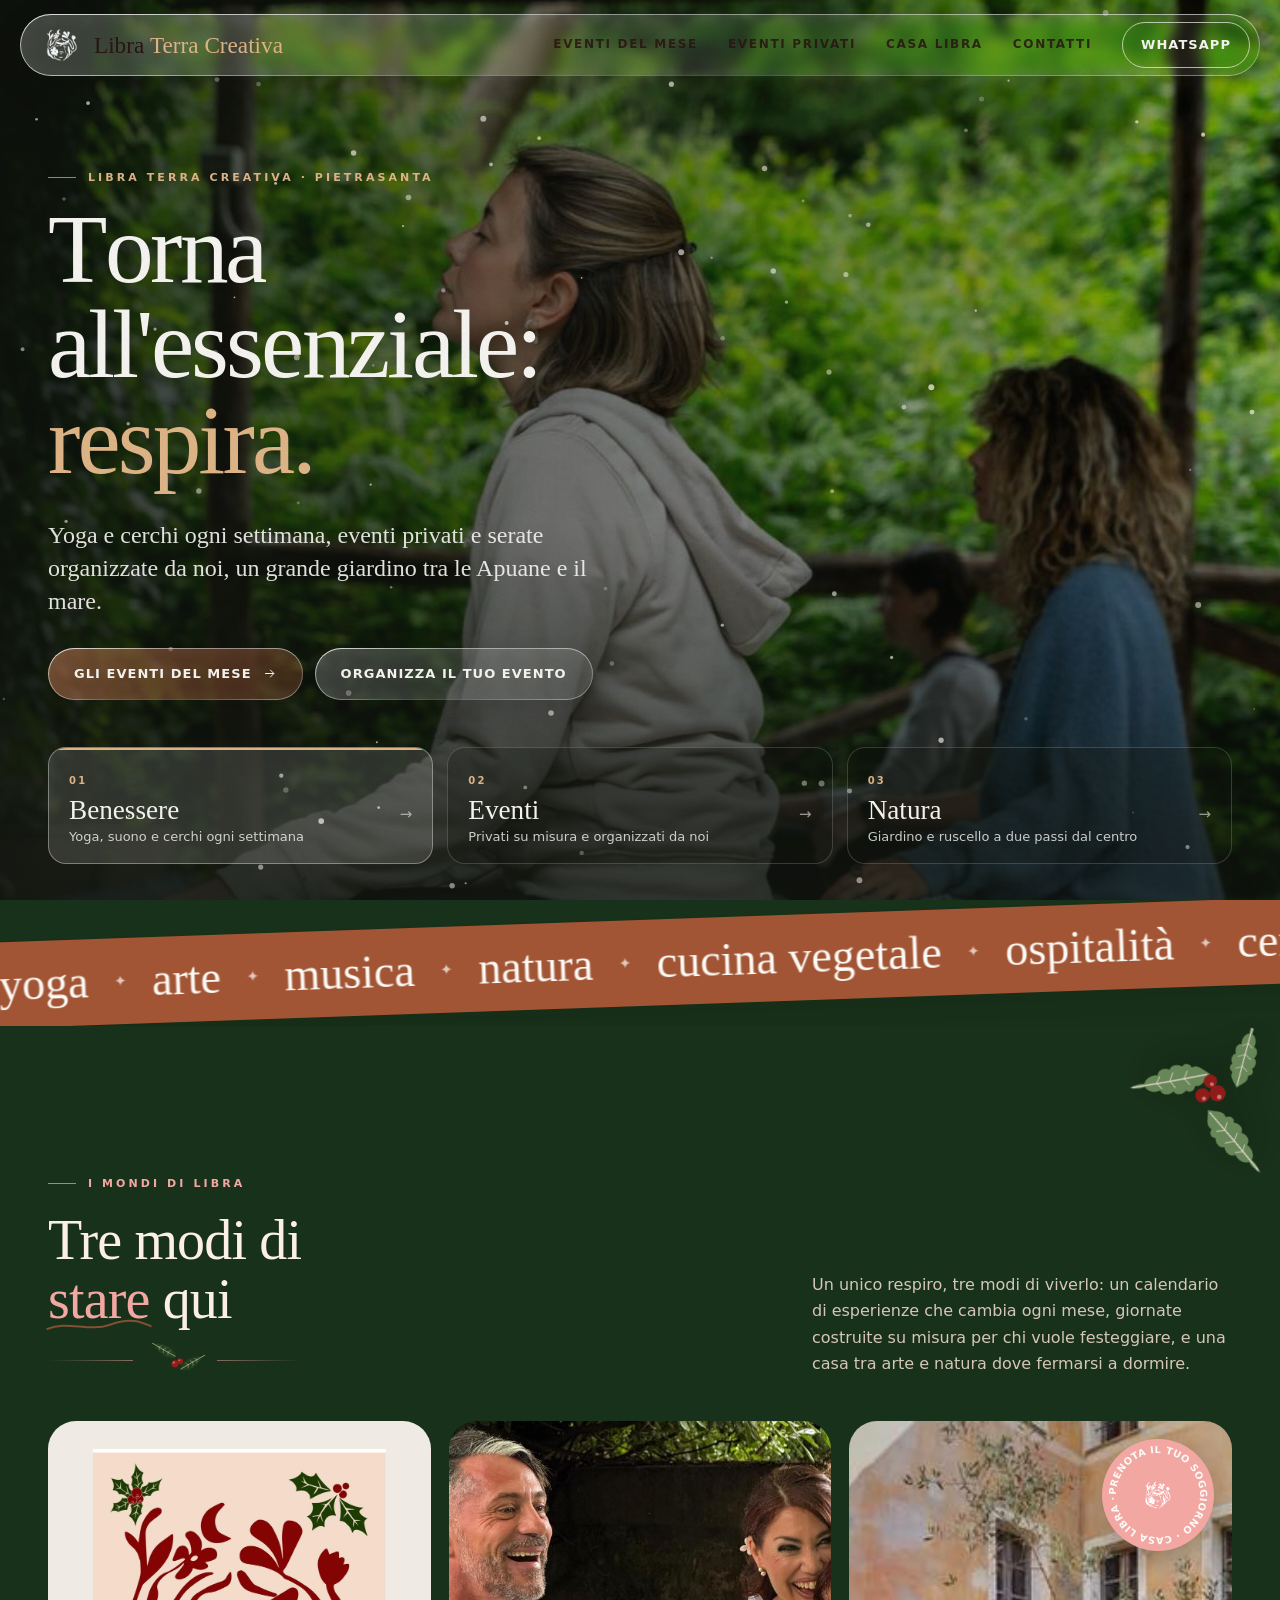
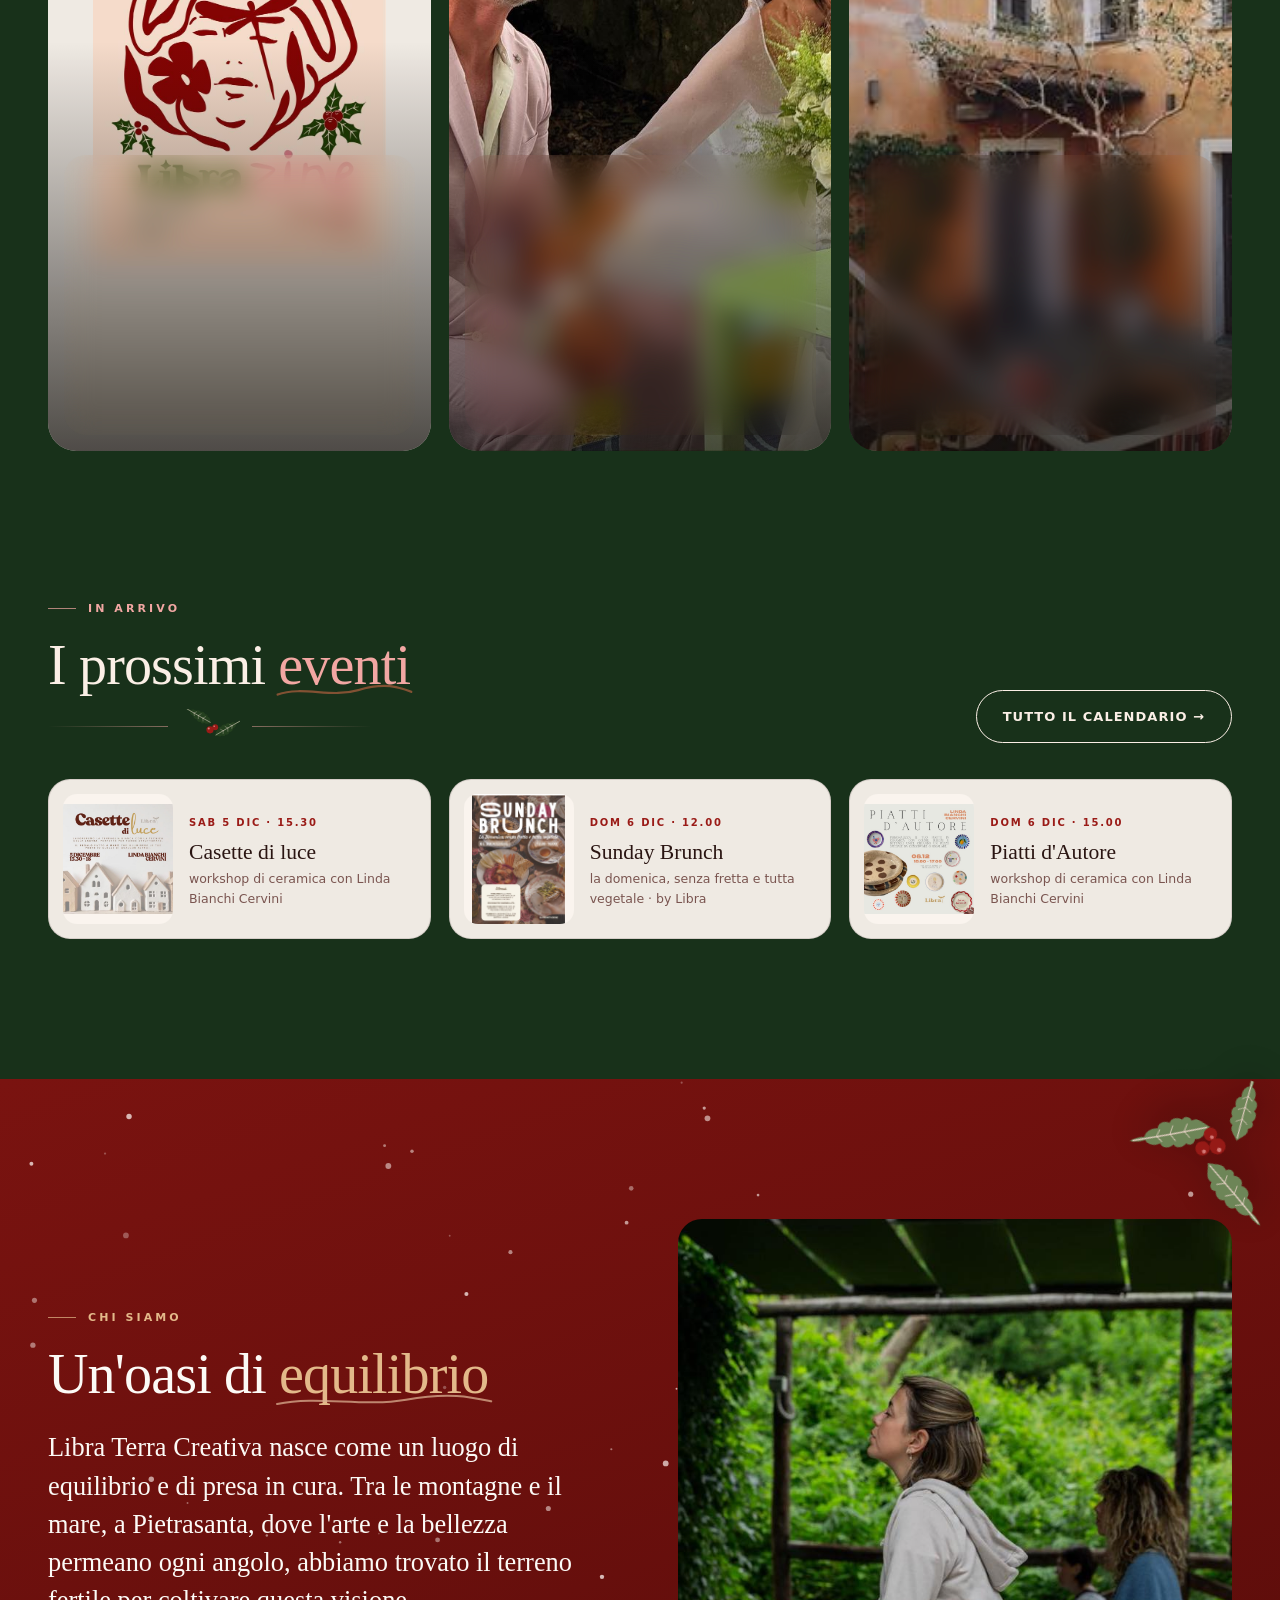
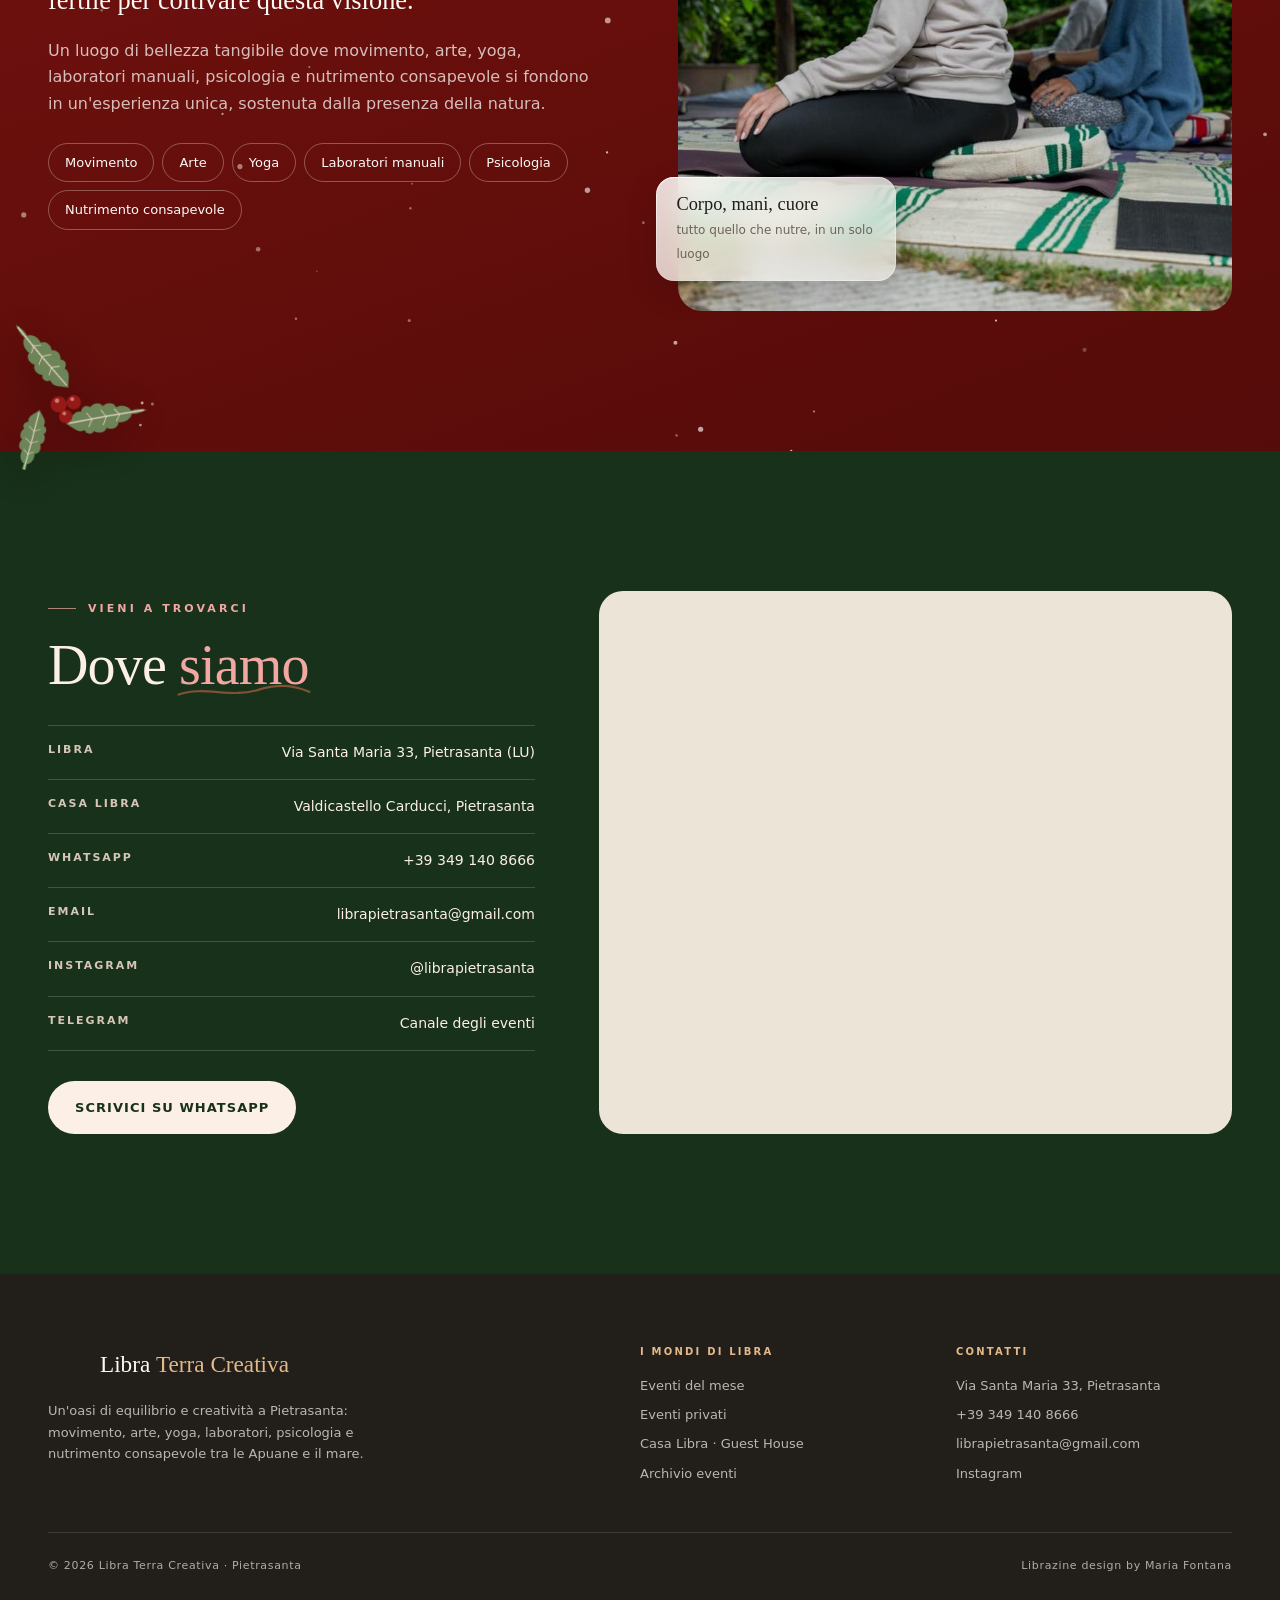
<file: index.html>
<!DOCTYPE html>
<html lang="it">
<head>
<meta charset="UTF-8">
<meta name="viewport" content="width=device-width, initial-scale=1.0">
<meta name="google-site-verification" content="0BUB01EGxjsv6JfbU2EGwY5yCZX7izy5K9K7Czx4veY" />
<title>Libra Terra Creativa · Pietrasanta</title>
<meta name="description" content="Libra Terra Creativa: un'oasi di equilibrio e creatività a Pietrasanta. Eventi del mese, eventi privati e Casa Libra, la guest house a Valdicastello Carducci.">
<meta property="og:title" content="Libra Terra Creativa · Pietrasanta">
<meta property="og:description" content="Uno spazio dove il tempo rallenta il suo passo. Eventi, eventi privati e Casa Libra.">
<meta property="og:type" content="website">
<meta property="og:site_name" content="Libra Terra Creativa">
<meta property="og:locale" content="it_IT">
<meta property="og:url" content="https://librapietrasanta.com/">
<meta property="og:image" content="https://librapietrasanta.com/assets/img/anteprime/home.jpg">
<meta property="og:image:width" content="1200">
<meta property="og:image:height" content="630">
<meta property="og:image:alt" content="Il portico di Libra illuminato la sera">
<meta name="twitter:card" content="summary_large_image">
<link rel="canonical" href="https://librapietrasanta.com/">
<meta name="theme-color" content="#F2ECE3">
<link rel="icon" type="image/png" href="/assets/img/pittogramma.png">
<link rel="preconnect" href="https://api.fontshare.com"><link rel="preconnect" href="https://cdn.fontshare.com" crossorigin>
<link rel="preload" as="style" href="https://api.fontshare.com/v2/css?f[]=gambarino@400&display=swap" onload="this.onload=null;this.rel='stylesheet'"><noscript><link rel="stylesheet" href="https://api.fontshare.com/v2/css?f[]=gambarino@400&display=swap"></noscript>
<link rel="preload" as="style" href="https://api.fontshare.com/v2/css?f[]=satoshi@400,500,700&display=swap" onload="this.onload=null;this.rel='stylesheet'"><noscript><link rel="stylesheet" href="https://api.fontshare.com/v2/css?f[]=satoshi@400,500,700&display=swap"></noscript>
<link rel="stylesheet" href="/assets/css/libra.css">
<link rel="stylesheet" href="/assets/css/libra-fx.css">
<script src="/assets/js/libra-fx.js"></script>
<script src="/assets/js/tema-natale.js"></script>
<style>
/* Palette · Home — terra, cotto e bosco */
:root{--sand:#F2ECE3;--linen:#FCFAF6;--stone:#E5DDD0;--clay:#A25534;--clay-dark:#7E3F22;--ochre:#E3B98A;--olive:#2E3A2C;--ink:#221E1A;--muted:#6C6458;--line:rgba(34,30,26,.13);}
/* HERO · "Torna all'essenziale": tre foto a tutto schermo che si alternano (benessere, eventi, natura)
   con uno zoom lento; la parola del titolo e le tre schede in basso cambiano insieme alla foto */
.h-hero{min-height:100svh;position:relative;overflow:hidden;display:flex;flex-direction:column;justify-content:center;padding:130px 0 170px;background:var(--olive);color:var(--linen);}
.hx-slides{position:absolute;inset:-14px;transform:translate3d(var(--px,0),var(--py,0),0);transition:transform 1.2s cubic-bezier(.2,.7,.3,1);}
.hx-slide{position:absolute;inset:0;margin:0;opacity:0;transition:opacity 1.6s ease;}
.hx-slide.on{opacity:1;}
.hx-slide img{width:100%;height:100%;object-fit:cover;transform:scale(1.12);transition:transform 9s linear;}
.hx-slide.on img{transform:scale(1);}
.hx-shade{position:absolute;inset:0;background:linear-gradient(90deg,rgba(18,22,16,.74) 0%,rgba(18,22,16,.42) 48%,rgba(18,22,16,.12) 100%),linear-gradient(0deg,rgba(18,22,16,.7) 0%,rgba(18,22,16,0) 42%);}
.hx-in{position:relative;z-index:2;width:100%;}
.h-hero .eyebrow{color:var(--ochre);}
.h-hero h1{font-family:var(--serif);font-weight:400;font-size:clamp(3.2rem,7.6vw,7rem);line-height:.92;letter-spacing:-.03em;margin:18px 0 24px;max-width:12ch;}
.hx-word{display:block;position:relative;height:1.02em;overflow:hidden;color:var(--ochre);}
.hx-word span{position:absolute;left:0;top:0;transition:transform 1s cubic-bezier(.2,.7,.3,1),opacity .8s;}
.hx-word span.out{transform:translateY(-105%);opacity:0;}
.hx-word span.in{transform:translateY(105%);opacity:0;}
.h-hero p{font-family:var(--serif);font-size:clamp(1.15rem,1.9vw,1.5rem);max-width:540px;line-height:1.38;color:rgba(252,250,246,.92);}
.h-cta{display:flex;gap:12px;flex-wrap:wrap;margin-top:30px;}
.h-cta .btn{border-radius:999px;}
/* le tre schede: passando sopra (o con il tocco) cambiano la foto; il clic porta alla sezione */
.hx-tabs{position:absolute;left:0;right:0;bottom:clamp(22px,4vh,40px);z-index:3;display:grid;grid-template-columns:repeat(3,1fr);gap:14px;}
.hx-tab{position:relative;display:block;padding:18px 20px 16px;border-radius:18px;color:var(--linen);background:rgba(18,22,16,.28);border:1px solid rgba(252,250,246,.18);-webkit-backdrop-filter:blur(10px);backdrop-filter:blur(10px);overflow:hidden;transition:background .4s,border-color .4s,transform .4s var(--ease);}
.hx-tab:hover,.hx-tab.on{background:rgba(252,250,246,.14);border-color:rgba(252,250,246,.38);}
.hx-tab:hover{transform:translateY(-3px);}
.hx-tab small{font-size:10px;letter-spacing:.22em;font-weight:700;color:var(--ochre);}
.hx-tab b{display:flex;justify-content:space-between;align-items:baseline;font-family:var(--serif);font-weight:400;font-size:1.7rem;line-height:1.1;margin:4px 0 2px;}
.hx-tab b i{font-style:normal;font-family:var(--sans);font-size:15px;opacity:.6;transition:transform .35s var(--ease),opacity .35s;}
.hx-tab:hover b i{transform:translateX(4px);opacity:1;}
.hx-tab span{display:block;font-size:13px;line-height:1.45;color:rgba(252,250,246,.82);}
.hx-bar{position:absolute;left:0;top:0;height:2px;width:100%;background:var(--ochre);transform:scaleX(0);transform-origin:left;}
.hx-tab.on .hx-bar{animation:hxBar var(--dur,6.5s) linear forwards;}
.hx-paused .hx-tab.on .hx-bar{animation:none;transform:scaleX(1);}
@keyframes hxBar{to{transform:scaleX(1);}}
@media(max-width:760px){
  .h-hero{justify-content:flex-start;padding:120px 0 150px;}
  .hx-shade{background:linear-gradient(180deg,rgba(18,22,16,.55) 0%,rgba(18,22,16,.35) 45%,rgba(18,22,16,.78) 100%);}
  .hx-tabs{gap:8px;}
  .hx-tab{padding:13px 12px 11px;border-radius:14px;}
  .hx-tab b{font-size:1.2rem;}
  .hx-tab b i,.hx-tab span,.hx-tab small{display:none;}
}
@media(prefers-reduced-motion:reduce){.hx-slide img,.hx-slide.on img{transform:none;transition:none;}.hx-slides{transition:none;}.hx-tab.on .hx-bar{animation:none;transform:scaleX(1);}}
/* TRE MONDI */
.worlds{padding:clamp(90px,11vw,140px) 0;}
.worlds-head{display:flex;justify-content:space-between;align-items:flex-end;gap:24px;flex-wrap:wrap;margin-bottom:44px;}
.doors{display:grid;grid-template-columns:repeat(3,1fr);gap:18px;}
.door{position:relative;border-radius:28px;overflow:hidden;min-height:clamp(460px,70vh,640px);display:flex;flex-direction:column;justify-content:flex-end;color:var(--linen);isolation:isolate;}
.door img{position:absolute;inset:0;width:100%;height:100%;object-fit:cover;z-index:-2;transition:transform 1.4s var(--ease);}
.door::after{content:'';position:absolute;inset:0;z-index:-1;background:linear-gradient(180deg,rgba(18,15,12,0) 35%,rgba(18,15,12,.72));transition:opacity .5s;}
.door:hover img{transform:scale(1.06);}
.door-in{margin:16px;border-radius:22px;padding:22px 24px;}
.door small{font-size:10px;letter-spacing:.22em;text-transform:uppercase;font-weight:700;color:var(--ochre);}
.door h3{font-family:var(--serif);font-weight:400;font-size:clamp(2rem,3vw,2.6rem);line-height:1;margin:8px 0 10px;}
.door p{font-size:14px;line-height:1.55;color:rgba(252,250,246,.9);}
.door .go{display:inline-flex;align-items:center;gap:10px;margin-top:16px;font-size:11px;letter-spacing:.16em;text-transform:uppercase;font-weight:700;}
.door .go i{width:34px;height:34px;border-radius:50%;background:var(--linen);color:var(--ink);display:grid;place-items:center;font-style:normal;transition:transform .4s var(--ease);}
.door:hover .go i{transform:translateX(4px) rotate(-45deg);}
.door.month{background:#EBAE93;}
.door.month img{object-fit:contain;padding:28px 28px 190px;transform-origin:center 30%;}
.door.month:hover img{transform:scale(1.03) rotate(-1.5deg);}
@media(max-width:980px){.doors{grid-template-columns:1fr;}.door{min-height:440px;}}
/* PROSSIMI EVENTI */
.upcoming{padding:0 0 clamp(90px,11vw,140px);}
.up-list{display:grid;grid-template-columns:repeat(3,1fr);gap:18px;margin-top:36px;}
@media(max-width:900px){.up-list{grid-template-columns:1fr;}}
.up{display:grid;grid-template-columns:110px 1fr;gap:16px;align-items:center;padding:14px;border-radius:22px;background:rgba(252,250,246,.75);border:1px solid var(--line);transition:all .3s var(--ease);}
.up:hover{background:#fff;transform:translateY(-3px);}
.up img{width:110px;height:130px;object-fit:cover;border-radius:14px;}
.up small{font-size:10px;letter-spacing:.18em;text-transform:uppercase;font-weight:700;color:var(--clay);}
.up h3{font-family:var(--serif);font-weight:400;font-size:1.35rem;line-height:1.1;margin:6px 0 4px;}
.up p{font-size:12.5px;color:var(--muted);}
/* CHI SIAMO */
.about{padding:clamp(90px,11vw,140px) 0;}
.about-grid{display:grid;grid-template-columns:1fr 1fr;gap:clamp(40px,6vw,90px);align-items:center;}
.about .lead{margin:24px 0 18px;}
.about-img{position:relative;}
.about-img img{width:100%;aspect-ratio:4/5;object-fit:cover;border-radius:24px;}
.about-img .tag{position:absolute;left:-22px;bottom:30px;border-radius:18px;padding:16px 20px;font-family:var(--serif);font-size:1.15rem;line-height:1.3;max-width:240px;color:var(--ink);}
.pillars{display:flex;flex-wrap:wrap;gap:8px;margin-top:26px;}
.pillars span{border:1px solid rgba(252,250,246,.3);border-radius:999px;padding:8px 16px;font-size:13px;}
@media(max-width:900px){.about-grid{grid-template-columns:1fr;}.about-img .tag{left:14px;}}
/* CONTATTI */
.contact{padding:clamp(90px,11vw,140px) 0;}
.contact-grid{display:grid;grid-template-columns:1fr 1.3fr;gap:clamp(30px,5vw,70px);align-items:stretch;}
@media(max-width:900px){.contact-grid{grid-template-columns:1fr;}}
</style>
</head>
<body>

<header class="nav" id="nav">
  <div class="wrap nav-in glass refract">
    <a href="/" class="brand" aria-label="Libra, home"><img src="/assets/img/pittogramma.png" alt=""><span>Libra <em>Terra Creativa</em></span></a>
    <nav class="nav-links" aria-label="Menu principale">
      <a href="/eventi/">Eventi del mese</a>
      <a href="/eventi-privati/">Eventi privati</a>
      <a href="/casa-libra/">Casa Libra</a>
      <a href="#contatti">Contatti</a>
      <a href="#" data-wa class="btn btn-light">WhatsApp</a>
    </nav>
    <button class="burger" id="burger" aria-label="Apri il menu" aria-expanded="false"><span></span><span></span></button>
  </div>
</header>
<div class="mmenu glass" id="mmenu"><a href="/eventi/">Eventi del mese</a><a href="/eventi-privati/">Eventi privati</a><a href="/casa-libra/">Casa Libra</a><a href="#chi-siamo">Chi siamo</a><a href="#contatti">Contatti</a></div>

<main id="contenuto">
<!-- HERO · Torna all'essenziale -->
<section class="h-hero" id="top">
  <!-- le tre foto: su telefono la versione verticale (-m), su computer quella grande -->
  <div class="hx-slides" aria-hidden="true">
    <figure class="hx-slide on"><picture><source media="(max-width: 760px)" srcset="/assets/img/privati/yoga-m.jpg"><img src="/assets/img/privati/yoga.jpg" alt="" fetchpriority="high" style="object-position:center 35%"></picture></figure>
    <figure class="hx-slide"><picture><source media="(max-width: 760px)" srcset="/assets/img/home/eventi-portico-m.jpg"><img src="/assets/img/home/eventi-giardino.jpg" alt="" decoding="async" style="object-position:center 55%"></picture></figure>
    <figure class="hx-slide"><picture><source media="(max-width: 760px)" srcset="/assets/img/privati/sentiero-m.jpg"><img src="/assets/img/home/natura-terrazzo.jpg" alt="" decoding="async" style="object-position:center 40%"></picture></figure>
  </div>
  <div class="hx-shade" aria-hidden="true"></div>
  <div class="wrap hx-in">
    <span class="eyebrow fade-up" style="--d:.1s">Libra Terra Creativa · Pietrasanta</span>
    <h1><span class="split">Torna all'essenziale:</span> <span class="hx-word" id="hxWord" aria-live="polite"><span>respira.</span></span></h1>
    <p class="fade-up" style="--d:1.1s">Yoga e cerchi ogni settimana, eventi privati e serate organizzate da noi, un grande giardino tra le Apuane e il mare.</p>
    <div class="h-cta fade-up" style="--d:1.3s">
      <a href="/eventi/" class="btn glass warm refract">Gli eventi del mese <svg viewBox="0 0 24 24" fill="none" stroke="currentColor" stroke-width="1.6"><path d="M5 12h14M13 6l6 6-6 6"/></svg></a>
      <a href="/eventi-privati/" class="btn glass refract">Organizza il tuo evento</a>
    </div>
  </div>
  <nav class="hx-tabs wrap fade-up" style="--d:1.5s" aria-label="I mondi di Libra">
    <a class="hx-tab on" href="/eventi/#fissi" data-word="respira."><i class="hx-bar"></i><small>01</small><b>Benessere <i>→</i></b><span>Yoga, suono e cerchi ogni settimana</span></a>
    <a class="hx-tab" href="/eventi-privati/" data-word="celebra."><i class="hx-bar"></i><small>02</small><b>Eventi <i>→</i></b><span>Privati su misura e organizzati da noi</span></a>
    <a class="hx-tab" href="#chi-siamo" data-word="senti."><i class="hx-bar"></i><small>03</small><b>Natura <i>→</i></b><span>Giardino e ruscello a due passi dal centro</span></a>
  </nav>
</section>

<div class="ribbon-wrap"><div class="ribbon clay" data-ribbon="yoga · arte · musica · natura · cucina vegetale · ospitalità · cerchi · suono · respiro"></div></div>

<!-- I TRE MONDI -->
<section class="worlds" id="mondi">
  <div class="wrap">
    <div class="worlds-head rv">
      <div>
        <span class="eyebrow">I mondi di Libra</span>
        <h2 class="h2">Tre modi di<br><em>stare</em> qui</h2>
      </div>
      <p class="muted" style="max-width:420px">Un unico respiro, tre modi di viverlo: un calendario di esperienze che cambia ogni mese, giornate costruite su misura per chi vuole festeggiare, e una casa tra arte e natura dove fermarsi a dormire.</p>
    </div>
    <div class="doors">
      <a class="door month rv" href="/eventi/" id="doorMonth"><img loading="lazy" src="/assets/img/librazine/2026-12/1.jpg" srcset="/assets/img/librazine/2026-12/1-m.jpg 760w, /assets/img/librazine/2026-12/1.jpg 1140w" sizes="(max-width: 900px) 92vw, 40vw" alt="La Librazine del mese"><div class="door-in glass"><small id="doorMonthLbl">Eventi del mese</small><h3>Il calendario di Libra</h3><p>Ceramica, suono, laboratori, brunch: tutto quello che succede questo mese, con la Librazine da sfogliare.</p><span class="go">Apri il calendario <i>→</i></span></div></a>
      <a class="door rv" href="/eventi-privati/"><img loading="lazy" src="/assets/img/privati/sposi.jpg" srcset="/assets/img/privati/sposi-m.jpg 760w, /assets/img/privati/sposi.jpg 1200w" sizes="(max-width: 900px) 92vw, 40vw" alt="Una coppia di sposi nel giardino di Libra" style="object-position:center 30%"><div class="door-in glass"><small>Eventi privati</small><h3>La tua festa la scrivi tu</h3><p>Matrimoni intimi, cene private, compleanni, ritiri e team building, in 600 mq tra giardino, portico e sale.</p><span class="go">Scopri lo spazio <i>→</i></span></div></a>
      <a class="door rv" href="/casa-libra/"><span class="stamp" data-stamp="prenota il tuo soggiorno · Casa Libra · "></span><img loading="lazy" src="/casa-libra/assets/img/facciata.jpg" srcset="/casa-libra/assets/img/facciata-m.jpg 760w, /casa-libra/assets/img/facciata.jpg 2000w" sizes="(max-width: 900px) 92vw, 40vw" alt="La facciata di Casa Libra a Valdicastello Carducci" style="object-position:40% center"><div class="door-in glass"><small>Casa Libra · Guest House</small><h3>Una casa tra arte e poesia</h3><p>Due suite e una camera matrimoniale a Valdicastello Carducci, accanto alla casa natale del poeta. Colazione inclusa.</p><span class="go">Prenota il soggiorno <i>→</i></span></div></a>
    </div>
  </div>
</section>

<!-- PROSSIMI EVENTI (letti da /eventi/dati.js) -->
<section class="upcoming" id="prossimi">
  <div class="wrap">
    <div class="worlds-head rv" style="margin-bottom:0">
      <div><span class="eyebrow">In arrivo</span><h2 class="h2">I prossimi <em>eventi</em></h2></div>
      <a href="/eventi/" class="btn btn-line" style="border-radius:999px">Tutto il calendario →</a>
    </div>
    <div class="up-list" id="upList"></div>
  </div>
</section>

<!-- CHI SIAMO -->
<section class="about dark" id="chi-siamo">
  <div class="wrap about-grid">
    <div class="rv">
      <span class="eyebrow">Chi siamo</span>
      <h2 class="h2">Un'oasi di <em>equilibrio</em></h2>
      <p class="lead" style="color:var(--linen)">Libra Terra Creativa nasce come un luogo di equilibrio e di presa in cura. Tra le montagne e il mare, a Pietrasanta, dove l'arte e la bellezza permeano ogni angolo, abbiamo trovato il terreno fertile per coltivare questa visione.</p>
      <p class="muted">Un luogo di bellezza tangibile dove movimento, arte, yoga, laboratori manuali, psicologia e nutrimento consapevole si fondono in un'esperienza unica, sostenuta dalla presenza della natura.</p>
      <div class="pillars"><span>Movimento</span><span>Arte</span><span>Yoga</span><span>Laboratori manuali</span><span>Psicologia</span><span>Nutrimento consapevole</span></div>
    </div>
    <div class="about-img rv">
      <img src="/assets/img/privati/yoga.jpg" srcset="/assets/img/privati/yoga-m.jpg 760w, /assets/img/privati/yoga.jpg 1114w" sizes="(max-width: 900px) 92vw, 40vw" alt="Una pratica di yoga nel giardino di Libra" loading="lazy">
      <div class="tag glass light-ink" style="background:linear-gradient(135deg,rgba(252,250,246,.85),rgba(252,250,246,.6))">Corpo, mani, cuore<br><small style="font-family:var(--sans);font-size:12px;color:var(--muted)">tutto quello che nutre, in un solo luogo</small></div>
    </div>
  </div>
</section>

<!-- CONTATTI -->
<section class="contact" id="contatti">
  <div class="wrap contact-grid">
    <div class="rv">
      <span class="eyebrow">Vieni a trovarci</span>
      <h2 class="h2">Dove <em>siamo</em></h2>
      <ul class="contact-list">
        <li><span>Libra</span>Via Santa Maria 33, Pietrasanta (LU)</li>
        <li><span>Casa Libra</span>Valdicastello Carducci, Pietrasanta</li>
        <li><span>WhatsApp</span><a href="#" data-wa>+39 349 140 8666</a></li>
        <li><span>Email</span><a href="mailto:librapietrasanta@gmail.com">librapietrasanta@gmail.com</a></li>
        <li><span>Instagram</span><a href="https://www.instagram.com/librapietrasanta" target="_blank" rel="noopener">@librapietrasanta</a></li>
        <li><span>Telegram</span><a href="https://t.me/+ZI55kD1rIlM0MTBk" target="_blank" rel="noopener">Canale degli eventi</a></li>
      </ul>
      <a href="#" data-wa class="btn btn-solid" style="border-radius:999px">Scrivici su WhatsApp</a>
    </div>
    <div class="map rv" style="border-radius:24px;overflow:hidden"><iframe src="https://www.google.com/maps?q=Via+Santa+Maria+33,+Pietrasanta+LU&output=embed" loading="lazy" referrerpolicy="no-referrer-when-downgrade" title="Mappa: Libra Terra Creativa, Pietrasanta"></iframe></div>
  </div>
</section>

</main>

<footer class="foot">
  <div class="wrap">
    <div class="foot-grid">
      <div><a href="/" class="brand"><img src="/assets/img/pittogramma.png" alt=""><span>Libra <em>Terra Creativa</em></span></a><p style="margin-top:16px;max-width:380px">Un'oasi di equilibrio e creatività a Pietrasanta: movimento, arte, yoga, laboratori, psicologia e nutrimento consapevole tra le Apuane e il mare.</p></div>
      <div><h3>I mondi di Libra</h3><ul><li><a href="/eventi/">Eventi del mese</a></li><li><a href="/eventi-privati/">Eventi privati</a></li><li><a href="/casa-libra/">Casa Libra · Guest House</a></li><li><a href="/eventi/archivio/">Archivio eventi</a></li></ul></div>
      <div><h3>Contatti</h3><ul><li>Via Santa Maria 33, Pietrasanta</li><li><a href="tel:+393491408666">+39 349 140 8666</a></li><li><a href="mailto:librapietrasanta@gmail.com">librapietrasanta@gmail.com</a></li><li><a href="https://www.instagram.com/librapietrasanta" target="_blank" rel="noopener">Instagram</a></li></ul></div>
    </div>
    <div class="foot-bottom"><span>© <span data-year>2026</span> Libra Terra Creativa · Pietrasanta</span><span>Librazine design by Maria Fontana</span></div>
  </div>
</footer>

<div class="mbar glass" id="mbar" role="region" aria-label="Azioni rapide"><div><b>Libra Terra Creativa</b>eventi · eventi privati · Casa Libra</div><a href="/eventi/" class="btn btn-clay">Eventi</a></div>

<script src="/assets/js/libra.js"></script>
<script>
/* HERO · le tre foto si alternano ogni 6,5 secondi; passando sopra una scheda (o toccandola) si ferma su quella.
   Parte solo dopo l'apertura con la libellula e si ferma quando la prima schermata non si vede. */
(function(){
  var hero=document.getElementById('top'),slides=[].slice.call(hero.querySelectorAll('.hx-slide')),tabs=[].slice.call(hero.querySelectorAll('.hx-tab'));
  var word=document.getElementById('hxWord'),cur=0,timer=null,hold=false,visible=true,DUR=6500;
  var still=window.matchMedia('(prefers-reduced-motion: reduce)').matches;
  hero.style.setProperty('--dur',DUR+'ms');
  function show(i){
    if(i===cur)return;
    slides[cur].classList.remove('on');tabs[cur].classList.remove('on');
    cur=i;slides[i].classList.add('on');
    void tabs[i].offsetWidth;tabs[i].classList.add('on');            // fa ripartire la barra di avanzamento
    /* tutte le parole già presenti escono (anche quelle a metà, se si passa veloce tra le schede);
       ne resta al massimo una in uscita, così non si sovrappongono mai */
    var olds=[].slice.call(word.children);
    olds.forEach(function(o,k){
      if(k<olds.length-1){o.remove();return;}
      o.className='out';setTimeout(function(){o.remove();},1000);
    });
    var nw=document.createElement('span');
    nw.textContent=tabs[i].dataset.word;nw.className='in';word.appendChild(nw);
    requestAnimationFrame(function(){requestAnimationFrame(function(){if(nw.className==='in')nw.className='';});});
  }
  function plan(){clearTimeout(timer);if(still||hold)return;timer=setTimeout(function(){
    if(!visible||document.hidden||document.documentElement.classList.contains('intro-run')){plan();return;}
    show((cur+1)%slides.length);plan();},DUR);}
  tabs.forEach(function(t,i){
    t.addEventListener('pointerenter',function(e){if(e.pointerType!=='mouse')return;hold=true;hero.classList.add('hx-paused');show(i);clearTimeout(timer);});
    t.addEventListener('pointerleave',function(e){if(e.pointerType!=='mouse')return;hold=false;hero.classList.remove('hx-paused');plan();});
    t.addEventListener('focus',function(){show(i);});
  });
  new IntersectionObserver(function(es){visible=es[0].isIntersecting;},{threshold:.2}).observe(hero);
  /* la foto si sposta appena con il mouse */
  if(!still&&window.matchMedia('(hover:hover) and (pointer:fine)').matches){
    hero.addEventListener('pointermove',function(e){var r=hero.getBoundingClientRect();
      hero.style.setProperty('--px',((e.clientX/r.width-.5)*-14).toFixed(1)+'px');hero.style.setProperty('--py',(((e.clientY-r.top)/r.height-.5)*-10).toFixed(1)+'px');},{passive:true});
  }
  if(still)hero.classList.add('hx-paused');
  plan();
})();
</script>
<script src="/eventi/dati.js"></script>
<script>
/* Prossimi 3 eventi del mese, dagli stessi dati della pagina /eventi/ */
(function(){
  if(typeof EVENTI==='undefined')return;
  var now=new Date(),G=['dom','lun','mar','mer','gio','ven','sab'],M=['gen','feb','mar','apr','mag','giu','lug','ago','set','ott','nov','dic'];
  document.getElementById('doorMonthLbl').textContent='Eventi di '+MESE.nome+' '+MESE.anno;
  var next=[];
  EVENTI.forEach(function(ev){ev.when.some(function(w){var s=new Date(w[0]),e=new Date(w[1]);if(e>now){next.push({ev:ev,s:s});return true;}});});
  next.sort(function(a,b){return a.s-b.s;});
  var box=document.getElementById('upList');
  next.slice(0,3).forEach(function(n){
    var a=document.createElement('a');a.className='up rv';a.href='/eventi/#ev-'+n.ev.id;
    a.innerHTML='<img src="'+IMG+n.ev.img.replace(/\.jpg$/,"-m.jpg")+'" alt="" loading="lazy"'+(n.ev.contain?' style="object-fit:contain;background:#FAF4EE"':'')+'><div><small>'+G[n.s.getDay()]+' '+n.s.getDate()+' '+M[n.s.getMonth()]+' · '+n.s.getHours()+'.'+('0'+n.s.getMinutes()).slice(-2)+'</small><h3></h3><p></p></div>';
    a.querySelector('h3').textContent=n.ev.titolo;a.querySelector('p').textContent=n.ev.chi;box.appendChild(a);
  });
  if(!next.length)document.getElementById('prossimi').style.display='none';
  window.libraReveal(box);
})();
</script>
</body>
</html>
</file>
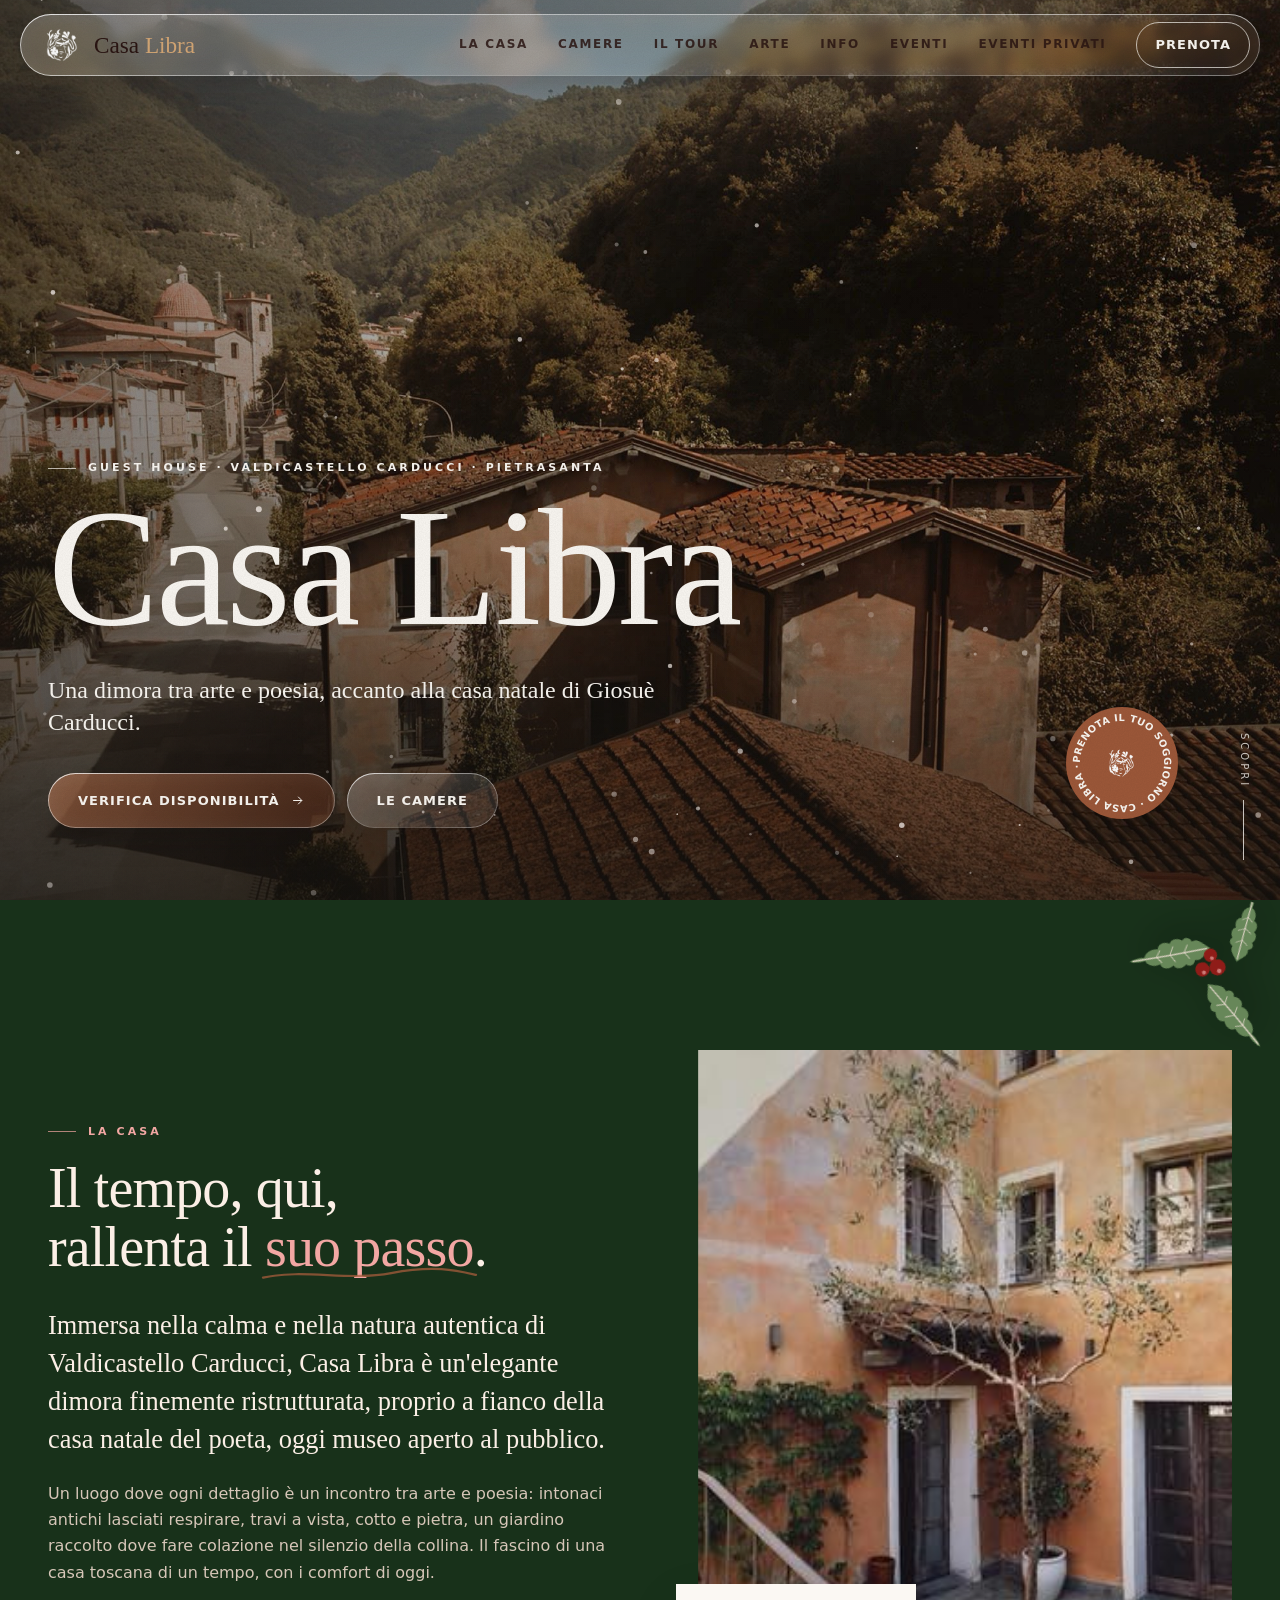
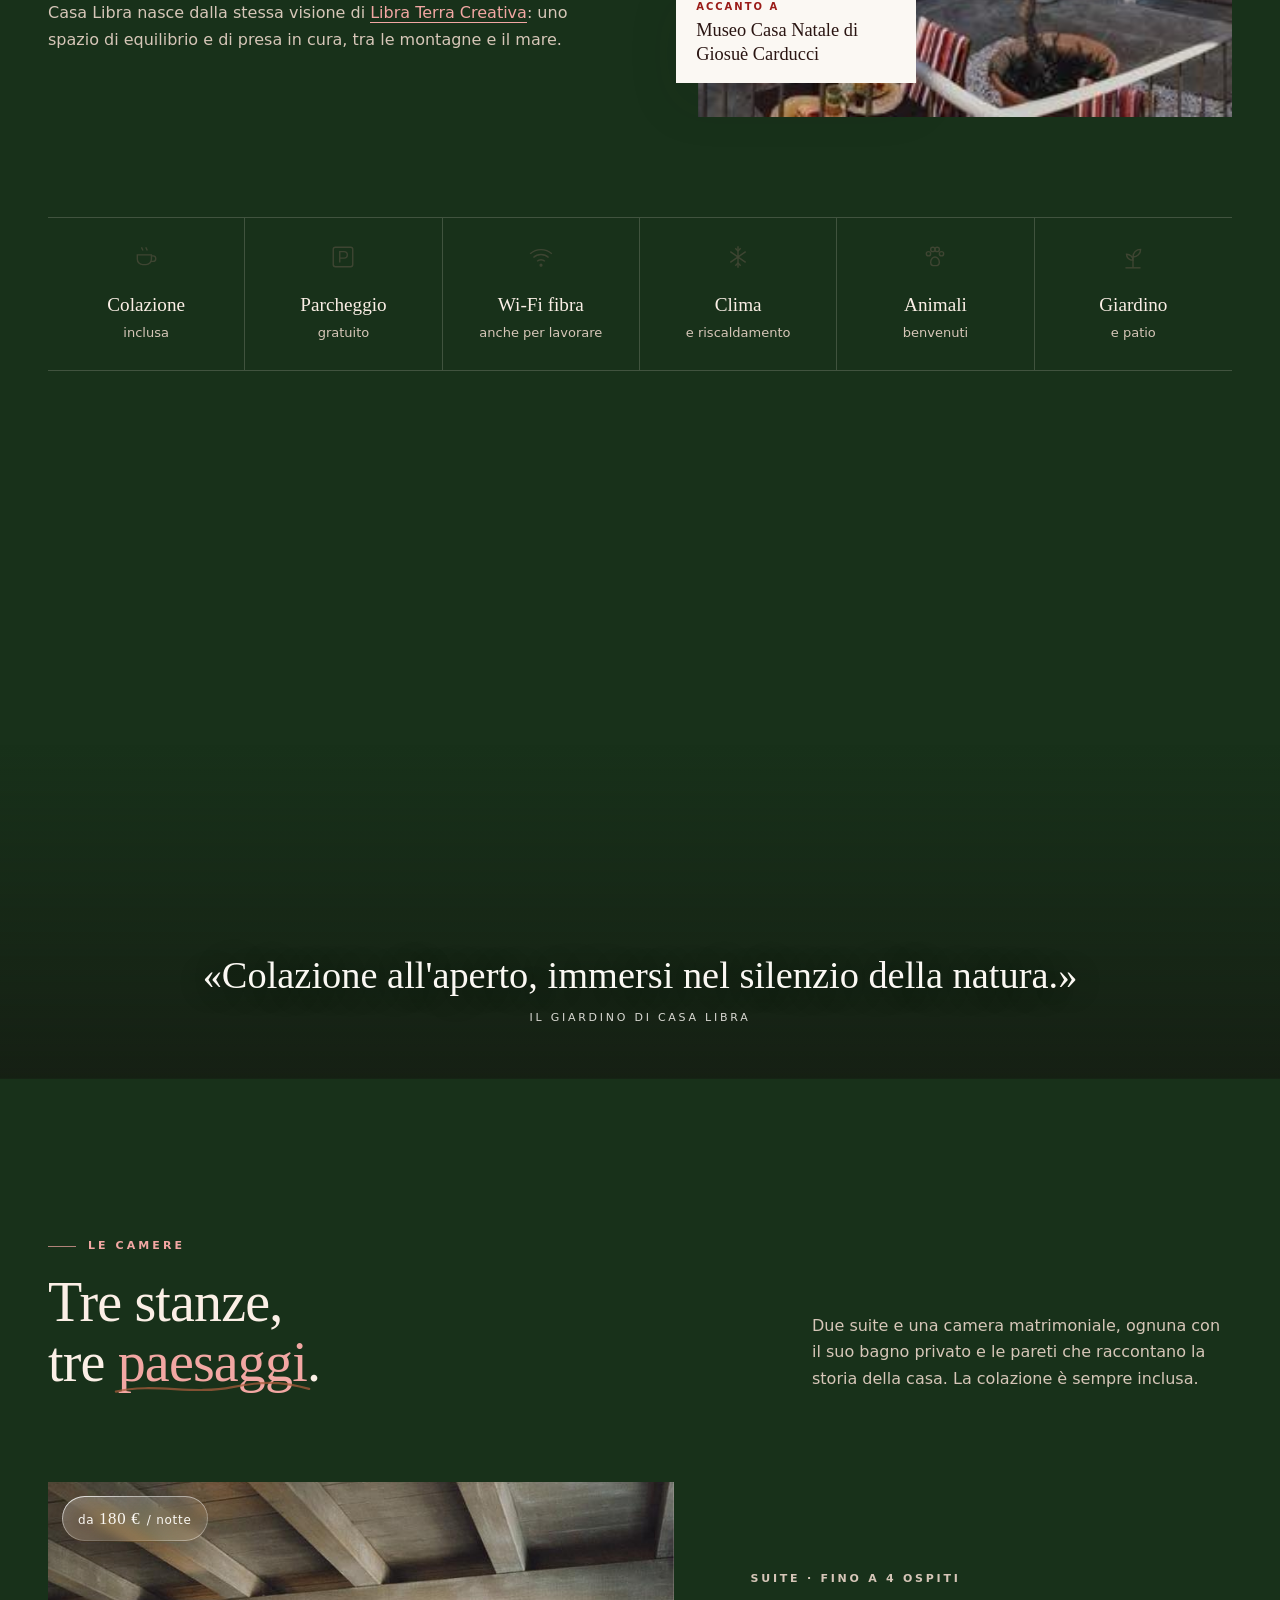
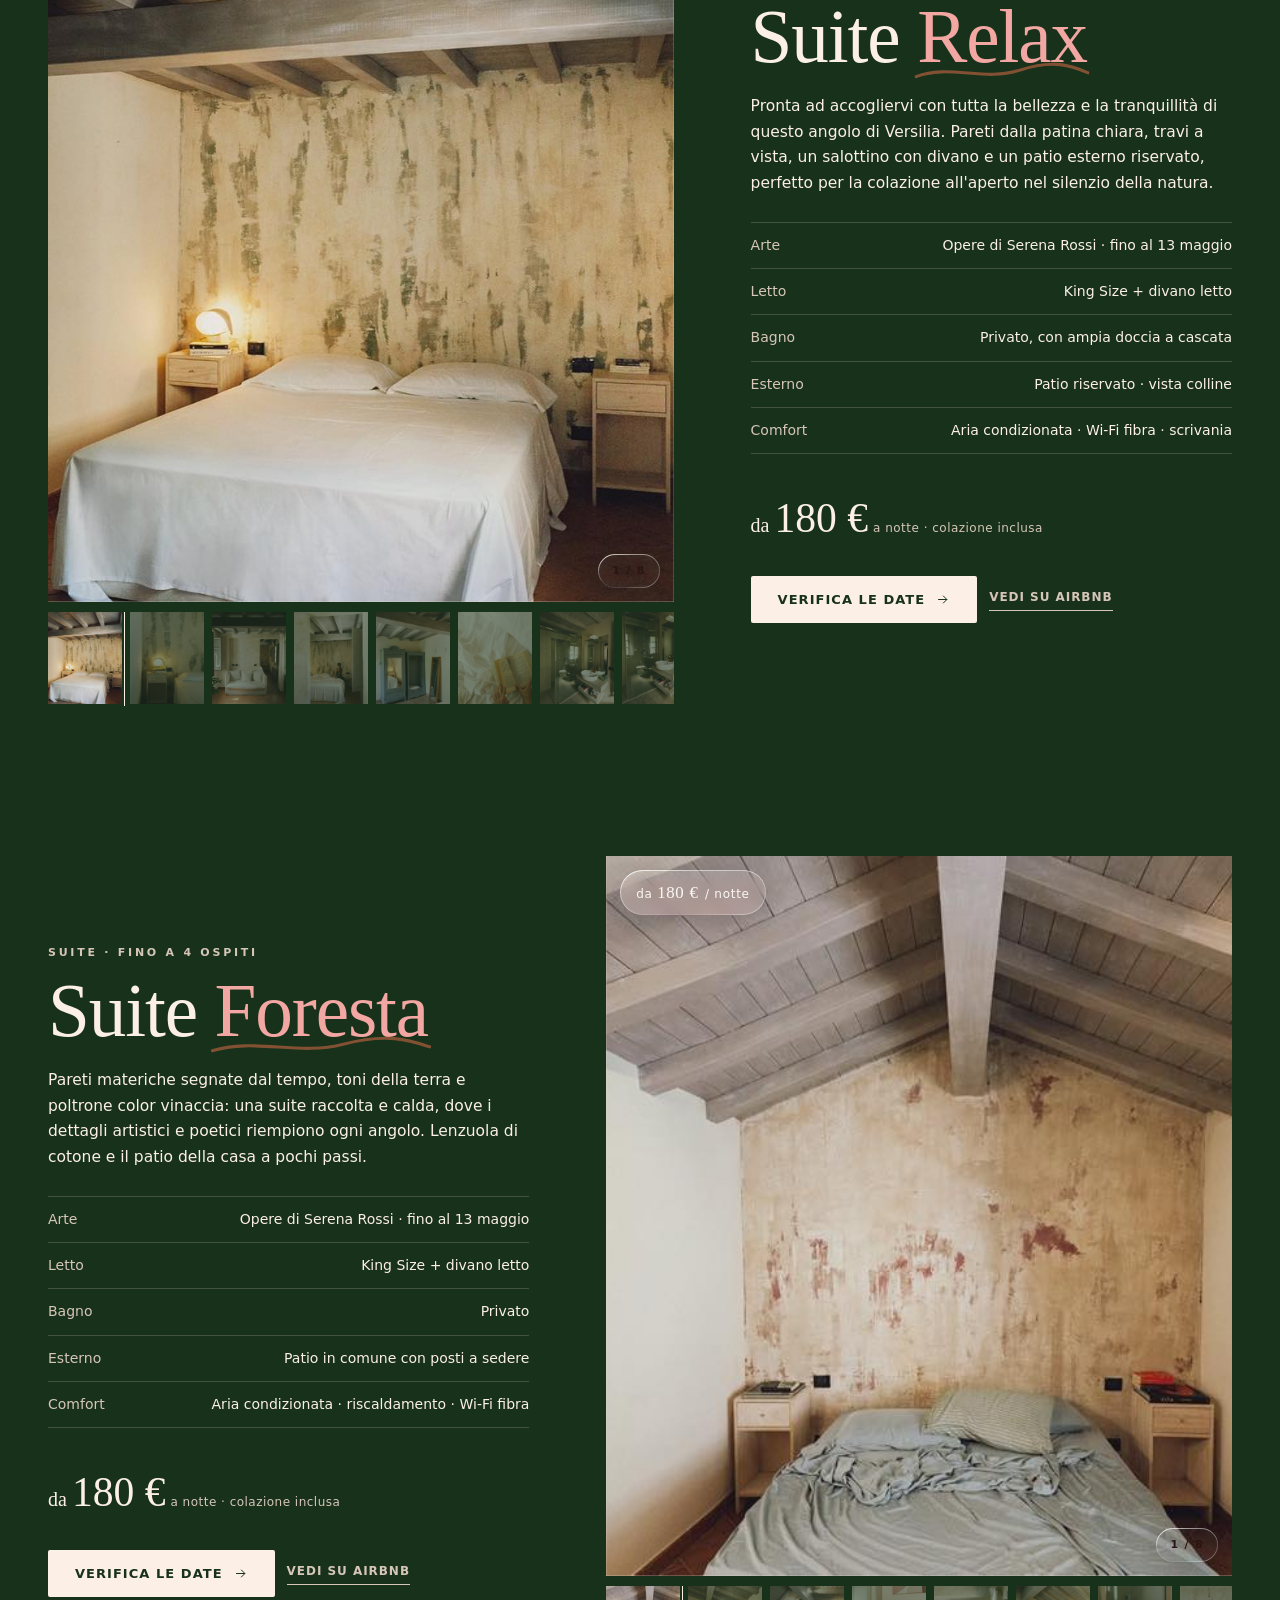
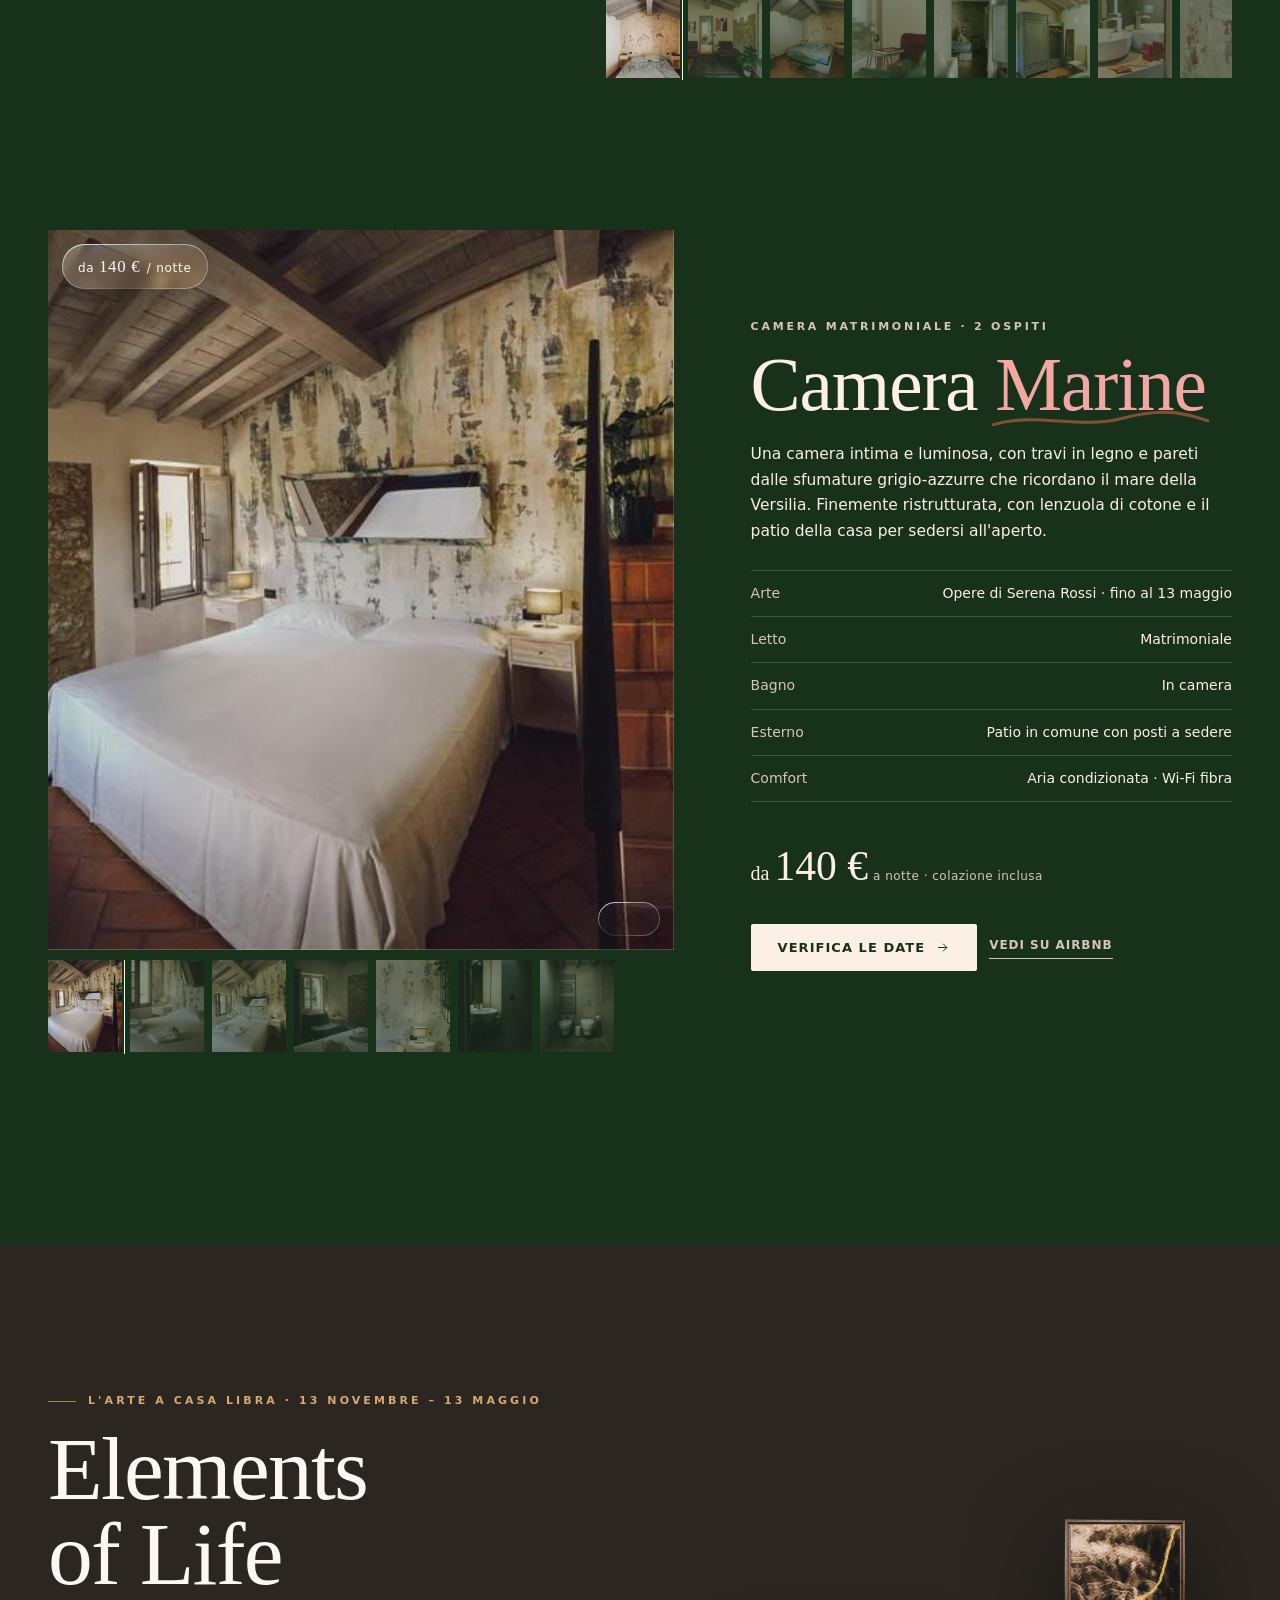
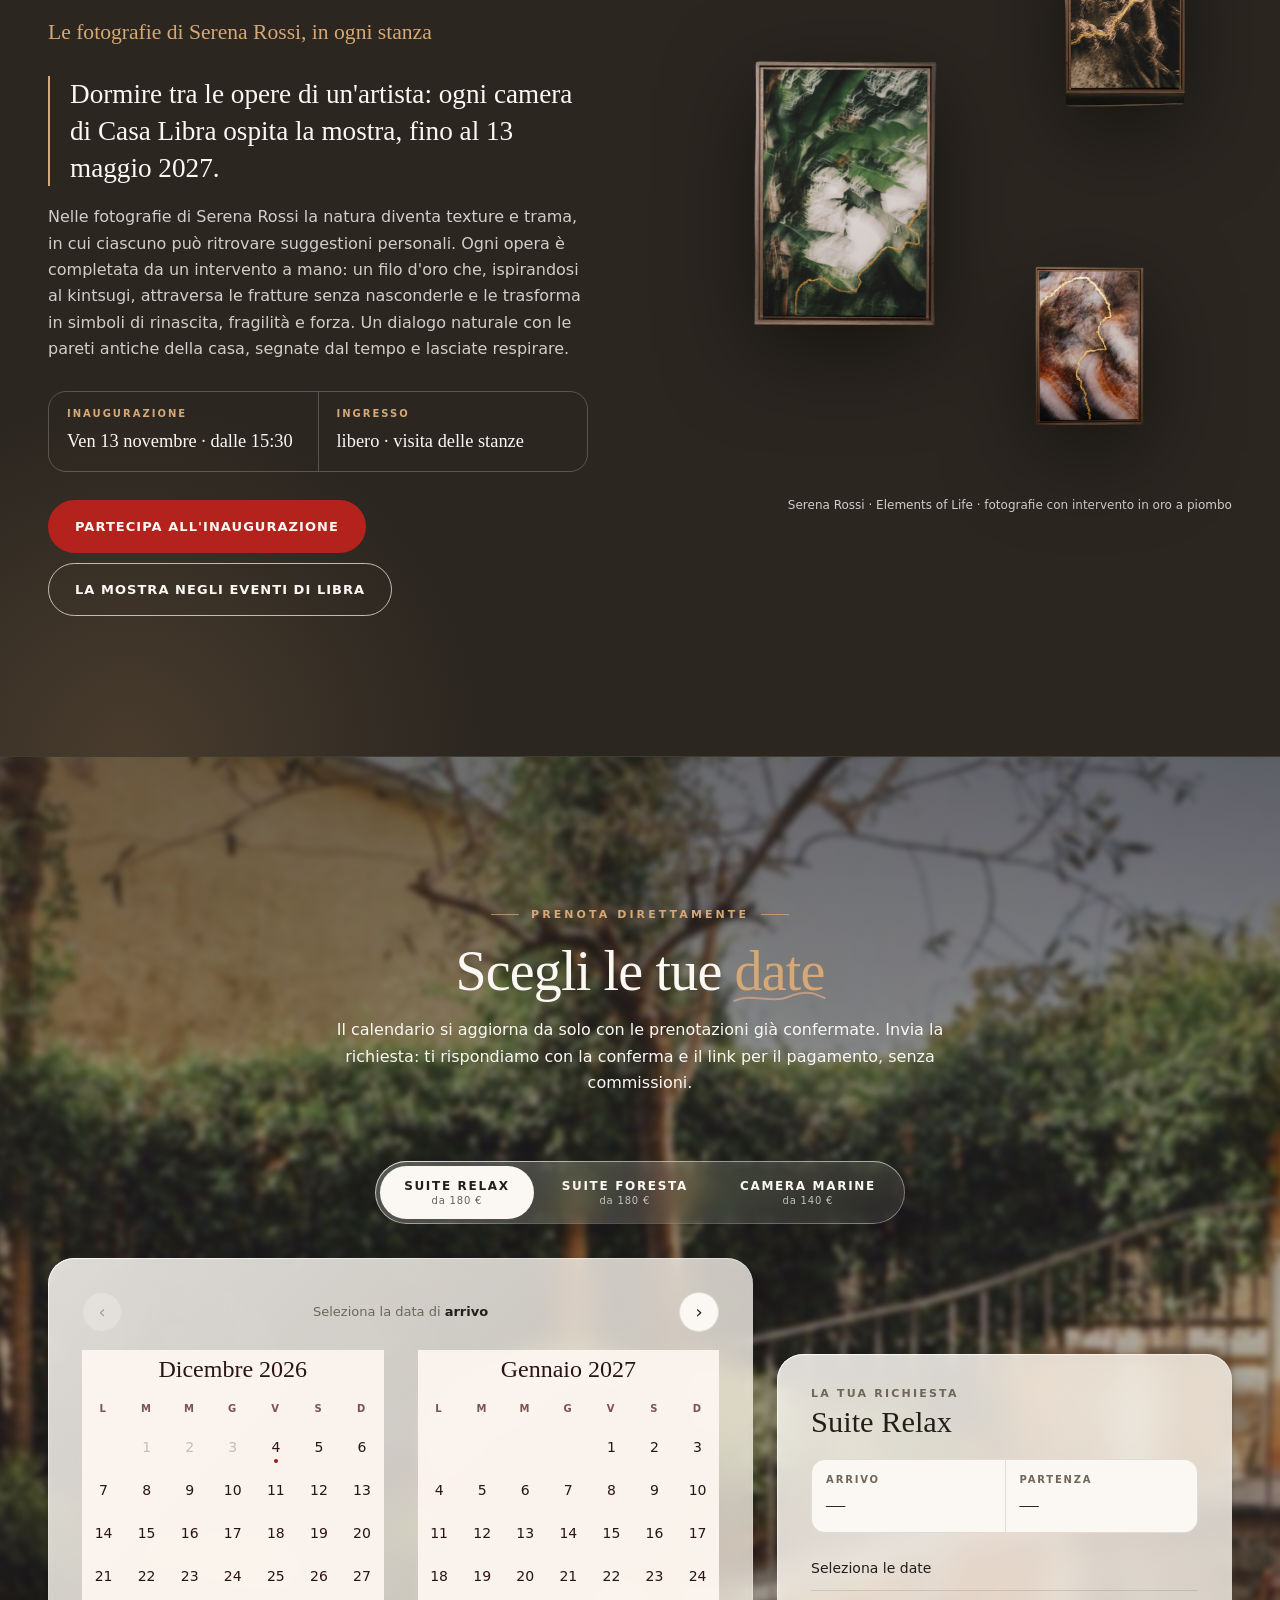
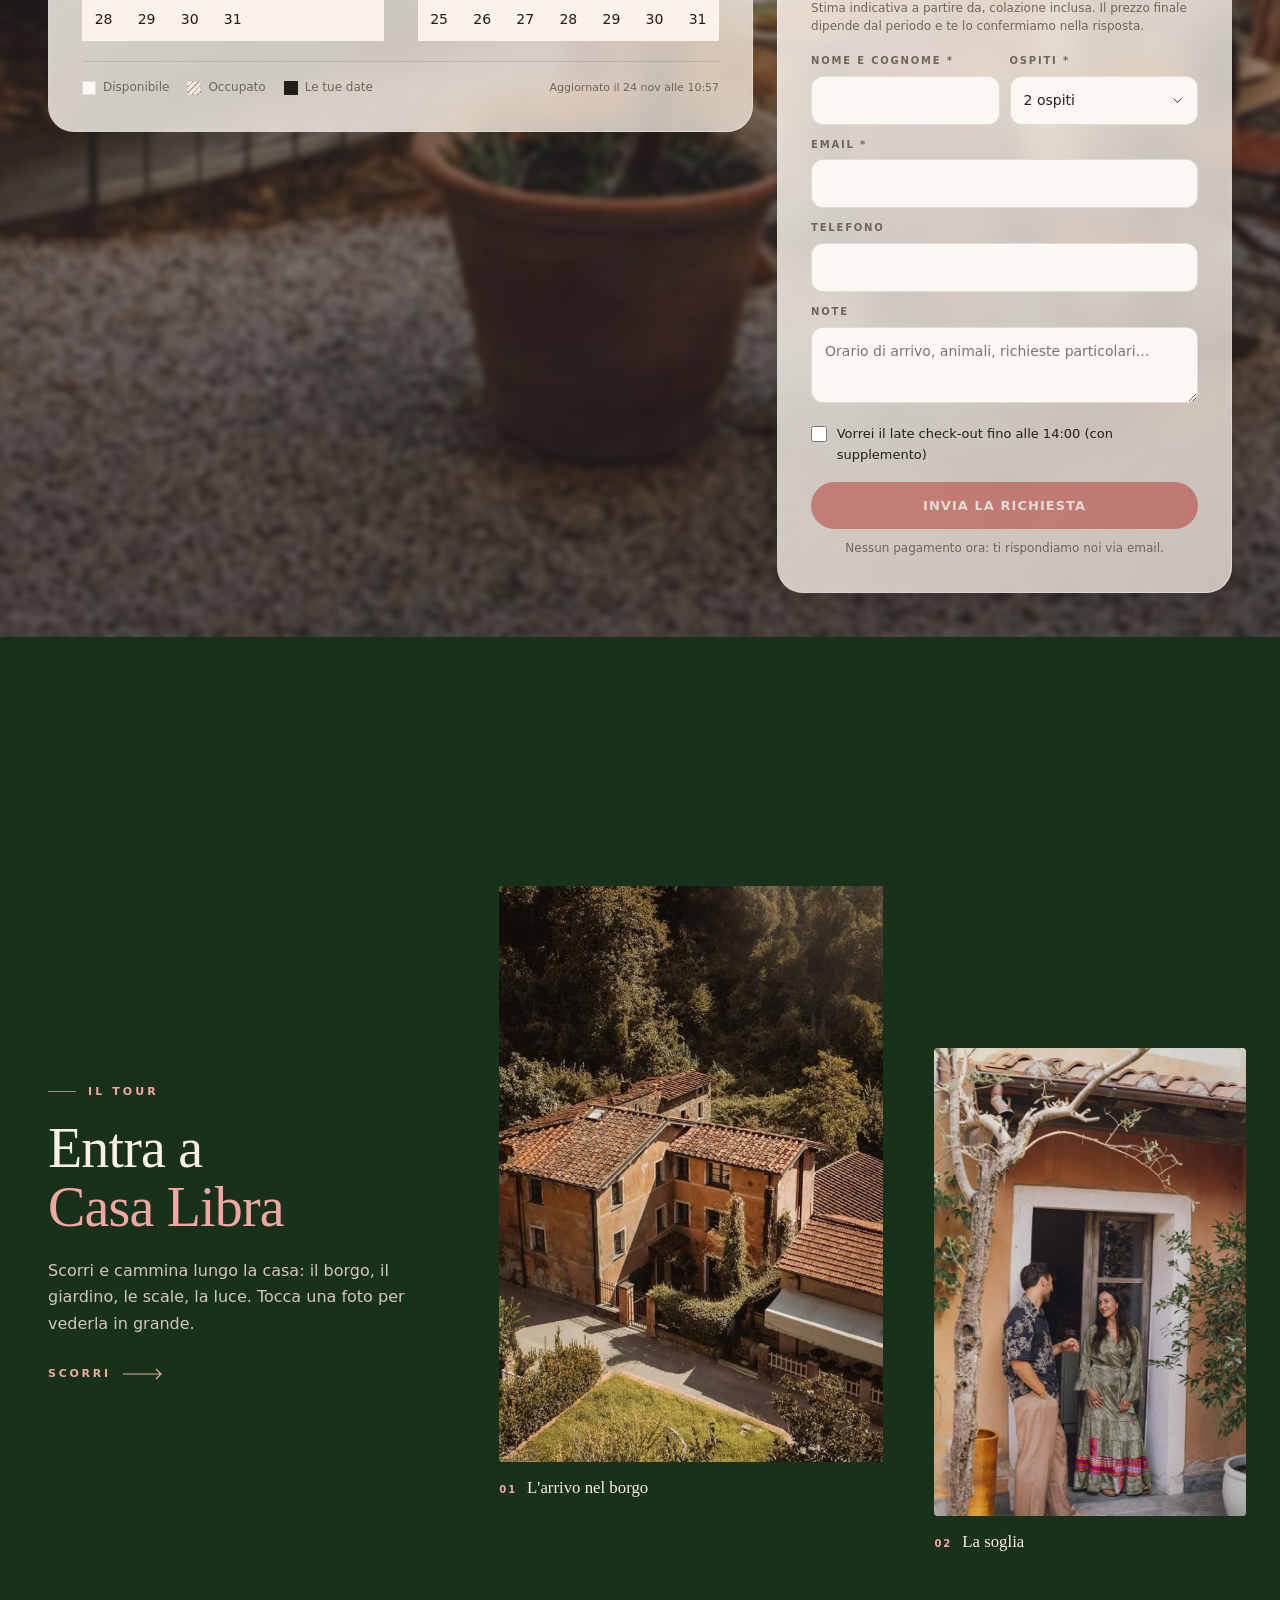
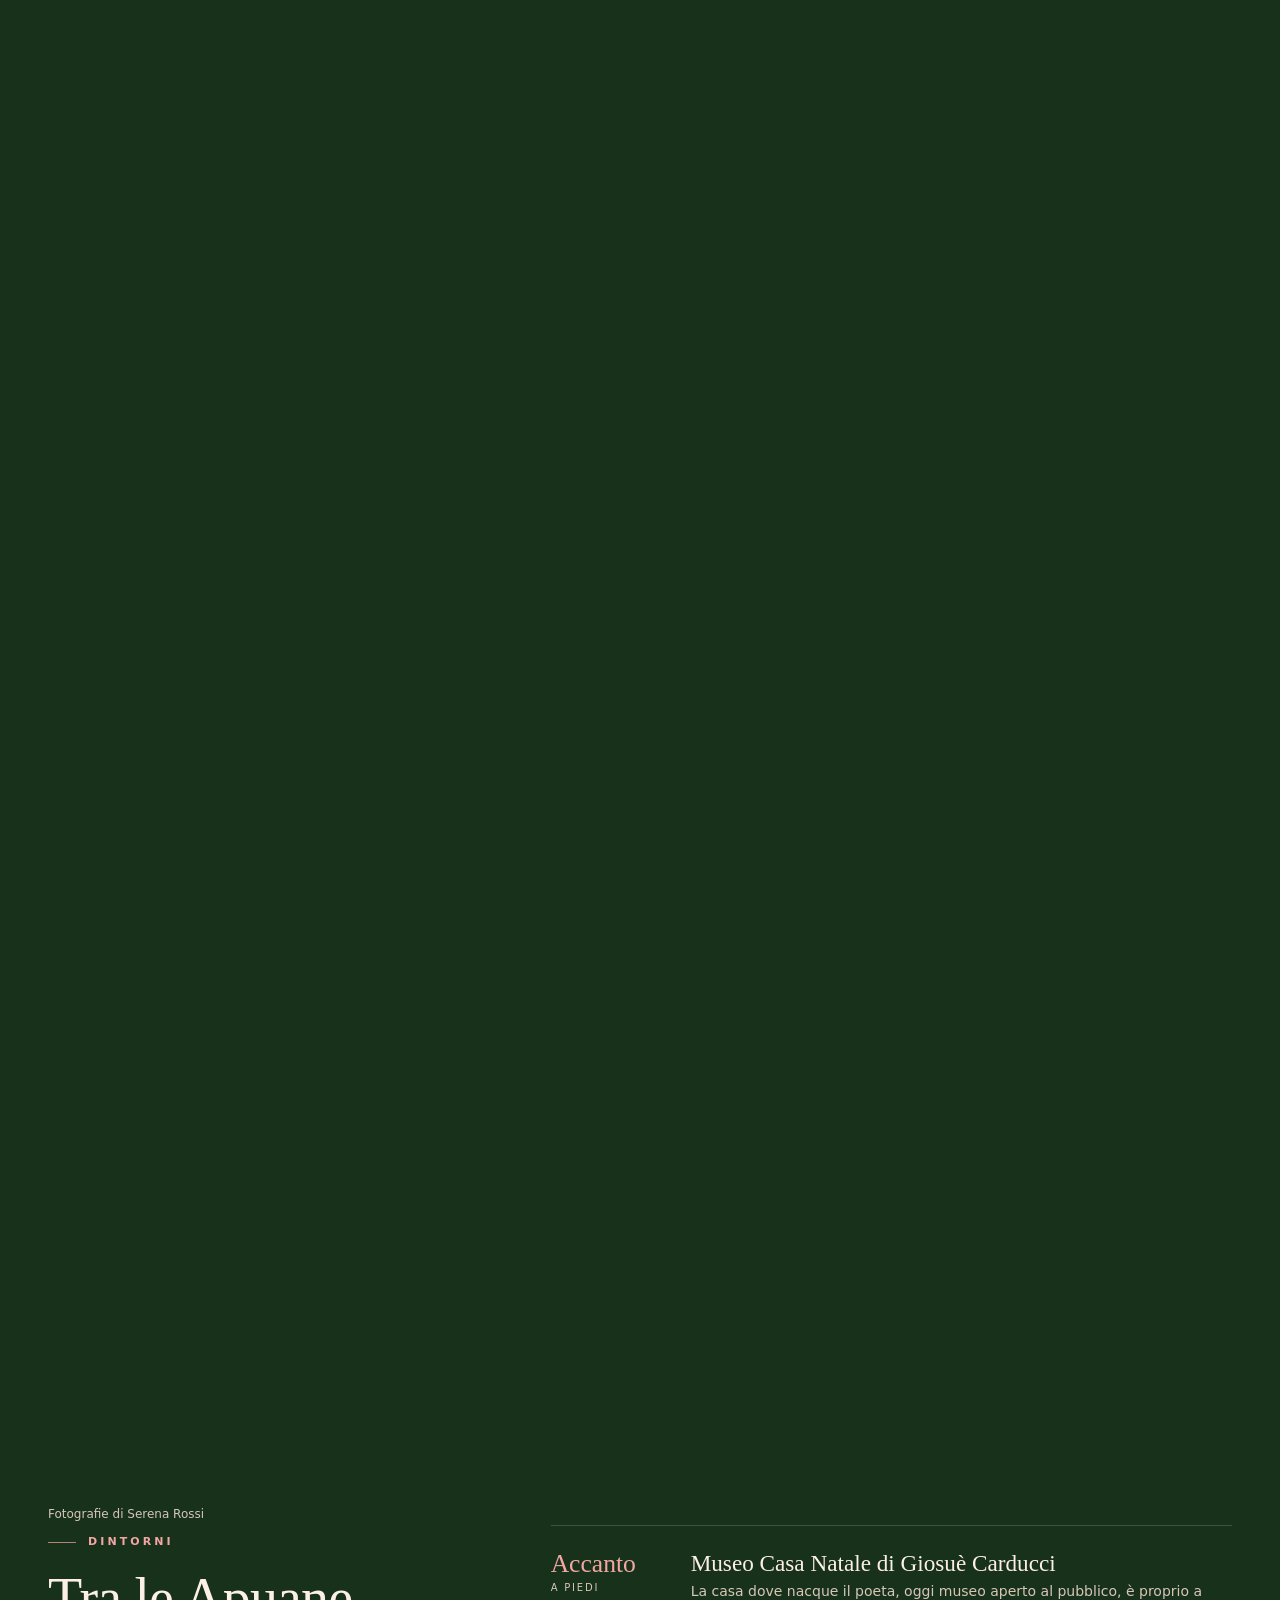
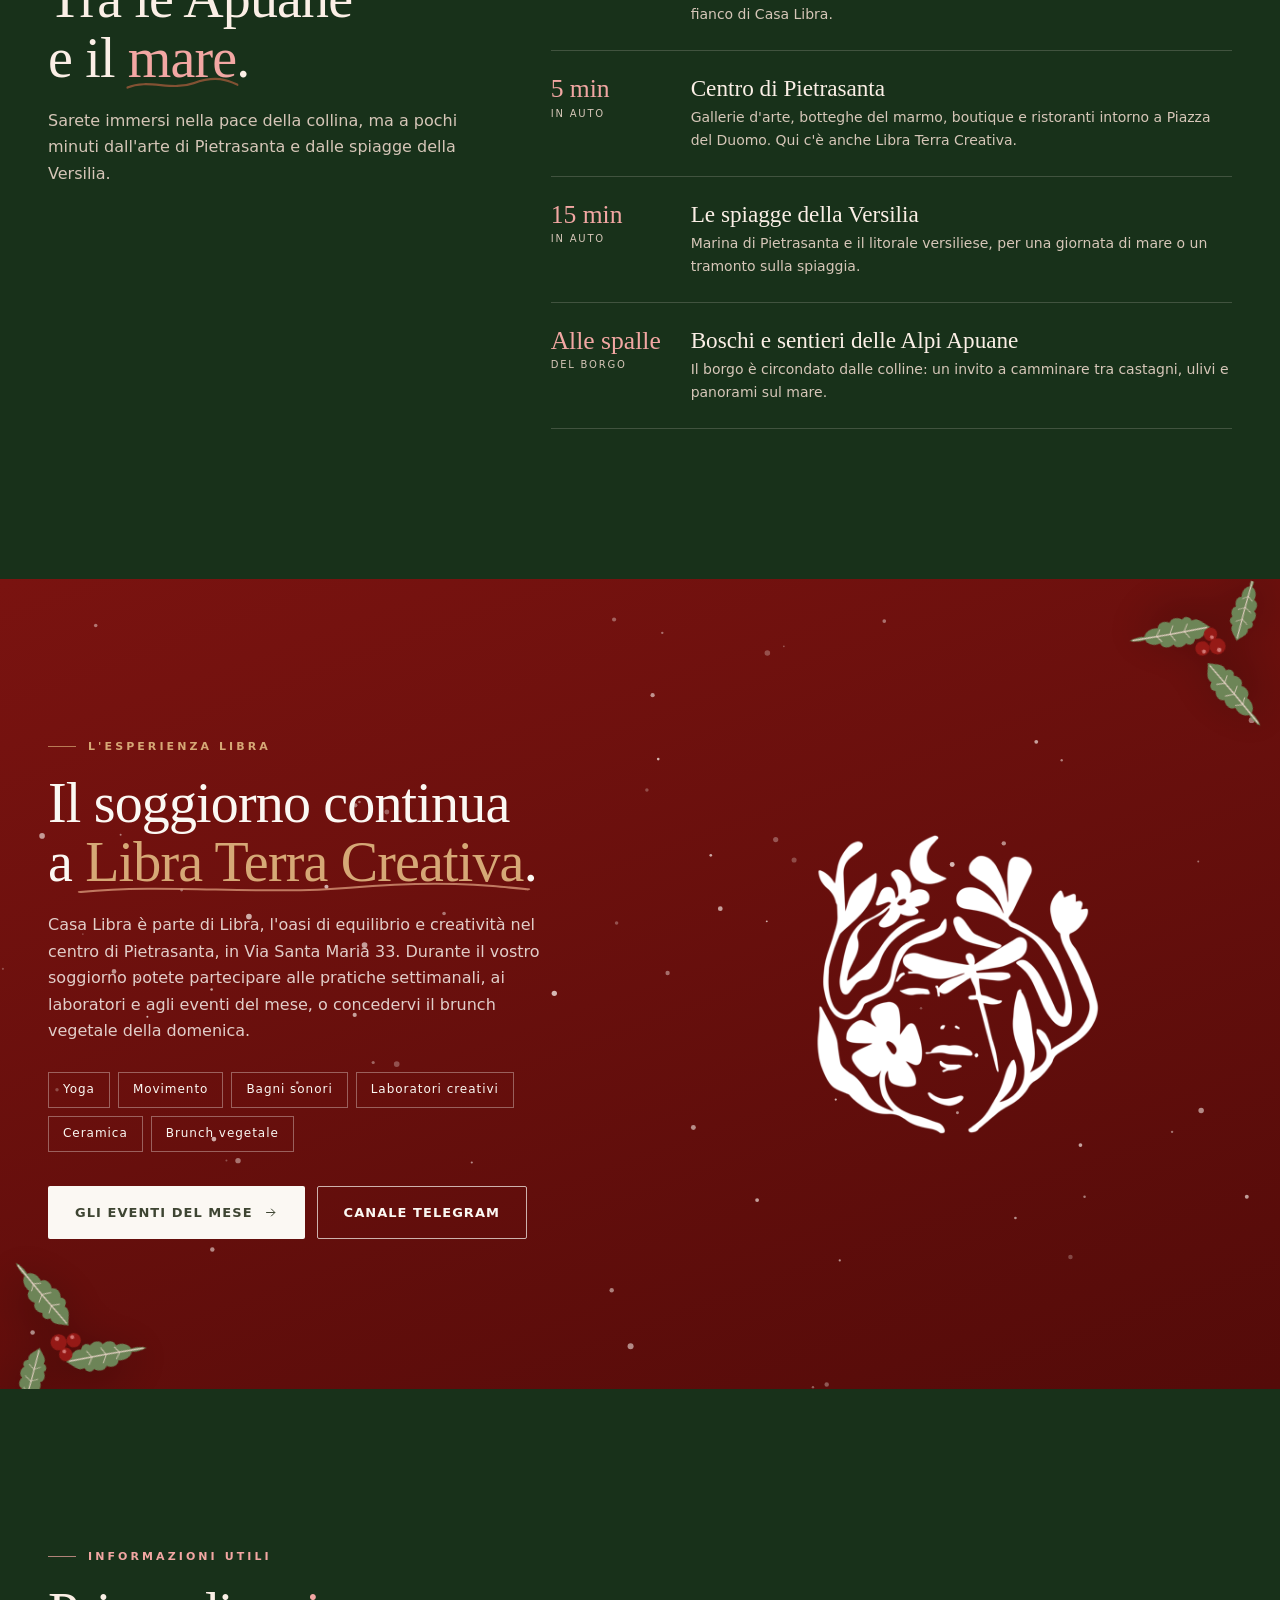
<file: casa-libra/index.html>
<!DOCTYPE html>
<html lang="it">
<head>
<meta charset="UTF-8">
<meta name="viewport" content="width=device-width, initial-scale=1.0">
<title>Casa Libra · Guest House a Valdicastello Carducci, Pietrasanta</title>
<meta name="description" content="Casa Libra, la guest house di Libra Terra Creativa a Valdicastello Carducci (Pietrasanta), accanto alla casa natale di Giosuè Carducci. Suite Relax, Suite Foresta e Camera Marine, colazione inclusa. Verifica la disponibilità e prenota direttamente.">
<meta property="og:title" content="Casa Libra · Valdicastello Carducci">
<meta property="og:description" content="Una dimora tra arte e poesia, accanto alla casa natale di Giosuè Carducci. Tre camere, colazione inclusa, a 5 minuti da Pietrasanta.">
<meta property="og:type" content="website">
<meta property="og:site_name" content="Libra Terra Creativa">
<meta property="og:locale" content="it_IT">
<meta property="og:url" content="https://librapietrasanta.com/casa-libra/">
<meta property="og:image" content="https://librapietrasanta.com/assets/img/anteprime/casa-libra.jpg">
<meta property="og:image:width" content="1200">
<meta property="og:image:height" content="630">
<meta property="og:image:alt" content="La corte di Casa Libra a Valdicastello Carducci">
<meta name="twitter:card" content="summary_large_image">
<link rel="canonical" href="https://librapietrasanta.com/casa-libra/">
<meta name="theme-color" content="#F4EEE5">
<link rel="icon" type="image/png" href="assets/pittogramma.png">
<link rel="preconnect" href="https://api.fontshare.com">
<link rel="preconnect" href="https://cdn.fontshare.com" crossorigin>
<link rel="preload" as="style" href="https://api.fontshare.com/v2/css?f[]=gambarino@400&display=swap" onload="this.onload=null;this.rel='stylesheet'"><noscript><link rel="stylesheet" href="https://api.fontshare.com/v2/css?f[]=gambarino@400&display=swap"></noscript>
<link rel="preload" as="style" href="https://api.fontshare.com/v2/css?f[]=satoshi@400,500,700&display=swap" onload="this.onload=null;this.rel='stylesheet'"><noscript><link rel="stylesheet" href="https://api.fontshare.com/v2/css?f[]=satoshi@400,500,700&display=swap"></noscript>
<script>
  /* Stessa chiave Web3Forms del sito eventi: le richieste arrivano a librapietrasanta@gmail.com */
  var W3F_KEY = "918c6a5b-9a01-4fe4-a0e5-948f123f94e9";
  /* Pagina eventi del mese di Libra Terra Creativa (aggiornala ogni mese) */
  var LIBRA_EVENTI_URL = "/eventi/";
</script>
<link rel="stylesheet" href="/assets/css/libra-fx.css">
<script src="/assets/js/libra-fx.js"></script>
<script src="/assets/js/tema-natale.js"></script>
<style>
:root{
  /* Palette · Casa Libra — dalle foto: intonaci, cotto, pietra, bosco */
  --sand:#F4EEE5;      /* fondo */
  --linen:#FBF8F3;     /* superfici chiare */
  --stone:#E8DFD2;     /* pietra / separatori */
  --clay:#9D5839;      /* cotto — accento */
  --clay-dark:#7E4127;
  --ochre:#D6A876;     /* intonaco della facciata */
  --olive:#3E4532;     /* bosco delle Apuane */
  --olive-soft:#6B7258;
  --ink:#221F1B;
  --muted:#6F6659;
  --line:rgba(34,31,27,0.13);
  --serif:'Gambarino',Georgia,serif;
  --sans:'Satoshi',system-ui,sans-serif;
  --ease:cubic-bezier(.2,.7,.3,1);
}
*{margin:0;padding:0;box-sizing:border-box;}
html{scroll-behavior:smooth;}
body{font-family:var(--sans);font-weight:400;font-variant-numeric:lining-nums;background:var(--sand);color:var(--ink);line-height:1.65;-webkit-font-smoothing:antialiased;overflow-x:clip;}
img{display:block;max-width:100%;}
a{color:inherit;text-decoration:none;}
button{font-family:inherit;}
::selection{background:var(--clay);color:var(--linen);}
:focus-visible{outline:2px solid var(--clay);outline-offset:3px;}
.wrap{max-width:1240px;margin:0 auto;padding:0 28px;}
.eyebrow{font-size:11px;letter-spacing:.28em;text-transform:uppercase;font-weight:600;color:var(--clay);display:inline-flex;align-items:center;gap:12px;}
.eyebrow::before{content:'';width:28px;height:1px;background:currentColor;opacity:.7;}
.h2{font-family:var(--serif);font-weight:400;font-size:clamp(2.3rem,5vw,3.8rem);line-height:1.04;letter-spacing:-.01em;margin:18px 0 0;}
.h2 em{font-style:italic;color:var(--clay);}
.lead{font-family:var(--serif);font-size:clamp(1.3rem,2.2vw,1.65rem);line-height:1.45;color:var(--ink);font-weight:400;}
.muted{color:var(--muted);}
section{position:relative;}
section[id]{scroll-margin-top:72px;}
.btn{display:inline-flex;align-items:center;gap:10px;padding:15px 26px;border-radius:2px;font-size:13px;font-weight:600;letter-spacing:.08em;text-transform:uppercase;cursor:pointer;border:1px solid transparent;transition:all .3s var(--ease);}
.btn svg{width:15px;height:15px;transition:transform .3s var(--ease);}
.btn:hover svg{transform:translateX(3px);}
.btn-solid{background:var(--ink);color:var(--linen);}
.btn-solid:hover{background:var(--clay);}
.btn-clay{background:var(--clay);color:var(--linen);}
.btn-clay:hover{background:var(--clay-dark);}
.btn-line{border-color:currentColor;color:inherit;background:transparent;}
.btn-line:hover{background:var(--ink);color:var(--linen);border-color:var(--ink);}
.btn-light{border-color:rgba(251,248,243,.7);color:var(--linen);}
.btn-light:hover{background:var(--linen);color:var(--ink);}

/* NAV */
.nav{position:fixed;inset:0 0 auto;z-index:100;transition:background .4s ease,box-shadow .4s ease,color .4s ease;color:var(--linen);}
.nav-in{display:flex;align-items:center;justify-content:space-between;height:76px;}
.brand{display:flex;align-items:center;gap:12px;}
.brand img{width:40px;height:40px;filter:invert(1);mix-blend-mode:screen;transition:filter .4s ease;}
.brand span{font-family:var(--serif);font-size:1.6rem;font-weight:500;letter-spacing:.01em;}
.brand span em{font-style:italic;font-weight:400;}
.nav-links{display:flex;align-items:center;gap:30px;font-size:12px;font-weight:600;letter-spacing:.14em;text-transform:uppercase;}
.nav-links a:not(.btn){opacity:.85;transition:opacity .2s;}
.nav-links a:not(.btn):hover{opacity:1;}
.nav-links .btn{padding:11px 18px;}
.nav.solid{background:rgba(244,238,229,.96);backdrop-filter:blur(12px);color:var(--ink);box-shadow:0 1px 0 var(--line);}
.nav.solid .brand img{filter:none;mix-blend-mode:multiply;}
.nav.solid .btn-light{border-color:var(--ink);color:var(--ink);}
.nav.solid .btn-light:hover{background:var(--ink);color:var(--linen);}
.burger{display:none;background:none;border:0;color:inherit;cursor:pointer;padding:8px;}
.burger span{display:block;width:24px;height:1.5px;background:currentColor;margin:6px 0;}
.mmenu{display:none;position:fixed;inset:76px 0 auto;z-index:99;background:var(--sand);padding:10px 28px 28px;border-bottom:1px solid var(--line);}
.mmenu.open{display:block;}
.mmenu a{display:block;padding:14px 0;border-bottom:1px solid var(--line);font-family:var(--serif);font-size:1.4rem;}
@media(max-width:900px){.nav-links{display:none;}.burger{display:block;}}

/* HERO */
.hero{height:100svh;min-height:600px;position:relative;color:var(--linen);overflow:hidden;}
.hero picture,.hero img{position:absolute;inset:0;width:100%;height:100%;object-fit:cover;}
.hero img{animation:heroZoom 18s ease-out both;}
@keyframes heroZoom{from{transform:scale(1.08);}to{transform:scale(1);}}
.hero::after{content:'';position:absolute;inset:0;background:linear-gradient(90deg,rgba(20,18,15,.5) 0%,rgba(20,18,15,.15) 55%,rgba(20,18,15,0) 75%),linear-gradient(180deg,rgba(20,18,15,.35) 0%,rgba(20,18,15,0) 30%,rgba(20,18,15,.15) 55%,rgba(20,18,15,.72) 100%);}
.hero-in{position:absolute;inset:auto 0 0;z-index:2;padding-bottom:clamp(40px,8vh,90px);}
.hero .eyebrow{color:var(--linen);}
.hero h1{font-family:var(--serif);font-weight:400;font-size:clamp(4rem,13vw,10.5rem);line-height:.88;letter-spacing:-.02em;margin:18px 0 22px;}
.hero h1 em{font-style:italic;}
.hero p{font-family:var(--serif);font-style:italic;font-size:clamp(1.25rem,2.3vw,1.7rem);max-width:620px;line-height:1.35;opacity:.95;}
.hero-cta{display:flex;gap:12px;flex-wrap:wrap;margin-top:34px;}
.hero-scroll{position:absolute;right:28px;bottom:40px;z-index:2;writing-mode:vertical-rl;font-size:10px;letter-spacing:.3em;text-transform:uppercase;opacity:.8;display:flex;align-items:center;gap:12px;}
.hero-scroll::after{content:'';width:1px;height:60px;background:currentColor;animation:scrollLine 2.4s ease-in-out infinite;transform-origin:top;}
@keyframes scrollLine{0%{transform:scaleY(0);}50%{transform:scaleY(1);}100%{transform:scaleY(0);transform-origin:bottom;}}
@media(max-width:700px){.hero-scroll{display:none;}}

/* LA CASA */
.casa{padding:clamp(90px,12vw,150px) 0;}
.casa-grid{display:grid;grid-template-columns:1.05fr 1fr;gap:clamp(40px,7vw,100px);align-items:center;}
.casa-text .lead{margin:28px 0 22px;}
.casa-text p+p{margin-top:14px;}
.casa-img{position:relative;}
.casa-img img{width:100%;aspect-ratio:4/5;object-fit:cover;}
.casa-img .tag{position:absolute;left:-22px;bottom:34px;background:var(--linen);padding:16px 20px;font-family:var(--serif);font-style:italic;font-size:1.15rem;line-height:1.3;max-width:240px;box-shadow:0 20px 50px rgba(34,31,27,.12);}
.casa-img .tag small{display:block;font-family:var(--sans);font-style:normal;font-size:10px;letter-spacing:.2em;text-transform:uppercase;color:var(--clay);margin-bottom:6px;font-weight:600;}
@media(max-width:900px){.casa-grid{grid-template-columns:1fr;}.casa-img .tag{left:16px;}}
.servizi{display:grid;grid-template-columns:repeat(6,1fr);border-top:1px solid var(--line);border-bottom:1px solid var(--line);margin-top:clamp(60px,8vw,100px);}
.servizio{padding:26px 14px;text-align:center;border-right:1px solid var(--line);font-size:13px;color:var(--muted);}
.servizio:last-child{border-right:0;}
.servizio svg{width:26px;height:26px;margin:0 auto 12px;stroke:var(--olive);fill:none;stroke-width:1.3;}
.servizio b{display:block;font-family:var(--serif);font-weight:500;font-size:1.2rem;color:var(--ink);margin-bottom:2px;}
@media(max-width:900px){.servizi{grid-template-columns:repeat(3,1fr);}.servizio:nth-child(3){border-right:0;}.servizio:nth-child(-n+3){border-bottom:1px solid var(--line);}}
@media(max-width:520px){.servizi{grid-template-columns:repeat(2,1fr);}.servizio{border-right:1px solid var(--line)!important;border-bottom:1px solid var(--line);}.servizio:nth-child(2n){border-right:0!important;}.servizio:nth-last-child(-n+2){border-bottom:0;}}

/* PANORAMA */
.panorama{height:clamp(320px,62vh,640px);background:center/cover no-repeat;background-attachment:fixed;position:relative;}
.panorama blockquote{position:absolute;inset:auto 0 0;padding:0 28px clamp(30px,6vh,60px);color:var(--linen);font-family:var(--serif);font-style:italic;font-size:clamp(1.5rem,3.2vw,2.4rem);line-height:1.25;text-align:center;text-shadow:0 2px 30px rgba(0,0,0,.4);}
.panorama blockquote small{display:block;font-family:var(--sans);font-style:normal;font-size:11px;letter-spacing:.25em;text-transform:uppercase;margin-top:12px;opacity:.85;}
.panorama::before{content:'';position:absolute;inset:0;background:linear-gradient(180deg,transparent 40%,rgba(20,18,15,.55));}
@media(max-width:900px),(prefers-reduced-motion:reduce){.panorama{background-attachment:scroll;}}

/* CAMERE */
.camere{padding:clamp(90px,12vw,150px) 0 40px;}
.camere-head{display:flex;justify-content:space-between;align-items:flex-end;gap:30px;flex-wrap:wrap;margin-bottom:clamp(50px,7vw,90px);}
.camere-head p{max-width:420px;}
.room{display:grid;grid-template-columns:1.3fr 1fr;gap:clamp(36px,6vw,90px);align-items:center;margin-bottom:clamp(90px,12vw,150px);}
.room.flip{grid-template-columns:1fr 1.3fr;}
.room.flip .room-media{order:2;}
.room-media,.room-body{min-width:0;}
.room-main{position:relative;overflow:hidden;aspect-ratio:4/5;max-height:80vh;width:100%;background:var(--stone);cursor:zoom-in;}
.room-main img{width:100%;height:100%;object-fit:cover;transition:opacity .45s ease,transform 1.2s var(--ease);}
.room-main:hover img{transform:scale(1.03);}
.room-main img.fading{opacity:0;}
.room-main .count{position:absolute;right:14px;bottom:14px;background:rgba(251,248,243,.92);padding:6px 11px;font-size:11px;letter-spacing:.12em;font-weight:600;}
.room-thumbs{display:flex;gap:8px;margin-top:10px;overflow-x:auto;scrollbar-width:none;padding-bottom:2px;}
.room-thumbs::-webkit-scrollbar{display:none;}
.room-thumbs button{flex:0 0 74px;height:92px;border:0;padding:0;cursor:pointer;opacity:.5;transition:opacity .25s;background:var(--stone);}
.room-thumbs button img{width:100%;height:100%;object-fit:cover;}
.room-thumbs button.on,.room-thumbs button:hover{opacity:1;}
.room-thumbs button.on{outline:1px solid var(--ink);outline-offset:2px;}
.room-kind{font-size:11px;letter-spacing:.25em;text-transform:uppercase;color:var(--muted);font-weight:600;}
.room h3{font-family:var(--serif);font-weight:400;font-size:clamp(3rem,6.5vw,5.2rem);line-height:.95;margin:10px 0 22px;}
.room h3 em{font-style:italic;color:var(--clay);}
.room-desc{font-size:15.5px;color:var(--ink);max-width:470px;}
.room-feat{list-style:none;margin:26px 0 30px;border-top:1px solid var(--line);}
.room-feat li{display:flex;justify-content:space-between;gap:20px;padding:11px 0;border-bottom:1px solid var(--line);font-size:14px;}
.room-feat li span:first-child{color:var(--muted);}
.room-feat li span:last-child{text-align:right;}
.room-price{font-family:var(--serif);font-size:1.25rem;margin-bottom:24px;}
.room-price b{font-size:2.6rem;font-weight:500;}
.room-price small{font-family:var(--sans);font-size:12px;color:var(--muted);letter-spacing:.04em;}
.room-actions{display:flex;gap:12px;flex-wrap:wrap;}
.room-actions a.airbnb{font-size:12px;letter-spacing:.08em;text-transform:uppercase;font-weight:600;align-self:center;border-bottom:1px solid currentColor;padding-bottom:2px;color:var(--muted);}
.room-actions a.airbnb:hover{color:var(--clay);}
@media(max-width:900px){.room,.room.flip{grid-template-columns:1fr;}.room.flip .room-media{order:0;}.room-main{aspect-ratio:4/4.6;}}

/* PRENOTA */
.prenota{background:var(--linen);padding:clamp(90px,11vw,140px) 0;border-top:1px solid var(--line);}
.prenota-head{text-align:center;max-width:640px;margin:0 auto clamp(40px,6vw,64px);}
.prenota-head .eyebrow::after{content:'';width:28px;height:1px;background:currentColor;opacity:.7;}
.prenota-head p{margin-top:16px;}
.room-tabs{display:flex;justify-content:center;gap:0;margin:0 auto 34px;border:1px solid var(--ink);width:max-content;max-width:100%;}
.room-tabs button{background:transparent;border:0;padding:13px 24px;font-size:12px;font-weight:600;letter-spacing:.14em;text-transform:uppercase;cursor:pointer;color:var(--ink);transition:all .25s;white-space:nowrap;}
.room-tabs button+button{border-left:1px solid var(--ink);}
.room-tabs button.on{background:var(--ink);color:var(--linen);}
.room-tabs button small{display:block;font-size:10px;letter-spacing:.08em;text-transform:none;font-weight:500;opacity:.7;margin-top:2px;}
@media(max-width:560px){.room-tabs{width:100%;}.room-tabs button{flex:1;padding:12px 6px;font-size:11px;letter-spacing:.08em;}}
.booking{display:grid;grid-template-columns:1.55fr 1fr;gap:24px;align-items:start;}
@media(max-width:980px){.booking{grid-template-columns:1fr;}}
.cal-card,.sum-card{background:var(--sand);border:1px solid var(--line);padding:clamp(20px,3vw,34px);}
.cal-top{display:flex;align-items:center;justify-content:space-between;margin-bottom:18px;gap:10px;}
.cal-top button{width:40px;height:40px;border:1px solid var(--line);background:var(--linen);cursor:pointer;font-size:18px;color:var(--ink);transition:all .2s;}
.cal-top button:hover:not(:disabled){border-color:var(--ink);}
.cal-top button:disabled{opacity:.3;cursor:not-allowed;}
.cal-hint{font-size:13px;color:var(--muted);text-align:center;flex:1;}
.cal-hint b{color:var(--ink);font-weight:600;}
.months{display:grid;grid-template-columns:1fr 1fr;gap:34px;}
@media(max-width:700px){.months{grid-template-columns:1fr;}.months .month:nth-child(2){display:none;}}
.month h3{font-family:var(--serif);font-weight:500;font-size:1.5rem;text-align:center;margin-bottom:12px;text-transform:capitalize;}
.dow,.days{display:grid;grid-template-columns:repeat(7,1fr);}
.dow span{font-size:10px;letter-spacing:.15em;text-transform:uppercase;text-align:center;color:var(--muted);padding-bottom:8px;font-weight:600;}
.day{aspect-ratio:1/1;border:0;background:transparent;font-size:14px;color:var(--ink);cursor:pointer;position:relative;display:grid;place-items:center;transition:background .15s,color .15s;font-variant-numeric:tabular-nums;}
.day:hover:not(:disabled){background:var(--stone);}
.day:disabled{cursor:default;}
.day.past{color:rgba(34,31,27,.25);}
.day.booked{color:rgba(34,31,27,.35);text-decoration:line-through;text-decoration-color:var(--clay);background:repeating-linear-gradient(135deg,transparent 0 6px,rgba(166,93,60,.07) 6px 7px);}
.day.blocked{color:rgba(34,31,27,.3);}
.day.today::after{content:'';position:absolute;bottom:6px;left:50%;width:4px;height:4px;margin-left:-2px;border-radius:50%;background:var(--clay);}
.day.in-range{background:rgba(166,93,60,.13);}
.day.start,.day.end{background:var(--ink)!important;color:var(--linen)!important;text-decoration:none;}
.day.checkout-ok{color:var(--ink);text-decoration:none;}
.legend{display:flex;gap:18px;flex-wrap:wrap;margin-top:20px;font-size:12px;color:var(--muted);border-top:1px solid var(--line);padding-top:16px;}
.legend span{display:inline-flex;align-items:center;gap:7px;}
.legend i{width:14px;height:14px;display:inline-block;border:1px solid var(--line);}
.legend i.l-free{background:var(--linen);}
.legend i.l-booked{background:repeating-linear-gradient(135deg,var(--sand) 0 3px,rgba(166,93,60,.4) 3px 4px);}
.legend i.l-sel{background:var(--ink);}
.updated{margin-left:auto;font-size:11px;}
.sum-card{position:sticky;top:96px;}
@media(max-width:980px){.sum-card{position:static;}}
.sum-room{font-family:var(--serif);font-size:1.9rem;line-height:1.1;}
.sum-room small{display:block;font-family:var(--sans);font-size:11px;letter-spacing:.2em;text-transform:uppercase;color:var(--muted);margin-bottom:6px;font-weight:600;}
.sum-dates{display:grid;grid-template-columns:1fr 1fr;border:1px solid var(--line);margin:20px 0 14px;background:var(--linen);}
.sum-dates div{padding:12px 14px;}
.sum-dates div+div{border-left:1px solid var(--line);}
.sum-dates label{display:block;font-size:10px;letter-spacing:.18em;text-transform:uppercase;color:var(--muted);font-weight:600;}
.sum-dates span{font-family:var(--serif);font-size:1.2rem;}
.sum-est{display:flex;justify-content:space-between;align-items:baseline;font-size:14px;padding:10px 0;border-bottom:1px solid var(--line);}
.sum-est b{font-family:var(--serif);font-size:1.5rem;font-weight:500;}
.sum-note{font-size:12px;color:var(--muted);margin:8px 0 18px;line-height:1.5;}
.field{margin-bottom:12px;}
.field label{display:block;font-size:10px;letter-spacing:.18em;text-transform:uppercase;color:var(--muted);font-weight:600;margin-bottom:6px;}
.field input,.field select,.field textarea{width:100%;padding:12px 13px;border:1px solid var(--line);background:var(--linen);font:inherit;font-size:14px;color:var(--ink);border-radius:0;-webkit-appearance:none;appearance:none;transition:border-color .2s;}
.field select{background-image:url("data:image/svg+xml,%3Csvg xmlns='http://www.w3.org/2000/svg' viewBox='0 0 24 24' fill='none' stroke='%23221F1B' stroke-width='1.5'%3E%3Cpath d='M6 9l6 6 6-6'/%3E%3C/svg%3E");background-repeat:no-repeat;background-position:right 12px center;background-size:15px;padding-right:36px;}
.field input:focus,.field select:focus,.field textarea:focus{outline:none;border-color:var(--ink);}
.field textarea{min-height:76px;resize:vertical;}
.row2{display:grid;grid-template-columns:1fr 1fr;gap:10px;}
.check{display:flex;gap:10px;align-items:flex-start;font-size:13px;margin:4px 0 16px;cursor:pointer;}
.check input{width:16px;height:16px;margin-top:3px;accent-color:var(--ink);}
.submit{width:100%;justify-content:center;}
.submit:disabled{opacity:.45;cursor:not-allowed;}
.form-msg{font-size:12px;color:var(--muted);text-align:center;margin-top:10px;}
.form-err{color:var(--clay-dark);font-size:13px;margin-top:10px;display:none;}
.done{display:none;text-align:center;padding:30px 0 10px;}
.done .tick{width:56px;height:56px;border:1px solid var(--ink);border-radius:50%;display:grid;place-items:center;margin:0 auto 16px;font-size:22px;}
.done h4{font-family:var(--serif);font-size:1.9rem;font-weight:400;margin-bottom:8px;}

/* GALLERIA */
.galleria{padding:clamp(90px,12vw,150px) 0;}
.galleria-head{display:flex;justify-content:space-between;align-items:flex-end;flex-wrap:wrap;gap:20px;margin-bottom:46px;}
.masonry{columns:3;column-gap:12px;}
.masonry button{display:block;width:100%;margin:0 0 12px;break-inside:avoid;border:0;padding:0;background:var(--stone);cursor:zoom-in;overflow:hidden;}
.masonry img{width:100%;height:auto;transition:transform 1s var(--ease),opacity .3s;}
.masonry button:hover img{transform:scale(1.04);}
@media(max-width:900px){.masonry{columns:2;}}
.credit{font-size:12px;color:var(--muted);margin-top:18px;}

/* LIGHTBOX */
.lb{position:fixed;inset:0;z-index:300;background:rgba(20,18,15,.96);display:none;align-items:center;justify-content:center;}
.lb.open{display:flex;animation:fade .25s ease;}
@keyframes fade{from{opacity:0;}to{opacity:1;}}
.lb img{max-width:92vw;max-height:86vh;object-fit:contain;}
.lb button{position:absolute;background:none;border:0;color:var(--linen);cursor:pointer;font-size:30px;width:56px;height:56px;opacity:.75;transition:opacity .2s;}
.lb button:hover{opacity:1;}
.lb .x{top:14px;right:14px;}
.lb .pv{left:10px;top:50%;margin-top:-28px;}
.lb .nx{right:10px;top:50%;margin-top:-28px;}
.lb .cap{position:absolute;bottom:18px;left:0;right:0;text-align:center;color:rgba(251,248,243,.7);font-size:12px;letter-spacing:.15em;text-transform:uppercase;}

/* DINTORNI */
.dintorni{padding:0 0 clamp(90px,12vw,150px);}
.dint-grid{display:grid;grid-template-columns:1fr 1.6fr;gap:clamp(40px,6vw,90px);align-items:start;}
.dint-list{border-top:1px solid var(--line);}
.dint-item{display:grid;grid-template-columns:120px 1fr;gap:20px;padding:24px 0;border-bottom:1px solid var(--line);}
.dint-item .km{font-family:var(--serif);font-size:1.6rem;line-height:1.1;color:var(--clay);}
.dint-item .km small{display:block;font-family:var(--sans);font-size:10px;letter-spacing:.18em;text-transform:uppercase;color:var(--muted);margin-top:4px;}
.dint-item h3{font-family:var(--serif);font-weight:500;font-size:1.45rem;line-height:1.15;margin-bottom:4px;}
.dint-item p{font-size:14px;color:var(--muted);}
@media(max-width:900px){.dint-grid{grid-template-columns:1fr;}.dint-item{grid-template-columns:90px 1fr;}}

/* ESPERIENZA LIBRA */
.libra{background:var(--olive);color:var(--linen);padding:clamp(90px,12vw,150px) 0;overflow:hidden;}
.libra-grid{display:grid;grid-template-columns:1fr 1fr;gap:clamp(40px,7vw,100px);align-items:center;}
.libra .eyebrow{color:var(--ochre);}
.libra .h2 em{color:var(--ochre);}
.libra p{color:rgba(251,248,243,.82);margin-top:20px;max-width:500px;}
.libra-mark{width:min(380px,80%);margin:0 auto;filter:invert(1);mix-blend-mode:screen;opacity:.92;}
.libra-pills{display:flex;flex-wrap:wrap;gap:8px;margin:28px 0 34px;}
.libra-pills span{border:1px solid rgba(251,248,243,.35);padding:7px 14px;font-size:12px;letter-spacing:.08em;}
.libra-actions{display:flex;gap:12px;flex-wrap:wrap;}
.libra .btn-solid{background:var(--linen);color:var(--olive);}
.libra .btn-solid:hover{background:var(--ochre);color:var(--ink);}
@media(max-width:900px){.libra-grid{grid-template-columns:1fr;}.libra-mark{width:200px;margin:0;order:-1;}}

/* INFO */
.info{padding:clamp(90px,12vw,150px) 0;}
.info-grid{display:grid;grid-template-columns:repeat(4,1fr);border-top:1px solid var(--line);margin-top:46px;}
.info-item{padding:28px 22px 28px 0;border-bottom:1px solid var(--line);}
.info-item h3{font-size:10px;letter-spacing:.2em;text-transform:uppercase;color:var(--muted);font-weight:600;margin-bottom:10px;}
.info-item p{font-family:var(--serif);font-size:1.35rem;line-height:1.3;}
.info-item p small{display:block;font-family:var(--sans);font-size:13px;color:var(--muted);margin-top:4px;line-height:1.5;}
@media(max-width:900px){.info-grid{grid-template-columns:repeat(2,1fr);}}
@media(max-width:480px){.info-grid{grid-template-columns:1fr;}}

/* DOVE */
.dove{padding:0 0 clamp(90px,12vw,150px);}
.dove-grid{display:grid;grid-template-columns:1fr 1.5fr;gap:clamp(30px,5vw,70px);align-items:stretch;}
.dove-card p{margin-top:20px;}
.contact-list{list-style:none;margin:30px 0;border-top:1px solid var(--line);}
.contact-list li{padding:15px 0;border-bottom:1px solid var(--line);display:flex;justify-content:space-between;gap:16px;font-size:14px;}
.contact-list li span{color:var(--muted);font-size:11px;letter-spacing:.18em;text-transform:uppercase;font-weight:600;}
.contact-list a:hover{color:var(--clay);}
.map{min-height:420px;background:var(--stone);filter:grayscale(.6) sepia(.15);}
.map iframe{width:100%;height:100%;min-height:420px;border:0;display:block;}
@media(max-width:900px){.dove-grid{grid-template-columns:1fr;}}

/* FOOTER */
.foot{background:var(--ink);color:rgba(251,248,243,.7);padding:70px 0 40px;font-size:13px;}
.foot-grid{display:grid;grid-template-columns:2fr 1fr 1fr;gap:40px;padding-bottom:40px;border-bottom:1px solid rgba(251,248,243,.12);}
.foot .brand img{filter:invert(1);mix-blend-mode:screen;}
.foot .brand span{color:var(--linen);}
.foot h3{font-size:10px;letter-spacing:.22em;text-transform:uppercase;color:var(--ochre);margin-bottom:14px;font-weight:600;}
.foot li{list-style:none;margin-bottom:8px;}
.foot a:hover{color:var(--linen);}
.foot-bottom{display:flex;justify-content:space-between;flex-wrap:wrap;gap:12px;padding-top:24px;font-size:11px;letter-spacing:.06em;color:rgba(251,248,243,.66);}
@media(max-width:760px){.foot-grid{grid-template-columns:1fr;}}

/* MOBILE BAR */
.mbar{display:none;position:fixed;left:0;right:0;bottom:0;z-index:90;background:rgba(244,238,229,.97);backdrop-filter:blur(10px);border-top:1px solid var(--line);padding:12px 16px;align-items:center;justify-content:space-between;gap:12px;transform:translateY(100%);transition:transform .35s var(--ease);}
.mbar.show{transform:none;}
.mbar div{font-size:12px;color:var(--muted);line-height:1.3;}
.mbar div b{display:block;font-family:var(--serif);font-size:1.15rem;color:var(--ink);font-weight:500;}
.mbar .btn{padding:13px 18px;white-space:nowrap;flex-shrink:0;}
@media(max-width:900px){.mbar{display:flex;}.foot{padding-bottom:110px;}}

/* REVEAL */
.rv{opacity:0;transform:translateY(26px);transition:opacity .9s var(--ease),transform .9s var(--ease);}
.rv.in{opacity:1;transform:none;}
@media(prefers-reduced-motion:reduce){.rv{opacity:1;transform:none;transition:none;}.hero img{animation:none;}html{scroll-behavior:auto;}}

/* =========================================================
   TIPOGRAFIA · Gambarino (titoli) + Satoshi (testo)
   ========================================================= */
.h2{font-size:clamp(2.1rem,4.6vw,3.5rem);line-height:1.06;letter-spacing:-.015em;}
.h2 em,.room h3 em,.brand span em,.hero h1 em{font-style:normal;}
.lead,.hero p,.panorama blockquote,.casa-img .tag{font-style:normal;}
.hero p{font-size:clamp(1.15rem,2vw,1.5rem);}
.room h3{font-size:clamp(2.7rem,6vw,4.7rem);letter-spacing:-.015em;}
.brand span{font-size:1.45rem;letter-spacing:0;}
.brand span em{color:var(--ochre);}
.nav.solid .brand span em{color:var(--clay);}
/* parole chiave: sottolineato disegnato a mano che si traccia quando entra in vista */
.h2 em,.room h3 em{position:relative;white-space:nowrap;}
.h2 em::after,.room h3 em::after{content:'';position:absolute;left:-2%;right:-2%;bottom:-.08em;height:.32em;background:url("data:image/svg+xml,%3Csvg xmlns='http://www.w3.org/2000/svg' viewBox='0 0 200 20' preserveAspectRatio='none'%3E%3Cpath d='M2 14 C 40 4, 80 18, 120 9 S 180 6, 198 11' fill='none' stroke='%23A65D3C' stroke-width='2.4' stroke-linecap='round'/%3E%3C/svg%3E") no-repeat left center/100% 100%;clip-path:inset(0 100% 0 0);transition:clip-path 1.1s .45s var(--ease);opacity:.75;}
.libra .h2 em::after{filter:brightness(1.6) saturate(.6);}
.rv.in .h2 em::after,.rv.in.room h3 em::after,.rv.in h3 em::after,.h2.in em::after{clip-path:inset(0 0 0 0);}

/* =========================================================
   LIQUID GLASS
   ========================================================= */
.glass{
  --mx:50%;--my:0%;
  position:relative;isolation:isolate;
  background:linear-gradient(135deg,rgba(255,255,255,.22),rgba(255,255,255,.06));
  -webkit-backdrop-filter:blur(14px) saturate(160%);backdrop-filter:blur(14px) saturate(160%);
  box-shadow:inset 0 1px 0 rgba(255,255,255,.45),inset 0 -1px 0 rgba(255,255,255,.08),inset 0 0 22px rgba(255,255,255,.06),0 10px 30px rgba(20,18,15,.18);
}
/* bordo luminoso */
.glass::before{content:'';position:absolute;inset:0;border-radius:inherit;padding:1px;pointer-events:none;z-index:2;
  background:linear-gradient(140deg,rgba(255,255,255,.75),rgba(255,255,255,.08) 38%,rgba(255,255,255,0) 60%,rgba(255,255,255,.4));
  -webkit-mask:linear-gradient(#000 0 0) content-box,linear-gradient(#000 0 0);-webkit-mask-composite:xor;mask-composite:exclude;}
/* riflesso che segue il mouse */
.glass::after{content:'';position:absolute;inset:0;border-radius:inherit;pointer-events:none;z-index:1;
  background:radial-gradient(160px circle at var(--mx) var(--my),rgba(255,255,255,.28),transparent 70%);opacity:0;transition:opacity .35s ease;}
.glass:hover::after{opacity:1;}
/* rifrazione vera (solo browser Chromium): le foto sotto si deformano come dietro una lente d'acqua */
html.liquid .glass.refract{-webkit-backdrop-filter:url(#liquid) blur(6px) saturate(170%);backdrop-filter:url(#liquid) blur(6px) saturate(170%);}
.glass.warm{background:linear-gradient(135deg,rgba(196,120,80,.55),rgba(140,70,40,.35));}
.glass.light-ink{background:linear-gradient(135deg,rgba(251,248,243,.72),rgba(251,248,243,.45));color:var(--ink);}

/* NAV a pillola di vetro */
.nav{padding:14px 18px 0;background:transparent!important;box-shadow:none!important;}
.nav-in{max-width:1240px;height:62px;border-radius:999px;padding:0 10px 0 22px;margin:0 auto;}
.nav.solid .nav-in{background:linear-gradient(135deg,rgba(251,248,243,.78),rgba(244,238,229,.58));box-shadow:inset 0 1px 0 rgba(255,255,255,.7),0 12px 34px rgba(34,31,27,.12);}
.nav .btn{border-radius:999px;}
.mmenu{inset:84px 18px auto;border-radius:22px;border:0;}
.mmenu.glass{background:linear-gradient(135deg,rgba(251,248,243,.88),rgba(244,238,229,.75));}

/* pulsanti */
.btn.glass{border-radius:999px;border:0;color:var(--linen);}
.hero .btn{padding:17px 30px;}

/* camere: etichette di vetro sulle foto */
.room-main .count{background:none;color:var(--linen);border-radius:999px;padding:8px 14px;}
.room-main .price-tag{position:absolute;left:14px;top:14px;z-index:3;color:var(--linen);border-radius:999px;padding:9px 16px;font-size:12px;letter-spacing:.06em;font-weight:500;}
.room-main .price-tag b{font-family:var(--serif);font-weight:400;font-size:1.05rem;margin-right:2px;}

/* sezione prenota: giardino sfocato dietro le schede di vetro */
.prenota{background:var(--olive);overflow:hidden;isolation:isolate;}
.prenota::before{content:'';position:absolute;inset:-40px;z-index:-1;background:url('assets/img/giardino.jpg') center/cover;filter:blur(3px) saturate(1.05);transform:scale(1.05);}
.prenota::after{content:'';position:absolute;inset:0;z-index:-1;background:linear-gradient(180deg,rgba(34,31,27,.55),rgba(34,31,27,.25) 40%,rgba(34,31,27,.55));}
.prenota-head,.prenota-head .muted{color:var(--linen);}
.prenota-head .eyebrow{color:var(--ochre);}
.prenota-head .h2 em{color:var(--ochre);}
.prenota-head .h2 em::after{filter:brightness(1.7) saturate(.5);}
.room-tabs{border:0;border-radius:999px;padding:5px;gap:4px;}
.room-tabs button{border-radius:999px;color:var(--linen);}
.room-tabs button+button{border-left:0;}
.room-tabs button.on{background:var(--linen);color:var(--ink);}
.cal-card.glass,.sum-card.glass{border:0;border-radius:26px;background:linear-gradient(135deg,rgba(251,248,243,.86),rgba(244,238,229,.74));}
.cal-top button{border-radius:50%;}
.day{border-radius:12px;}
.day.start{border-radius:12px 4px 4px 12px;}
.day.end{border-radius:4px 12px 12px 4px;}
.day.in-range{border-radius:0;}
.sum-dates{border-radius:14px;overflow:hidden;}
.field input,.field select,.field textarea{border-radius:12px;}
.submit{border-radius:999px;}

/* barra mobile e lightbox */
.mbar.glass,.mmenu.glass{position:fixed;}
.mbar.glass{transform:translateY(calc(100% + 30px));}
.mbar.glass.show{transform:none;}
.mbar.glass{background:linear-gradient(135deg,rgba(251,248,243,.82),rgba(244,238,229,.66));left:12px;right:12px;bottom:12px;border-radius:22px;border:0;}
.mbar .btn{border-radius:999px;}
.lb button.glass{border-radius:50%;font-size:24px;width:52px;height:52px;opacity:1;}

/* =========================================================
   FOTO CHE SI SVELANO
   ========================================================= */
.hero h1 .ch{display:inline-block;transform:translateY(105%) rotate(4deg);opacity:0;animation:chUp 1.1s var(--ease) forwards;animation-delay:calc(.25s + var(--i) * .055s);}
.hero h1 .w{display:inline-block;overflow:hidden;padding-bottom:.06em;vertical-align:top;}
@keyframes chUp{to{transform:none;opacity:1;}}
.hero .eyebrow,.hero p,.hero-cta{opacity:0;transform:translateY(16px);animation:fadeUp 1s var(--ease) forwards;}
.hero .eyebrow{animation-delay:.1s;}
.hero p{animation-delay:1s;}
.hero-cta{animation-delay:1.2s;}
@keyframes fadeUp{to{opacity:1;transform:none;}}

/* il sipario è sull'immagine interna: il riquadro esterno resta visibile e fa da "sensore" per lo scroll */
.reveal-img img{clip-path:inset(100% 0 0 0);transform:scale(1.18);transition:clip-path 1.3s var(--ease) var(--d,0s),transform 1.8s var(--ease) var(--d,0s) !important;}
.reveal-img.in img{clip-path:inset(0 0 0 0);transform:scale(1);}
.reveal-img.in:hover img{transform:scale(1.04);}
.reveal-img.in img.wipe{transform:none;}
.casa-img.reveal-img img{clip-path:none;transform:none;}
.casa-img.reveal-img .ph{display:block;overflow:hidden;clip-path:inset(100% 0 0 0);transition:clip-path 1.3s var(--ease);}
.casa-img.reveal-img.in .ph{clip-path:inset(0 0 0 0);}
.panorama.reveal-img{clip-path:inset(12% 6% 12% 6%);transition:clip-path 1.6s var(--ease);}
.panorama.reveal-img.in{clip-path:inset(0 0 0 0);}
/* cambio foto nelle camere: tendina da sinistra */
.room-main img.wipe{position:absolute;inset:0;width:100%;height:100%;object-fit:cover;z-index:1;clip-path:inset(0 100% 0 0);animation:wipeIn .9s var(--ease) forwards;}
@keyframes wipeIn{to{clip-path:inset(0 0 0 0);}}
.room-main .count,.room-main .price-tag{z-index:3;}

/* =========================================================
   CURSORE E GRANA
   ========================================================= */
.grain{position:fixed;inset:0;z-index:400;background-size:180px 180px;pointer-events:none;opacity:.075;mix-blend-mode:multiply;
  background-image:url("data:image/svg+xml,%3Csvg xmlns='http://www.w3.org/2000/svg' width='180' height='180'%3E%3Cfilter id='n'%3E%3CfeTurbulence type='fractalNoise' baseFrequency='.85' numOctaves='3' stitchTiles='stitch'/%3E%3CfeColorMatrix values='0 0 0 0 0 0 0 0 0 0 0 0 0 0 0 0 0 0 .9 0'/%3E%3C/filter%3E%3Crect width='100%25' height='100%25' filter='url(%23n)'/%3E%3C/svg%3E");
  animation:grain 1s steps(6) infinite;}
@keyframes grain{0%{background-position:0 0;}20%{background-position:-37px 21px;}40%{background-position:23px -41px;}60%{background-position:-19px -13px;}80%{background-position:41px 33px;}100%{background-position:0 0;}}
.cur-dot,.cur-ring{display:none;}
@media (pointer:fine){
  html.has-cursor,html.has-cursor a,html.has-cursor button,html.has-cursor .room-main,html.has-cursor .masonry button,html.has-cursor .corr-item button{cursor:none;}
  html.has-cursor input,html.has-cursor textarea,html.has-cursor select{cursor:auto;}
  .cur-dot,.cur-ring{display:block;position:fixed;left:0;top:0;z-index:500;pointer-events:none;border-radius:50%;}
  .cur-dot{width:6px;height:6px;margin:-3px 0 0 -3px;background:var(--clay);transition:opacity .2s;}
  .cur-ring{width:38px;height:38px;margin:-19px 0 0 -19px;border:1px solid rgba(34,31,27,.45);display:grid;place-items:center;
    transition:width .35s var(--ease),height .35s var(--ease),margin .35s var(--ease),background .35s,border-color .35s,opacity .3s;}
  .cur-ring span{font-size:10px;letter-spacing:.2em;text-transform:uppercase;font-weight:700;color:var(--ink);opacity:0;transition:opacity .25s;}
  .cur-ring.on-img{width:96px;height:96px;margin:-48px 0 0 -48px;background:rgba(251,248,243,.35);border-color:rgba(251,248,243,.8);-webkit-backdrop-filter:blur(6px) saturate(160%);backdrop-filter:blur(6px) saturate(160%);}
  .cur-ring.on-img span{opacity:1;}
  .cur-ring.on-link{width:54px;height:54px;margin:-27px 0 0 -27px;background:rgba(166,93,60,.14);border-color:var(--clay);}
  .cur-ring.on-day{width:24px;height:24px;margin:-12px 0 0 -12px;}
  .cur-ring.on-dark{border-color:rgba(251,248,243,.7);}
  .cur-hide{opacity:0!important;}
}

/* TOUCH (iPhone, Android): grana ferma e vetro più leggero per uno scorrimento fluido */
@media (hover:none),(pointer:coarse){
  .grain{animation:none;mix-blend-mode:normal;opacity:.045;}
  .nav.solid .nav-in,.nav-in.glass,.mbar.glass,.mmenu.glass{-webkit-backdrop-filter:blur(10px);backdrop-filter:blur(10px);}
  .nav.solid .nav-in{background:linear-gradient(135deg,rgba(251,248,243,.9),rgba(244,238,229,.82));}
  .mbar.glass{background:linear-gradient(135deg,rgba(251,248,243,.92),rgba(244,238,229,.86));}
  .glass::after{display:none;}
}
/* ACCESSIBILITÀ: niente movimento per chi lo ha disattivato */
@media (prefers-reduced-motion:reduce){
  .hero h1 .ch,.hero .eyebrow,.hero p,.hero-cta{animation:none;opacity:1;transform:none;}
  .reveal-img,.reveal-img .ph,.panorama.reveal-img{clip-path:none!important;transition:none!important;}
  .reveal-img img{transform:none!important;}
  .grain{animation:none;}
  .h2 em::after,.room h3 em::after{clip-path:none;transition:none;}
  html.liquid .glass.refract{-webkit-backdrop-filter:blur(14px) saturate(160%);backdrop-filter:blur(14px) saturate(160%);}
}

/* =========================================================
   IL TOUR · corridoio orizzontale
   ========================================================= */
.corr{padding:clamp(70px,9vw,120px) 0 0;}
.corr-track{position:relative;}
.corr-stage{position:sticky;top:0;height:100vh;height:100svh;overflow:hidden;display:flex;align-items:center;padding-top:56px;box-sizing:border-box;}
.corr-row{display:flex;align-items:center;gap:clamp(28px,4vw,64px);padding:0 max(28px,calc((100vw - 1240px)/2 + 28px));will-change:transform;}
.corr-intro{flex:0 0 min(400px,80vw);}
.corr-intro p{margin-top:20px;}
.corr-arrow{display:inline-flex;align-items:center;gap:12px;margin-top:28px;font-size:11px;letter-spacing:.25em;text-transform:uppercase;font-weight:700;color:var(--clay);}
.corr-arrow svg{width:40px;height:12px;animation:nudge 2s ease-in-out infinite;}
@keyframes nudge{0%,100%{transform:translateX(0);}50%{transform:translateX(8px);}}
.corr-item{flex:0 0 auto;margin:0;transform:translateY(var(--y));}
.corr-item button{display:block;height:var(--h);aspect-ratio:var(--ar);border:0;padding:0;overflow:hidden;background:var(--stone);cursor:zoom-in;border-radius:4px;}
.corr-item img{width:100%;height:100%;object-fit:cover;transform:translateX(var(--px,0px)) scale(1.1);transition:filter .6s ease;will-change:transform;}
.corr-item button:hover img{filter:brightness(1.05) saturate(1.08);}
.corr-item figcaption{margin-top:12px;font-family:var(--serif);font-size:1.05rem;color:var(--ink);display:flex;gap:10px;align-items:baseline;}
.corr-item figcaption span{font-family:var(--sans);font-size:10px;letter-spacing:.2em;color:var(--clay);font-weight:700;}
.corr-end{flex:0 0 min(420px,80vw);}
.corr-end h3{font-family:var(--serif);font-weight:400;font-size:clamp(2.4rem,4.5vw,3.6rem);line-height:1.05;}
.corr-end h3 em{font-style:normal;color:var(--clay);}
.corr-end-cta{display:flex;gap:10px;flex-wrap:wrap;margin-top:28px;}
.corr-end-cta .btn{border-radius:999px;}
.corr-bar{position:absolute;left:max(28px,calc((100vw - 1240px)/2 + 28px));right:max(28px,calc((100vw - 1240px)/2 + 28px));bottom:clamp(24px,5vh,48px);height:1px;background:var(--line);}
.corr-bar span{display:block;height:100%;width:0;background:var(--clay);}
.corr .credit{margin-top:6px;}
/* telefono e chi riduce le animazioni: corridoio da sfogliare col dito, una foto alla volta sempre centrata */
.corr-dots{display:none;}
@media(max-width:899px),(prefers-reduced-motion:reduce){
  .corr-track{height:auto!important;}
  .corr-stage{position:relative;height:auto;overflow:visible;display:block;padding-top:0;}
  .corr-row{transform:none!important;overflow-x:auto;overscroll-behavior-x:contain;-webkit-overflow-scrolling:touch;scroll-snap-type:x mandatory;
    padding:16px 11vw 10px;gap:14px;align-items:stretch;scrollbar-width:none;will-change:auto;}
  .corr-row::-webkit-scrollbar{display:none;}
  .corr-intro,.corr-end,.corr-item{flex:0 0 78vw;width:78vw;scroll-snap-align:center;scroll-snap-stop:always;}
  .corr-intro,.corr-end{display:flex;flex-direction:column;justify-content:center;}
  .corr-item{transform:none;display:flex;flex-direction:column;}
  .corr-item button{height:auto;width:100%;aspect-ratio:4/5;}
  .corr-item img{transform:none!important;will-change:auto;}
  .corr-bar{display:none;}
  .corr-dots{display:flex;justify-content:center;align-items:center;gap:6px;padding:8px 0 4px;}
  .corr-dots i{width:5px;height:5px;border-radius:50%;background:rgba(34,31,27,.2);transition:all .3s var(--ease);}
  .corr-dots i.on{width:18px;border-radius:3px;background:var(--clay);}
  .corr-dots b{font-weight:600;font-size:11px;letter-spacing:.12em;color:var(--muted);margin-left:10px;min-width:44px;}
}

/* =========================================================
   L'ARTE A CASA LIBRA · mostra Elements of Life di Serena Rossi
   ========================================================= */
.arte{background:#2B2620;color:var(--linen);padding:clamp(90px,11vw,140px) 0;overflow:hidden;position:relative;}
.arte::before{content:'';position:absolute;width:60vw;height:60vw;max-width:800px;max-height:800px;left:-20vw;bottom:-30vw;border-radius:50%;background:radial-gradient(circle,rgba(211,160,106,.18),transparent 65%);pointer-events:none;}
.arte-grid{display:grid;grid-template-columns:1.05fr 1fr;gap:clamp(40px,6vw,90px);align-items:center;position:relative;z-index:2;}
.arte .eyebrow{color:var(--ochre);}
.arte h2{font-family:var(--serif);font-weight:400;font-size:clamp(3rem,7vw,5.6rem);line-height:.95;letter-spacing:-.02em;margin:16px 0 8px;}
.arte .by{font-family:var(--serif);font-size:1.35rem;color:var(--ochre);}
.arte p{color:rgba(251,248,243,.8);margin-top:18px;max-width:540px;}
.arte-quote{font-family:var(--serif);font-size:clamp(1.3rem,2.2vw,1.7rem);line-height:1.35;color:var(--linen)!important;border-left:2px solid var(--ochre);padding-left:20px;margin-top:26px!important;}
.arte-dates{display:flex;border:1px solid rgba(251,248,243,.22);border-radius:18px;overflow:hidden;margin:28px 0;max-width:540px;}
.arte-dates div{flex:1;padding:14px 18px;}
.arte-dates div+div{border-left:1px solid rgba(251,248,243,.22);}
.arte-dates small{display:block;font-size:10px;letter-spacing:.2em;text-transform:uppercase;color:var(--ochre);font-weight:700;margin-bottom:4px;}
.arte-dates span{font-family:var(--serif);font-size:1.15rem;}
.arte-cta{display:flex;gap:10px;flex-wrap:wrap;}
.arte-cta .btn{border-radius:999px;}
.arte-works{position:relative;height:clamp(440px,66vh,660px);}
.arte-works button{position:absolute;border:0;padding:0;background:transparent;cursor:zoom-in;}
.arte-works img{width:100%;height:100%;object-fit:contain;filter:drop-shadow(0 26px 44px rgba(0,0,0,.5));transition:transform .8s var(--ease);}
.arte-works button:hover img{transform:scale(1.03) rotate(-.6deg);}
.arte-works .w1{left:0;top:5%;width:56%;height:90%;}
.arte-works .w2{right:0;top:0;width:40%;height:47%;}
.arte-works .w3{right:6%;bottom:0;width:40%;height:47%;}
.arte-cap{font-size:12px;color:rgba(251,248,243,.55);margin-top:14px;text-align:right;}
@media(max-width:900px){.arte-grid{grid-template-columns:1fr;}.arte-works{height:420px;}.arte-cap{text-align:left;}}
</style>
</head>
<body>
<!-- Filtro per l'effetto vetro liquido (rifrazione) -->
<svg width="0" height="0" style="position:absolute" aria-hidden="true" focusable="false">
  <filter id="liquid" x="-10%" y="-10%" width="120%" height="120%" color-interpolation-filters="sRGB">
    <feTurbulence type="fractalNoise" baseFrequency="0.008 0.012" numOctaves="2" seed="7" result="noise"/>
    <feGaussianBlur in="noise" stdDeviation="2" result="soft"/>
    <feDisplacementMap in="SourceGraphic" in2="soft" scale="38" xChannelSelector="R" yChannelSelector="G"/>
  </filter>
</svg>
<div class="grain" aria-hidden="true"></div>
<div class="cur-ring" aria-hidden="true"><span>Guarda</span></div><div class="cur-dot" aria-hidden="true"></div>

<!-- NAV -->
<header class="nav" id="nav">
  <div class="wrap nav-in glass refract">
    <a href="#top" class="brand" aria-label="Casa Libra, torna su"><img src="assets/pittogramma.png" alt=""><span>Casa <em>Libra</em></span></a>
    <nav class="nav-links" aria-label="Menu principale">
      <a href="#casa">La casa</a>
      <a href="#camere">Camere</a>
      <a href="#galleria">Il tour</a>
      <a href="#arte">Arte</a>
      <a href="#info">Info</a>
      <a href="/eventi/">Eventi</a>
      <a href="/eventi-privati/">Eventi privati</a>
      <a href="#prenota" class="btn btn-light">Prenota</a>
    </nav>
    <button class="burger" id="burger" aria-label="Apri il menu" aria-expanded="false"><span></span><span></span></button>
  </div>
</header>
<div class="mmenu glass" id="mmenu">
  <a href="#casa">La casa</a><a href="#camere">Le camere</a><a href="#prenota">Prenota</a><a href="#galleria">Il tour</a><a href="#arte">L'arte · Elements of Life</a><a href="#dintorni">Dintorni</a><a href="#libra">L'esperienza Libra</a><a href="#info">Informazioni</a><a href="#dove">Dove siamo</a>
  <span style="display:block;font-size:10px;letter-spacing:.22em;text-transform:uppercase;font-weight:700;color:var(--clay);padding:22px 0 4px">I mondi di Libra</span>
  <a href="/">Home di Libra</a><a href="/eventi/">Eventi del mese</a><a href="/eventi-privati/">Eventi privati</a>
</div>

<main id="contenuto">
<!-- HERO -->
<section class="hero" id="top">
  <picture>
    <source media="(max-width: 760px)" srcset="assets/img/aerea.jpg">
    <img src="assets/img/borgo.jpg" alt="Valdicastello Carducci tra i boschi delle Alpi Apuane, con Casa Libra in primo piano" fetchpriority="high">
  </picture>
  <div class="wrap hero-in">
    <span class="eyebrow">Guest House · Valdicastello Carducci · Pietrasanta</span>
    <h1>Casa <em>Libra</em></h1>
    <p>Una dimora tra arte e poesia, accanto alla casa natale di Giosuè Carducci.</p>
    <div class="hero-cta">
      <a href="#prenota" class="btn glass warm refract">Verifica disponibilità <svg viewBox="0 0 24 24" fill="none" stroke="currentColor" stroke-width="1.6"><path d="M5 12h14M13 6l6 6-6 6"/></svg></a>
      <a href="#camere" class="btn glass refract">Le camere</a>
    </div>
  </div>
  <a class="stamp" href="#prenota" data-stamp="prenota il tuo soggiorno · Casa Libra · "></a>
  <div class="hero-scroll">Scopri</div>
</section>

<!-- LA CASA -->
<section class="casa" id="casa">
  <div class="wrap">
    <div class="casa-grid">
      <div class="casa-text rv">
        <span class="eyebrow">La casa</span>
        <h2 class="h2">Il tempo, qui,<br>rallenta il <em>suo passo</em>.</h2>
        <p class="lead">Immersa nella calma e nella natura autentica di Valdicastello Carducci, Casa Libra è un'elegante dimora finemente ristrutturata, proprio a fianco della casa natale del poeta, oggi museo aperto al pubblico.</p>
        <p class="muted">Un luogo dove ogni dettaglio è un incontro tra arte e poesia: intonaci antichi lasciati respirare, travi a vista, cotto e pietra, un giardino raccolto dove fare colazione nel silenzio della collina. Il fascino di una casa toscana di un tempo, con i comfort di oggi.</p>
        <p class="muted">Casa Libra nasce dalla stessa visione di <a href="#libra" style="color:var(--clay);border-bottom:1px solid currentColor">Libra Terra Creativa</a>: uno spazio di equilibrio e di presa in cura, tra le montagne e il mare.</p>
      </div>
      <div class="casa-img rv">
        <span class="ph"><img src="assets/img/facciata.jpg" srcset="assets/img/facciata-m.jpg 760w, assets/img/facciata.jpg 2000w" sizes="(max-width: 900px) 92vw, 40vw" alt="La facciata color ocra di Casa Libra con il cortile e l'ulivo" loading="lazy" style="aspect-ratio:4/5;object-position:40% center"></span>
        <div class="tag"><small>Accanto a</small>Museo Casa Natale di Giosuè Carducci</div>
      </div>
    </div>

    <div class="servizi rv">
      <div class="servizio"><svg viewBox="0 0 24 24"><path d="M4 10h13v4a5 5 0 0 1-5 5H9a5 5 0 0 1-5-5v-4z"/><path d="M17 11h1.5a2.5 2.5 0 0 1 0 5H16"/><path d="M8 3c0 1.5 1 1.5 1 3M12 3c0 1.5 1 1.5 1 3"/></svg><b>Colazione</b>inclusa</div>
      <div class="servizio"><svg viewBox="0 0 24 24"><rect x="3" y="3" width="18" height="18" rx="2"/><path d="M9 17V7h4a3 3 0 0 1 0 6H9"/></svg><b>Parcheggio</b>gratuito</div>
      <div class="servizio"><svg viewBox="0 0 24 24"><path d="M2 9a15 15 0 0 1 20 0M5 12.5a10 10 0 0 1 14 0M8.5 16a5 5 0 0 1 7 0"/><circle cx="12" cy="19.5" r=".8"/></svg><b>Wi‑Fi fibra</b>anche per lavorare</div>
      <div class="servizio"><svg viewBox="0 0 24 24"><path d="M12 2v20M4.9 7l14.2 10M4.9 17L19.1 7"/><path d="M9.5 4L12 6.5 14.5 4M9.5 20l2.5-2.5 2.5 2.5"/></svg><b>Clima</b>e riscaldamento</div>
      <div class="servizio"><svg viewBox="0 0 24 24"><circle cx="6" cy="9" r="2"/><circle cx="10" cy="5" r="2"/><circle cx="14" cy="5" r="2"/><circle cx="18" cy="9" r="2"/><path d="M8 17c0-3 2-5 4-5s4 2 4 5-2 3-4 3-4 0-4-3z"/></svg><b>Animali</b>benvenuti</div>
      <div class="servizio"><svg viewBox="0 0 24 24"><path d="M12 22V12"/><path d="M12 12c0-4 3-7 7-7 0 4-3 7-7 7zM12 15c0-3-2.5-5.5-6-5.5 0 3 2.5 5.5 6 5.5z"/><path d="M5 22h14"/></svg><b>Giardino</b>e patio</div>
    </div>
  </div>
</section>

<!-- PANORAMA -->
<div class="panorama" style="background-image:url('assets/img/giardino.jpg')" role="img" aria-label="Il giardino di Casa Libra con i tavoli per la colazione">
  <blockquote>«Colazione all'aperto, immersi nel silenzio della natura.»<small>Il giardino di Casa Libra</small></blockquote>
</div>

<!-- CAMERE -->
<section class="camere" id="camere">
  <div class="wrap">
    <div class="camere-head rv">
      <div>
        <span class="eyebrow">Le camere</span>
        <h2 class="h2">Tre stanze,<br>tre <em>paesaggi</em>.</h2>
      </div>
      <p class="muted">Due suite e una camera matrimoniale, ognuna con il suo bagno privato e le pareti che raccontano la storia della casa. La colazione è sempre inclusa.</p>
    </div>

    <!-- SUITE RELAX -->
    <article class="room rv" id="room-relax" data-room="relax">
      <div class="room-media">
        <div class="room-main"><span class="price-tag glass refract">da <b>180 €</b> / notte</span><img src="assets/img/relax-2.jpg" srcset="assets/img/relax-2-m.jpg 760w, assets/img/relax-2.jpg 933w" sizes="(max-width: 900px) 92vw, 40vw" alt="Suite Relax: letto King Size e pareti con patina chiara" loading="lazy"><span class="count glass refract">1 / 8</span></div>
        <div class="room-thumbs" data-photos="relax-2,relax-1,relax-3,relax-4,relax-5,relax-6,relax-bagno,relax-bagno-2"></div>
      </div>
      <div class="room-body">
        <span class="room-kind">Suite · fino a 4 ospiti</span>
        <h3>Suite <em>Relax</em></h3>
        <p class="room-desc">Pronta ad accogliervi con tutta la bellezza e la tranquillità di questo angolo di Versilia. Pareti dalla patina chiara, travi a vista, un salottino con divano e un patio esterno riservato, perfetto per la colazione all'aperto nel silenzio della natura.</p>
        <ul class="room-feat">
          <li><span>Arte</span><span>Opere di Serena Rossi · fino al 13 maggio</span></li>
          <li><span>Letto</span><span>King Size + divano letto</span></li>
          <li><span>Bagno</span><span>Privato, con ampia doccia a cascata</span></li>
          <li><span>Esterno</span><span>Patio riservato · vista colline</span></li>
          <li><span>Comfort</span><span>Aria condizionata · Wi‑Fi fibra · scrivania</span></li>
        </ul>
        <p class="room-price">da <b>180 €</b> <small>a notte · colazione inclusa</small></p>
        <div class="room-actions">
          <button class="btn btn-solid js-check" data-room="relax">Verifica le date <svg viewBox="0 0 24 24" fill="none" stroke="currentColor" stroke-width="1.6"><path d="M5 12h14M13 6l6 6-6 6"/></svg></button>
          <a class="airbnb" href="https://www.airbnb.it/h/casalibra-relax" target="_blank" rel="noopener">Vedi su Airbnb</a>
        </div>
      </div>
    </article>

    <!-- SUITE FORESTA -->
    <article class="room flip rv" id="room-foresta" data-room="foresta">
      <div class="room-media">
        <div class="room-main"><span class="price-tag glass refract">da <b>180 €</b> / notte</span><img src="assets/img/foresta-1.jpg" srcset="assets/img/foresta-1-m.jpg 760w, assets/img/foresta-1.jpg 1400w" sizes="(max-width: 900px) 92vw, 40vw" alt="Suite Foresta: letto King Size e pareti materiche dai toni della terra" loading="lazy"><span class="count glass refract">1 / 8</span></div>
        <div class="room-thumbs" data-photos="foresta-1,foresta-2,foresta-3,foresta-4,foresta-5,foresta-6,foresta-bagno,foresta-parete"></div>
      </div>
      <div class="room-body">
        <span class="room-kind">Suite · fino a 4 ospiti</span>
        <h3>Suite <em>Foresta</em></h3>
        <p class="room-desc">Pareti materiche segnate dal tempo, toni della terra e poltrone color vinaccia: una suite raccolta e calda, dove i dettagli artistici e poetici riempiono ogni angolo. Lenzuola di cotone e il patio della casa a pochi passi.</p>
        <ul class="room-feat">
          <li><span>Arte</span><span>Opere di Serena Rossi · fino al 13 maggio</span></li>
          <li><span>Letto</span><span>King Size + divano letto</span></li>
          <li><span>Bagno</span><span>Privato</span></li>
          <li><span>Esterno</span><span>Patio in comune con posti a sedere</span></li>
          <li><span>Comfort</span><span>Aria condizionata · riscaldamento · Wi‑Fi fibra</span></li>
        </ul>
        <p class="room-price">da <b>180 €</b> <small>a notte · colazione inclusa</small></p>
        <div class="room-actions">
          <button class="btn btn-solid js-check" data-room="foresta">Verifica le date <svg viewBox="0 0 24 24" fill="none" stroke="currentColor" stroke-width="1.6"><path d="M5 12h14M13 6l6 6-6 6"/></svg></button>
          <a class="airbnb" href="https://www.airbnb.it/h/casalibra-foresta" target="_blank" rel="noopener">Vedi su Airbnb</a>
        </div>
      </div>
    </article>

    <!-- CAMERA MARINE -->
    <article class="room rv" id="room-marine" data-room="marine">
      <div class="room-media">
        <div class="room-main"><span class="price-tag glass refract">da <b>140 €</b> / notte</span><img src="assets/img/marine-1.jpg" srcset="assets/img/marine-1-m.jpg 760w, assets/img/marine-1.jpg 1400w" sizes="(max-width: 900px) 92vw, 40vw" alt="Camera Marine: letto matrimoniale sotto le travi in legno" loading="lazy"><span class="count glass refract">1 / 7</span></div>
        <div class="room-thumbs" data-photos="marine-1,marine-2,marine-3,marine-4,marine-5,marine-bagno,marine-bagno-2"></div>
      </div>
      <div class="room-body">
        <span class="room-kind">Camera matrimoniale · 2 ospiti</span>
        <h3>Camera <em>Marine</em></h3>
        <p class="room-desc">Una camera intima e luminosa, con travi in legno e pareti dalle sfumature grigio-azzurre che ricordano il mare della Versilia. Finemente ristrutturata, con lenzuola di cotone e il patio della casa per sedersi all'aperto.</p>
        <ul class="room-feat">
          <li><span>Arte</span><span>Opere di Serena Rossi · fino al 13 maggio</span></li>
          <li><span>Letto</span><span>Matrimoniale</span></li>
          <li><span>Bagno</span><span>In camera</span></li>
          <li><span>Esterno</span><span>Patio in comune con posti a sedere</span></li>
          <li><span>Comfort</span><span>Aria condizionata · Wi‑Fi fibra</span></li>
        </ul>
        <p class="room-price">da <b>140 €</b> <small>a notte · colazione inclusa</small></p>
        <div class="room-actions">
          <button class="btn btn-solid js-check" data-room="marine">Verifica le date <svg viewBox="0 0 24 24" fill="none" stroke="currentColor" stroke-width="1.6"><path d="M5 12h14M13 6l6 6-6 6"/></svg></button>
          <a class="airbnb" href="https://www.airbnb.it/h/casalibra-marine" target="_blank" rel="noopener">Vedi su Airbnb</a>
        </div>
      </div>
    </article>
  </div>
</section>

<!-- L'ARTE A CASA LIBRA -->
<section class="arte" id="arte">
  <div class="wrap arte-grid">
    <div class="rv">
      <span class="eyebrow">L'arte a Casa Libra · 13 novembre – 13 maggio</span>
      <h2>Elements<br>of Life</h2>
      <p class="by">Le fotografie di Serena Rossi, in ogni stanza</p>
      <p class="arte-quote">Dormire tra le opere di un'artista: ogni camera di Casa Libra ospita la mostra, fino al 13 maggio 2027.</p>
      <p>Nelle fotografie di Serena Rossi la natura diventa texture e trama, in cui ciascuno può ritrovare suggestioni personali. Ogni opera è completata da un intervento a mano: un filo d'oro che, ispirandosi al kintsugi, attraversa le fratture senza nasconderle e le trasforma in simboli di rinascita, fragilità e forza. Un dialogo naturale con le pareti antiche della casa, segnate dal tempo e lasciate respirare.</p>
      <div class="arte-dates">
        <div><small>Inaugurazione</small><span>Ven 13 novembre · dalle 15:30</span></div>
        <div><small>Ingresso</small><span>libero · visita delle stanze</span></div>
      </div>
      <div class="arte-cta">
        <a class="btn btn-clay" href="https://wa.me/393491408666?text=Ciao%21%20Vorrei%20partecipare%20all%27inaugurazione%20di%20Elements%20of%20Life%20a%20Casa%20Libra%20il%2013%20novembre." target="_blank" rel="noopener">Partecipa all'inaugurazione</a>
        <a class="btn btn-light" href="/eventi/#mostra">La mostra negli eventi di Libra</a>
      </div>
    </div>
    <div class="rv">
      <div class="arte-works" id="arteWorks">
        <button class="w1" data-i="0" aria-label="Ingrandisci opera"><img src="assets/img/elements-3.png" alt="Elements of Life, opera di Serena Rossi" loading="lazy"></button>
        <button class="w2" data-i="1" aria-label="Ingrandisci opera"><img src="assets/img/elements-1.png" alt="Dettaglio di un'opera con il filo dorato" loading="lazy"></button>
        <button class="w3" data-i="2" aria-label="Ingrandisci opera"><img src="assets/img/elements-2.png" alt="Elements of Life, opera di Serena Rossi" loading="lazy"></button>
      </div>
      <p class="arte-cap">Serena Rossi · Elements of Life · fotografie con intervento in oro a piombo</p>
    </div>
  </div>
</section>

<!-- PRENOTA -->
<section class="prenota" id="prenota">
  <div class="wrap">
    <div class="prenota-head rv">
      <span class="eyebrow">Prenota direttamente</span>
      <h2 class="h2">Scegli le tue <em>date</em></h2>
      <p class="muted">Il calendario si aggiorna da solo con le prenotazioni già confermate. Invia la richiesta: ti rispondiamo con la conferma e il link per il pagamento, senza commissioni.</p>
    </div>

    <div class="room-tabs glass" role="tablist" aria-label="Scegli la camera">
      <button role="tab" data-room="relax" class="on">Suite Relax<small>da 180 €</small></button>
      <button role="tab" data-room="foresta">Suite Foresta<small>da 180 €</small></button>
      <button role="tab" data-room="marine">Camera Marine<small>da 140 €</small></button>
    </div>

    <div class="booking">
      <div class="cal-card glass">
        <div class="cal-top">
          <button id="calPrev" aria-label="Mese precedente">‹</button>
          <div class="cal-hint" id="calHint">Seleziona la data di <b>arrivo</b></div>
          <button id="calNext" aria-label="Mese successivo">›</button>
        </div>
        <div class="months" id="months"></div>
        <div class="legend">
          <span><i class="l-free"></i>Disponibile</span>
          <span><i class="l-booked"></i>Occupato</span>
          <span><i class="l-sel"></i>Le tue date</span>
          <span class="updated" id="updated"></span>
        </div>
      </div>

      <div class="sum-card glass">
        <div id="bookForm">
          <div class="sum-room" id="sumRoom"><small>La tua richiesta</small>Suite Relax</div>
          <div class="sum-dates">
            <div><label>Arrivo</label><span id="sumIn">—</span></div>
            <div><label>Partenza</label><span id="sumOut">—</span></div>
          </div>
          <div class="sum-est"><span id="sumNights">Seleziona le date</span><b id="sumPrice"></b></div>
          <p class="sum-note">Stima indicativa a partire da, colazione inclusa. Il prezzo finale dipende dal periodo e te lo confermiamo nella risposta.</p>

          <form id="reqForm" novalidate>
            <div class="row2">
              <div class="field"><label for="fNome">Nome e cognome *</label><input id="fNome" required autocomplete="name"></div>
              <div class="field"><label for="fOspiti">Ospiti *</label><select id="fOspiti"></select></div>
            </div>
            <div class="field"><label for="fEmail">Email *</label><input id="fEmail" type="email" required autocomplete="email"></div>
            <div class="field"><label for="fTel">Telefono</label><input id="fTel" type="tel" autocomplete="tel"></div>
            <div class="field"><label for="fNote">Note</label><textarea id="fNote" placeholder="Orario di arrivo, animali, richieste particolari…"></textarea></div>
            <label class="check"><input type="checkbox" id="fLate"> Vorrei il late check-out fino alle 14:00 (con supplemento)</label>
            <button type="submit" class="btn btn-clay submit" id="sendBtn" disabled>Invia la richiesta</button>
            <p class="form-err" id="formErr"></p>
            <p class="form-msg">Nessun pagamento ora: ti rispondiamo noi via email.</p>
          </form>
        </div>
        <div class="done" id="done">
          <div class="tick">✓</div>
          <h4>Richiesta inviata</h4>
          <p class="muted">Grazie! Ti rispondiamo al più presto con la conferma e il link per il pagamento.</p>
          <button class="btn btn-line" style="margin-top:22px" id="newReq">Nuova richiesta</button>
        </div>
      </div>
    </div>
  </div>
</section>

<!-- IL TOUR: corridoio orizzontale guidato dallo scroll -->
<section class="corr" id="galleria" aria-label="Il tour di Casa Libra">
  <div class="corr-track">
    <div class="corr-stage">
      <div class="corr-row" data-photos="tetti,ingresso,giardino,colazione-2,fiori,scala-specchio,cotto,finestra,panca,colazione-1,porta,scala">
        <div class="corr-intro">
          <span class="eyebrow">Il tour</span>
          <h2 class="h2">Entra a<br><em>Casa Libra</em></h2>
          <p class="muted">Scorri e cammina lungo la casa: il borgo, il giardino, le scale, la luce. Tocca una foto per vederla in grande.</p>
          <span class="corr-arrow" aria-hidden="true">Scorri <svg viewBox="0 0 40 12" fill="none" stroke="currentColor" stroke-width="1.2"><path d="M0 6h38M33 1l5 5-5 5"/></svg></span>
        </div>
        <figure class="corr-item" style="--h:64vh;--y:-4vh;--ar:2/3"><button type="button" data-i="0" aria-label="Ingrandisci: L'arrivo nel borgo"><img src="assets/img/tetti.jpg" srcset="assets/img/tetti-m.jpg 760w, assets/img/tetti.jpg 1050w" sizes="(max-width: 900px) 92vw, 40vw" alt="L'arrivo nel borgo" loading="lazy"></button><figcaption><span>01</span>L'arrivo nel borgo</figcaption></figure>
        <figure class="corr-item" style="--h:52vh;--y:8vh;--ar:2/3"><button type="button" data-i="1" aria-label="Ingrandisci: La soglia"><img src="assets/img/ingresso.jpg" srcset="assets/img/ingresso-m.jpg 760w, assets/img/ingresso.jpg 933w" sizes="(max-width: 900px) 92vw, 40vw" alt="La soglia" loading="lazy"></button><figcaption><span>02</span>La soglia</figcaption></figure>
        <figure class="corr-item" style="--h:48vh;--y:-8vh;--ar:16/8.45"><button type="button" data-i="2" aria-label="Ingrandisci: Il giardino della colazione"><img src="assets/img/giardino.jpg" srcset="assets/img/giardino-m.jpg 760w, assets/img/giardino.jpg 2000w" sizes="(max-width: 900px) 92vw, 40vw" alt="Il giardino della colazione" loading="lazy"></button><figcaption><span>03</span>Il giardino della colazione</figcaption></figure>
        <figure class="corr-item" style="--h:58vh;--y:6vh;--ar:2/3"><button type="button" data-i="3" aria-label="Ingrandisci: Frutta e caffè, con calma"><img src="assets/img/colazione-2.jpg" srcset="assets/img/colazione-2-m.jpg 760w, assets/img/colazione-2.jpg 933w" sizes="(max-width: 900px) 92vw, 40vw" alt="Frutta e caffè, con calma" loading="lazy"></button><figcaption><span>04</span>Frutta e caffè, con calma</figcaption></figure>
        <figure class="corr-item" style="--h:40vh;--y:-10vh;--ar:2/3"><button type="button" data-i="4" aria-label="Ingrandisci: Dettagli"><img src="assets/img/fiori.jpg" srcset="assets/img/fiori-m.jpg 760w, assets/img/fiori.jpg 933w" sizes="(max-width: 900px) 92vw, 40vw" alt="Dettagli" loading="lazy"></button><figcaption><span>05</span>Dettagli</figcaption></figure>
        <figure class="corr-item" style="--h:66vh;--y:0vh;--ar:2/3"><button type="button" data-i="5" aria-label="Ingrandisci: Le scale"><img src="assets/img/scala-specchio.jpg" srcset="assets/img/scala-specchio-m.jpg 760w, assets/img/scala-specchio.jpg 933w" sizes="(max-width: 900px) 92vw, 40vw" alt="Le scale" loading="lazy"></button><figcaption><span>06</span>Le scale</figcaption></figure>
        <figure class="corr-item" style="--h:42vh;--y:10vh;--ar:2/3"><button type="button" data-i="6" aria-label="Ingrandisci: Cotto a spina di pesce"><img src="assets/img/cotto.jpg" srcset="assets/img/cotto-m.jpg 760w, assets/img/cotto.jpg 933w" sizes="(max-width: 900px) 92vw, 40vw" alt="Cotto a spina di pesce" loading="lazy"></button><figcaption><span>07</span>Cotto a spina di pesce</figcaption></figure>
        <figure class="corr-item" style="--h:56vh;--y:-6vh;--ar:2/3"><button type="button" data-i="7" aria-label="Ingrandisci: La luce della collina"><img src="assets/img/finestra.jpg" srcset="assets/img/finestra-m.jpg 760w, assets/img/finestra.jpg 933w" sizes="(max-width: 900px) 92vw, 40vw" alt="La luce della collina" loading="lazy"></button><figcaption><span>08</span>La luce della collina</figcaption></figure>
        <figure class="corr-item" style="--h:46vh;--y:8vh;--ar:2/3"><button type="button" data-i="8" aria-label="Ingrandisci: Un angolo per leggere"><img src="assets/img/panca.jpg" srcset="assets/img/panca-m.jpg 760w, assets/img/panca.jpg 933w" sizes="(max-width: 900px) 92vw, 40vw" alt="Un angolo per leggere" loading="lazy"></button><figcaption><span>09</span>Un angolo per leggere</figcaption></figure>
        <figure class="corr-item" style="--h:60vh;--y:-2vh;--ar:2/3"><button type="button" data-i="9" aria-label="Ingrandisci: Il tavolo in giardino"><img src="assets/img/colazione-1.jpg" srcset="assets/img/colazione-1-m.jpg 760w, assets/img/colazione-1.jpg 933w" sizes="(max-width: 900px) 92vw, 40vw" alt="Il tavolo in giardino" loading="lazy"></button><figcaption><span>10</span>Il tavolo in giardino</figcaption></figure>
        <figure class="corr-item" style="--h:50vh;--y:-9vh;--ar:2/3"><button type="button" data-i="10" aria-label="Ingrandisci: Intonaci antichi"><img src="assets/img/porta.jpg" srcset="assets/img/porta-m.jpg 760w, assets/img/porta.jpg 933w" sizes="(max-width: 900px) 92vw, 40vw" alt="Intonaci antichi" loading="lazy"></button><figcaption><span>11</span>Intonaci antichi</figcaption></figure>
        <figure class="corr-item" style="--h:62vh;--y:5vh;--ar:2/3"><button type="button" data-i="11" aria-label="Ingrandisci: Verso le camere"><img src="assets/img/scala.jpg" srcset="assets/img/scala-m.jpg 760w, assets/img/scala.jpg 933w" sizes="(max-width: 900px) 92vw, 40vw" alt="Verso le camere" loading="lazy"></button><figcaption><span>12</span>Verso le camere</figcaption></figure>
        <div class="corr-end">
          <h3>Tre camere,<br><em>tre paesaggi</em>.</h3>
          <div class="corr-end-cta">
            <a href="#camere" class="btn btn-solid">Scopri le camere</a>
            <button type="button" class="btn btn-line" id="tourAll">Tutte le foto</button>
          </div>
        </div>
      </div>
      <div class="corr-dots" aria-hidden="true"></div>
      <div class="corr-bar"><span></span></div>
    </div>
  </div>
  <p class="credit wrap">Fotografie di Serena Rossi</p>
</section>

<!-- DINTORNI -->
<section class="dintorni" id="dintorni">
  <div class="wrap dint-grid">
    <div class="rv">
      <span class="eyebrow">Dintorni</span>
      <h2 class="h2">Tra le Apuane<br>e il <em>mare</em>.</h2>
      <p class="muted" style="margin-top:20px">Sarete immersi nella pace della collina, ma a pochi minuti dall'arte di Pietrasanta e dalle spiagge della Versilia.</p>
    </div>
    <div class="dint-list rv">
      <div class="dint-item"><div class="km">Accanto<small>a piedi</small></div><div><h3>Museo Casa Natale di Giosuè Carducci</h3><p>La casa dove nacque il poeta, oggi museo aperto al pubblico, è proprio a fianco di Casa Libra.</p></div></div>
      <div class="dint-item"><div class="km">5 min<small>in auto</small></div><div><h3>Centro di Pietrasanta</h3><p>Gallerie d'arte, botteghe del marmo, boutique e ristoranti intorno a Piazza del Duomo. Qui c'è anche Libra Terra Creativa.</p></div></div>
      <div class="dint-item"><div class="km">15 min<small>in auto</small></div><div><h3>Le spiagge della Versilia</h3><p>Marina di Pietrasanta e il litorale versiliese, per una giornata di mare o un tramonto sulla spiaggia.</p></div></div>
      <div class="dint-item"><div class="km">Alle spalle<small>del borgo</small></div><div><h3>Boschi e sentieri delle Alpi Apuane</h3><p>Il borgo è circondato dalle colline: un invito a camminare tra castagni, ulivi e panorami sul mare.</p></div></div>
    </div>
  </div>
</section>

<!-- L'ESPERIENZA LIBRA -->
<section class="libra" id="libra">
  <div class="wrap libra-grid">
    <div class="rv">
      <span class="eyebrow">L'esperienza Libra</span>
      <h2 class="h2">Il soggiorno continua<br>a <em>Libra Terra Creativa</em>.</h2>
      <p>Casa Libra è parte di Libra, l'oasi di equilibrio e creatività nel centro di Pietrasanta, in Via Santa Maria 33. Durante il vostro soggiorno potete partecipare alle pratiche settimanali, ai laboratori e agli eventi del mese, o concedervi il brunch vegetale della domenica.</p>
      <div class="libra-pills"><span>Yoga</span><span>Movimento</span><span>Bagni sonori</span><span>Laboratori creativi</span><span>Ceramica</span><span>Brunch vegetale</span></div>
      <div class="libra-actions">
        <a class="btn btn-solid" id="eventiLink" href="/eventi/">Gli eventi del mese <svg viewBox="0 0 24 24" fill="none" stroke="currentColor" stroke-width="1.6"><path d="M5 12h14M13 6l6 6-6 6"/></svg></a>
        <a class="btn btn-light" href="https://t.me/+ZI55kD1rIlM0MTBk" target="_blank" rel="noopener">Canale Telegram</a>
      </div>
    </div>
    <img class="libra-mark rv" src="assets/pittogramma.png" alt="Il pittogramma di Libra Terra Creativa" loading="lazy">
  </div>
</section>

<!-- INFO -->
<section class="info" id="info">
  <div class="wrap">
    <div class="rv">
      <span class="eyebrow">Informazioni utili</span>
      <h2 class="h2">Prima di <em>arrivare</em></h2>
    </div>
    <div class="info-grid rv">
      <div class="info-item"><h3>Check-in</h3><p>dalle 12:00<br>alle 18:00</p></div>
      <div class="info-item"><h3>Check-out</h3><p>entro le 11:00<small>Late check-out fino alle 14:00 con supplemento</small></p></div>
      <div class="info-item"><h3>Colazione</h3><p>Inclusa<small>da gustare in giardino o sul patio</small></p></div>
      <div class="info-item"><h3>Soggiorno minimo</h3><p>1 notte</p></div>
      <div class="info-item"><h3>Parcheggio</h3><p>Gratuito<small>ingresso e percorso illuminati</small></p></div>
      <div class="info-item"><h3>Animali</h3><p>Benvenuti<small>segnalalo nella richiesta</small></p></div>
      <div class="info-item"><h3>Connessione</h3><p>Wi‑Fi in fibra<small>ottima anche per lo smart working</small></p></div>
      <div class="info-item"><h3>CIN</h3><p>IT046024C2WUM38M4M<small>Codice Identificativo Nazionale</small></p></div>
    </div>
  </div>
</section>

<!-- DOVE SIAMO -->
<section class="dove" id="dove">
  <div class="wrap dove-grid">
    <div class="dove-card rv">
      <span class="eyebrow">Dove siamo</span>
      <h2 class="h2">Valdicastello<br><em>Carducci</em></h2>
      <p class="muted">Accanto al Museo Casa Natale di Giosuè Carducci, Pietrasanta (LU). Ti mandiamo indirizzo e indicazioni precise con la conferma della prenotazione.</p>
      <ul class="contact-list">
        <li><span>WhatsApp</span><a href="https://wa.me/393491408666?text=Ciao%21%20Vorrei%20informazioni%20su%20Casa%20Libra." target="_blank" rel="noopener">+39 349 140 8666</a></li>
        <li><span>Telefono</span><a href="tel:+393491408666">+39 349 140 8666</a></li>
        <li><span>Email</span><a href="mailto:librapietrasanta@gmail.com">librapietrasanta@gmail.com</a></li>
        <li><span>Instagram</span><a href="https://www.instagram.com/librapietrasanta" target="_blank" rel="noopener">@librapietrasanta</a></li>
      </ul>
      <a class="btn btn-solid" href="https://wa.me/393491408666?text=Ciao%21%20Vorrei%20informazioni%20su%20Casa%20Libra." target="_blank" rel="noopener">Scrivici su WhatsApp</a>
    </div>
    <div class="map rv"><iframe src="https://www.google.com/maps?q=Museo+Casa+Natale+Giosu%C3%A8+Carducci,+Valdicastello+Carducci,+Pietrasanta&output=embed" loading="lazy" referrerpolicy="no-referrer-when-downgrade" title="Mappa: Valdicastello Carducci, Pietrasanta"></iframe></div>
  </div>
</section>

<!-- FOOTER -->
</main>

<footer class="foot">
  <div class="wrap">
    <div class="foot-grid">
      <div>
        <a href="#top" class="brand"><img src="assets/pittogramma.png" alt=""><span>Casa <em>Libra</em></span></a>
        <p style="margin-top:16px;max-width:360px">Una dimora tra arte e poesia a Valdicastello Carducci, Pietrasanta. Un progetto di Libra Terra Creativa.</p>
      </div>
      <div>
        <h3>Casa Libra</h3>
        <ul><li><a href="#camere">Le camere</a></li><li><a href="#prenota">Prenota</a></li><li><a href="#galleria">Il tour</a></li><li><a href="#info">Informazioni</a></li></ul>
      </div>
      <div>
        <h3>I mondi di Libra</h3>
        <ul><li><a href="/">Libra Terra Creativa</a></li><li><a href="/eventi/">Eventi del mese</a></li><li><a href="/eventi-privati/">Eventi privati</a></li><li><a href="https://www.instagram.com/librapietrasanta" target="_blank" rel="noopener">Instagram</a></li></ul>
      </div>
    </div>
    <div class="foot-bottom"><span>© <span id="year">2026</span> Casa Libra · Libra Terra Creativa</span><span>CIN IT046024C2WUM38M4M</span></div>
  </div>
</footer>

<!-- MOBILE BAR -->
<div class="mbar glass" id="mbar" role="region" aria-label="Azioni rapide"><div><b>Casa Libra</b>da 140 € a notte · colazione inclusa</div><a href="#prenota" class="btn btn-clay">Verifica date</a></div>

<!-- LIGHTBOX -->
<div class="lb" id="lb" role="dialog" aria-modal="true" aria-label="Foto ingrandita">
  <img id="lbImg" alt="">
  <button class="x glass" id="lbX" aria-label="Chiudi">×</button>
  <button class="pv glass" id="lbPv" aria-label="Foto precedente">‹</button>
  <button class="nx glass" id="lbNx" aria-label="Foto successiva">›</button>
  <div class="cap" id="lbCap"></div>
</div>

<script>
(function(){
var reduceMotion=window.matchMedia('(prefers-reduced-motion: reduce)').matches;
/* ===== CONFIGURAZIONE CAMERE ===== */
var ROOMS={
  relax:{name:'Suite Relax',price:180,max:4},
  foresta:{name:'Suite Foresta',price:180,max:4},
  marine:{name:'Camera Marine',price:140,max:2}
};
var IMG='assets/img/';
var MESI=['gennaio','febbraio','marzo','aprile','maggio','giugno','luglio','agosto','settembre','ottobre','novembre','dicembre'];
var MESI_B=['gen','feb','mar','apr','mag','giu','lug','ago','set','ott','nov','dic'];
var GIORNI=['dom','lun','mar','mer','gio','ven','sab'];

/* ===== NAV ===== */
var nav=document.getElementById('nav'),mbar=document.getElementById('mbar');
function onScroll(){var y=window.scrollY;nav.classList.toggle('solid',y>window.innerHeight*0.75);var tr=document.querySelector('.corr-track'),inTour=false;if(tr){var tb=tr.getBoundingClientRect();inTour=tb.top<=10&&tb.bottom>=window.innerHeight-10;}
  mbar.classList.toggle('show',y>window.innerHeight*0.9&&!isInView(document.getElementById('prenota'))&&!inTour);}
function isInView(el){var r=el.getBoundingClientRect();return r.top<window.innerHeight&&r.bottom>0;}
var navTick=false;window.addEventListener('scroll',function(){if(!navTick){navTick=true;requestAnimationFrame(function(){navTick=false;onScroll();});}},{passive:true});onScroll();
var burger=document.getElementById('burger'),mmenu=document.getElementById('mmenu');
burger.addEventListener('click',function(){var o=mmenu.classList.toggle('open');burger.setAttribute('aria-expanded',o);nav.classList.add('solid');});
mmenu.querySelectorAll('a').forEach(function(a){a.addEventListener('click',function(){mmenu.classList.remove('open');burger.setAttribute('aria-expanded','false');});});
document.getElementById('year').textContent=new Date().getFullYear();
document.getElementById('eventiLink').href=LIBRA_EVENTI_URL;
document.querySelectorAll('.js-eventi').forEach(function(a){a.href=LIBRA_EVENTI_URL;});

/* ===== LIGHTBOX ===== */
var lb=document.getElementById('lb'),lbImg=document.getElementById('lbImg'),lbCap=document.getElementById('lbCap'),lbList=[],lbI=0;
function lbShow(){lbImg.src=IMG+lbList[lbI]+(/\.\w+$/.test(lbList[lbI])?'':'.jpg');lbCap.textContent=(lbI+1)+' / '+lbList.length;}
function lbOpen(list,i){lbList=list;lbI=i;lbShow();lb.classList.add('open');document.body.style.overflow='hidden';}
function lbClose(){lb.classList.remove('open');document.body.style.overflow='';}
function lbStep(d){lbI=(lbI+d+lbList.length)%lbList.length;lbShow();}
document.getElementById('lbX').onclick=lbClose;
document.getElementById('lbPv').onclick=function(){lbStep(-1);};
document.getElementById('lbNx').onclick=function(){lbStep(1);};
lb.addEventListener('click',function(e){if(e.target===lb)lbClose();});
document.addEventListener('keydown',function(e){if(!lb.classList.contains('open'))return;if(e.key==='Escape')lbClose();if(e.key==='ArrowLeft')lbStep(-1);if(e.key==='ArrowRight')lbStep(1);});
var tx=0;lb.addEventListener('touchstart',function(e){tx=e.changedTouches[0].clientX;},{passive:true});
lb.addEventListener('touchend',function(e){var dx=e.changedTouches[0].clientX-tx;if(Math.abs(dx)>50)lbStep(dx<0?1:-1);},{passive:true});

/* ===== GALLERIE DELLE CAMERE ===== */
document.querySelectorAll('.room').forEach(function(room){
  var thumbs=room.querySelector('.room-thumbs'),list=thumbs.dataset.photos.split(','),main=room.querySelector('.room-main img'),count=room.querySelector('.count'),cur=0;
  list.forEach(function(p,i){
    var b=document.createElement('button');b.type='button';b.setAttribute('aria-label','Foto '+(i+1));if(i===0)b.className='on';
    b.innerHTML='<img src="'+IMG+p+'-m.jpg" alt="" loading="lazy">';
    b.addEventListener('click',function(){
      if(i===cur)return;cur=i;
      var box=main.parentNode,old=box.querySelector('img.wipe');if(old)old.remove();
      var nw=new Image();nw.className='wipe';nw.alt=main.alt;nw.src=IMG+p+'.jpg';
      var go=function(){box.insertBefore(nw,main.nextSibling);nw.addEventListener('animationend',function(){main.removeAttribute("srcset");main.src=nw.src;setTimeout(function(){nw.remove();},60);},{once:true});};
      if(reduceMotion){main.removeAttribute("srcset");main.src=nw.src;}else if(nw.complete){go();}else{nw.onload=go;}
      thumbs.querySelectorAll('button').forEach(function(x,j){x.classList.toggle('on',j===i);});
      count.textContent=(i+1)+' / '+list.length;
    });
    thumbs.appendChild(b);
  });
  room.querySelector('.room-main').addEventListener('click',function(){lbOpen(list,cur);});
});

/* ===== OPERE DELLA MOSTRA nel lightbox ===== */
var works=['elements-3.png','elements-1.png','elements-2.png'];
document.querySelectorAll('#arteWorks button').forEach(function(b){b.addEventListener('click',function(){lbOpen(works,+b.dataset.i);});});
/* ===== GALLERIA (tutte le foto nel lightbox) ===== */
var gList='tetti,ingresso,giardino,colazione-1,colazione-2,colazione-3,porta,panca,tavolino,scala,scala-specchio,scala-esterna,fiori,finestra,pietra,muro,cotto'.split(',');
document.getElementById('tourAll').addEventListener('click',function(){lbOpen(gList,0);});

/* ===== CALENDARIO PRENOTAZIONI ===== */
var state={room:'relax',checkIn:null,checkOut:null,offset:0};
var booked={relax:{},foresta:{},marine:{}};      /* notti occupate: chiave 'YYYY-MM-DD' */
var today=new Date();today.setHours(0,0,0,0);
var maxDate=new Date(today);maxDate.setFullYear(maxDate.getFullYear()+1);
function key(d){return d.getFullYear()+'-'+String(d.getMonth()+1).padStart(2,'0')+'-'+String(d.getDate()).padStart(2,'0');}
function parse(k){var p=k.split('-');return new Date(+p[0],+p[1]-1,+p[2]);}
function addDays(d,n){var x=new Date(d);x.setDate(x.getDate()+n);return x;}
function nights(a,b){return Math.round((b-a)/86400000);}
function fmt(d){return GIORNI[d.getDay()]+' '+d.getDate()+' '+MESI_B[d.getMonth()];}
function isBooked(d){return !!booked[state.room][key(d)];}
/* primo giorno occupato dopo il check-in: oltre non si può andare */
function limitAfter(d){var x=addDays(d,1);while(x<=maxDate){if(isBooked(x))return x;x=addDays(x,1);}return addDays(maxDate,1);}

fetch('data/availability.json?v='+Date.now()).then(function(r){if(!r.ok)throw 0;return r.json();}).then(function(data){
  Object.keys(booked).forEach(function(room){
    (data.rooms&&data.rooms[room]||[]).forEach(function(rg){
      var d=parse(rg[0]),end=parse(rg[1]);
      while(d<end){booked[room][key(d)]=1;d=addDays(d,1);}  /* il giorno di check-out resta libero */
    });
  });
  if(data.updated){var u=new Date(data.updated);document.getElementById('updated').textContent='Aggiornato il '+u.getDate()+' '+MESI_B[u.getMonth()]+' alle '+String(u.getHours()).padStart(2,'0')+':'+String(u.getMinutes()).padStart(2,'0');}
  render();
}).catch(function(){document.getElementById('updated').textContent='Disponibilità da confermare';render();});

var monthsEl=document.getElementById('months'),hint=document.getElementById('calHint');
function render(){
  monthsEl.innerHTML='';
  var limit=state.checkIn&&!state.checkOut?limitAfter(state.checkIn):null;
  for(var m=0;m<2;m++){
    var first=new Date(today.getFullYear(),today.getMonth()+state.offset+m,1);
    var box=document.createElement('div');box.className='month';
    var html='<h3>'+MESI[first.getMonth()]+' '+first.getFullYear()+'</h3><div class="dow"><span>L</span><span>M</span><span>M</span><span>G</span><span>V</span><span>S</span><span>D</span></div><div class="days">';
    var lead=(first.getDay()+6)%7;for(var i=0;i<lead;i++)html+='<span></span>';
    var dim=new Date(first.getFullYear(),first.getMonth()+1,0).getDate();
    for(var d=1;d<=dim;d++){
      var date=new Date(first.getFullYear(),first.getMonth(),d),k=key(date),cls=['day'],dis=false,label=fmt(date);
      if(date<today||date>maxDate){cls.push('past');dis=true;}
      else if(state.checkIn&&!state.checkOut){
        /* scelta della partenza */
        if(date<=state.checkIn){if(+date===+state.checkIn)cls.push('start');else if(isBooked(date)){cls.push('booked');dis=true;}}
        else if(date>limit){cls.push(isBooked(date)?'booked':'blocked');dis=true;}
        else if(isBooked(date))cls.push('checkout-ok');   /* si può partire il giorno in cui arriva un altro ospite */
      }else{
        if(isBooked(date)){cls.push('booked');dis=true;label+=', occupato';}
      }
      if(state.checkIn&&state.checkOut){
        if(+date===+state.checkIn)cls.push('start');
        else if(+date===+state.checkOut)cls.push('end');
        else if(date>state.checkIn&&date<state.checkOut)cls.push('in-range');
      }
      if(+date===+today)cls.push('today');
      html+='<button type="button" class="'+cls.join(' ')+'" data-k="'+k+'"'+(dis?' disabled':'')+' aria-label="'+label+'">'+d+'</button>';
    }
    html+='</div>';box.innerHTML=html;monthsEl.appendChild(box);
  }
  document.getElementById('calPrev').disabled=state.offset<=0;
  document.getElementById('calNext').disabled=state.offset>=11;
  updateSummary();
}
monthsEl.addEventListener('click',function(e){
  var b=e.target.closest('.day');if(!b||b.disabled)return;
  var d=parse(b.dataset.k);
  if(!state.checkIn||state.checkOut||d<=state.checkIn){state.checkIn=d;state.checkOut=null;}
  else{state.checkOut=d;}
  render();
});
/* anteprima del range al passaggio del mouse */
monthsEl.addEventListener('mouseover',function(e){
  if(!state.checkIn||state.checkOut)return;var b=e.target.closest('.day');
  monthsEl.querySelectorAll('.day').forEach(function(x){
    var dk=x.dataset.k;if(!dk)return;var d=parse(dk);
    x.classList.toggle('in-range',!!b&&!b.disabled&&d>state.checkIn&&d<parse(b.dataset.k));
  });
});
document.getElementById('calPrev').onclick=function(){if(state.offset>0){state.offset--;render();}};
document.getElementById('calNext').onclick=function(){if(state.offset<11){state.offset++;render();}};

function setRoom(r){
  state.room=r;state.checkIn=null;state.checkOut=null;
  document.querySelectorAll('.room-tabs button').forEach(function(b){b.classList.toggle('on',b.dataset.room===r);b.setAttribute('aria-selected',b.dataset.room===r);});
  var sel=document.getElementById('fOspiti'),prev=sel.value;sel.innerHTML='';
  for(var i=1;i<=ROOMS[r].max;i++){var o=document.createElement('option');o.value=i;o.textContent=i+(i===1?' ospite':' ospiti');sel.appendChild(o);}
  sel.value=Math.min(+prev||2,ROOMS[r].max);
  render();
}
document.querySelectorAll('.room-tabs button').forEach(function(b){b.addEventListener('click',function(){setRoom(b.dataset.room);});});
document.querySelectorAll('.js-check').forEach(function(b){b.addEventListener('click',function(){setRoom(b.dataset.room);document.getElementById('prenota').scrollIntoView({behavior:'smooth'});});});

function updateSummary(){
  var R=ROOMS[state.room];
  document.getElementById('sumRoom').innerHTML='<small>La tua richiesta</small>'+R.name;
  document.getElementById('sumIn').textContent=state.checkIn?fmt(state.checkIn):'—';
  document.getElementById('sumOut').textContent=state.checkOut?fmt(state.checkOut):'—';
  var n=state.checkIn&&state.checkOut?nights(state.checkIn,state.checkOut):0;
  document.getElementById('sumNights').textContent=n?n+(n===1?' notte':' notti')+' × da '+R.price+' €':'Seleziona le date';
  document.getElementById('sumPrice').textContent=n?'da '+(n*R.price).toLocaleString('it-IT')+' €':'';
  hint.innerHTML=!state.checkIn?'Seleziona la data di <b>arrivo</b>':!state.checkOut?'Ora seleziona la data di <b>partenza</b>':'<b>'+n+(n===1?' notte':' notti')+'</b> selezionate · tocca un giorno per cambiare';
  document.getElementById('sendBtn').disabled=!n;
}

/* ===== INVIO RICHIESTA (Web3Forms) ===== */
function buildRequest(){
  var R=ROOMS[state.room],n=nights(state.checkIn,state.checkOut);
  var dIn=state.checkIn.getDate()+' '+MESI_B[state.checkIn.getMonth()],dOut=state.checkOut.getDate()+' '+MESI_B[state.checkOut.getMonth()]+' '+state.checkOut.getFullYear();
  var v=function(id){return document.getElementById(id).value.trim();};
  var late=document.getElementById('fLate').checked;
  return {
    access_key:W3F_KEY,
    subject:'Richiesta Casa Libra · '+R.name+' · '+dIn+' – '+dOut,
    from_name:'Casa Libra · sito',
    name:v('fNome'),email:v('fEmail'),
    message:['RICHIESTA DI PRENOTAZIONE · CASA LIBRA','',
      'CAMERA: '+R.name,
      'ARRIVO: '+GIORNI[state.checkIn.getDay()]+' '+state.checkIn.toLocaleDateString('it-IT'),
      'PARTENZA: '+GIORNI[state.checkOut.getDay()]+' '+state.checkOut.toLocaleDateString('it-IT'),
      'NOTTI: '+n,'OSPITI: '+v('fOspiti'),
      'LATE CHECK-OUT (14:00, con supplemento): '+(late?'SÌ':'no'),
      'STIMA (da listino): da '+(n*R.price)+' €','',
      'NOME: '+v('fNome'),'EMAIL: '+v('fEmail'),'TELEFONO: '+(v('fTel')||'—'),'NOTE: '+(v('fNote')||'—'),'',
      'Prima di confermare verifica le date anche su Airbnb. Rispondi a questa email con conferma e link di pagamento.'].join('\n')
  };
}
window.__casaLibraBuildRequest=buildRequest; /* utile per i test */
var form=document.getElementById('reqForm'),err=document.getElementById('formErr');
form.addEventListener('submit',async function(e){
  e.preventDefault();err.style.display='none';
  if(!state.checkIn||!state.checkOut){err.textContent='Seleziona le date di arrivo e partenza nel calendario.';err.style.display='block';return;}
  var nome=document.getElementById('fNome').value.trim(),email=document.getElementById('fEmail').value.trim();
  if(!nome||!/^[^@\s]+@[^@\s]+\.[^@\s]+$/.test(email)){err.textContent='Inserisci nome ed email validi.';err.style.display='block';return;}
  var btn=document.getElementById('sendBtn');btn.disabled=true;btn.textContent='Invio in corso…';
  try{
    var ctrl=new AbortController(),t=setTimeout(function(){ctrl.abort();},12000);
    var res=await fetch('https://api.web3forms.com/submit',{method:'POST',headers:{'Content-Type':'application/json','Accept':'application/json'},body:JSON.stringify(buildRequest()),signal:ctrl.signal});
    clearTimeout(t);var out=await res.json();
    if(!out.success)throw new Error(out.message||'errore');
    document.getElementById('bookForm').style.display='none';document.getElementById('done').style.display='block';
  }catch(ex){
    err.innerHTML='Invio non riuscito. Scrivici su <a href="https://wa.me/393491408666" target="_blank" rel="noopener" style="text-decoration:underline">WhatsApp</a> o a librapietrasanta@gmail.com.';err.style.display='block';
  }finally{btn.textContent='Invia la richiesta';btn.disabled=false;}
});
document.getElementById('newReq').onclick=function(){form.reset();setRoom(state.room);document.getElementById('done').style.display='none';document.getElementById('bookForm').style.display='';};

setRoom('relax');

/* ===== REVEAL (testi + foto con sipario) ===== */
var io=new IntersectionObserver(function(es){es.forEach(function(e){if(e.isIntersecting){e.target.classList.add('in');io.unobserve(e.target);}});},{threshold:.12,rootMargin:'0px 0px -40px 0px'});
document.querySelector('.casa-img').classList.add('reveal-img');
document.querySelector('.panorama').classList.add('reveal-img');
document.querySelectorAll('.room-main').forEach(function(el){el.classList.add('reveal-img');});
document.querySelectorAll('.masonry button').forEach(function(el,i){el.classList.add('reveal-img');el.style.setProperty('--d',(i%3)*0.12+'s');});
document.querySelectorAll('.rv,.reveal-img').forEach(function(el){io.observe(el);});

/* ===== IL TOUR: lo scroll verticale fa scorrere il corridoio di foto ===== */
(function(){
  var track=document.querySelector('.corr-track');if(!track)return;
  var row=track.querySelector('.corr-row'),bar=track.querySelector('.corr-bar span'),
      imgs=[].slice.call(row.querySelectorAll('.corr-item')),desktop=window.matchMedia('(min-width:900px)'),dist=0,ticking=false;
  function layout(){
    if(!desktop.matches||reduceMotion){track.style.height='';row.style.transform='';return;}
    dist=Math.max(0,row.scrollWidth-window.innerWidth);
    track.style.height=(dist+window.innerHeight)+'px';
    update();
  }
  function update(){
    ticking=false;
    if(!desktop.matches||reduceMotion)return;
    var r=track.getBoundingClientRect(),p=Math.min(1,Math.max(0,-r.top/Math.max(1,dist)));
    row.style.transform='translate3d('+(-p*dist).toFixed(1)+'px,0,0)';
    bar.style.width=(p*100)+'%';
    /* profondità: ogni foto si sposta un po' dentro la sua cornice */
    var vw=window.innerWidth;
    imgs.forEach(function(it){var b=it.getBoundingClientRect();if(b.right<-200||b.left>vw+200)return;var c=(b.left+b.width/2-vw/2)/vw;it.style.setProperty('--px',(c*-28).toFixed(1)+'px');});
  }
  window.addEventListener('scroll',function(){if(!ticking){ticking=true;requestAnimationFrame(update);}},{passive:true});
  window.addEventListener('resize',layout);
  window.addEventListener('load',layout);
  if(desktop.addEventListener)desktop.addEventListener('change',layout);
  layout();
/* telefono: puntini + "3 / 12" che seguono la scheda centrata */
var dotsBox=track.querySelector('.corr-dots'),slides=[].slice.call(row.children),nPhotos=imgs.length;
slides.forEach(function(){dotsBox.appendChild(document.createElement('i'));});
var counter=document.createElement('b');dotsBox.appendChild(counter);
var dotEls=[].slice.call(dotsBox.querySelectorAll('i'));
function setActive(k){dotEls.forEach(function(d,i){d.classList.toggle('on',i===k);});
  var ph=k-1;counter.textContent=ph>=0&&ph<nPhotos?(ph+1)+' / '+nPhotos:'';}
/* schede tutte uguali: la scheda al centro si ricava dalla posizione dello scroll */
var dTick=false;
row.addEventListener('scroll',function(){if(dTick)return;dTick=true;requestAnimationFrame(function(){
  dTick=false;var step=slides.length>1?slides[1].offsetLeft-slides[0].offsetLeft:1;
  setActive(Math.max(0,Math.min(slides.length-1,Math.round(row.scrollLeft/step))));});},{passive:true});
setActive(0);
/* clic su una foto: si apre in grande, con tutte le altre da sfogliare */
  var list=row.dataset.photos.split(',');
  row.querySelectorAll('.corr-item button').forEach(function(b){b.addEventListener('click',function(){lbOpen(list,+b.dataset.i);});});
})();

/* ===== TITOLO HERO, LETTERA PER LETTERA ===== */
(function(){
  var h1=document.querySelector('.hero h1'),n=0;
  h1.setAttribute('aria-label',h1.textContent.trim());
  function split(node){
    [].slice.call(node.childNodes).forEach(function(c){
      if(c.nodeType===3){
        var frag=document.createDocumentFragment();
        c.textContent.split(/(\s+)/).forEach(function(word){
          if(!word)return;
          if(/^\s+$/.test(word)){frag.appendChild(document.createTextNode(' '));return;}
          var w=document.createElement('span');w.className='w';w.setAttribute('aria-hidden','true');
          word.split('').forEach(function(ch){var sp=document.createElement('span');sp.className='ch';sp.style.setProperty('--i',n++);sp.textContent=ch;w.appendChild(sp);});
          frag.appendChild(w);
        });
        c.replaceWith(frag);
      }else if(c.nodeType===1){split(c);}
    });
  }
  split(h1);
})();

/* ===== VETRO LIQUIDO ===== */
/* La rifrazione (backdrop-filter con filtro SVG) funziona solo nei browser Chromium; altrove resta il vetro sfocato. */
var ua=navigator.userAgent;
if(!reduceMotion&&/Chrome\//.test(ua)&&!/Mobile|Android/.test(ua))document.documentElement.classList.add('liquid');
/* riflesso che segue il mouse */
document.addEventListener('pointermove',function(e){
  var g=e.target.closest&&e.target.closest('.glass');if(!g)return;
  var r=g.getBoundingClientRect();g.style.setProperty('--mx',(e.clientX-r.left)+'px');g.style.setProperty('--my',(e.clientY-r.top)+'px');
},{passive:true});

/* ===== CURSORE ===== */
(function(){
  if(!window.matchMedia('(pointer:fine)').matches)return;
  var dot=document.querySelector('.cur-dot'),ring=document.querySelector('.cur-ring');
  document.documentElement.classList.add('has-cursor');
  var x=-100,y=-100,rx=-100,ry=-100,shown=false;
  document.addEventListener('pointermove',function(e){
    x=e.clientX;y=e.clientY;
    if(!shown){rx=x;ry=y;shown=true;}
    dot.style.transform='translate('+x+'px,'+y+'px)';
    var t=e.target;
    var onImg=t.closest&&t.closest('.room-main,.masonry button,.corr-item button');
    var onDay=!onImg&&t.closest&&t.closest('.day:not(:disabled)');
    var onLink=!onImg&&!onDay&&t.closest&&t.closest('a,button,label.check');
    var onField=t.closest&&t.closest('input,textarea,select');
    var onDark=t.closest&&t.closest('.hero,.libra,.foot,.panorama,.lb,.prenota');
    ring.classList.toggle('on-img',!!onImg);
    ring.classList.toggle('on-day',!!onDay);
    ring.classList.toggle('on-link',!!onLink);
    ring.classList.toggle('on-dark',!!onDark&&!onImg);
    ring.classList.toggle('cur-hide',!!onField);dot.classList.toggle('cur-hide',!!onField||!!onImg);
  },{passive:true});
  document.addEventListener('pointerleave',function(){ring.classList.add('cur-hide');dot.classList.add('cur-hide');});
  document.addEventListener('pointerenter',function(){ring.classList.remove('cur-hide');dot.classList.remove('cur-hide');});
  (function loop(){rx+=(x-rx)*0.18;ry+=(y-ry)*0.18;ring.style.transform='translate('+rx+'px,'+ry+'px)';requestAnimationFrame(loop);})();
})();
})();
</script>
</body>
</html>
</file>
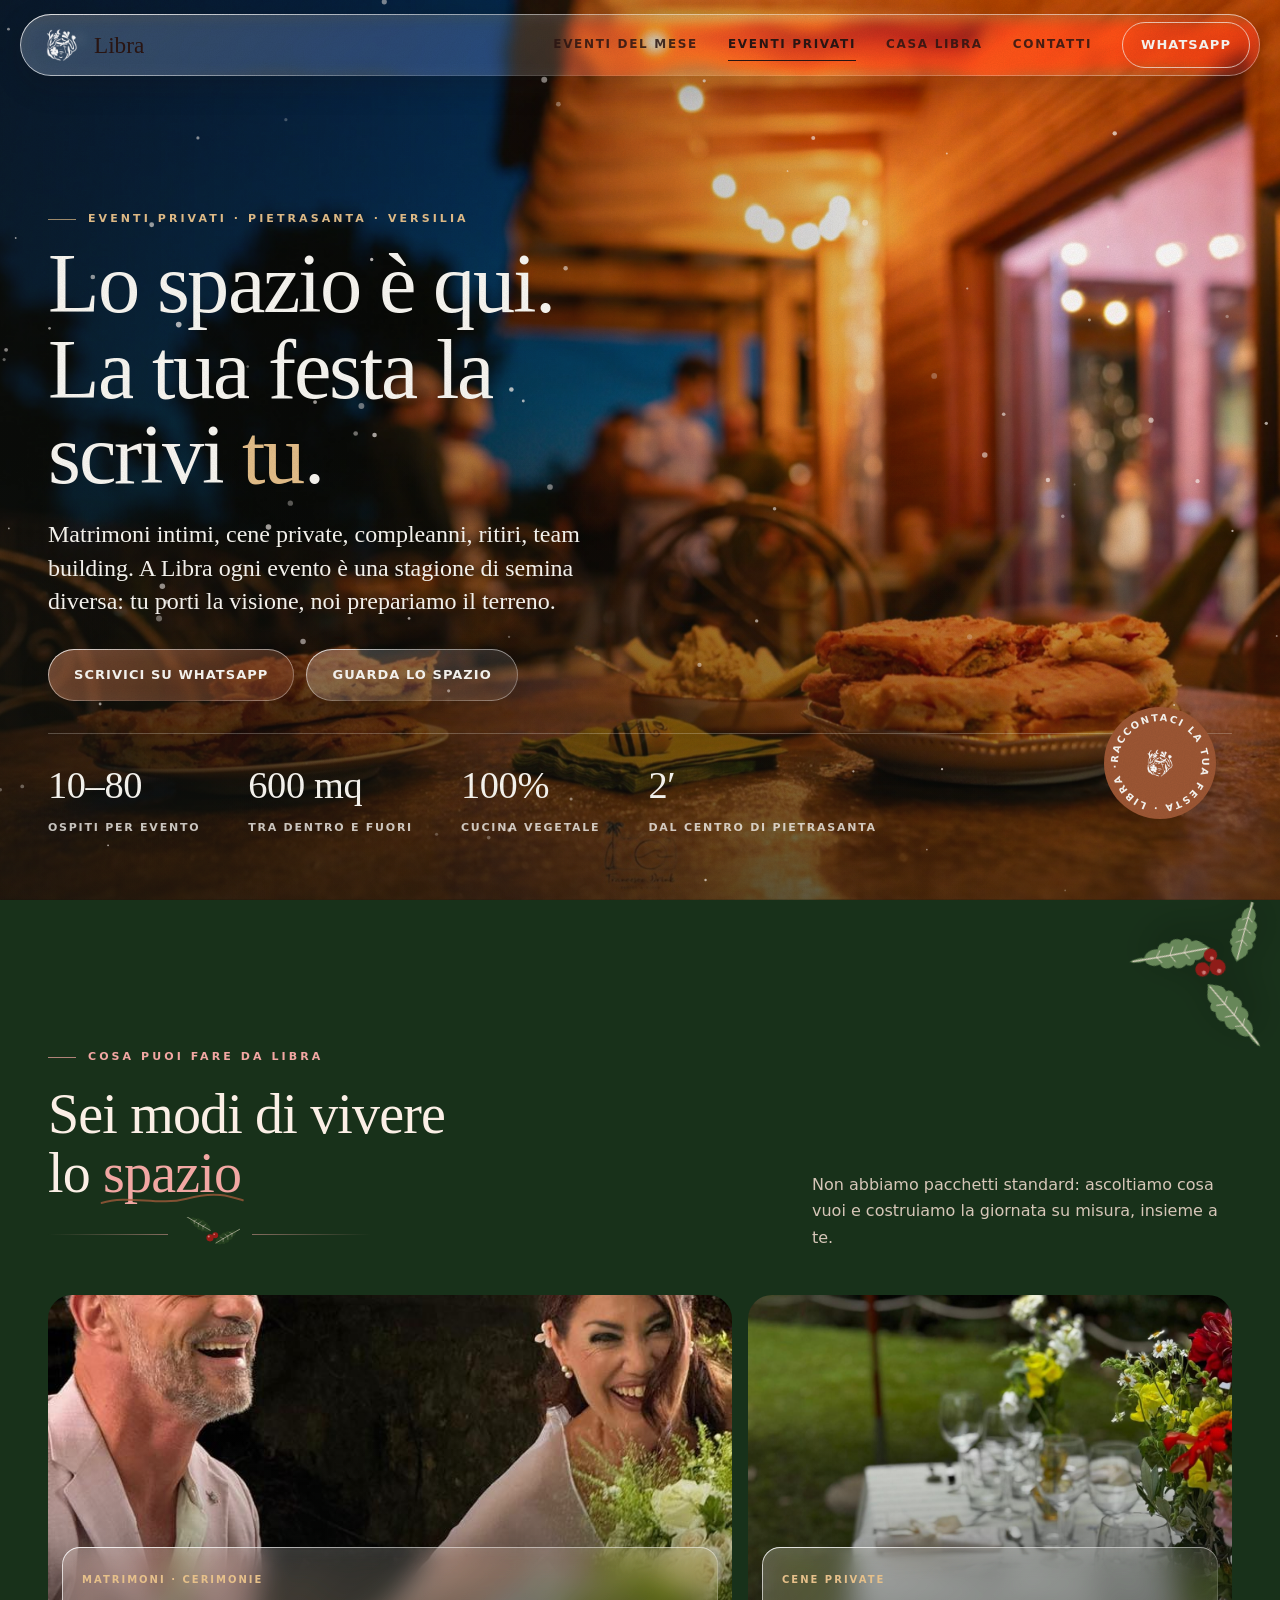
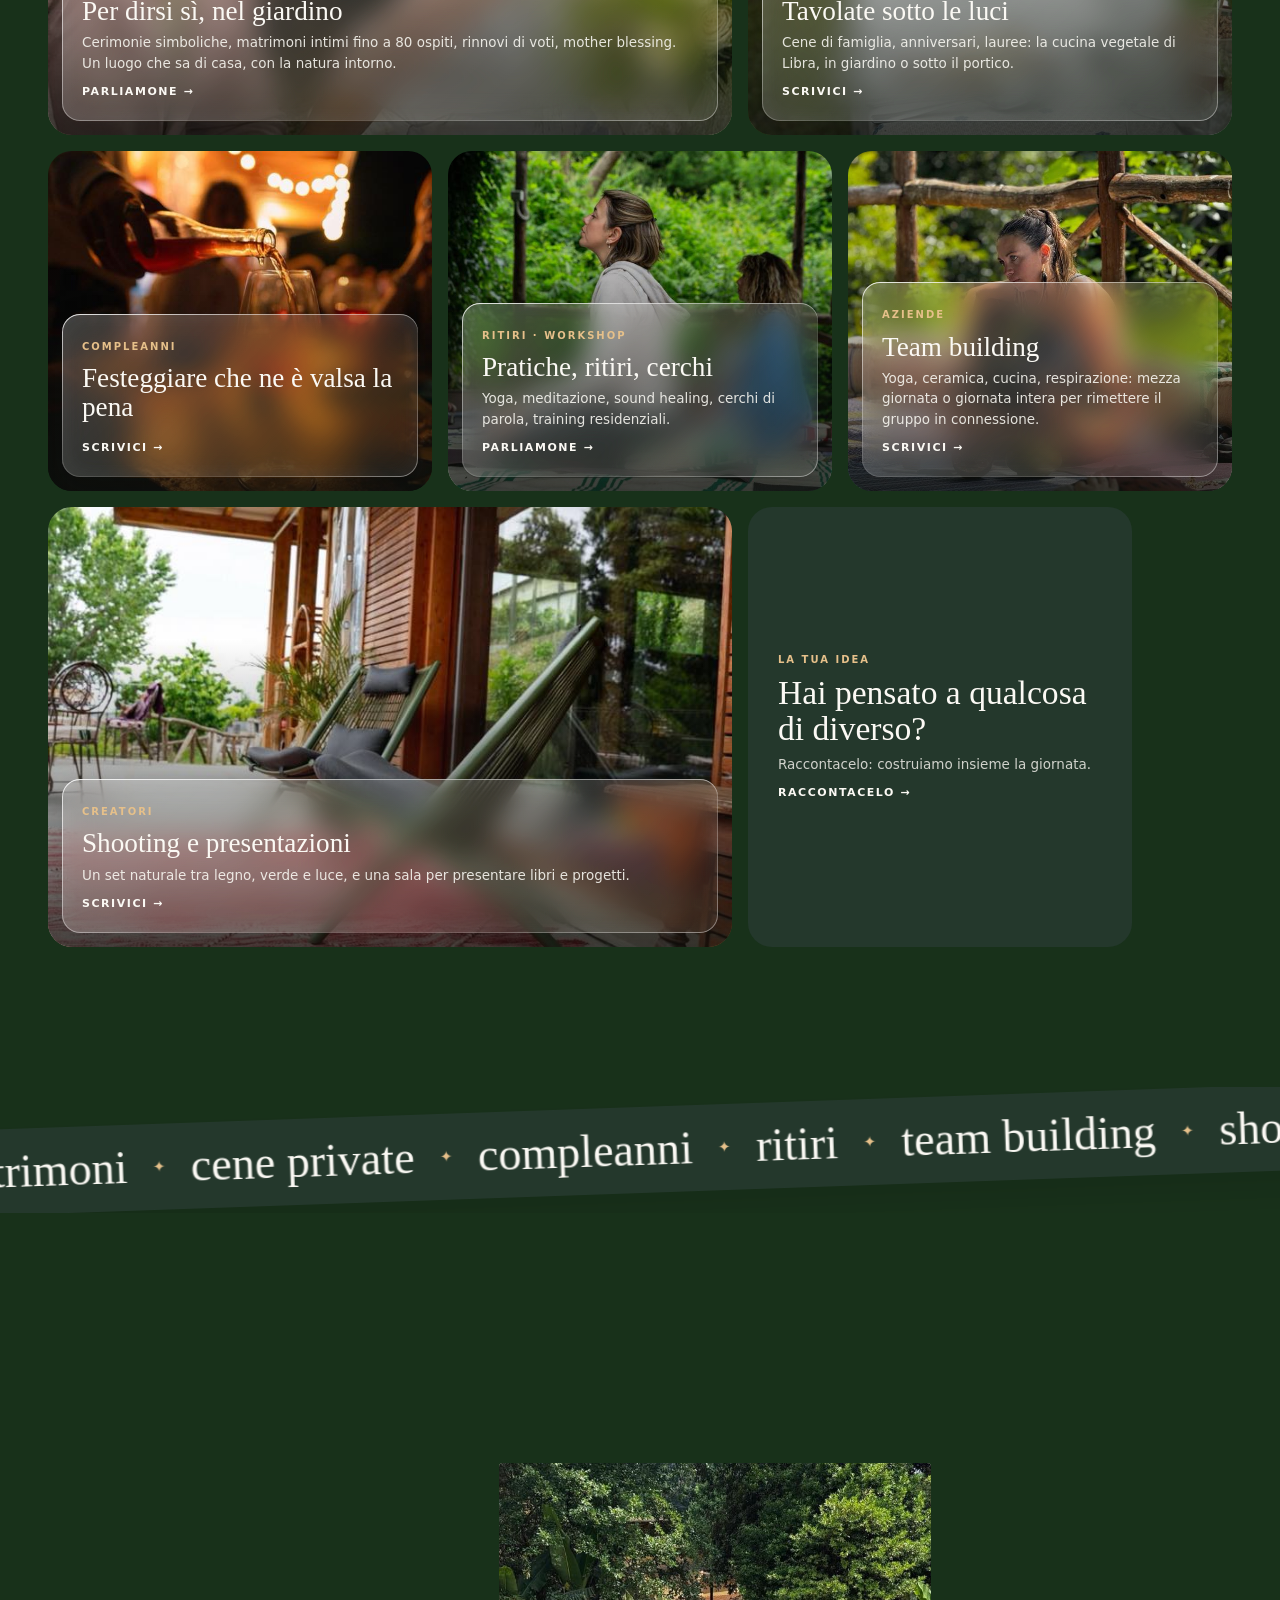
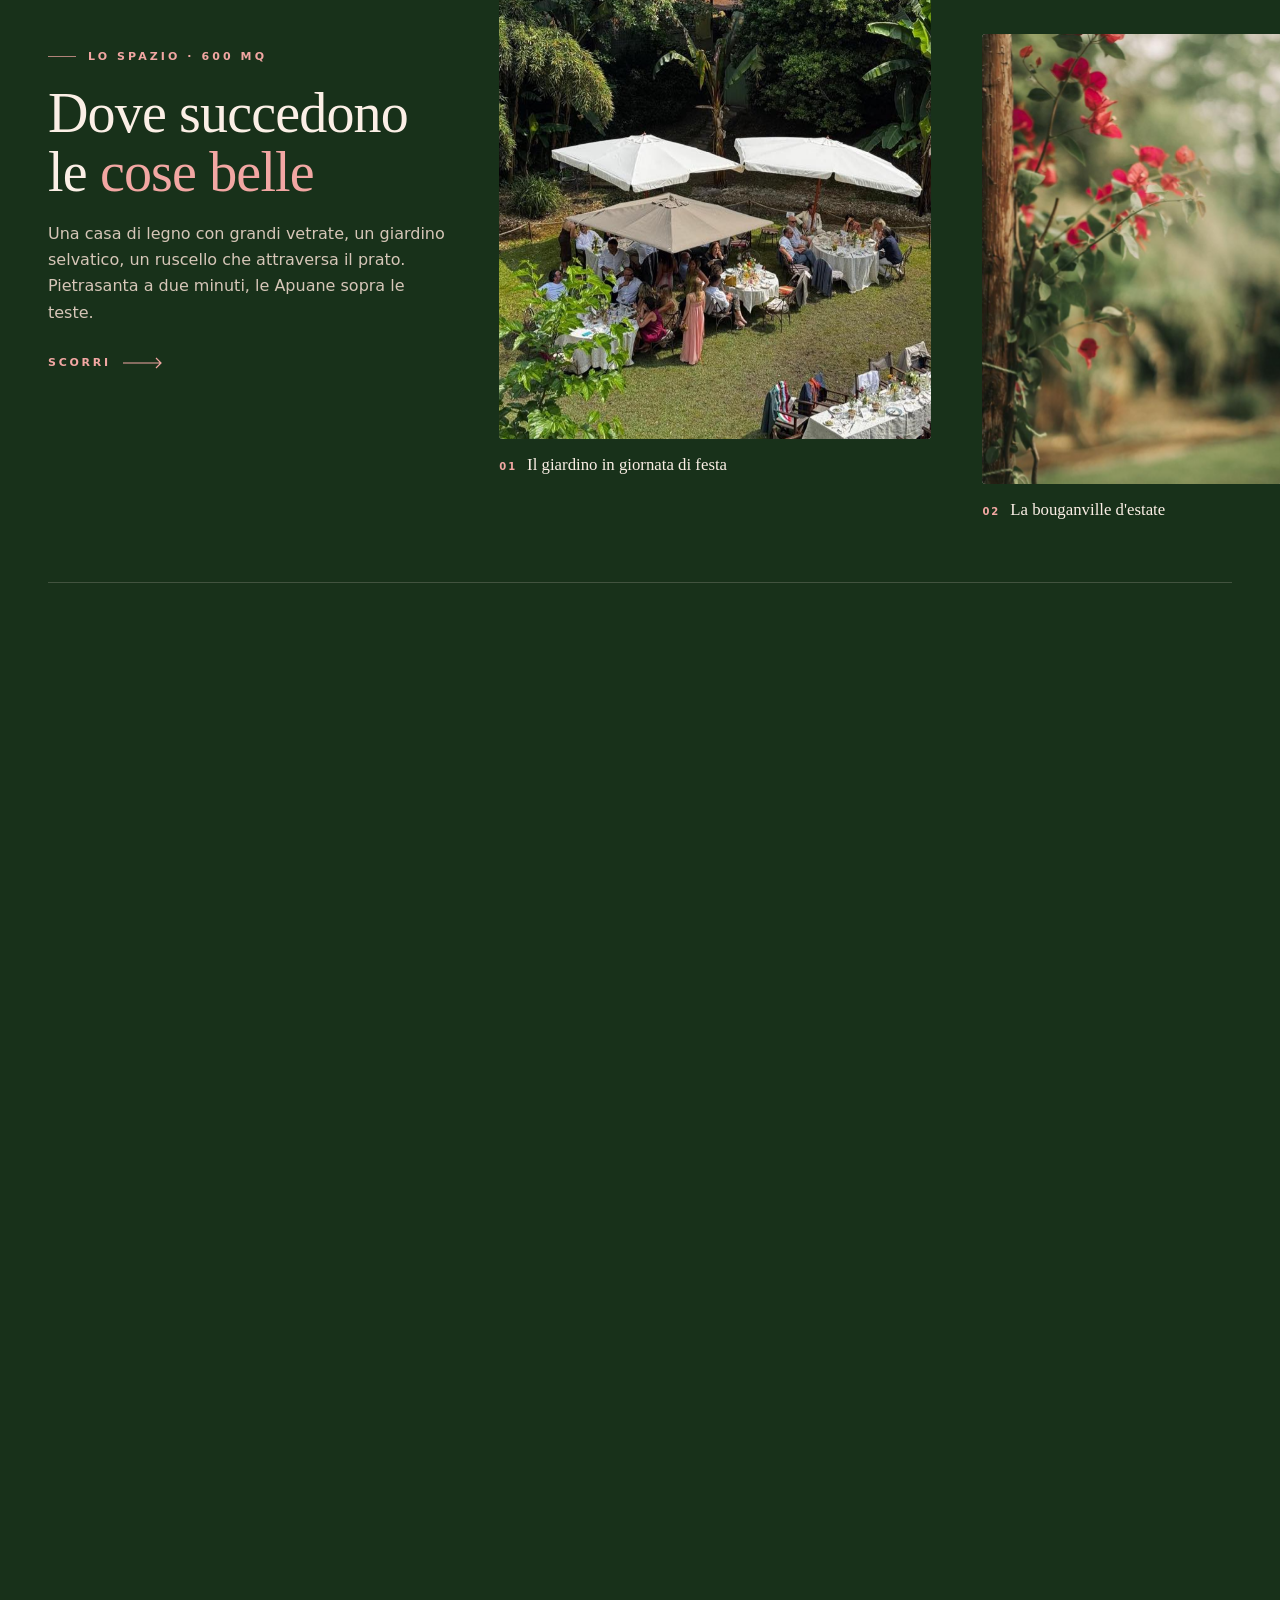
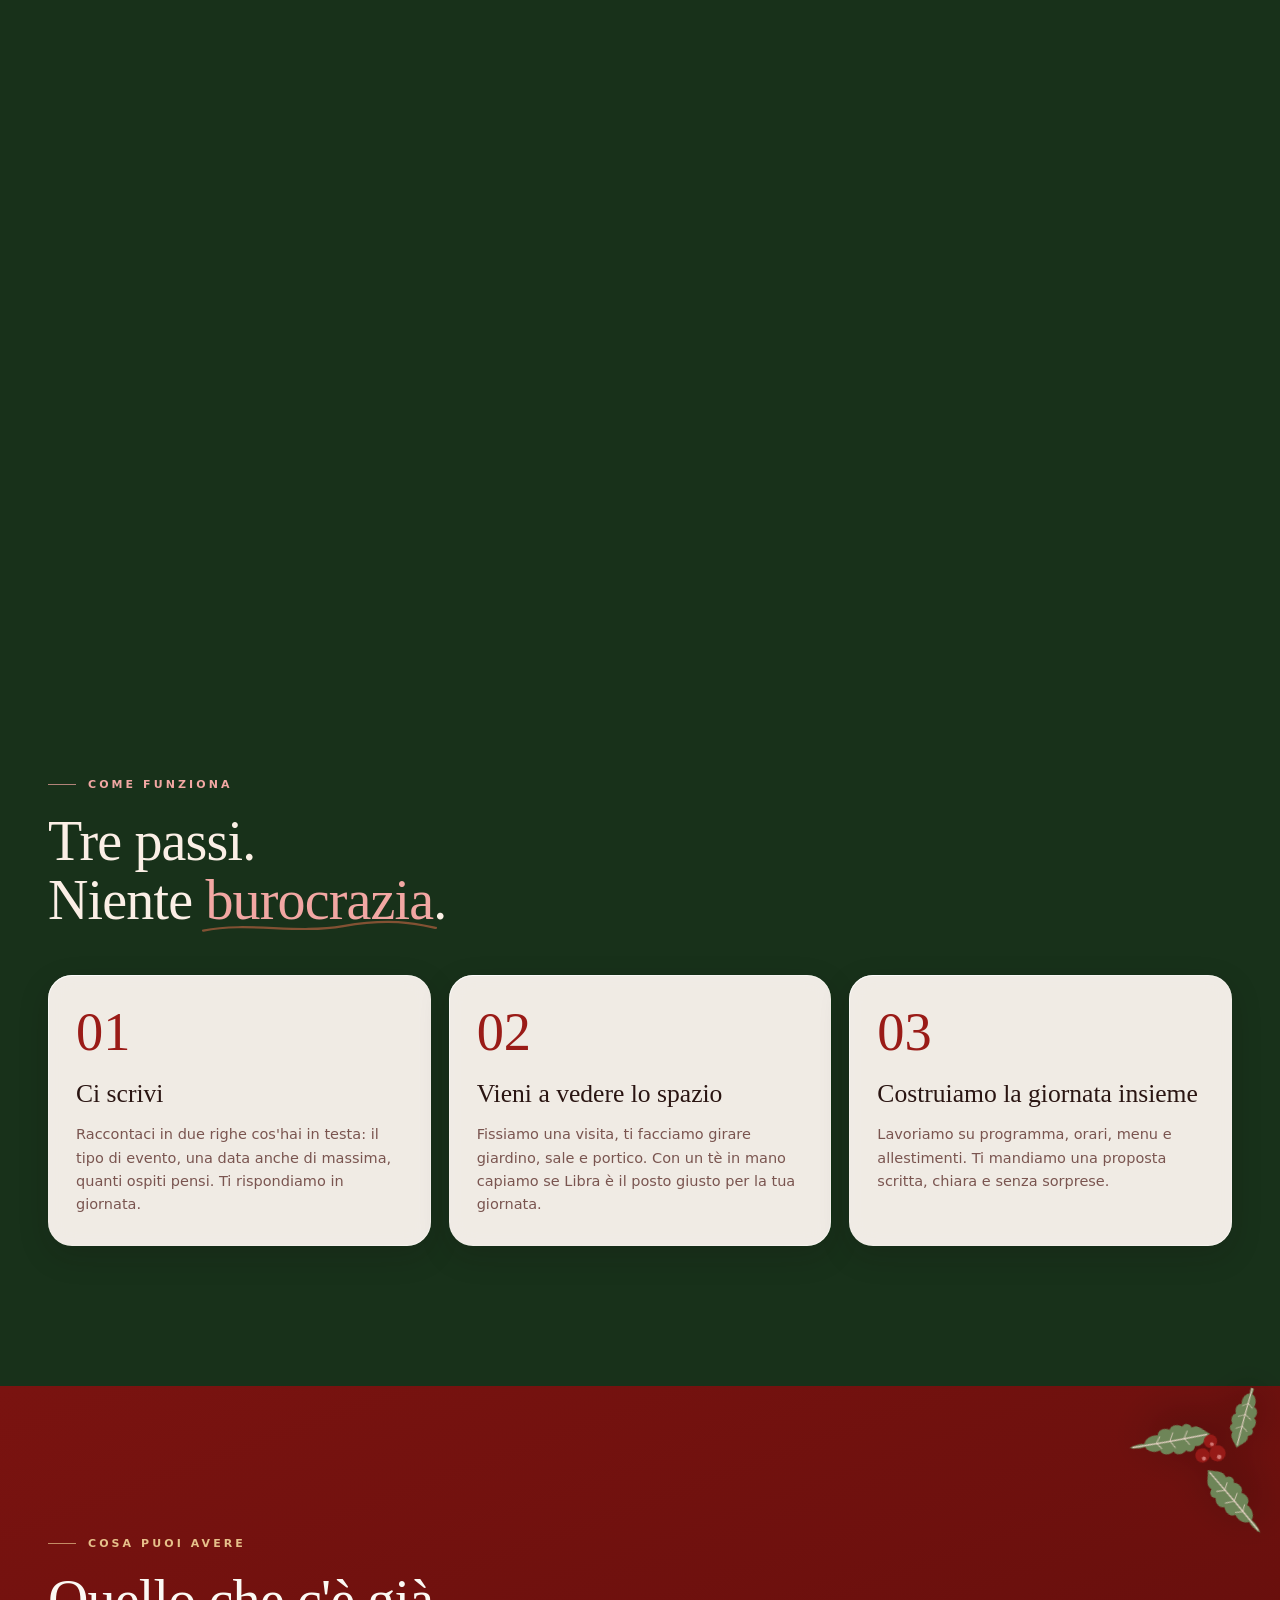
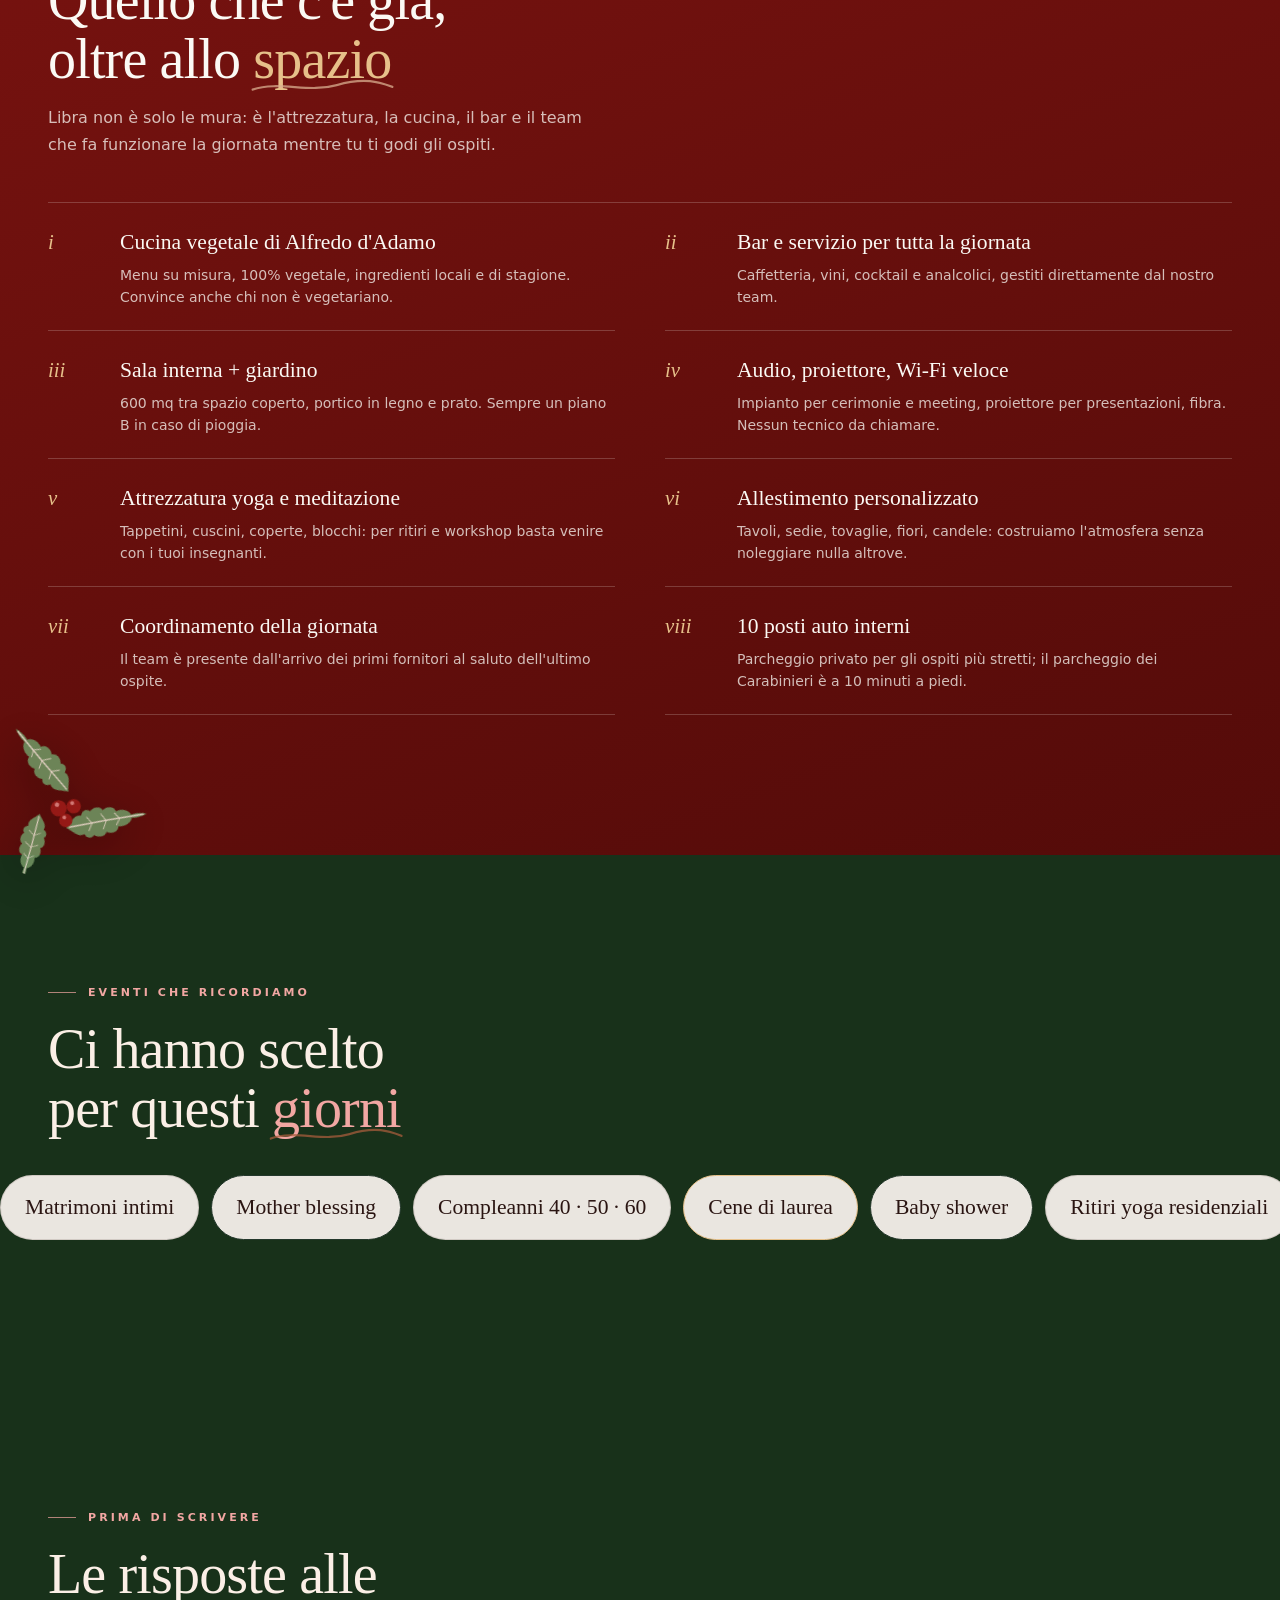
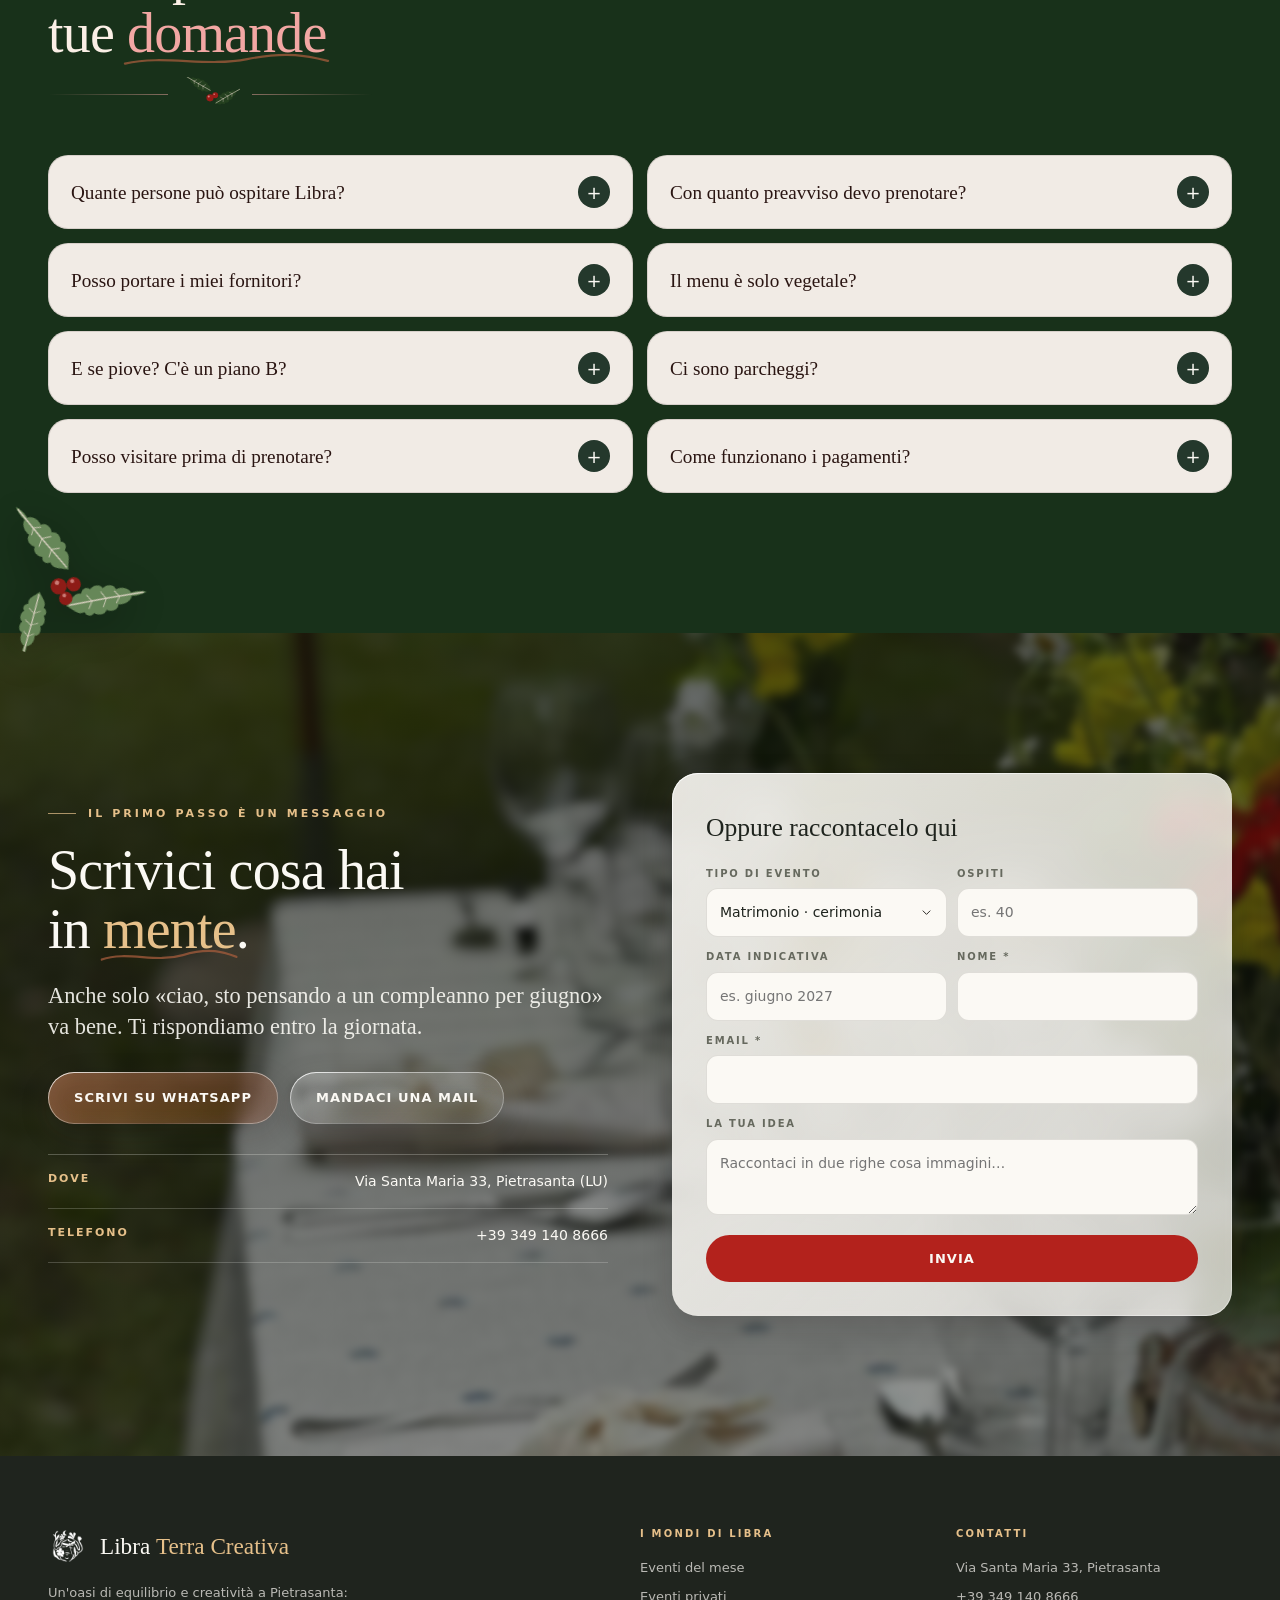
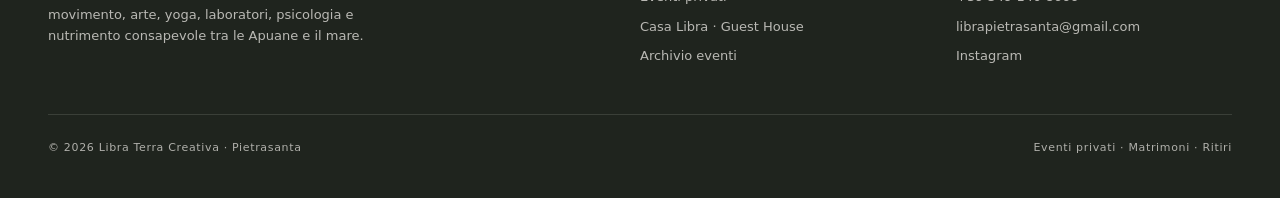
<file: eventi-privati/index.html>
<!DOCTYPE html>
<html lang="it">
<head>
<meta charset="UTF-8">
<meta name="viewport" content="width=device-width, initial-scale=1.0">
<title>Eventi privati · Libra Terra Creativa · Pietrasanta</title>
<meta name="description" content="Matrimoni intimi, cene private, compleanni, ritiri e team building da Libra Terra Creativa a Pietrasanta: 600 mq tra giardino, portico e sale, cucina 100% vegetale, da 10 a 80 ospiti.">
<meta property="og:title" content="Eventi privati da Libra · Pietrasanta">
<meta property="og:description" content="Lo spazio è qui. La tua festa la scrivi tu.">
<meta property="og:type" content="website">
<meta property="og:site_name" content="Libra Terra Creativa">
<meta property="og:locale" content="it_IT">
<meta property="og:url" content="https://librapietrasanta.com/eventi-privati/">
<meta property="og:image" content="https://librapietrasanta.com/assets/img/anteprime/eventi-privati.jpg">
<meta property="og:image:width" content="1200">
<meta property="og:image:height" content="630">
<meta property="og:image:alt" content="Una coppia di sposi nel giardino di Libra">
<meta name="twitter:card" content="summary_large_image">
<link rel="canonical" href="https://librapietrasanta.com/eventi-privati/">
<meta name="theme-color" content="#F1EDE4">
<link rel="icon" type="image/png" href="../assets/img/pittogramma.png">
<link rel="preconnect" href="https://api.fontshare.com"><link rel="preconnect" href="https://cdn.fontshare.com" crossorigin>
<link rel="preload" as="style" href="https://api.fontshare.com/v2/css?f[]=gambarino@400&display=swap" onload="this.onload=null;this.rel='stylesheet'"><noscript><link rel="stylesheet" href="https://api.fontshare.com/v2/css?f[]=gambarino@400&display=swap"></noscript>
<link rel="preload" as="style" href="https://api.fontshare.com/v2/css?f[]=satoshi@400,500,700&display=swap" onload="this.onload=null;this.rel='stylesheet'"><noscript><link rel="stylesheet" href="https://api.fontshare.com/v2/css?f[]=satoshi@400,500,700&display=swap"></noscript>
<link rel="stylesheet" href="../assets/css/libra.css">
<link rel="stylesheet" href="/assets/css/libra-fx.css">
<script src="/assets/js/libra-fx.js"></script>
<script src="/assets/js/tema-natale.js"></script>
<script>window.LIBRA={waText:'Ciao Libra! Vorrei info per organizzare un evento privato.'};</script>
<style>
/* Palette · Eventi privati — il giardino di Libra */
:root{
  --sand:#F1EDE4; --linen:#FBF9F4; --stone:#E2DCCD;
  --clay:#9E5734; --clay-dark:#7E3F22; --ochre:#E6C08A;
  --olive:#24382C; --olive-soft:#4A5E4E;
  --ink:#1F241E; --muted:#66695E; --line:rgba(31,36,30,.13);
}
/* HERO */
.pv-hero{min-height:100svh;position:relative;color:var(--linen);overflow:hidden;display:flex;align-items:flex-end;padding:130px 0 clamp(36px,7vh,80px);}
.pv-hero picture,.pv-hero>picture img{position:absolute;inset:0;width:100%;height:100%;object-fit:cover;}
.pv-hero>picture img{animation:heroZoom 18s ease-out both;}
.pv-hero::after{content:'';position:absolute;inset:0;background:linear-gradient(90deg,rgba(15,18,14,.62) 0%,rgba(15,18,14,.2) 55%,rgba(15,18,14,0) 80%),linear-gradient(0deg,rgba(15,18,14,.6),rgba(15,18,14,0) 50%);}
.pv-hero-in{position:relative;z-index:2;width:100%;}
.pv-hero .eyebrow{color:var(--ochre);}
.pv-hero h1{font-family:var(--serif);font-weight:400;font-size:clamp(2.8rem,6.6vw,6rem);line-height:.95;letter-spacing:-.025em;margin:16px 0 18px;max-width:14ch;}
.pv-hero h1 em{font-style:normal;color:var(--ochre);}
.pv-hero p{font-family:var(--serif);font-size:clamp(1.15rem,2vw,1.5rem);max-width:600px;line-height:1.4;}
.pv-cta{display:flex;gap:12px;flex-wrap:wrap;margin-top:30px;}
.pv-cta .btn{border-radius:999px;}
.stats{display:flex;gap:clamp(18px,4vw,48px);flex-wrap:wrap;margin-top:32px;padding-top:20px;border-top:1px solid rgba(251,249,244,.25);}
.stats div{font-size:11px;letter-spacing:.16em;text-transform:uppercase;font-weight:700;color:rgba(251,249,244,.8);}
.stats b{display:block;font-family:var(--serif);font-weight:400;font-size:clamp(1.8rem,3vw,2.4rem);letter-spacing:-.01em;text-transform:none;color:var(--linen);margin-bottom:2px;}
/* TIPI DI EVENTI */
.types{padding:clamp(90px,11vw,140px) 0;}
.types-head{display:flex;justify-content:space-between;align-items:flex-end;gap:24px;flex-wrap:wrap;margin-bottom:44px;}
.types-grid{display:grid;grid-template-columns:repeat(12,1fr);gap:16px;}
.type{position:relative;border-radius:24px;overflow:hidden;min-height:340px;display:flex;flex-direction:column;justify-content:flex-end;color:var(--linen);isolation:isolate;text-decoration:none;}
.type img{position:absolute;inset:0;width:100%;height:100%;object-fit:cover;z-index:-2;transition:transform 1.2s var(--ease);}
.type::after{content:'';position:absolute;inset:0;z-index:-1;background:linear-gradient(180deg,rgba(15,18,14,0) 30%,rgba(15,18,14,.75));}
.type:hover img{transform:scale(1.05);}
.type .type-in{margin:14px;border-radius:18px;padding:18px 20px;}
.type small{font-size:10px;letter-spacing:.2em;text-transform:uppercase;font-weight:700;color:var(--ochre);}
.type h3{font-family:var(--serif);font-weight:400;font-size:1.7rem;line-height:1.08;margin:6px 0 6px;}
.type p{font-size:13.5px;line-height:1.5;color:rgba(251,249,244,.88);}
.type .go{display:inline-flex;align-items:center;gap:8px;margin-top:10px;font-size:11px;letter-spacing:.14em;text-transform:uppercase;font-weight:700;}
.t-wide{grid-column:span 7;min-height:440px;}
.t-tall{grid-column:span 5;min-height:440px;}
.t-third{grid-column:span 4;}
.t-idea{grid-column:span 4;background:var(--olive);justify-content:center;padding:30px;}
.t-idea::after{display:none;}
.t-idea h3{font-size:2.1rem;}
@media(max-width:900px){.t-wide,.t-tall,.t-third,.t-idea{grid-column:span 12;min-height:320px;}}
/* LO SPAZIO (corridoio) */
.space-intro{padding:clamp(70px,9vw,110px) 0 0;}
.corr-intro .stat-line{margin-top:18px;font-family:var(--serif);font-size:1.25rem;color:var(--clay);}
/* COME FUNZIONA */
.steps{padding:clamp(90px,11vw,140px) 0;}
.steps-grid{display:grid;grid-template-columns:repeat(3,1fr);gap:18px;margin-top:44px;}
.step{border-radius:24px;padding:30px 28px;background:linear-gradient(135deg,rgba(251,249,244,.9),rgba(251,249,244,.65));}
.step-n{font-family:var(--serif);font-size:3.4rem;line-height:1;color:var(--clay);}
.step h3{font-family:var(--serif);font-weight:400;font-size:1.6rem;margin:14px 0 8px;}
.step p{font-size:14.5px;color:var(--muted);line-height:1.6;}
@media(max-width:900px){.steps-grid{grid-template-columns:1fr;}}
/* INCLUSO */
.incl{padding:clamp(90px,11vw,140px) 0;}
.incl-grid{display:grid;grid-template-columns:repeat(2,1fr);gap:0 50px;margin-top:44px;border-top:1px solid rgba(251,249,244,.2);}
.incl-item{display:grid;grid-template-columns:56px 1fr;gap:16px;padding:22px 0;border-bottom:1px solid rgba(251,249,244,.2);}
.incl-item .n{font-family:var(--serif);font-size:1.3rem;color:var(--ochre);font-style:italic;}
.incl-item h3{font-family:var(--serif);font-weight:400;font-size:1.35rem;margin-bottom:4px;}
.incl-item p{font-size:14px;color:rgba(251,249,244,.75);line-height:1.55;}
@media(max-width:900px){.incl-grid{grid-template-columns:1fr;}}
/* EVENTI CHE RICORDIAMO */
.memo{padding:clamp(80px,10vw,120px) 0;overflow:hidden;}
.marquee{display:flex;gap:12px;width:max-content;animation:marq 38s linear infinite;margin-top:36px;}
.marquee:hover{animation-play-state:paused;}
.marquee span{flex:0 0 auto;border:1px solid var(--line);border-radius:999px;padding:14px 24px;font-family:var(--serif);font-size:1.35rem;white-space:nowrap;background:rgba(251,249,244,.6);}
.marquee span:nth-child(3n+2){background:var(--olive);color:var(--linen);border-color:var(--olive);}
.marquee span:nth-child(4n){background:var(--ochre);border-color:var(--ochre);}
@keyframes marq{to{transform:translateX(-50%);}}
@media(prefers-reduced-motion:reduce){.marquee{animation:none;flex-wrap:wrap;width:auto;}}
/* FAQ */
.faq{padding:clamp(90px,11vw,140px) 0;}
.faq-list{display:grid;grid-template-columns:1fr 1fr;gap:14px;margin-top:44px;}
@media(max-width:900px){.faq-list{grid-template-columns:1fr;}}
.faq details{border-radius:20px;background:rgba(251,249,244,.75);border:1px solid var(--line);overflow:hidden;}
.faq summary{list-style:none;cursor:pointer;padding:20px 22px;display:flex;justify-content:space-between;align-items:center;gap:16px;font-family:var(--serif);font-size:1.2rem;}
.faq summary::-webkit-details-marker{display:none;}
.faq summary::after{content:'+';flex:0 0 32px;height:32px;border-radius:50%;background:var(--olive);color:var(--linen);display:grid;place-items:center;font-family:var(--sans);font-size:18px;transition:transform .3s var(--ease);}
.faq details[open]{background:#fff;}
.faq details[open] summary::after{transform:rotate(45deg);}
.faq .ans{padding:0 22px 22px;font-size:14.5px;color:var(--muted);line-height:1.65;}
.faq .ans b{color:var(--ink);}
/* CONTATTO */
.ask{padding:clamp(90px,11vw,140px) 0;position:relative;overflow:hidden;isolation:isolate;}
.ask::before{content:'';position:absolute;inset:-40px;z-index:-1;background:url('../assets/img/privati/tavola.jpg') center/cover;filter:blur(4px);transform:scale(1.05);}
.ask::after{content:'';position:absolute;inset:0;z-index:-1;background:linear-gradient(180deg,rgba(15,18,14,.62),rgba(15,18,14,.45));}
.ask-grid{display:grid;grid-template-columns:1fr 1fr;gap:clamp(30px,5vw,70px);align-items:center;color:var(--linen);}
.ask .eyebrow{color:var(--ochre);}
.ask .h2 em{color:var(--ochre);}
.ask p.big{font-family:var(--serif);font-size:1.4rem;line-height:1.4;margin:20px 0 28px;color:rgba(251,249,244,.9);}
.ask-card{border-radius:26px;padding:clamp(22px,3vw,34px);background:linear-gradient(135deg,rgba(251,249,244,.9),rgba(251,249,244,.75));color:var(--ink);}
.ask-card h3{font-family:var(--serif);font-weight:400;font-size:1.6rem;margin-bottom:16px;}
@media(max-width:900px){.ask-grid{grid-template-columns:1fr;}}
</style>
</head>
<body>

<header class="nav" id="nav">
  <div class="wrap nav-in glass refract">
    <a href="/" class="brand" aria-label="Libra, home"><img src="../assets/img/pittogramma.png" alt=""><span>Libra</span></a>
    <nav class="nav-links" aria-label="Menu principale">
      <a href="/eventi/">Eventi del mese</a>
      <a href="/eventi-privati/" class="on">Eventi privati</a>
      <a href="/casa-libra/">Casa Libra</a>
      <a href="#contatti">Contatti</a>
      <a href="#" data-wa class="btn btn-light">WhatsApp</a>
    </nav>
    <button class="burger" id="burger" aria-label="Apri il menu" aria-expanded="false"><span></span><span></span></button>
  </div>
</header>
<div class="mmenu glass" id="mmenu">
  <a href="/">Home di Libra</a><a href="/eventi/">Eventi del mese</a><a href="/eventi-privati/">Eventi privati</a><a href="#tipi">· Tipi di evento</a><a href="#spazio">· Lo spazio</a><a href="#faq">· Domande frequenti</a><a href="/casa-libra/">Casa Libra</a><a href="#contatti">Contatti</a>
</div>

<main id="contenuto">
<!-- HERO -->
<section class="pv-hero" id="top">
  <picture>
    <source media="(max-width: 760px)" srcset="../assets/img/privati/giardino-matrimonio.jpg">
    <img src="../assets/img/privati/cena-sera.jpg" alt="L'ingresso di Libra la sera, con il portico illuminato" fetchpriority="high">
  </picture>
  <a class="stamp" href="#contatti" data-stamp="raccontaci la tua festa · Libra · "></a>
  <div class="wrap pv-hero-in">
    <span class="eyebrow fade-up" style="--d:.1s">Eventi privati · Pietrasanta · Versilia</span>
    <h1 class="split">Lo spazio è qui. La tua festa la scrivi <em>tu</em>.</h1>
    <p class="fade-up" style="--d:1.1s">Matrimoni intimi, cene private, compleanni, ritiri, team building. A Libra ogni evento è una stagione di semina diversa: tu porti la visione, noi prepariamo il terreno.</p>
    <div class="pv-cta fade-up" style="--d:1.25s">
      <a href="#" data-wa="Ciao Libra! Vorrei info per organizzare un evento privato." class="btn glass warm refract">Scrivici su WhatsApp</a>
      <a href="#spazio" class="btn glass refract">Guarda lo spazio</a>
    </div>
    <div class="stats fade-up" style="--d:1.4s">
      <div><b>10–80</b>ospiti per evento</div>
      <div><b>600 mq</b>tra dentro e fuori</div>
      <div><b>100%</b>cucina vegetale</div>
      <div><b>2′</b>dal centro di Pietrasanta</div>
    </div>
  </div>
</section>

<!-- TIPI DI EVENTI -->
<section class="types" id="tipi">
  <div class="wrap">
    <div class="types-head rv">
      <div>
        <span class="eyebrow">Cosa puoi fare da Libra</span>
        <h2 class="h2">Sei modi di vivere<br>lo <em>spazio</em></h2>
      </div>
      <p class="muted" style="max-width:420px">Non abbiamo pacchetti standard: ascoltiamo cosa vuoi e costruiamo la giornata su misura, insieme a te.</p>
    </div>
    <div class="types-grid">
      <a class="type t-wide rv" href="#" data-wa="Ciao Libra! Vorrei info per organizzare un matrimonio o una cerimonia da voi."><img src="../assets/img/privati/sposi.jpg" srcset="../assets/img/privati/sposi-m.jpg 760w, ../assets/img/privati/sposi.jpg 1200w" sizes="(max-width: 900px) 92vw, 40vw" alt="" loading="lazy" style="object-position:center 30%"><div class="type-in glass"><small>Matrimoni · cerimonie</small><h3>Per dirsi sì, nel giardino</h3><p>Cerimonie simboliche, matrimoni intimi fino a 80 ospiti, rinnovi di voti, mother blessing. Un luogo che sa di casa, con la natura intorno.</p><span class="go">Parliamone →</span></div></a>
      <a class="type t-tall rv" href="#" data-wa="Ciao Libra! Vorrei info per una cena privata da voi."><img src="../assets/img/privati/tavola.jpg" srcset="../assets/img/privati/tavola-m.jpg 760w, ../assets/img/privati/tavola.jpg 1200w" sizes="(max-width: 900px) 92vw, 40vw" alt="" loading="lazy"><div class="type-in glass"><small>Cene private</small><h3>Tavolate sotto le luci</h3><p>Cene di famiglia, anniversari, lauree: la cucina vegetale di Libra, in giardino o sotto il portico.</p><span class="go">Scrivici →</span></div></a>
      <a class="type t-third rv" href="#" data-wa="Ciao Libra! Vorrei info per festeggiare un compleanno da voi."><img src="../assets/img/privati/vino.jpg" srcset="../assets/img/privati/vino-m.jpg 760w, ../assets/img/privati/vino.jpg 1600w" sizes="(max-width: 900px) 92vw, 40vw" alt="" loading="lazy"><div class="type-in glass"><small>Compleanni</small><h3>Festeggiare che ne è valsa la pena</h3><span class="go">Scrivici →</span></div></a>
      <a class="type t-third rv" href="#" data-wa="Ciao Libra! Vorrei info per un ritiro o un workshop da voi."><img src="../assets/img/privati/yoga.jpg" srcset="../assets/img/privati/yoga-m.jpg 760w, ../assets/img/privati/yoga.jpg 1114w" sizes="(max-width: 900px) 92vw, 40vw" alt="" loading="lazy"><div class="type-in glass"><small>Ritiri · workshop</small><h3>Pratiche, ritiri, cerchi</h3><p>Yoga, meditazione, sound healing, cerchi di parola, training residenziali.</p><span class="go">Parliamone →</span></div></a>
      <a class="type t-third rv" href="#" data-wa="Ciao Libra! Vorrei info per un team building aziendale."><img src="../assets/img/privati/musica.jpg" srcset="../assets/img/privati/musica-m.jpg 760w, ../assets/img/privati/musica.jpg 1200w" sizes="(max-width: 900px) 92vw, 40vw" alt="" loading="lazy"><div class="type-in glass"><small>Aziende</small><h3>Team building</h3><p>Yoga, ceramica, cucina, respirazione: mezza giornata o giornata intera per rimettere il gruppo in connessione.</p><span class="go">Scrivici →</span></div></a>
      <a class="type t-wide rv" href="#" data-wa="Ciao Libra! Vorrei info per uno shooting o una presentazione da voi."><img src="../assets/img/privati/lounge.jpg" srcset="../assets/img/privati/lounge-m.jpg 760w, ../assets/img/privati/lounge.jpg 1066w" sizes="(max-width: 900px) 92vw, 40vw" alt="" loading="lazy"><div class="type-in glass"><small>Creatori</small><h3>Shooting e presentazioni</h3><p>Un set naturale tra legno, verde e luce, e una sala per presentare libri e progetti.</p><span class="go">Scrivici →</span></div></a>
      <a class="type t-idea t-tall rv" href="#contatti"><small style="color:var(--ochre)">La tua idea</small><h3>Hai pensato a qualcosa di diverso?</h3><p style="color:rgba(251,249,244,.8)">Raccontacelo: costruiamo insieme la giornata.</p><span class="go">Raccontacelo →</span></a>
    </div>
  </div>
</section>

<div class="ribbon-wrap"><div class="ribbon" data-ribbon="matrimoni · cene private · compleanni · ritiri · team building · shooting · feste in giardino"></div></div>

<!-- LO SPAZIO: corridoio orizzontale -->
<section class="corr" id="spazio" data-hide-mbar>
  <div class="corr-track">
    <div class="corr-stage">
      <div class="corr-row" data-photos="giardino-matrimonio,bouganville,lounge,sentiero,ruscello,mise-en-place,cena-sera,musica">
        <div class="corr-intro">
          <span class="eyebrow">Lo spazio · 600 mq</span>
          <h2 class="h2">Dove succedono<br>le <em>cose belle</em></h2>
          <p class="muted" style="margin-top:18px">Una casa di legno con grandi vetrate, un giardino selvatico, un ruscello che attraversa il prato. Pietrasanta a due minuti, le Apuane sopra le teste.</p>
          <span class="corr-arrow" aria-hidden="true">Scorri <svg viewBox="0 0 40 12" fill="none" stroke="currentColor" stroke-width="1.2"><path d="M0 6h38M33 1l5 5-5 5"/></svg></span>
        </div>
        <figure class="corr-item" style="--h:64vh;--y:-4vh;--ar:3/4"><button type="button" data-i="0" aria-label="Ingrandisci"><img src="../assets/img/privati/giardino-matrimonio.jpg" srcset="../assets/img/privati/giardino-matrimonio-m.jpg 760w, ../assets/img/privati/giardino-matrimonio.jpg 1200w" sizes="(max-width: 900px) 92vw, 40vw" alt="Il giardino in una giornata di matrimonio" loading="lazy"></button><figcaption><span>01</span>Il giardino in giornata di festa</figcaption></figure>
        <figure class="corr-item" style="--h:50vh;--y:8vh;--ar:2/3"><button type="button" data-i="1" aria-label="Ingrandisci"><img src="../assets/img/privati/bouganville.jpg" srcset="../assets/img/privati/bouganville-m.jpg 760w, ../assets/img/privati/bouganville.jpg 1066w" sizes="(max-width: 900px) 92vw, 40vw" alt="La bouganville d'estate" loading="lazy"></button><figcaption><span>02</span>La bouganville d'estate</figcaption></figure>
        <figure class="corr-item" style="--h:60vh;--y:-6vh;--ar:2/3"><button type="button" data-i="2" aria-label="Ingrandisci"><img src="../assets/img/privati/lounge.jpg" srcset="../assets/img/privati/lounge-m.jpg 760w, ../assets/img/privati/lounge.jpg 1066w" sizes="(max-width: 900px) 92vw, 40vw" alt="L'angolo lounge sul portico" loading="lazy"></button><figcaption><span>03</span>L'angolo lounge sul portico</figcaption></figure>
        <figure class="corr-item" style="--h:54vh;--y:6vh;--ar:2/3"><button type="button" data-i="3" aria-label="Ingrandisci"><img src="../assets/img/privati/sentiero.jpg" srcset="../assets/img/privati/sentiero-m.jpg 760w, ../assets/img/privati/sentiero.jpg 1066w" sizes="(max-width: 900px) 92vw, 40vw" alt="Il sentiero verso il prato" loading="lazy"></button><figcaption><span>04</span>Il sentiero verso il prato</figcaption></figure>
        <figure class="corr-item" style="--h:46vh;--y:-9vh;--ar:2/3"><button type="button" data-i="4" aria-label="Ingrandisci"><img src="../assets/img/privati/ruscello.jpg" srcset="../assets/img/privati/ruscello-m.jpg 760w, ../assets/img/privati/ruscello.jpg 1066w" sizes="(max-width: 900px) 92vw, 40vw" alt="Il ruscello che attraversa il prato" loading="lazy"></button><figcaption><span>05</span>Il ruscello nel prato</figcaption></figure>
        <figure class="corr-item" style="--h:58vh;--y:4vh;--ar:3/4"><button type="button" data-i="5" aria-label="Ingrandisci"><img src="../assets/img/privati/mise-en-place.jpg" srcset="../assets/img/privati/mise-en-place-m.jpg 760w, ../assets/img/privati/mise-en-place.jpg 1200w" sizes="(max-width: 900px) 92vw, 40vw" alt="Mise en place con il menu di Libra" loading="lazy"></button><figcaption><span>06</span>Mise en place a tema</figcaption></figure>
        <figure class="corr-item" style="--h:48vh;--y:-4vh;--ar:3/2"><button type="button" data-i="6" aria-label="Ingrandisci"><img src="../assets/img/privati/cena-sera.jpg" srcset="../assets/img/privati/cena-sera-m.jpg 760w, ../assets/img/privati/cena-sera.jpg 1600w" sizes="(max-width: 900px) 92vw, 40vw" alt="Le cene quando cala il sole" loading="lazy"></button><figcaption><span>07</span>Le cene quando cala il sole</figcaption></figure>
        <figure class="corr-item" style="--h:62vh;--y:2vh;--ar:3/4"><button type="button" data-i="7" aria-label="Ingrandisci"><img src="../assets/img/privati/musica.jpg" srcset="../assets/img/privati/musica-m.jpg 760w, ../assets/img/privati/musica.jpg 1200w" sizes="(max-width: 900px) 92vw, 40vw" alt="Musica dal vivo durante un ritiro" loading="lazy"></button><figcaption><span>08</span>Quando arriva la musica</figcaption></figure>
        <div class="corr-end">
          <h3>Vieni a <em>vederlo</em>.</h3>
          <p class="muted" style="margin-top:14px">Fissiamo una visita: con un tè in mano capiamo insieme se Libra è il posto giusto per la tua giornata.</p>
          <div class="corr-end-cta"><a href="#" data-wa="Ciao Libra! Vorrei fissare una visita per un evento privato." class="btn btn-solid">Fissa una visita</a></div>
        </div>
      </div>
      <div class="corr-dots" aria-hidden="true"></div>
      <div class="corr-bar"><span></span></div>
    </div>
  </div>
</section>

<!-- COME FUNZIONA -->
<section class="steps" id="come">
  <div class="wrap">
    <div class="rv">
      <span class="eyebrow">Come funziona</span>
      <h2 class="h2">Tre passi.<br>Niente <em>burocrazia</em>.</h2>
    </div>
    <div class="steps-grid">
      <div class="step glass rv"><div class="step-n">01</div><h3>Ci scrivi</h3><p>Raccontaci in due righe cos'hai in testa: il tipo di evento, una data anche di massima, quanti ospiti pensi. Ti rispondiamo in giornata.</p></div>
      <div class="step glass rv"><div class="step-n">02</div><h3>Vieni a vedere lo spazio</h3><p>Fissiamo una visita, ti facciamo girare giardino, sale e portico. Con un tè in mano capiamo se Libra è il posto giusto per la tua giornata.</p></div>
      <div class="step glass rv"><div class="step-n">03</div><h3>Costruiamo la giornata insieme</h3><p>Lavoriamo su programma, orari, menu e allestimenti. Ti mandiamo una proposta scritta, chiara e senza sorprese.</p></div>
    </div>
  </div>
</section>

<!-- COSA È INCLUSO -->
<section class="incl dark" id="incluso">
  <div class="wrap">
    <div class="rv">
      <span class="eyebrow">Cosa puoi avere</span>
      <h2 class="h2">Quello che c'è già,<br>oltre allo <em>spazio</em></h2>
      <p class="muted" style="max-width:560px;margin-top:16px">Libra non è solo le mura: è l'attrezzatura, la cucina, il bar e il team che fa funzionare la giornata mentre tu ti godi gli ospiti.</p>
    </div>
    <div class="incl-grid rv">
      <div class="incl-item"><span class="n">i</span><div><h3>Cucina vegetale di Alfredo d'Adamo</h3><p>Menu su misura, 100% vegetale, ingredienti locali e di stagione. Convince anche chi non è vegetariano.</p></div></div>
      <div class="incl-item"><span class="n">ii</span><div><h3>Bar e servizio per tutta la giornata</h3><p>Caffetteria, vini, cocktail e analcolici, gestiti direttamente dal nostro team.</p></div></div>
      <div class="incl-item"><span class="n">iii</span><div><h3>Sala interna + giardino</h3><p>600 mq tra spazio coperto, portico in legno e prato. Sempre un piano B in caso di pioggia.</p></div></div>
      <div class="incl-item"><span class="n">iv</span><div><h3>Audio, proiettore, Wi-Fi veloce</h3><p>Impianto per cerimonie e meeting, proiettore per presentazioni, fibra. Nessun tecnico da chiamare.</p></div></div>
      <div class="incl-item"><span class="n">v</span><div><h3>Attrezzatura yoga e meditazione</h3><p>Tappetini, cuscini, coperte, blocchi: per ritiri e workshop basta venire con i tuoi insegnanti.</p></div></div>
      <div class="incl-item"><span class="n">vi</span><div><h3>Allestimento personalizzato</h3><p>Tavoli, sedie, tovaglie, fiori, candele: costruiamo l'atmosfera senza noleggiare nulla altrove.</p></div></div>
      <div class="incl-item"><span class="n">vii</span><div><h3>Coordinamento della giornata</h3><p>Il team è presente dall'arrivo dei primi fornitori al saluto dell'ultimo ospite.</p></div></div>
      <div class="incl-item"><span class="n">viii</span><div><h3>10 posti auto interni</h3><p>Parcheggio privato per gli ospiti più stretti; il parcheggio dei Carabinieri è a 10 minuti a piedi.</p></div></div>
    </div>
  </div>
</section>

<!-- EVENTI CHE RICORDIAMO -->
<section class="memo" id="ricordi">
  <div class="wrap rv">
    <span class="eyebrow">Eventi che ricordiamo</span>
    <h2 class="h2">Ci hanno scelto<br>per questi <em>giorni</em></h2>
  </div>
  <div class="marquee" aria-label="Matrimoni intimi, mother blessing, compleanni, cene di laurea, baby shower, ritiri yoga residenziali, team building aziendali, cerchi di donne, presentazioni di libri, shooting fotografici, cene di famiglia, anniversari, workshop creativi">
    <span>Matrimoni intimi</span><span>Mother blessing</span><span>Compleanni 40 · 50 · 60</span><span>Cene di laurea</span><span>Baby shower</span><span>Ritiri yoga residenziali</span><span>Team building aziendali</span><span>Cerchi di donne</span><span>Presentazioni di libri</span><span>Shooting fotografici</span><span>Cene di famiglia</span><span>Anniversari</span><span>Workshop creativi</span>
    <span aria-hidden="true">Matrimoni intimi</span><span aria-hidden="true">Mother blessing</span><span aria-hidden="true">Compleanni 40 · 50 · 60</span><span aria-hidden="true">Cene di laurea</span><span aria-hidden="true">Baby shower</span><span aria-hidden="true">Ritiri yoga residenziali</span><span aria-hidden="true">Team building aziendali</span><span aria-hidden="true">Cerchi di donne</span><span aria-hidden="true">Presentazioni di libri</span><span aria-hidden="true">Shooting fotografici</span><span aria-hidden="true">Cene di famiglia</span><span aria-hidden="true">Anniversari</span><span aria-hidden="true">Workshop creativi</span>
  </div>
</section>

<!-- FAQ -->
<section class="faq" id="faq">
  <div class="wrap">
    <div class="rv">
      <span class="eyebrow">Prima di scrivere</span>
      <h2 class="h2">Le risposte alle<br>tue <em>domande</em></h2>
    </div>
    <div class="faq-list rv">
      <details><summary>Quante persone può ospitare Libra?</summary><div class="ans">Dipende dal tipo di evento. Per <b>cene sedute</b> fino a circa 60–70 persone; per <b>cerimonie e matrimoni</b> con catering fino a 80; per <b>workshop, ritiri e team building</b> tra 10 e 40; per eventi <b>in piedi con buffet</b> anche 100. Dicci quanti ospiti pensi e ti diciamo subito se è gestibile.</div></details>
      <details><summary>Con quanto preavviso devo prenotare?</summary><div class="ans">Per i <b>matrimoni</b> consigliamo 2–3 mesi, soprattutto per i weekend di primavera ed estate. Per <b>cene private, compleanni e team building</b> di solito bastano 2–4 settimane. Last minute? Ci proviamo, se la data è libera.</div></details>
      <details><summary>Posso portare i miei fornitori?</summary><div class="ans">Sì: fotografi, DJ, fioristi e musicisti puoi portarli. <b>Il catering lo gestiamo noi</b>, perché la cucina vegetale è parte di quello che siamo. Per tutto il resto collaboriamo volentieri con i tuoi fornitori di fiducia.</div></details>
      <details><summary>Il menu è solo vegetale?</summary><div class="ans">Sì, <b>100% vegetale</b>, con ingredienti biologici, locali e di stagione. Chi arriva scettico finisce sempre per ricredersi: la cucina di Alfredo è gourmet, non "rinuncia". Adattiamo il menu ad allergie e intolleranze.</div></details>
      <details><summary>E se piove? C'è un piano B?</summary><div class="ans">Sì: abbiamo <b>spazi interni e un portico coperto</b> dove spostare l'evento mantenendo la stessa atmosfera. Per matrimoni grandi valutiamo insieme tensostrutture o gazebo. L'alternativa la pianifichiamo sempre già nella proposta.</div></details>
      <details><summary>Ci sono parcheggi?</summary><div class="ans">Internamente abbiamo <b>10 posti auto</b>. Siamo in centro a Pietrasanta: nei dintorni ci sono parcheggi pubblici e quello dei Carabinieri è a 10 minuti a piedi. Per eventi grandi possiamo aiutarti con una navetta.</div></details>
      <details><summary>Posso visitare prima di prenotare?</summary><div class="ans">Assolutamente sì, lo consigliamo. Scrivici e fissiamo una visita: ti mostriamo giardino, sale e portico e parliamo della tua idea. <b>La prima consulenza è gratuita e senza impegno.</b></div></details>
      <details><summary>Come funzionano i pagamenti?</summary><div class="ans">Chiediamo un <b>acconto alla conferma</b> e il saldo prima dell'evento. Accettiamo bonifico e contanti ed emettiamo regolare fattura. I dettagli li definiamo insieme nella proposta scritta.</div></details>
    </div>
  </div>
</section>

<!-- CONTATTO -->
<section class="ask" id="contatti">
  <div class="wrap ask-grid">
    <div class="rv">
      <span class="eyebrow">Il primo passo è un messaggio</span>
      <h2 class="h2">Scrivici cosa hai<br>in <em>mente</em>.</h2>
      <p class="big">Anche solo «ciao, sto pensando a un compleanno per giugno» va bene. Ti rispondiamo entro la giornata.</p>
      <div class="pv-cta">
        <a href="#" data-wa="Ciao Libra! Vorrei info per organizzare un evento privato." class="btn glass warm refract">Scrivi su WhatsApp</a>
        <a href="mailto:librapietrasanta@gmail.com?subject=Evento%20privato%20da%20Libra" class="btn glass refract">Mandaci una mail</a>
      </div>
      <ul class="contact-list" style="color:var(--linen);border-color:rgba(251,249,244,.25)">
        <li style="border-color:rgba(251,249,244,.2)"><span style="color:var(--ochre)">Dove</span>Via Santa Maria 33, Pietrasanta (LU)</li>
        <li style="border-color:rgba(251,249,244,.2)"><span style="color:var(--ochre)">Telefono</span><a href="tel:+393491408666">+39 349 140 8666</a></li>
      </ul>
    </div>
    <div class="ask-card glass rv">
      <h3>Oppure raccontacelo qui</h3>
      <form id="pvForm" novalidate>
        <div class="row2">
          <div class="field"><label for="pvTipo">Tipo di evento</label><select id="pvTipo"><option>Matrimonio · cerimonia</option><option>Cena privata</option><option>Compleanno</option><option>Ritiro · workshop</option><option>Team building</option><option>Shooting · presentazione</option><option>Altro</option></select></div>
          <div class="field"><label for="pvOspiti">Ospiti</label><input id="pvOspiti" inputmode="numeric" placeholder="es. 40"></div>
        </div>
        <div class="row2">
          <div class="field"><label for="pvData">Data indicativa</label><input id="pvData" placeholder="es. giugno 2027"></div>
          <div class="field"><label for="pvNome">Nome *</label><input id="pvNome" autocomplete="name"></div>
        </div>
        <div class="field"><label for="pvEmail">Email *</label><input id="pvEmail" type="email" autocomplete="email"></div>
        <div class="field"><label for="pvMsg">La tua idea</label><textarea id="pvMsg" placeholder="Raccontaci in due righe cosa immagini…"></textarea></div>
        <button type="submit" class="btn btn-clay submit" id="pvSend">Invia</button>
        <p class="form-err" id="pvErr"></p>
      </form>
      <div class="done" id="pvDone"><div class="tick">✓</div><h4>Grazie!</h4><p class="muted">Ti rispondiamo entro la giornata.</p></div>
    </div>
  </div>
</section>

</main>

<footer class="foot">
  <div class="wrap">
    <div class="foot-grid">
      <div>
        <a href="/" class="brand"><img src="../assets/img/pittogramma.png" alt=""><span>Libra <em>Terra Creativa</em></span></a>
        <p style="margin-top:16px;max-width:380px">Un'oasi di equilibrio e creatività a Pietrasanta: movimento, arte, yoga, laboratori, psicologia e nutrimento consapevole tra le Apuane e il mare.</p>
      </div>
      <div><h3>I mondi di Libra</h3><ul><li><a href="/eventi/">Eventi del mese</a></li><li><a href="/eventi-privati/">Eventi privati</a></li><li><a href="/casa-libra/">Casa Libra · Guest House</a></li><li><a href="/eventi/archivio/">Archivio eventi</a></li></ul></div>
      <div><h3>Contatti</h3><ul><li>Via Santa Maria 33, Pietrasanta</li><li><a href="tel:+393491408666">+39 349 140 8666</a></li><li><a href="mailto:librapietrasanta@gmail.com">librapietrasanta@gmail.com</a></li><li><a href="https://www.instagram.com/librapietrasanta" target="_blank" rel="noopener">Instagram</a></li></ul></div>
    </div>
    <div class="foot-bottom"><span>© <span data-year>2026</span> Libra Terra Creativa · Pietrasanta</span><span>Eventi privati · Matrimoni · Ritiri</span></div>
  </div>
</footer>

<div class="mbar glass" id="mbar" role="region" aria-label="Azioni rapide"><div><b>Un evento da Libra?</b>ti rispondiamo in giornata</div><a href="#" data-wa class="btn btn-clay">WhatsApp</a></div>

<script src="../assets/js/libra.js"></script>
<script>
(function(){
/* --- corridoio "Lo spazio" (stessa logica di Casa Libra) --- */
var track=document.querySelector('.corr-track'),row=track.querySelector('.corr-row'),bar=track.querySelector('.corr-bar span'),
    items=[].slice.call(row.querySelectorAll('.corr-item')),desk=window.matchMedia('(min-width:900px)'),dist=0,tick=false,RM=LIBRA.reduceMotion;
function layout(){if(!desk.matches||RM){track.style.height='';row.style.transform='';return;}dist=Math.max(0,row.scrollWidth-window.innerWidth);track.style.height=(dist+window.innerHeight)+'px';update();}
function update(){tick=false;if(!desk.matches||RM)return;var r=track.getBoundingClientRect(),p=Math.min(1,Math.max(0,-r.top/Math.max(1,dist)));
  row.style.transform='translate3d('+(-p*dist).toFixed(1)+'px,0,0)';bar.style.width=(p*100)+'%';var vw=window.innerWidth;
  items.forEach(function(it){var b=it.getBoundingClientRect();if(b.right<-200||b.left>vw+200)return;it.style.setProperty('--px',(((b.left+b.width/2-vw/2)/vw)*-28).toFixed(1)+'px');});}
window.addEventListener('scroll',function(){if(!tick){tick=true;requestAnimationFrame(update);}},{passive:true});
window.addEventListener('resize',layout);window.addEventListener('load',layout);if(desk.addEventListener)desk.addEventListener('change',layout);layout();
var dots=track.querySelector('.corr-dots'),slides=[].slice.call(row.children);slides.forEach(function(){dots.appendChild(document.createElement('i'));});
var cnt=document.createElement('b');dots.appendChild(cnt);var dEls=[].slice.call(dots.querySelectorAll('i'));
function act(k){dEls.forEach(function(d,i){d.classList.toggle('on',i===k);});var ph=k-1;cnt.textContent=ph>=0&&ph<items.length?(ph+1)+' / '+items.length:'';}
var dt=false;row.addEventListener('scroll',function(){if(dt)return;dt=true;requestAnimationFrame(function(){dt=false;var step=slides[1].offsetLeft-slides[0].offsetLeft;act(Math.max(0,Math.min(slides.length-1,Math.round(row.scrollLeft/step))));});},{passive:true});act(0);
var list=row.dataset.photos.split(',').map(function(n){return '../assets/img/privati/'+n+'.jpg';});
row.querySelectorAll('.corr-item button').forEach(function(b){b.addEventListener('click',function(){lbOpen(list,+b.dataset.i);});});

/* --- richiesta evento privato (Web3Forms) --- */
var f=document.getElementById('pvForm'),err=document.getElementById('pvErr');
f.addEventListener('submit',async function(e){
  e.preventDefault();err.style.display='none';var v=function(id){return document.getElementById(id).value.trim();};
  if(!v('pvNome')||!/^[^@\s]+@[^@\s]+\.[^@\s]+$/.test(v('pvEmail'))){err.textContent='Inserisci nome ed email validi.';err.style.display='block';return;}
  var b=document.getElementById('pvSend');b.disabled=true;b.textContent='Invio in corso…';
  try{var r=await fetch('https://api.web3forms.com/submit',{method:'POST',headers:{'Content-Type':'application/json','Accept':'application/json'},body:JSON.stringify({access_key:LIBRA.w3f,subject:'Evento privato: '+v('pvTipo')+(v('pvData')?' · '+v('pvData'):''),from_name:'Sito Libra',name:v('pvNome'),email:v('pvEmail'),
    message:['RICHIESTA EVENTO PRIVATO','','TIPO: '+v('pvTipo'),'DATA INDICATIVA: '+(v('pvData')||'—'),'OSPITI: '+(v('pvOspiti')||'—'),'NOME: '+v('pvNome'),'EMAIL: '+v('pvEmail'),'','IDEA: '+(v('pvMsg')||'—')].join('\n')})});
    var o=await r.json();if(!o.success)throw 0;f.style.display='none';document.getElementById('pvDone').style.display='block';}
  catch(x){err.innerHTML='Invio non riuscito: scrivici su <a href="https://wa.me/'+LIBRA.whatsapp+'" target="_blank" rel="noopener" style="text-decoration:underline">WhatsApp</a>.';err.style.display='block';}
  finally{b.disabled=false;b.textContent='Invia';}
});
})();
</script>
</body>
</html>
</file>
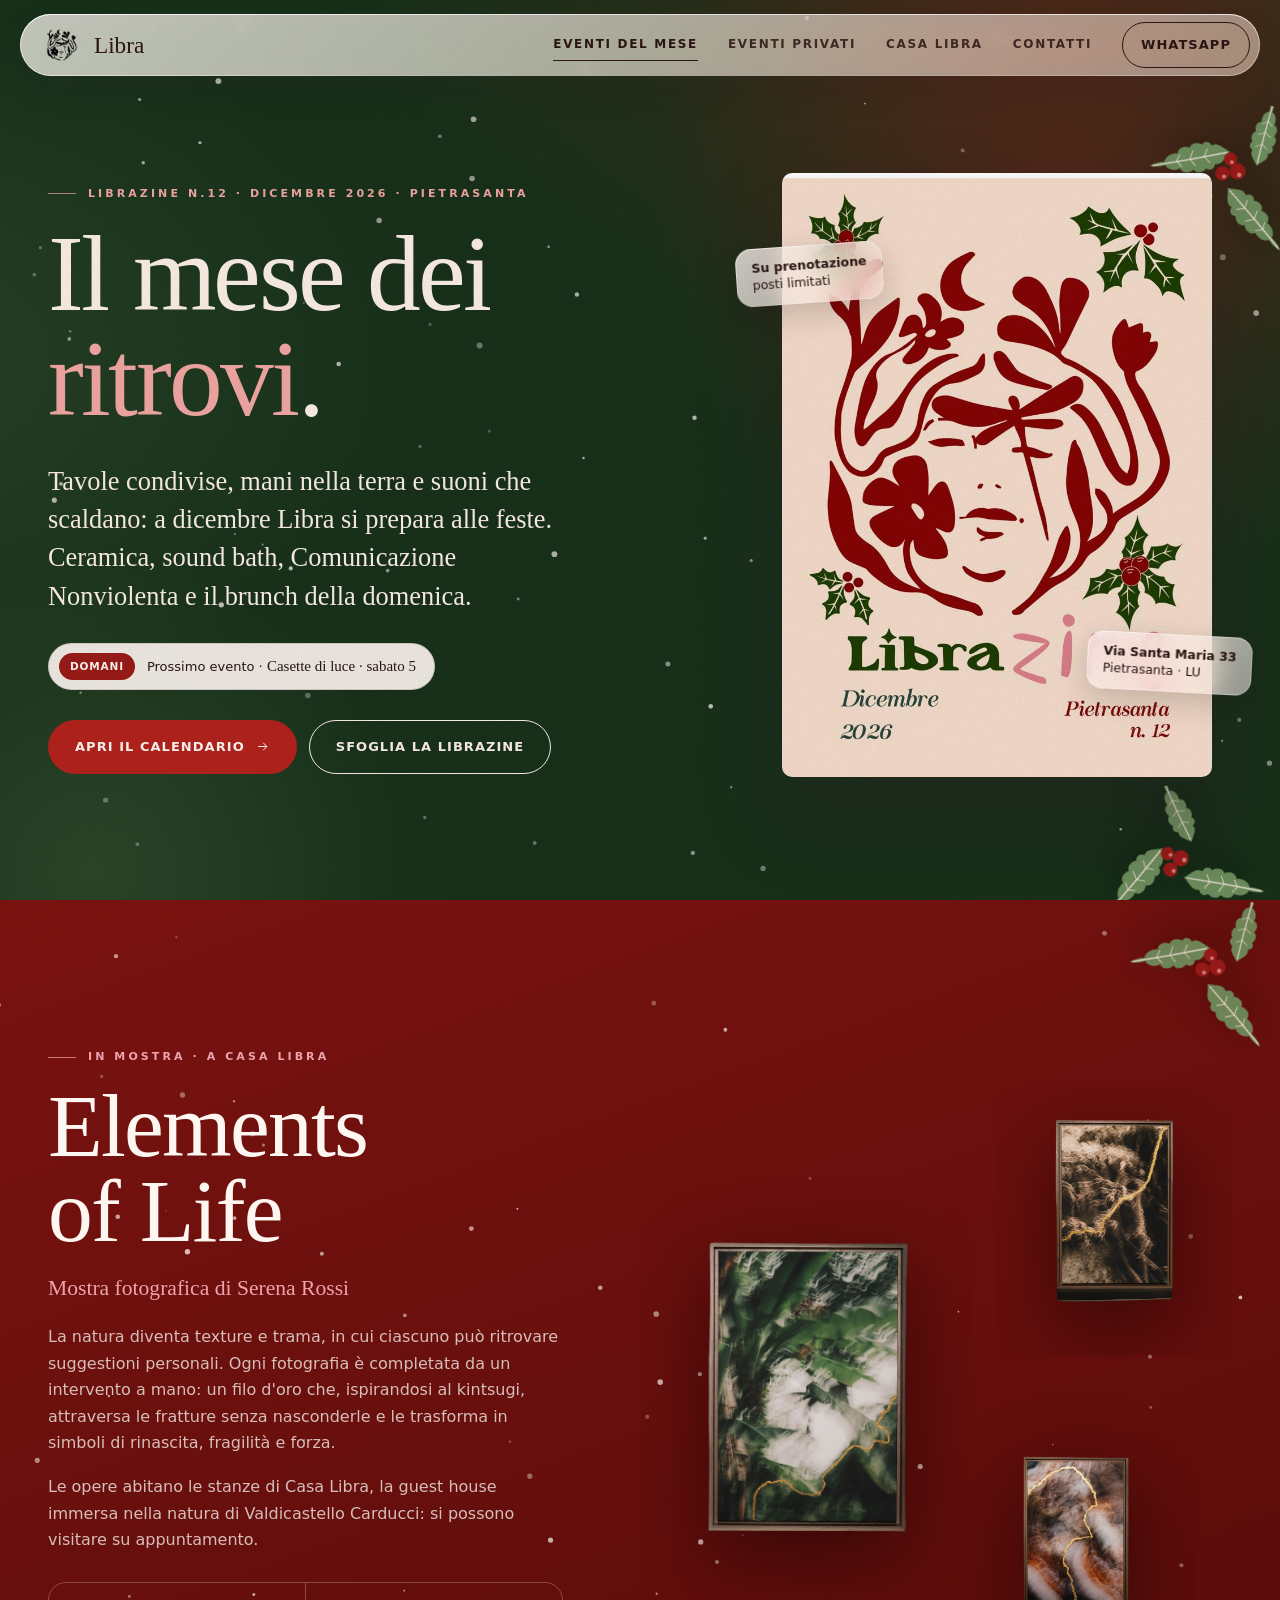
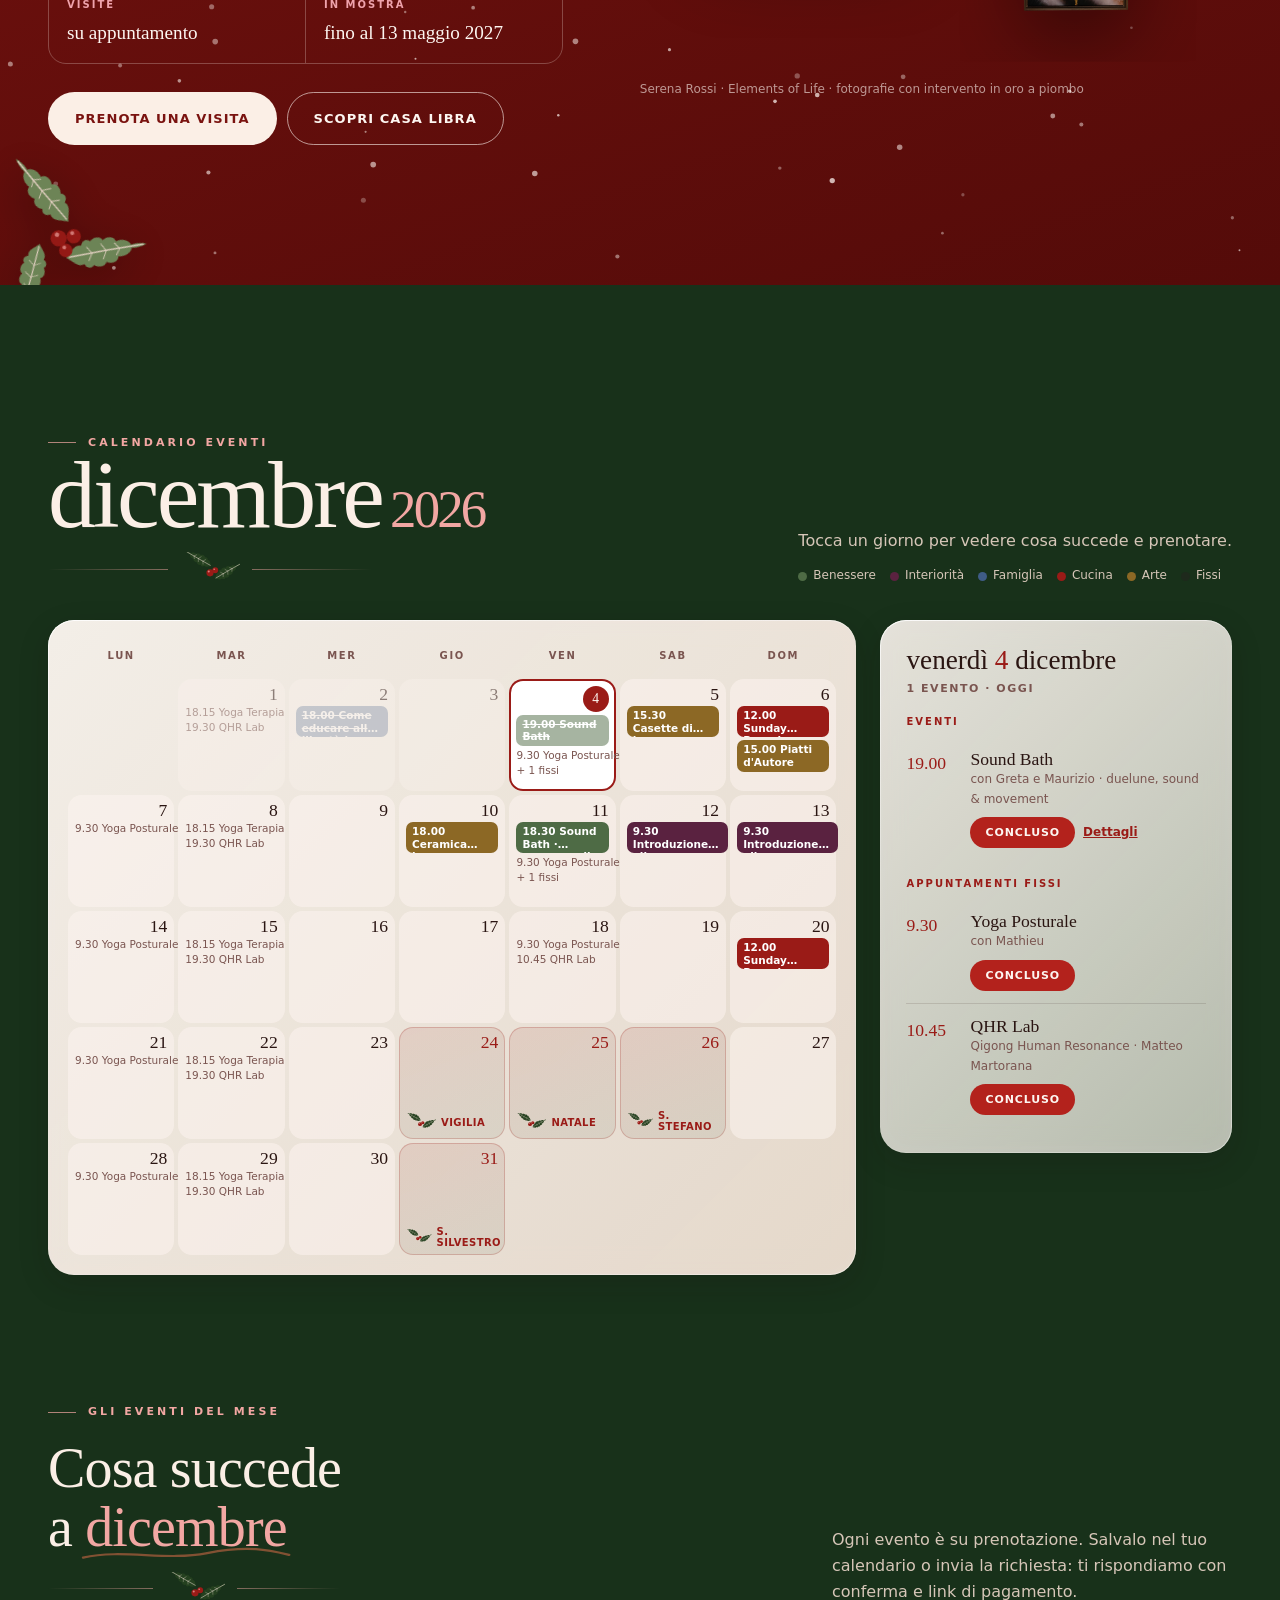
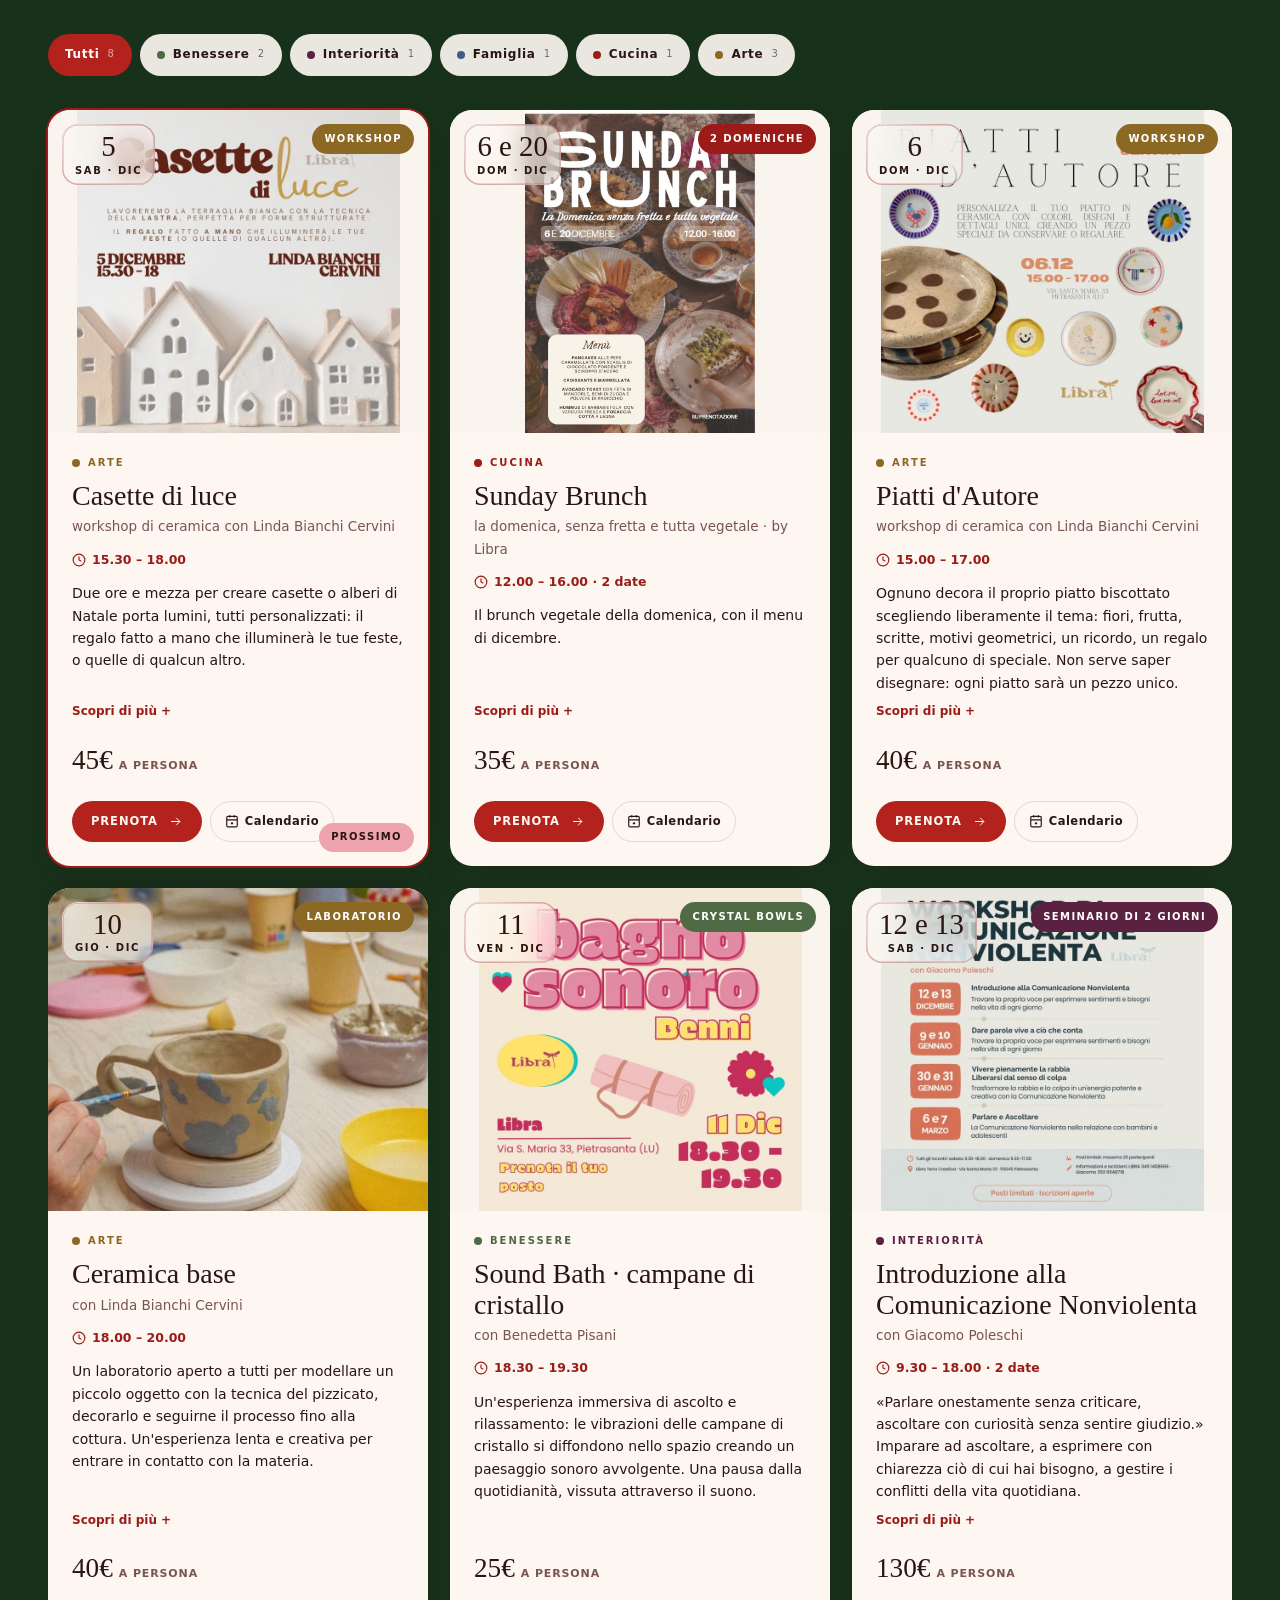
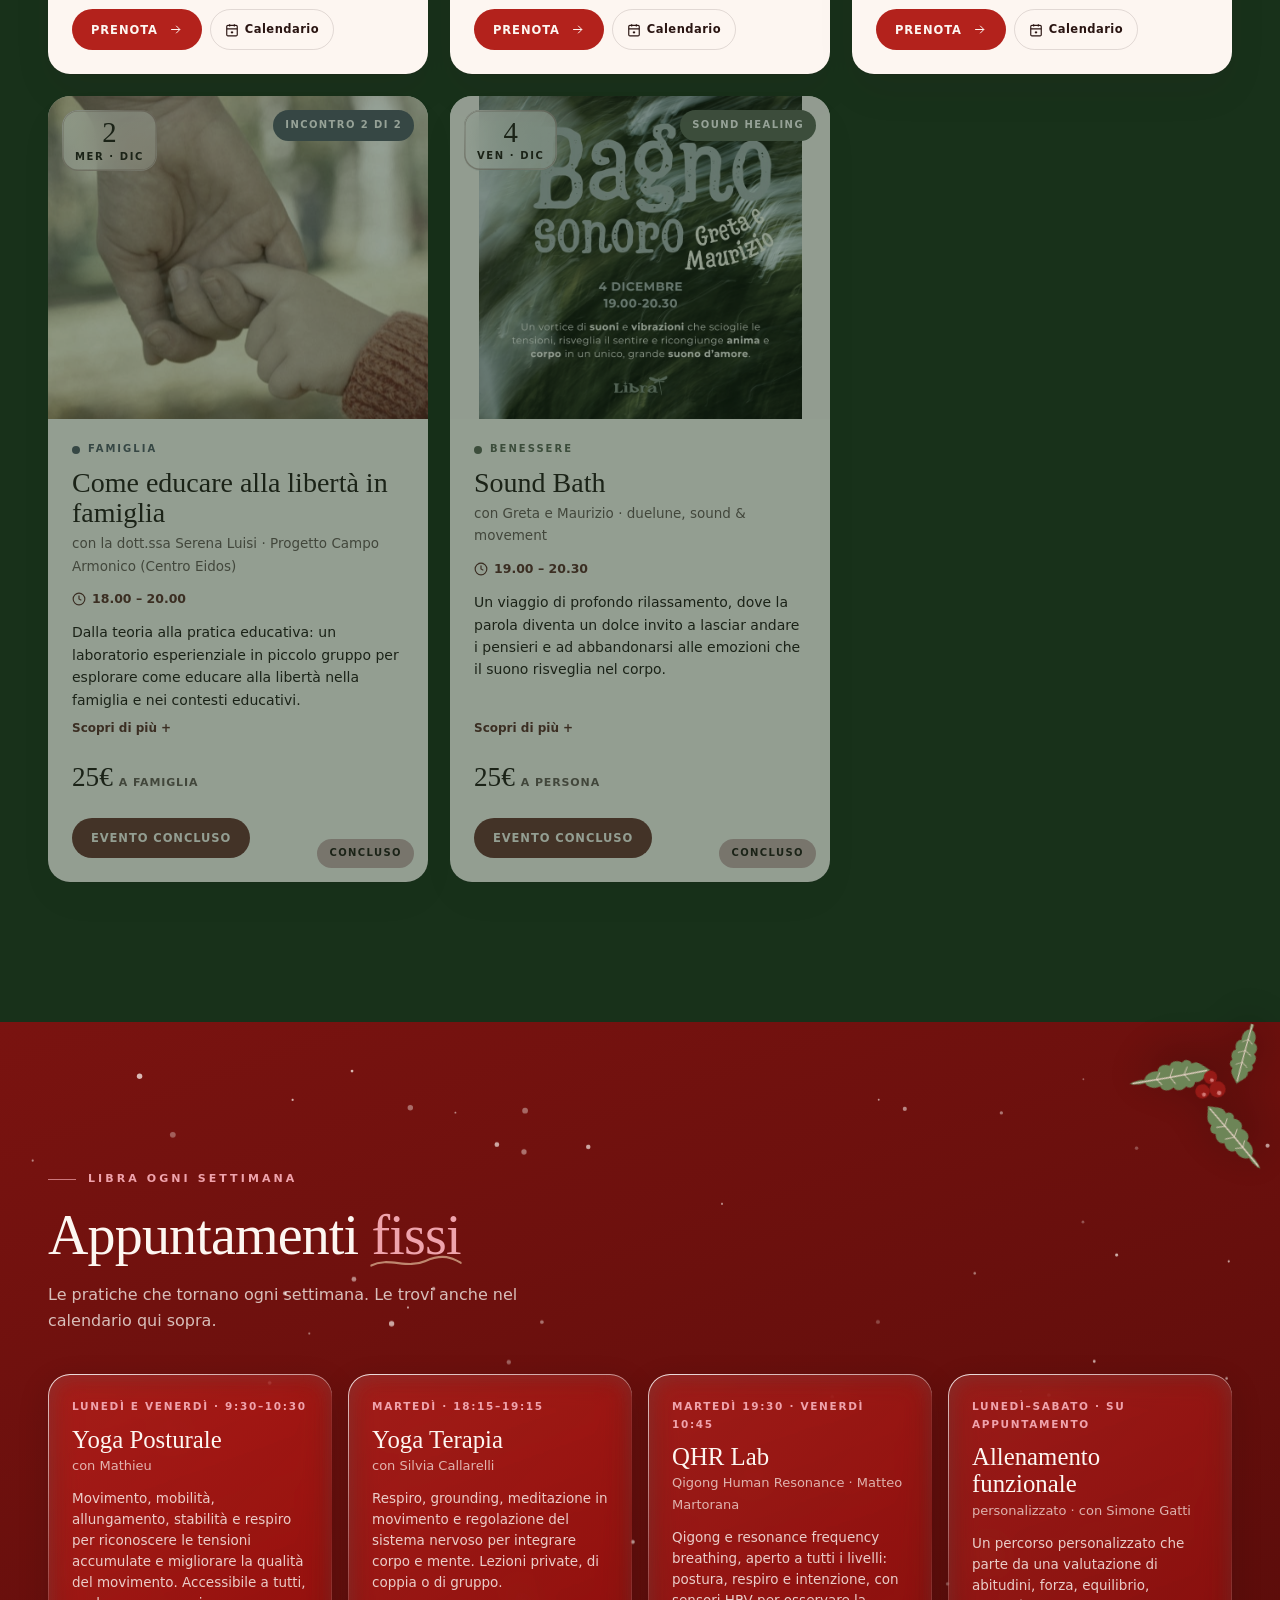
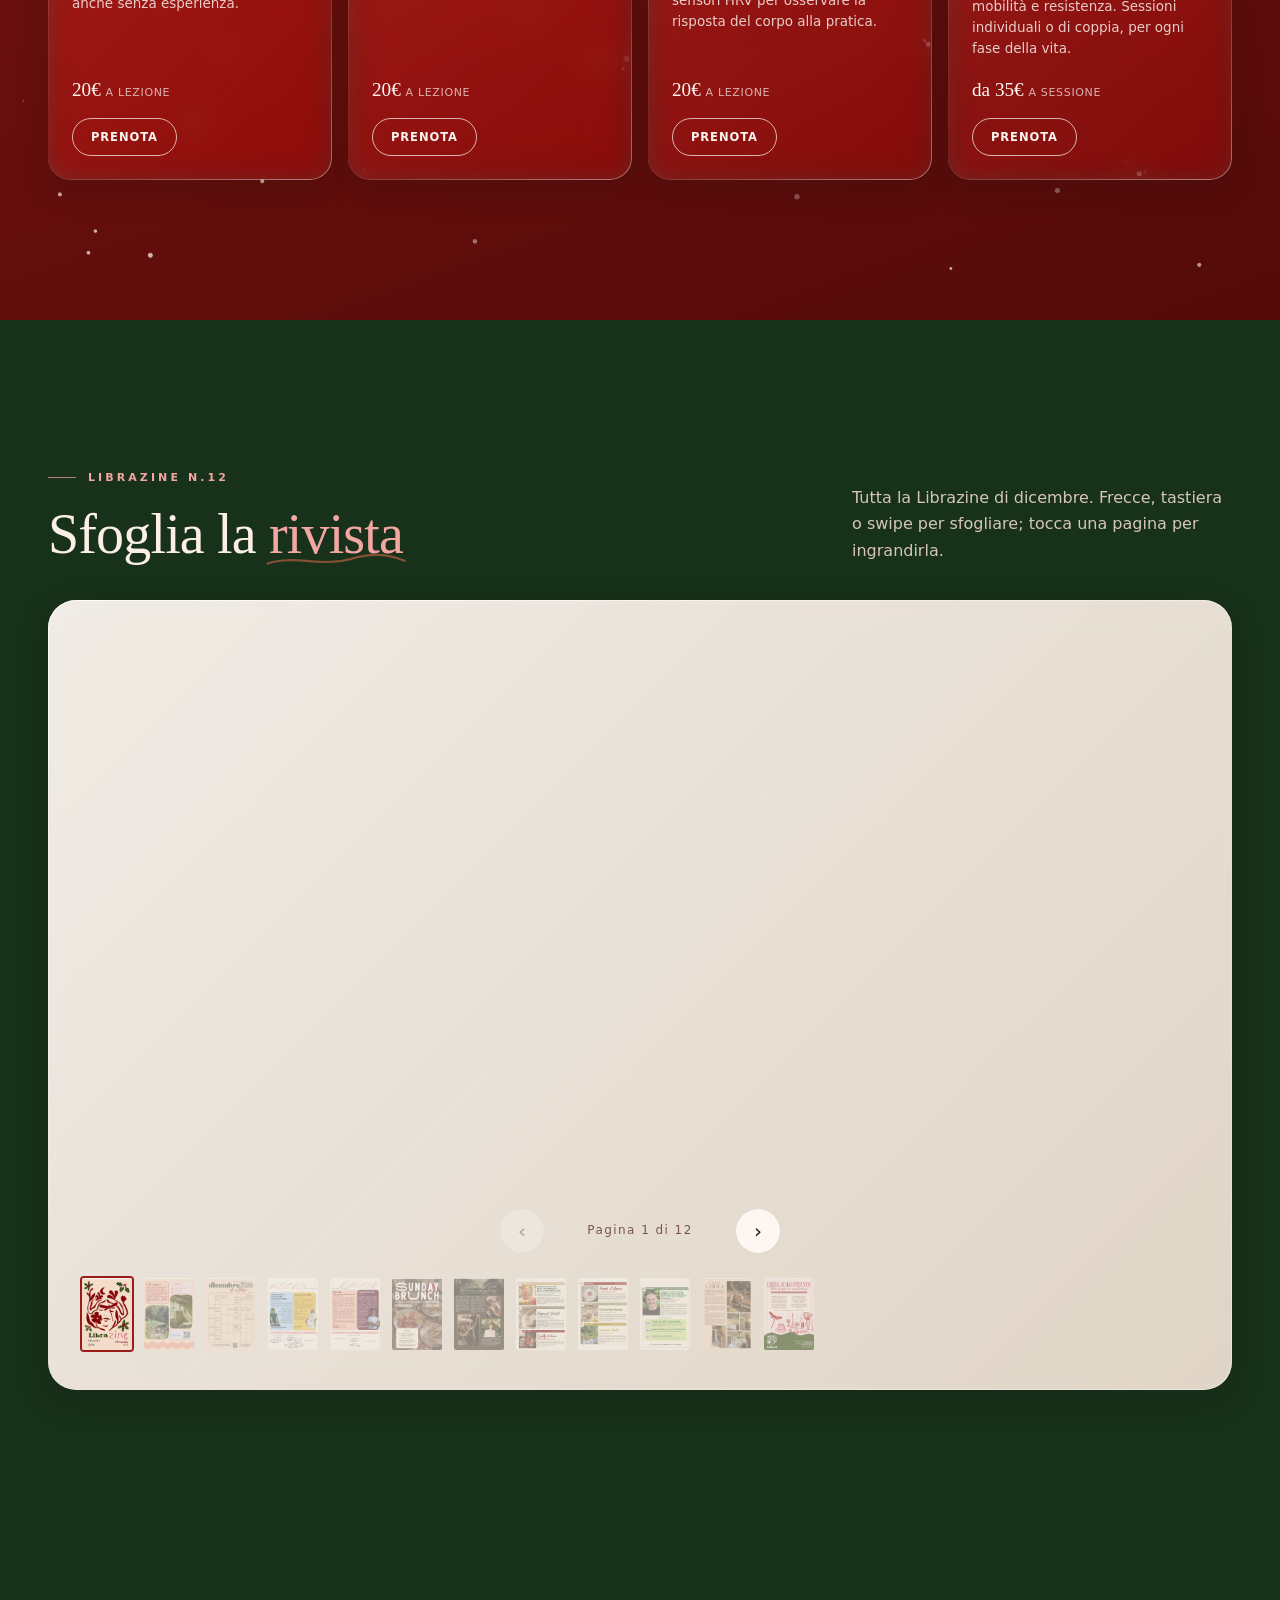
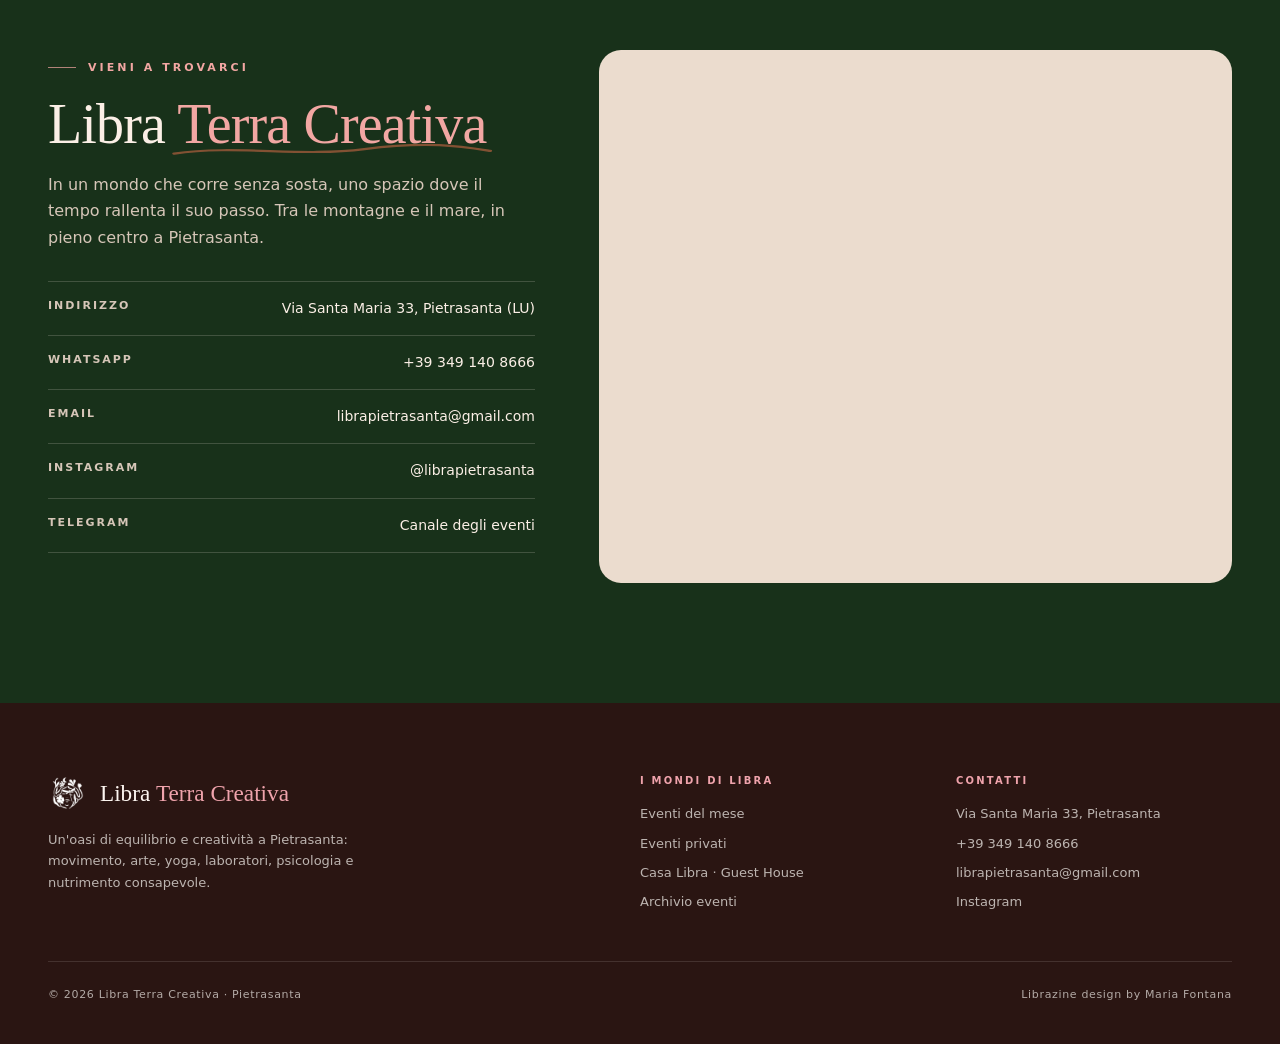
<file: eventi/index.html>
<!DOCTYPE html>
<html lang="it">
<head>
<meta charset="UTF-8">
<meta name="viewport" content="width=device-width, initial-scale=1.0">
<title>Eventi di Dicembre 2026 · Libra Terra Creativa · Pietrasanta</title>
<meta name="description" content="Gli eventi di dicembre 2026 da Libra Terra Creativa a Pietrasanta: workshop di ceramica natalizi, sound bath, Comunicazione Nonviolenta, educare alla libertà, il Sunday Brunch e la mostra Elements of Life di Serena Rossi.">
<meta property="og:title" content="Dicembre a Libra · Il mese dei ritrovi">
<meta property="og:description" content="Ceramica, suono, Comunicazione Nonviolenta e il brunch della domenica. Su prenotazione, a Pietrasanta.">
<meta property="og:type" content="website">
<meta property="og:site_name" content="Libra Terra Creativa">
<meta property="og:locale" content="it_IT">
<meta property="og:url" content="https://librapietrasanta.com/eventi/">
<meta property="og:image" content="https://librapietrasanta.com/assets/img/anteprime/eventi.jpg">
<meta property="og:image:width" content="1200">
<meta property="og:image:height" content="630">
<meta property="og:image:alt" content="La copertina della Librazine del mese">
<meta name="twitter:card" content="summary_large_image">
<link rel="canonical" href="https://librapietrasanta.com/eventi/">
<meta name="theme-color" content="#F6E4DA">
<link rel="icon" type="image/png" href="../assets/img/pittogramma.png">
<link rel="preconnect" href="https://api.fontshare.com"><link rel="preconnect" href="https://cdn.fontshare.com" crossorigin>
<link rel="preload" as="style" href="https://api.fontshare.com/v2/css?f[]=gambarino@400&display=swap" onload="this.onload=null;this.rel='stylesheet'"><noscript><link rel="stylesheet" href="https://api.fontshare.com/v2/css?f[]=gambarino@400&display=swap"></noscript>
<link rel="preload" as="style" href="https://api.fontshare.com/v2/css?f[]=satoshi@400,500,700&display=swap" onload="this.onload=null;this.rel='stylesheet'"><noscript><link rel="stylesheet" href="https://api.fontshare.com/v2/css?f[]=satoshi@400,500,700&display=swap"></noscript>
<link rel="stylesheet" href="../assets/css/libra.css">
<link rel="stylesheet" href="/assets/css/libra-fx.css">
<script src="/assets/js/libra-fx.js"></script>
<script src="/assets/js/tema-natale.js"></script>
<script>
  /* Collegamenti tra le sezioni del sito (aggiornare quando le pagine si spostano nel sito unico) */
  window.LIBRA = { waText: 'Ciao Libra! Vorrei info sugli eventi di dicembre.' };
</script>
<style>
/* =========================================================
   PALETTE DEL MESE · dalla copertina della Librazine n.12 (Dicembre 2026)
   Ogni mese si cambiano solo questi colori.
   ========================================================= */
:root{
  --sand:#F7E6DA;      /* crema rosato della copertina — fondo */
  --linen:#FDF6F1;     /* superfici chiare */
  --stone:#F0D2C1;     /* crema della copertina */
  --clay:#9A1B17;      /* bordeaux dell'illustrazione — accento */
  --clay-dark:#6E0A08; /* bordeaux scuro */
  --ochre:#EFA3AC;     /* rosa "zine" su fondi scuri */
  --olive:#1F3A1A;     /* verde agrifoglio — sezioni scure */
  --olive-soft:#4E6B45;
  --ink:#2A1512;       /* bruno profondo — testo */
  --muted:#7A5550;
  --line:rgba(42,21,18,0.13);
  /* colori delle categorie */
  --c-benessere:#4E6B45; --c-interiorita:#5A2240; --c-famiglia:#3F5C86; --c-cucina:#9A1B17; --c-arte:#8C6825;
}
body{background:var(--sand);}
/* qui l'apertura è chiara: la barra è sempre in versione scura su vetro chiaro */
.nav{color:var(--ink);}
.nav .nav-in,.nav.solid .nav-in{background:linear-gradient(135deg,rgba(253,246,241,.78),rgba(247,230,218,.55));box-shadow:inset 0 1px 0 rgba(255,255,255,.7),0 12px 34px rgba(46,20,36,.1);}
.nav .brand img{filter:none!important;mix-blend-mode:multiply!important;}
.nav .btn-light{border-color:var(--ink);color:var(--ink);}
.nav .btn-light:hover{background:var(--ink);color:var(--linen);}
.brand span em{color:var(--clay);}
.foot .brand span em{color:var(--ochre);}
/* pillola "prossimo evento" */
.next-pill{display:inline-flex;align-items:center;gap:12px;padding:9px 18px 9px 10px;border-radius:999px;border:1px solid var(--line);background:rgba(253,245,240,.7);font:inherit;font-size:13px;color:var(--ink);cursor:pointer;max-width:100%;text-align:left;}
.next-pill .np-when{background:var(--clay);color:var(--linen);border-radius:999px;padding:5px 11px;font-weight:700;font-size:10.5px;letter-spacing:.08em;text-transform:uppercase;white-space:nowrap;}
.next-pill b{font-family:var(--serif);font-weight:400;font-size:15px;}
.next-pill[hidden]{display:none;}
/* fascia verso il mese che sta finendo (dati.js · MESE_PRIMA) */
.prev-band{display:inline-flex;align-items:center;gap:10px;margin-bottom:22px;padding:8px 16px 8px 12px;border-radius:999px;background:var(--olive);color:var(--linen);font-size:12.5px;font-weight:500;max-width:100%;transition:transform .3s var(--ease),background .3s;}
.prev-band:hover{transform:translateY(-2px);background:var(--ink);}
.prev-band b{font-weight:700;}
.prev-band i{font-style:normal;transition:transform .3s var(--ease);}
.prev-band:hover i{transform:translateX(3px);}
.prev-band .pb-dot{width:8px;height:8px;border-radius:50%;background:var(--ochre);flex:none;animation:pbPulse 2s ease-in-out infinite;}
@keyframes pbPulse{50%{opacity:.35;transform:scale(.7);}}
.prev-band[hidden]{display:none;}
@media(prefers-reduced-motion:reduce){.prev-band .pb-dot{animation:none;}}

/* ---------- HERO ---------- */
.ev-hero{min-height:100svh;display:flex;align-items:center;padding:120px 0 70px;position:relative;overflow:hidden;color:var(--ink);}
.ev-hero::before{content:'';position:absolute;width:70vw;height:70vw;max-width:900px;max-height:900px;right:-18vw;top:-20vw;border-radius:50%;background:radial-gradient(circle,rgba(154,27,23,.16),transparent 65%);pointer-events:none;}
.ev-hero::after{content:'';position:absolute;width:55vw;height:55vw;max-width:700px;max-height:700px;left:-20vw;bottom:-25vw;border-radius:50%;background:radial-gradient(circle,rgba(31,58,26,.18),transparent 65%);pointer-events:none;}
.ev-hero-grid{display:grid;grid-template-columns:1.15fr .85fr;gap:clamp(40px,6vw,90px);align-items:center;position:relative;z-index:2;}
.ev-hero h1{font-family:var(--serif);font-weight:400;font-size:clamp(3.4rem,8.4vw,7.2rem);line-height:.92;letter-spacing:-.025em;margin:22px 0 26px;}
.ev-hero h1 em{font-style:normal;color:var(--clay);}
.ev-hero .lead{max-width:540px;color:var(--ink);}
.ev-hero .next-pill{margin:28px 0 0;}
.ev-hero-cta{display:flex;gap:12px;flex-wrap:wrap;margin-top:30px;}
.ev-hero-cta .btn{border-radius:999px;}
.cover{position:relative;max-width:430px;margin:0 auto;transform:rotate(2.5deg);transition:transform .6s var(--ease);}
.cover:hover{transform:rotate(0) scale(1.02);}
.cover img{width:100%;border-radius:10px;box-shadow:0 40px 80px rgba(46,20,36,.28);}
.cover .chip{position:absolute;border-radius:16px;padding:12px 16px;font-size:12.5px;line-height:1.35;color:var(--ink);}
.cover .chip b{font-weight:700;display:block;}
.cover .chip.c1{left:-46px;top:12%;transform:rotate(-4deg);}
.cover .chip.c2{right:-40px;bottom:14%;transform:rotate(3deg);}
.cover .chip.light-ink{background:linear-gradient(135deg,rgba(253,245,240,.8),rgba(253,245,240,.55));}
@media(max-width:900px){.ev-hero-grid{grid-template-columns:1fr;}.cover{max-width:300px;order:-1;}.cover .chip{display:none;}.ev-hero{padding-top:110px;}}

/* ---------- IN COPERTINA: ELEMENTS OF LIFE ---------- */
.feature{padding:clamp(90px,11vw,140px) 0;overflow:hidden;}
.feature-grid{display:grid;grid-template-columns:1fr 1.15fr;gap:clamp(40px,6vw,90px);align-items:center;}
.feature h2{font-family:var(--serif);font-weight:400;font-size:clamp(3rem,7vw,5.8rem);line-height:.95;letter-spacing:-.02em;margin:16px 0 10px;}
.feature .sub{font-family:var(--serif);font-size:1.35rem;color:var(--ochre);}
.feature p{margin-top:18px;max-width:520px;}
.feature-dates{display:flex;gap:0;margin:28px 0;border:1px solid rgba(253,245,240,.25);border-radius:18px;overflow:hidden;max-width:520px;}
.feature-dates div{flex:1;padding:14px 18px;}
.feature-dates div+div{border-left:1px solid rgba(253,245,240,.25);}
.feature-dates small{display:block;font-size:10px;letter-spacing:.2em;text-transform:uppercase;color:var(--ochre);font-weight:700;margin-bottom:4px;}
.feature-dates span{font-family:var(--serif);font-size:1.2rem;}
.feature-cta{display:flex;gap:10px;flex-wrap:wrap;}
.feature-cta .btn{border-radius:999px;}
.feature .btn-light{border-color:rgba(253,245,240,.6);}
.art{position:relative;height:clamp(420px,64vh,660px);}
.art button{position:absolute;border:0;padding:0;background:transparent;cursor:zoom-in;}
.art img{width:100%;height:100%;object-fit:contain;display:block;filter:drop-shadow(0 24px 40px rgba(0,0,0,.45));}
.art .a1{left:0;top:4%;width:56%;height:92%;}
.art .a2{right:0;top:0;width:40%;height:47%;}
.art .a3{right:6%;bottom:0;width:40%;height:47%;}
.art-cap{font-size:12px;color:rgba(253,245,240,.6);margin-top:12px;}
@media(max-width:900px){.feature-grid{grid-template-columns:1fr;}}

/* ---------- CALENDARIO ---------- */
.ecal{padding:clamp(90px,11vw,140px) 0 60px;}
.ecal-head{display:flex;justify-content:space-between;align-items:flex-end;gap:24px;flex-wrap:wrap;margin-bottom:34px;}
.ecal-title{font-family:var(--serif);font-weight:400;font-size:clamp(3rem,8vw,6rem);line-height:.9;letter-spacing:-.03em;color:var(--olive);}
.ecal-title span{color:var(--clay);font-size:.55em;margin-left:8px;}
.legend-c{display:flex;gap:14px;flex-wrap:wrap;font-size:12px;color:var(--muted);}
.legend-c span{display:inline-flex;align-items:center;gap:6px;}
.legend-c i{width:9px;height:9px;border-radius:50%;}
.ecal-layout{display:grid;grid-template-columns:2.3fr 1fr;gap:24px;align-items:start;}
@media(max-width:1000px){.ecal-layout{grid-template-columns:1fr;}}
.ecal-card{border-radius:26px;padding:clamp(12px,2vw,20px);background:linear-gradient(135deg,rgba(253,245,240,.85),rgba(253,245,240,.6));}
.ecal-grid{display:grid;grid-template-columns:repeat(7,minmax(0,1fr));gap:4px;}
.ecal-dow{font-size:10px;letter-spacing:.16em;text-transform:uppercase;font-weight:700;color:var(--muted);text-align:center;padding:8px 2px 10px;}
.ecal-cell{min-height:112px;border:0;border-radius:14px;padding:7px;text-align:left;background:rgba(253,245,240,.55);font-family:inherit;color:inherit;cursor:pointer;display:flex;flex-direction:column;gap:3px;min-width:0;transition:background .2s,box-shadow .2s;}
.ecal-cell.empty{background:transparent;cursor:default;}
.ecal-cell:not(.empty):hover{background:#fff;}
.ecal-cell.selected{background:#fff;box-shadow:inset 0 0 0 2px var(--clay);}
.ecal-num{font-family:var(--serif);font-size:1.1rem;line-height:1;align-self:flex-end;}
.ecal-cell.today .ecal-num{background:var(--clay);color:var(--linen);border-radius:50%;width:26px;height:26px;display:grid;place-items:center;font-size:.85rem;}
.ecal-cell.past-day{opacity:.5;}
.ecal-chip{font-size:10.5px;line-height:1.2;font-weight:700;padding:3px 6px;border-radius:7px;color:#fff;overflow:hidden;display:-webkit-box;-webkit-line-clamp:2;-webkit-box-orient:vertical;}
.ecal-chip.is-past{opacity:.5;text-decoration:line-through;}
.ecal-weekly{font-size:10.5px;color:var(--muted);white-space:nowrap;overflow:hidden;text-overflow:ellipsis;}
.ecal-dots{display:none;gap:3px;flex-wrap:wrap;margin-top:auto;}
.ecal-dots i{width:7px;height:7px;border-radius:50%;}
.ecal-dots i.w{width:5px;height:5px;background:rgba(46,20,36,.25);}
@media(max-width:760px){.ecal-cell{min-height:56px;padding:5px;border-radius:10px;}.ecal-chip,.ecal-weekly{display:none;}.ecal-dots{display:flex;}.ecal-num{align-self:flex-start;font-size:.95rem;}.ecal-dow{font-size:9px;letter-spacing:.04em;}}
.ecal-panel{border-radius:26px;padding:26px;background:linear-gradient(135deg,rgba(253,245,240,.9),rgba(253,245,240,.7));position:sticky;top:96px;}
@media(max-width:1000px){.ecal-panel{position:static;}}
.ep-date{font-family:var(--serif);font-size:1.7rem;line-height:1.1;}
.ep-date em{font-style:normal;color:var(--clay);}
.ep-sub{font-size:11px;letter-spacing:.14em;text-transform:uppercase;color:var(--muted);font-weight:700;margin:4px 0 14px;}
.ep-group{font-size:10px;letter-spacing:.2em;text-transform:uppercase;color:var(--clay);font-weight:700;margin:16px 0 6px;}
.ep-item{display:flex;gap:12px;padding:12px 0;border-bottom:1px solid var(--line);}
.ep-item:last-child{border-bottom:0;}
.ep-time{font-family:var(--serif);font-size:1.1rem;color:var(--clay);min-width:52px;}
.ep-title{font-family:var(--serif);font-size:1.1rem;line-height:1.2;}
.ep-who{font-size:12px;color:var(--muted);}
.ep-actions{display:flex;gap:8px;flex-wrap:wrap;margin-top:8px;}
.ep-actions .btn{padding:8px 14px;font-size:11px;border-radius:999px;}
.ep-empty{font-size:14px;color:var(--muted);}

/* ---------- EVENTI ---------- */
.events{padding:60px 0 clamp(90px,11vw,140px);}
.events-head{display:flex;justify-content:space-between;align-items:flex-end;gap:24px;flex-wrap:wrap;margin-bottom:28px;}
.filters{display:flex;gap:8px;flex-wrap:wrap;margin-bottom:34px;}
.filters button{border:1px solid var(--line);background:rgba(253,245,240,.6);color:var(--ink);padding:10px 16px;border-radius:999px;font:inherit;font-size:12px;font-weight:600;letter-spacing:.06em;cursor:pointer;transition:all .2s;display:inline-flex;align-items:center;gap:8px;}
.filters button i{width:8px;height:8px;border-radius:50%;}
.filters button.on{background:var(--ink);color:var(--linen);border-color:var(--ink);}
.filters button small{opacity:.6;font-weight:500;}
.ev-list{display:grid;grid-template-columns:repeat(auto-fill,minmax(330px,1fr));gap:22px;}
.ev{position:relative;display:flex;flex-direction:column;border-radius:22px;overflow:hidden;background:var(--linen);box-shadow:0 1px 0 var(--line),0 18px 40px rgba(46,20,36,.06);transition:transform .45s var(--ease),box-shadow .45s;}
.ev:hover{transform:translateY(-4px);box-shadow:0 30px 60px rgba(46,20,36,.14);}
.ev-media{position:relative;aspect-ratio:4/3.4;overflow:hidden;background:var(--stone);border:0;padding:0;cursor:zoom-in;}
.ev-media img{width:100%;height:100%;object-fit:cover;transition:transform 1.2s var(--ease);}
.ev:hover .ev-media img{transform:scale(1.04);}
.ev-media.contain img{object-fit:contain;background:#FAF4EE;}
.ev-date{position:absolute;left:14px;top:14px;z-index:3;border-radius:16px;padding:8px 13px;text-align:center;line-height:1;color:var(--ink);}
.ev-date b{display:block;font-family:var(--serif);font-weight:400;font-size:1.8rem;}
.ev-date small{font-size:10px;letter-spacing:.16em;text-transform:uppercase;font-weight:700;}
.ev-tag{position:absolute;right:14px;top:14px;z-index:3;border-radius:999px;padding:7px 12px;font-size:10px;letter-spacing:.14em;text-transform:uppercase;font-weight:700;color:#fff;}
.ev-state{position:absolute;right:14px;bottom:14px;z-index:3;border-radius:999px;padding:6px 12px;font-size:10px;letter-spacing:.14em;text-transform:uppercase;font-weight:700;background:var(--ochre);color:var(--ink);}
.ev-body{padding:22px 24px 24px;display:flex;flex-direction:column;flex:1;}
.ev-cat{font-size:10px;letter-spacing:.2em;text-transform:uppercase;font-weight:700;display:flex;align-items:center;gap:8px;}
.ev-cat::before{content:'';width:8px;height:8px;border-radius:50%;background:currentColor;}
.ev h3{font-family:var(--serif);font-weight:400;font-size:1.75rem;line-height:1.08;margin:10px 0 4px;}
.ev-who{font-size:13.5px;color:var(--muted);}
.ev-time{display:flex;gap:6px;align-items:center;font-size:12.5px;font-weight:700;color:var(--clay);margin:12px 0;}
.ev-time svg{width:14px;height:14px;}
.ev-desc{font-size:14px;line-height:1.6;color:var(--ink);flex:1;}
.ev-more{margin-top:8px;}
.ev-more summary{cursor:pointer;font-size:12px;font-weight:700;color:var(--clay);list-style:none;}
.ev-more summary::-webkit-details-marker{display:none;}
.ev-more ul{margin:10px 0 0;padding:12px 14px;border:1px dashed rgba(196,98,45,.35);border-radius:12px;list-style:none;font-size:13px;color:var(--muted);display:flex;flex-direction:column;gap:3px;}
.ev-more ul b{color:var(--ink);font-weight:700;}
.ev-more p{font-size:13.5px;color:var(--muted);margin-top:8px;}
.ev-price{display:flex;flex-wrap:wrap;align-items:baseline;gap:6px;margin-top:16px;}
.ev-price b{font-family:var(--serif);font-weight:400;font-size:1.7rem;color:var(--ink);}
.ev-price span{font-size:11px;letter-spacing:.08em;text-transform:uppercase;font-weight:700;color:var(--muted);}
.ev-price small{flex-basis:100%;font-size:12px;color:var(--muted);}
.ev-actions{display:flex;gap:8px;flex-wrap:wrap;align-items:center;margin-top:18px;}
.ev-actions .btn{border-radius:999px;padding:12px 18px;font-size:11.5px;}
.ev.is-past{opacity:.55;filter:saturate(.35);}
.ev.is-past:hover{transform:none;}
.ev.is-next{box-shadow:0 0 0 2px var(--clay),0 30px 60px rgba(46,20,36,.14);}
.ev.hidden{display:none;}
.cal-btn{border-radius:999px;}

/* ---------- APPUNTAMENTI FISSI ---------- */
.weekly{padding:clamp(90px,11vw,140px) 0;}
.wk-grid{display:grid;grid-template-columns:repeat(auto-fill,minmax(260px,1fr));gap:16px;margin-top:40px;}
.wk{border-radius:22px;padding:24px;display:flex;flex-direction:column;background:linear-gradient(135deg,rgba(253,245,240,.1),rgba(253,245,240,.04));color:var(--linen);}
.wk-days{font-size:10.5px;letter-spacing:.16em;text-transform:uppercase;font-weight:700;color:var(--ochre);}
.wk h3{font-family:var(--serif);font-weight:400;font-size:1.55rem;line-height:1.1;margin:10px 0 2px;}
.wk-who{font-size:13px;color:rgba(253,245,240,.7);}
.wk p{font-size:13.5px;color:rgba(253,245,240,.82);margin:12px 0 16px;flex:1;line-height:1.55;}
.wk-price{font-family:var(--serif);font-size:1.2rem;margin-bottom:12px;}
.wk-price small{font-family:var(--sans);font-size:11px;letter-spacing:.06em;text-transform:uppercase;opacity:.7;}
.wk .btn{align-self:flex-start;border-radius:999px;padding:11px 18px;font-size:11.5px;}

/* ---------- LIBRAZINE ---------- */
.mag{padding:clamp(90px,11vw,140px) 0;}
.mag-head{display:flex;justify-content:space-between;align-items:flex-end;gap:24px;flex-wrap:wrap;margin-bottom:36px;}
.reader{border-radius:28px;padding:clamp(16px,3vw,30px);}
.spread{display:flex;justify-content:center;gap:4px;min-height:clamp(300px,62vh,640px);align-items:center;transition:opacity .3s ease,transform .3s ease;}
.spread.turning{opacity:.15;transform:scale(.98);}
.spread img{height:clamp(300px,62vh,640px);width:auto;max-width:50%;object-fit:contain;box-shadow:0 30px 60px rgba(46,20,36,.25);cursor:zoom-in;}
.spread img:first-child{border-radius:8px 0 0 8px;}.spread img:last-child{border-radius:0 8px 8px 0;}
.spread img:only-child{border-radius:8px;max-width:100%;}
.reader-nav{display:flex;align-items:center;justify-content:center;gap:20px;margin-top:20px;}
.reader-nav button{width:46px;height:46px;border-radius:50%;border:1px solid var(--line);background:var(--linen);cursor:pointer;font-size:20px;color:var(--ink);}
.reader-nav button:disabled{opacity:.3;cursor:default;}
.reader-nav span{font-size:12px;letter-spacing:.12em;color:var(--muted);min-width:150px;text-align:center;}
.thumbs{display:flex;gap:8px;overflow-x:auto;margin-top:18px;padding:4px 2px 8px;scrollbar-width:thin;}
.thumbs img{flex:0 0 auto;width:54px;height:76px;object-fit:cover;border-radius:4px;opacity:.45;cursor:pointer;transition:opacity .2s;border:2px solid transparent;}
.thumbs img.on{opacity:1;border-color:var(--clay);}
@media(max-width:700px){.spread img{max-width:100%;height:auto;width:100%;}.spread{min-height:0;}}

/* ---------- CONTATTI ---------- */
.contact{padding:clamp(80px,10vw,120px) 0;}
.contact-grid{display:grid;grid-template-columns:1fr 1.3fr;gap:clamp(30px,5vw,70px);align-items:stretch;}
@media(max-width:900px){.contact-grid{grid-template-columns:1fr;}}
</style>
</head>
<body>

<!-- NAV (comune a tutto il sito) -->
<header class="nav" id="nav" data-solid-at="80">
  <div class="wrap nav-in glass refract">
    <a href="/" class="brand" aria-label="Libra, home"><img src="../assets/img/pittogramma.png" alt="" style="filter:none;mix-blend-mode:multiply"><span>Libra</span></a>
    <nav class="nav-links" aria-label="Menu principale">
      <a href="./" class="on">Eventi del mese</a>
      <a href="/eventi-privati/" data-section="privati">Eventi privati</a>
      <a href="/casa-libra/" data-section="casa">Casa Libra</a>
      <a href="#contatti">Contatti</a>
      <a href="#" data-wa class="btn btn-light">WhatsApp</a>
    </nav>
    <button class="burger" id="burger" aria-label="Apri il menu" aria-expanded="false"><span></span><span></span></button>
  </div>
</header>
<div class="mmenu glass" id="mmenu">
  <a href="/">Home di Libra</a><a href="./">Eventi del mese</a><a href="#calendario">· Calendario</a><a href="#fissi">· Appuntamenti fissi</a><a href="#librazine">· Librazine</a>
  <a href="/eventi-privati/">Eventi privati</a><a href="/casa-libra/">Casa Libra</a><a href="#contatti">Contatti</a>
</div>

<main id="contenuto">
<!-- HERO -->
<section class="ev-hero" id="top">
  <div class="wrap ev-hero-grid">
    <div>
      <a class="prev-band fade-up" id="prevBand" style="--d:.05s" hidden><span class="pb-dot" aria-hidden="true"></span><span id="pbText">—</span><i aria-hidden="true">→</i></a>
      <span class="eyebrow fade-up" style="--d:.1s">Librazine n.12 · Dicembre 2026 · Pietrasanta</span>
      <h1 class="split">Il mese dei <em>ritrovi</em>.</h1>
      <p class="lead fade-up" style="--d:1s">Tavole condivise, mani nella terra e suoni che scaldano: a dicembre Libra si prepara alle feste. Ceramica, sound bath, Comunicazione Nonviolenta e il brunch della domenica.</p>
      <button class="next-pill fade-up" id="nextPill" style="--d:1.15s" hidden><span class="np-when" id="npWhen">—</span><span>Prossimo evento · <b id="npTitle">—</b></span></button>
      <div class="ev-hero-cta fade-up" style="--d:1.25s">
        <a href="#calendario" class="btn btn-clay">Apri il calendario <svg viewBox="0 0 24 24" fill="none" stroke="currentColor" stroke-width="1.6"><path d="M5 12h14M13 6l6 6-6 6"/></svg></a>
        <a href="#librazine" class="btn btn-line">Sfoglia la Librazine</a>
      </div>
    </div>
    <div class="cover fade-up" style="--d:.4s">
      <img src="../assets/img/librazine/2026-12/1.jpg" srcset="../assets/img/librazine/2026-12/1-m.jpg 760w, ../assets/img/librazine/2026-12/1.jpg 1140w" sizes="(max-width: 900px) 92vw, 40vw" alt="Copertina della Librazine di dicembre 2026" fetchpriority="high">
      <div class="chip c1 glass light-ink"><b>Su prenotazione</b>posti limitati</div>
      <div class="chip c2 glass light-ink"><b>Via Santa Maria 33</b>Pietrasanta · LU</div>
    </div>
  </div>
</section>

<!-- IN COPERTINA -->
<section class="feature dark" id="mostra">
  <div class="wrap feature-grid">
    <div class="rv">
      <span class="eyebrow">In mostra · a Casa Libra</span>
      <h2>Elements<br>of Life</h2>
      <p class="sub">Mostra fotografica di Serena Rossi</p>
      <p class="muted">La natura diventa texture e trama, in cui ciascuno può ritrovare suggestioni personali. Ogni fotografia è completata da un intervento a mano: un filo d'oro che, ispirandosi al kintsugi, attraversa le fratture senza nasconderle e le trasforma in simboli di rinascita, fragilità e forza.</p>
      <p class="muted">Le opere abitano le stanze di Casa Libra, la guest house immersa nella natura di Valdicastello Carducci: si possono visitare su appuntamento.</p>
      <div class="feature-dates">
        <div><small>Visite</small><span>su appuntamento</span></div>
        <div><small>In mostra</small><span>fino al 13 maggio 2027</span></div>
      </div>
      <div class="feature-cta">
        <button class="btn btn-clay" data-book="Visita alla mostra Elements of Life · Serena Rossi a Casa Libra (indica nelle note il giorno che preferisci)">Prenota una visita</button>
        <a class="btn btn-light" href="/casa-libra/" data-section="casa">Scopri Casa Libra</a>
      </div>
    </div>
    <div class="rv">
      <div class="art" id="art">
        <button class="a1 reveal-img" data-zoom data-i="0" aria-label="Ingrandisci opera"><img src="../assets/img/eventi/2026-11/elements-3.png" alt="Elements of Life, opera di Serena Rossi" loading="lazy"></button>
        <button class="a2 reveal-img" data-zoom data-i="1" style="--d:.15s" aria-label="Ingrandisci opera"><img src="../assets/img/eventi/2026-11/elements-1.png" alt="Dettaglio con filo dorato" loading="lazy"></button>
        <button class="a3 reveal-img" data-zoom data-i="2" style="--d:.3s" aria-label="Ingrandisci opera"><img src="../assets/img/eventi/2026-11/elements-2.png" alt="Elements of Life, opera di Serena Rossi" loading="lazy"></button>
      </div>
      <p class="art-cap">Serena Rossi · Elements of Life · fotografie con intervento in oro a piombo</p>
    </div>
  </div>
</section>

<!-- CALENDARIO -->
<section class="ecal" id="calendario">
  <div class="wrap">
    <div class="ecal-head rv">
      <div>
        <span class="eyebrow">Calendario eventi</span>
        <div class="ecal-title">dicembre<span>2026</span></div>
      </div>
      <div>
        <p class="muted" style="margin-bottom:12px">Tocca un giorno per vedere cosa succede e prenotare.</p>
        <div class="legend-c" id="legend"></div>
      </div>
    </div>
    <div class="ecal-layout">
      <div class="ecal-card glass"><div class="ecal-grid" id="calGrid"></div></div>
      <div class="ecal-panel glass" id="calPanel" aria-live="polite"></div>
    </div>
  </div>
</section>

<!-- EVENTI -->
<section class="events" id="eventi">
  <div class="wrap">
    <div class="events-head rv">
      <div>
        <span class="eyebrow">Gli eventi del mese</span>
        <h2 class="h2">Cosa succede<br>a <em>dicembre</em></h2>
      </div>
      <p class="muted" style="max-width:400px">Ogni evento è su prenotazione. Salvalo nel tuo calendario o invia la richiesta: ti rispondiamo con conferma e link di pagamento.</p>
    </div>
    <div class="filters" id="filters"></div>
    <div class="ev-list" id="evList"></div>
  </div>
</section>

<!-- APPUNTAMENTI FISSI -->
<section class="weekly dark" id="fissi" data-hide-mbar>
  <div class="wrap">
    <div class="rv">
      <span class="eyebrow">Libra ogni settimana</span>
      <h2 class="h2">Appuntamenti <em>fissi</em></h2>
      <p class="muted" style="max-width:520px;margin-top:16px">Le pratiche che tornano ogni settimana. Le trovi anche nel calendario qui sopra.</p>
    </div>
    <div class="wk-grid" id="wkGrid"></div>
  </div>
</section>

<!-- LIBRAZINE -->
<section class="mag" id="librazine">
  <div class="wrap">
    <div class="mag-head rv">
      <div>
        <span class="eyebrow">Librazine n.12</span>
        <h2 class="h2">Sfoglia la <em>rivista</em></h2>
      </div>
      <p class="muted" style="max-width:380px">Tutta la Librazine di dicembre. Frecce, tastiera o swipe per sfogliare; tocca una pagina per ingrandirla.</p>
    </div>
    <div class="reader glass rv" style="background:linear-gradient(135deg,rgba(253,245,240,.7),rgba(253,245,240,.4))">
      <div class="spread" id="spread"></div>
      <div class="reader-nav"><button id="pgPrev" aria-label="Pagina precedente">‹</button><span id="pgCount">—</span><button id="pgNext" aria-label="Pagina successiva">›</button></div>
      <div class="thumbs" id="thumbs" tabindex="0" role="region" aria-label="Pagine della Librazine"></div>
    </div>
  </div>
</section>

<!-- CONTATTI -->
<section class="contact" id="contatti">
  <div class="wrap contact-grid">
    <div class="rv">
      <span class="eyebrow">Vieni a trovarci</span>
      <h2 class="h2">Libra <em>Terra Creativa</em></h2>
      <p class="muted" style="margin-top:18px">In un mondo che corre senza sosta, uno spazio dove il tempo rallenta il suo passo. Tra le montagne e il mare, in pieno centro a Pietrasanta.</p>
      <ul class="contact-list">
        <li><span>Indirizzo</span>Via Santa Maria 33, Pietrasanta (LU)</li>
        <li><span>WhatsApp</span><a href="#" data-wa>+39 349 140 8666</a></li>
        <li><span>Email</span><a href="mailto:librapietrasanta@gmail.com">librapietrasanta@gmail.com</a></li>
        <li><span>Instagram</span><a href="https://www.instagram.com/librapietrasanta" target="_blank" rel="noopener">@librapietrasanta</a></li>
        <li><span>Telegram</span><a href="https://t.me/+ZI55kD1rIlM0MTBk" target="_blank" rel="noopener">Canale degli eventi</a></li>
      </ul>
    </div>
    <div class="map rv" style="border-radius:22px;overflow:hidden"><iframe src="https://www.google.com/maps?q=Via+Santa+Maria+33,+Pietrasanta+LU&output=embed" loading="lazy" referrerpolicy="no-referrer-when-downgrade" title="Mappa: Libra Terra Creativa, Pietrasanta"></iframe></div>
  </div>
</section>

<!-- FOOTER (comune a tutto il sito) -->
</main>

<footer class="foot">
  <div class="wrap">
    <div class="foot-grid">
      <div>
        <a href="/" class="brand"><img src="../assets/img/pittogramma.png" alt=""><span>Libra <em>Terra Creativa</em></span></a>
        <p style="margin-top:16px;max-width:380px">Un'oasi di equilibrio e creatività a Pietrasanta: movimento, arte, yoga, laboratori, psicologia e nutrimento consapevole.</p>
      </div>
      <div>
        <h3>I mondi di Libra</h3>
        <ul><li><a href="./">Eventi del mese</a></li><li><a href="/eventi-privati/">Eventi privati</a></li><li><a href="/casa-libra/">Casa Libra · Guest House</a></li><li><a href="/eventi/archivio/">Archivio eventi</a></li></ul>
      </div>
      <div>
        <h3>Contatti</h3>
        <ul><li>Via Santa Maria 33, Pietrasanta</li><li><a href="tel:+393491408666">+39 349 140 8666</a></li><li><a href="mailto:librapietrasanta@gmail.com">librapietrasanta@gmail.com</a></li><li><a href="https://www.instagram.com/librapietrasanta" target="_blank" rel="noopener">Instagram</a></li></ul>
      </div>
    </div>
    <div class="foot-bottom"><span>© <span data-year>2026</span> Libra Terra Creativa · Pietrasanta</span><span>Librazine design by Maria Fontana</span></div>
  </div>
</footer>

<!-- BARRA MOBILE -->
<div class="mbar glass" id="mbar" role="region" aria-label="Azioni rapide"><div><b>Dicembre a Libra</b>tutti gli eventi su prenotazione</div><a href="#calendario" class="btn btn-clay">Calendario</a></div>

<script src="../assets/js/libra.js"></script>
<script src="dati.js"></script>
<script>
/* ===================== LOGICA DELLA PAGINA ===================== */
(function(){
var NOW=(function(){var q=location.search.match(/[?&]oggi=(\d{4}-\d{2}-\d{2})/);return q?new Date(q[1]+'T08:00'):new Date();})();
/* fascia verso il mese precedente, finché non è finito */
if(typeof MESE_PRIMA!=='undefined'&&MESE_PRIMA&&NOW<new Date(MESE_PRIMA.fino+'T00:00')){var pb=document.getElementById('prevBand');pb.href=MESE_PRIMA.link;document.getElementById('pbText').innerHTML='<b>'+MESE_PRIMA.nome.charAt(0).toUpperCase()+MESE_PRIMA.nome.slice(1)+' non è finito</b> · gli ultimi eventi';pb.setAttribute('aria-label','Gli ultimi eventi di '+MESE_PRIMA.nome);pb.hidden=false;}
var GIORNI=['domenica','lunedì','martedì','mercoledì','giovedì','venerdì','sabato'],GG=['dom','lun','mar','mer','gio','ven','sab'];
var MESI=['gennaio','febbraio','marzo','aprile','maggio','giugno','luglio','agosto','settembre','ottobre','novembre','dicembre'];
var PLACE='Libra Terra Creativa, Via Santa Maria 33, 55045 Pietrasanta (LU)';
function pad(n){return (n<10?'0':'')+n;}
function hm(d){return d.getHours()+'.'+pad(d.getMinutes());}
function key(d){return d.getFullYear()+'-'+pad(d.getMonth()+1)+'-'+pad(d.getDate());}
function esc(t){var d=document.createElement('div');d.textContent=t;return d.innerHTML;}
function occ(ev){return ev.when.map(function(w){return {s:new Date(w[0]),e:new Date(w[1])};});}
var clock='<svg viewBox="0 0 24 24" fill="none" stroke="currentColor" stroke-width="2"><circle cx="12" cy="12" r="10"/><path d="M12 6v6l4 2"/></svg>';

/* --- aggiungi al calendario --- */
function stamp(d){return d.getFullYear()+pad(d.getMonth()+1)+pad(d.getDate())+'T'+pad(d.getHours())+pad(d.getMinutes())+'00';}
function gUrl(t,who,o){return 'https://calendar.google.com/calendar/render?action=TEMPLATE&text='+encodeURIComponent(t+' · Libra')+'&dates='+stamp(o.s)+'/'+stamp(o.e)+'&ctz=Europe/Rome&location='+encodeURIComponent(PLACE)+'&details='+encodeURIComponent((who||'')+'\nPrenotazioni: WhatsApp +39 349 140 8666');}
function ics(t,who,o){var e=function(x){return x.replace(/\\/g,'\\\\').replace(/;/g,'\\;').replace(/,/g,'\\,').replace(/\n/g,'\\n');};
  var L=['BEGIN:VCALENDAR','VERSION:2.0','PRODID:-//Libra Terra Creativa//Eventi//IT','BEGIN:VEVENT','UID:'+stamp(o.s)+'-'+t.replace(/\W+/g,'').toLowerCase()+'@librapietrasanta','DTSTAMP:'+new Date().toISOString().replace(/[-:]/g,'').replace(/\.\d+/,''),'DTSTART:'+stamp(o.s),'DTEND:'+stamp(o.e),'SUMMARY:'+e(t+' · Libra'),'LOCATION:'+e(PLACE),'DESCRIPTION:'+e((who||'')+'\nPrenotazioni: WhatsApp +39 349 140 8666'),'BEGIN:VALARM','TRIGGER:-PT2H','ACTION:DISPLAY','DESCRIPTION:'+e(t),'END:VALARM','END:VEVENT','END:VCALENDAR'];
  var a=document.createElement('a');a.href=URL.createObjectURL(new Blob([L.join('\r\n')],{type:'text/calendar;charset=utf-8'}));a.download='libra-'+t.toLowerCase().replace(/[^a-z0-9]+/g,'-')+'.ics';document.body.appendChild(a);a.click();setTimeout(function(){URL.revokeObjectURL(a.href);a.remove();},500);}
function closeCal(ex){document.querySelectorAll('.cal-wrap.open').forEach(function(w){if(w!==ex)w.classList.remove('open');});}
document.addEventListener('click',function(e){if(!e.target.closest('.cal-wrap'))closeCal();});
function calBtn(t,who,list){
  var w=document.createElement('div');w.className='cal-wrap';
  var b=document.createElement('button');b.type='button';b.className='cal-btn';b.innerHTML='<svg viewBox="0 0 24 24" fill="none" stroke="currentColor" stroke-width="2"><rect x="3" y="4" width="18" height="18" rx="2"/><path d="M16 2v4M8 2v4M3 10h18M12 14v4M10 16h4"/></svg>Calendario';
  var m=document.createElement('div');m.className='cal-menu';
  list.forEach(function(o){if(list.length>1){var h=document.createElement('div');h.className='cm-date';h.textContent=GIORNI[o.s.getDay()]+' '+o.s.getDate()+' '+MESI[o.s.getMonth()];m.appendChild(h);}
    var g=document.createElement('a');g.href=gUrl(t,who,o);g.target='_blank';g.rel='noopener';g.textContent='Google Calendar';
    var i=document.createElement('a');i.href='#';i.textContent='iPhone · Outlook (.ics)';i.onclick=function(ev){ev.preventDefault();ics(t,who,o);closeCal();};m.appendChild(g);m.appendChild(i);});
  b.onclick=function(ev){ev.stopPropagation();var o=!w.classList.contains('open');closeCal();w.classList.toggle('open',o);};
  w.appendChild(b);w.appendChild(m);return w;}
function priceHtml(p){if(!p.price)return '';return '<div class="ev-price"><b>'+esc(p.price)+'</b><span>'+esc(p.priceLabel||'a persona')+'</span>'+(p.priceNote?'<small>'+esc(p.priceNote)+'</small>':'')+'</div>';}

/* --- card degli eventi --- */
var list=document.getElementById('evList'),next=null;
EVENTI.forEach(function(ev,idx){
  var o=occ(ev),future=o.filter(function(x){return x.e>NOW;}),past=!future.length,c=CATEGORIE[ev.cat];
  /* sulla scheda solo le date del mese; le altre (es. un secondo incontro a dicembre) vanno nella riga dell'orario */
  var inM=o.filter(function(x){return x.s.getMonth()===MESE.mese;}),fuori=o.filter(function(x){return x.s.getMonth()!==MESE.mese;});
  var first=(inM[0]||o[0]).s,dateLbl=inM.length>1?inM.map(function(x){return x.s.getDate();}).join(' e '):first.getDate();
  var altre=fuori.length?' · poi '+fuori.map(function(x){return x.s.getDate()+' '+MESI[x.s.getMonth()].slice(0,3);}).join(', '):'';
  var art=document.createElement('article');art.className='ev rv';art.id='ev-'+ev.id;art.dataset.cat=ev.cat;
  art.innerHTML=
    '<button class="ev-media'+(ev.contain?' contain':'')+'" data-zoom aria-label="Ingrandisci foto: '+esc(ev.titolo)+'"><img src="'+IMG+ev.img.replace(/\.jpg$/,"-m.jpg")+'" alt="'+esc(ev.titolo)+'" loading="lazy"'+(ev.pos?' style="object-position:'+ev.pos+'"':'')+'></button>'+
    '<div class="ev-date glass light-ink"><b>'+dateLbl+'</b><small>'+GG[first.getDay()]+' · '+MESI[first.getMonth()].slice(0,3)+'</small></div>'+
    (ev.tag?'<span class="ev-tag" style="background:'+c.colore+'">'+esc(ev.tag)+'</span>':'')+
    '<div class="ev-body"><span class="ev-cat" style="color:'+c.colore+'">'+c.nome+'</span><h3>'+esc(ev.titolo)+'</h3><p class="ev-who">'+esc(ev.chi)+'</p>'+
    '<div class="ev-time">'+clock+(ev.orario||hm(first)+' – '+hm(o[0].e))+(inM.length>1?' · '+inM.length+' date':'')+altre+'</div>'+
    '<p class="ev-desc">'+esc(ev.testo)+'</p>'+
    (ev.extra?'<details class="ev-more"><summary>Scopri di più +</summary>'+ev.extra+'</details>':'')+
    priceHtml(ev)+'<div class="ev-actions"></div></div>';
  var act=art.querySelector('.ev-actions');
  var b=document.createElement('button');b.className='btn btn-clay';b.dataset.book=ev.book;if(ev.link)b.dataset.link=ev.link;
  b.innerHTML=past?'Evento concluso':'Prenota <svg viewBox="0 0 24 24" fill="none" stroke="currentColor" stroke-width="1.6"><path d="M5 12h14M13 6l6 6-6 6"/></svg>';
  if(past){b.disabled=true;art.classList.add('is-past');}
  act.appendChild(b);if(future.length)act.appendChild(calBtn(ev.titolo,ev.chi,future));
  art.querySelector('.ev-media').onclick=function(){lbOpen([IMG+ev.img],0);};
  if(past){var s=document.createElement('span');s.className='ev-state';s.textContent='Concluso';art.querySelector('.ev-media').after(s);}
  else if(!next||future[0].s<next.o.s)next={ev:ev,o:future[0],art:art};
  ev._occ=o;ev._art=art;list.appendChild(art);
});
EVENTI.filter(function(e){return e._art.classList.contains('is-past');}).forEach(function(e){list.appendChild(e._art);});
if(next){
  next.art.classList.add('is-next');var st=document.createElement('span');st.className='ev-state';st.textContent='Prossimo';next.art.querySelector('.ev-media').after(st);
  var d0=new Date(next.o.s.getFullYear(),next.o.s.getMonth(),next.o.s.getDate()),t0=new Date(NOW.getFullYear(),NOW.getMonth(),NOW.getDate()),diff=Math.round((d0-t0)/864e5);
  document.getElementById('npWhen').textContent=diff<=0?'oggi · '+hm(next.o.s):diff===1?'domani':'tra '+diff+' giorni';
  document.getElementById('npTitle').textContent=next.ev.titolo+' · '+GIORNI[next.o.s.getDay()]+' '+next.o.s.getDate();
  var pill=document.getElementById('nextPill');pill.hidden=false;pill.onclick=function(){next.art.scrollIntoView({behavior:'smooth',block:'center'});};
}

/* --- filtri --- */
var fb=document.getElementById('filters'),cats=['tutti'].concat(Object.keys(CATEGORIE).filter(function(k){return EVENTI.some(function(e){return e.cat===k;});}));
cats.forEach(function(k,i){var n=k==='tutti'?EVENTI.length:EVENTI.filter(function(e){return e.cat===k;}).length;
  var b=document.createElement('button');b.type='button';if(!i)b.className='on';
  b.innerHTML=(k==='tutti'?'':'<i style="background:'+CATEGORIE[k].colore+'"></i>')+(k==='tutti'?'Tutti':CATEGORIE[k].nome)+' <small>'+n+'</small>';
  b.onclick=function(){fb.querySelectorAll('button').forEach(function(x){x.classList.toggle('on',x===b);});EVENTI.forEach(function(e){e._art.classList.toggle('hidden',k!=='tutti'&&e.cat!==k);});};
  fb.appendChild(b);});
document.getElementById('legend').innerHTML=Object.keys(CATEGORIE).map(function(k){return '<span><i style="background:'+CATEGORIE[k].colore+'"></i>'+CATEGORIE[k].nome+'</span>';}).join('')+'<span><i style="background:rgba(46,20,36,.25)"></i>Fissi</span>';

/* --- appuntamenti fissi --- */
var wk=document.getElementById('wkGrid');
FISSI.forEach(function(f){var d=document.createElement('div');d.className='wk glass rv';
  d.innerHTML='<span class="wk-days">'+f.giorni+'</span><h3>'+esc(f.titolo)+'</h3><span class="wk-who">'+esc(f.chi)+'</span><p>'+f.testo+'</p>'+(f.price?'<div class="wk-price">'+esc(f.price)+' <small>'+esc(f.priceLabel||'a lezione')+'</small></div>':'');
  var b=document.createElement('button');b.className='btn btn-light';b.dataset.book=f.book;b.textContent='Prenota';d.appendChild(b);wk.appendChild(d);});

/* --- calendario --- */
var byDay={};
function add(k,it){(byDay[k]=byDay[k]||{s:[],w:[]})[it.w?'w':'s'].push(it);}
EVENTI.forEach(function(ev){ev._occ.forEach(function(o){add(key(o.s),{t:ev.titolo,who:ev.chi,cat:ev.cat,s:o.s,e:o.e,ev:ev});});});
var dim=new Date(MESE.anno,MESE.mese+1,0).getDate();
FISSI.forEach(function(f){f.regole.forEach(function(r){for(var d=1;d<=dim;d++){var dt=new Date(MESE.anno,MESE.mese,d);if((dt.getDay()||7)!==r[0]||(f.salta&&f.salta.indexOf(key(dt))>=0))continue;
  var a=r[1].split(':'),b=r[2].split(':');add(key(dt),{w:true,t:f.titolo,who:f.chi,s:new Date(MESE.anno,MESE.mese,d,+a[0],+a[1]),e:new Date(MESE.anno,MESE.mese,d,+b[0],+b[1]),book:f.book+' · '+GIORNI[dt.getDay()]+' '+d+' '+MESE.nome});}});});
Object.keys(byDay).forEach(function(k){byDay[k].s.sort(function(a,b){return a.s-b.s;});byDay[k].w.sort(function(a,b){return a.s-b.s;});});
var grid=document.getElementById('calGrid'),panel=document.getElementById('calPanel'),todayK=key(NOW);
['Lun','Mar','Mer','Gio','Ven','Sab','Dom'].forEach(function(g){var h=document.createElement('div');h.className='ecal-dow';h.textContent=g;grid.appendChild(h);});
var lead=(new Date(MESE.anno,MESE.mese,1).getDay()+6)%7;for(var i=0;i<lead;i++){var e=document.createElement('div');e.className='ecal-cell empty';grid.appendChild(e);}
for(var d=1;d<=dim;d++){
  var dt=new Date(MESE.anno,MESE.mese,d),k=key(dt),D=byDay[k]||{s:[],w:[]},c=document.createElement('button');
  c.type='button';c.className='ecal-cell'+(k===todayK?' today':'')+(dt<new Date(NOW.getFullYear(),NOW.getMonth(),NOW.getDate())?' past-day':'');c.dataset.k=k;
  c.setAttribute('aria-label',GIORNI[dt.getDay()]+' '+d+' '+MESE.nome+': '+(D.s.length+D.w.length)+' appuntamenti');
  var h='<span class="ecal-num">'+d+'</span>';
  D.s.forEach(function(it){h+='<span class="ecal-chip'+(it.e<=NOW?' is-past':'')+'" style="background:'+CATEGORIE[it.cat].colore+'">'+hm(it.s)+' '+esc(it.t)+'</span>';});
  var ws=D.w.slice(0,D.s.length?1:2);ws.forEach(function(it){h+='<span class="ecal-weekly">'+hm(it.s)+' '+esc(it.t)+'</span>';});
  if(D.w.length>ws.length)h+='<span class="ecal-weekly">+ '+(D.w.length-ws.length)+' fissi</span>';
  h+='<span class="ecal-dots">'+D.s.map(function(it){return '<i style="background:'+CATEGORIE[it.cat].colore+'"></i>';}).join('')+D.w.map(function(){return '<i class="w"></i>';}).join('')+'</span>';
  c.innerHTML=h;c.onclick=function(){select(this.dataset.k,true);};grid.appendChild(c);
}
function select(k,scroll){
  grid.querySelectorAll('.ecal-cell').forEach(function(c){c.classList.toggle('selected',c.dataset.k===k);});
  var p=k.split('-'),dt=new Date(+p[0],+p[1]-1,+p[2]),D=byDay[k]||{s:[],w:[]};
  panel.innerHTML='<div class="ep-date">'+GIORNI[dt.getDay()]+' <em>'+dt.getDate()+'</em> '+MESE.nome+'</div><div class="ep-sub">'+(D.s.length?D.s.length+(D.s.length>1?' eventi':' evento'):'Nessun evento speciale')+(k===todayK?' · oggi':'')+'</div>';
  function item(it,group){var r=document.createElement('div');r.className='ep-item';
    r.innerHTML='<div class="ep-time">'+hm(it.s)+'</div><div style="flex:1;min-width:0"><div class="ep-title">'+esc(it.t)+'</div><div class="ep-who">'+esc(it.who||'')+'</div><div class="ep-actions"></div></div>';
    var a=r.querySelector('.ep-actions'),past=it.e<=NOW,b=document.createElement('button');b.className='btn btn-clay';
    if(past){b.disabled=true;b.textContent='Concluso';}else{b.textContent='Prenota';b.dataset.book=it.ev?it.ev.book:it.book;if(it.ev&&it.ev.link)b.dataset.link=it.ev.link;}
    a.appendChild(b);if(!past)a.appendChild(calBtn(it.t,it.who,[{s:it.s,e:it.e}]));
    if(it.ev){var l=document.createElement('button');l.className='cp-link';l.textContent='Dettagli';l.onclick=function(){it.ev._art.scrollIntoView({behavior:'smooth',block:'center'});};a.appendChild(l);}
    group.appendChild(r);}
  if(D.s.length){var g=document.createElement('div');g.innerHTML='<div class="ep-group">Eventi</div>';D.s.forEach(function(it){item(it,g);});panel.appendChild(g);}
  if(D.w.length){var g2=document.createElement('div');g2.innerHTML='<div class="ep-group">Appuntamenti fissi</div>';D.w.forEach(function(it){item(it,g2);});panel.appendChild(g2);}
  if(!D.s.length&&!D.w.length)panel.insertAdjacentHTML('beforeend','<p class="ep-empty">Oggi lo spazio riposa. Per l\'allenamento funzionale con Simone Gatti scrivici: si fa su appuntamento.</p>');
  if(scroll&&window.innerWidth<1000)panel.scrollIntoView({behavior:'smooth',block:'nearest'});
}
var inMonth=NOW.getFullYear()===MESE.anno&&NOW.getMonth()===MESE.mese;
select(inMonth?todayK:(next&&next.o.s.getMonth()===MESE.mese?key(next.o.s):key(new Date(MESE.anno,MESE.mese,1))));

/* --- opere della mostra nel lightbox --- */
var artList=[].map.call(document.querySelectorAll('#art img'),function(i){return i.src;});
document.querySelectorAll('#art button').forEach(function(b){b.onclick=function(){lbOpen(artList,+b.dataset.i);};});

/* --- Librazine sfogliabile --- */
var pages=[];for(var p=1;p<=MESE.pagine;p++)pages.push(MESE.cartellaPagine+p+'.jpg');
var cur=0,spread=document.getElementById('spread'),thumbs=document.getElementById('thumbs');
function two(){return window.innerWidth>=760;}
function draw(){
  spread.innerHTML='';var show=two()&&cur>0&&cur+1<pages.length?[cur,cur+1]:[cur];
  show.forEach(function(i){var im=document.createElement('img');im.src=pages[i];im.alt='Pagina '+(i+1);im.loading='lazy';im.onclick=function(){lbOpen(pages,i);};spread.appendChild(im);});
  document.getElementById('pgCount').textContent=show.length>1?'Pagine '+(show[0]+1)+'–'+(show[1]+1)+' di '+pages.length:'Pagina '+(cur+1)+' di '+pages.length;
  document.getElementById('pgPrev').disabled=cur===0;document.getElementById('pgNext').disabled=cur+show.length>=pages.length;
  thumbs.querySelectorAll('img').forEach(function(t,i){t.classList.toggle('on',show.indexOf(i)>-1);});
}
function go(n){spread.classList.add('turning');setTimeout(function(){cur=Math.max(0,Math.min(pages.length-1,n));draw();spread.classList.remove('turning');},180);}
function step(dir){if(!two()){go(cur+dir);return;}
  if(dir>0)go(cur===0?1:cur+2);else go(cur<=1?0:cur-2);}
document.getElementById('pgPrev').onclick=function(){step(-1);};document.getElementById('pgNext').onclick=function(){step(1);};
pages.forEach(function(src,i){var t=document.createElement('img');t.src=src;t.alt='Pagina '+(i+1);t.loading='lazy';t.onclick=function(){go(two()&&i>0&&i%2===0?i-1:i);};thumbs.appendChild(t);});
document.addEventListener('keydown',function(e){if(document.querySelector('.lb.open,.bk-overlay.open'))return;var r=spread.getBoundingClientRect();if(r.top>window.innerHeight||r.bottom<0)return;if(e.key==='ArrowRight')step(1);if(e.key==='ArrowLeft')step(-1);});
var sx=0;spread.addEventListener('touchstart',function(e){sx=e.changedTouches[0].clientX;},{passive:true});
spread.addEventListener('touchend',function(e){var dx=e.changedTouches[0].clientX-sx;if(Math.abs(dx)>50)step(dx<0?1:-1);},{passive:true});
window.addEventListener('resize',draw);draw();

window.libraReveal(document);
})();
</script>
</body>
</html>
</file>
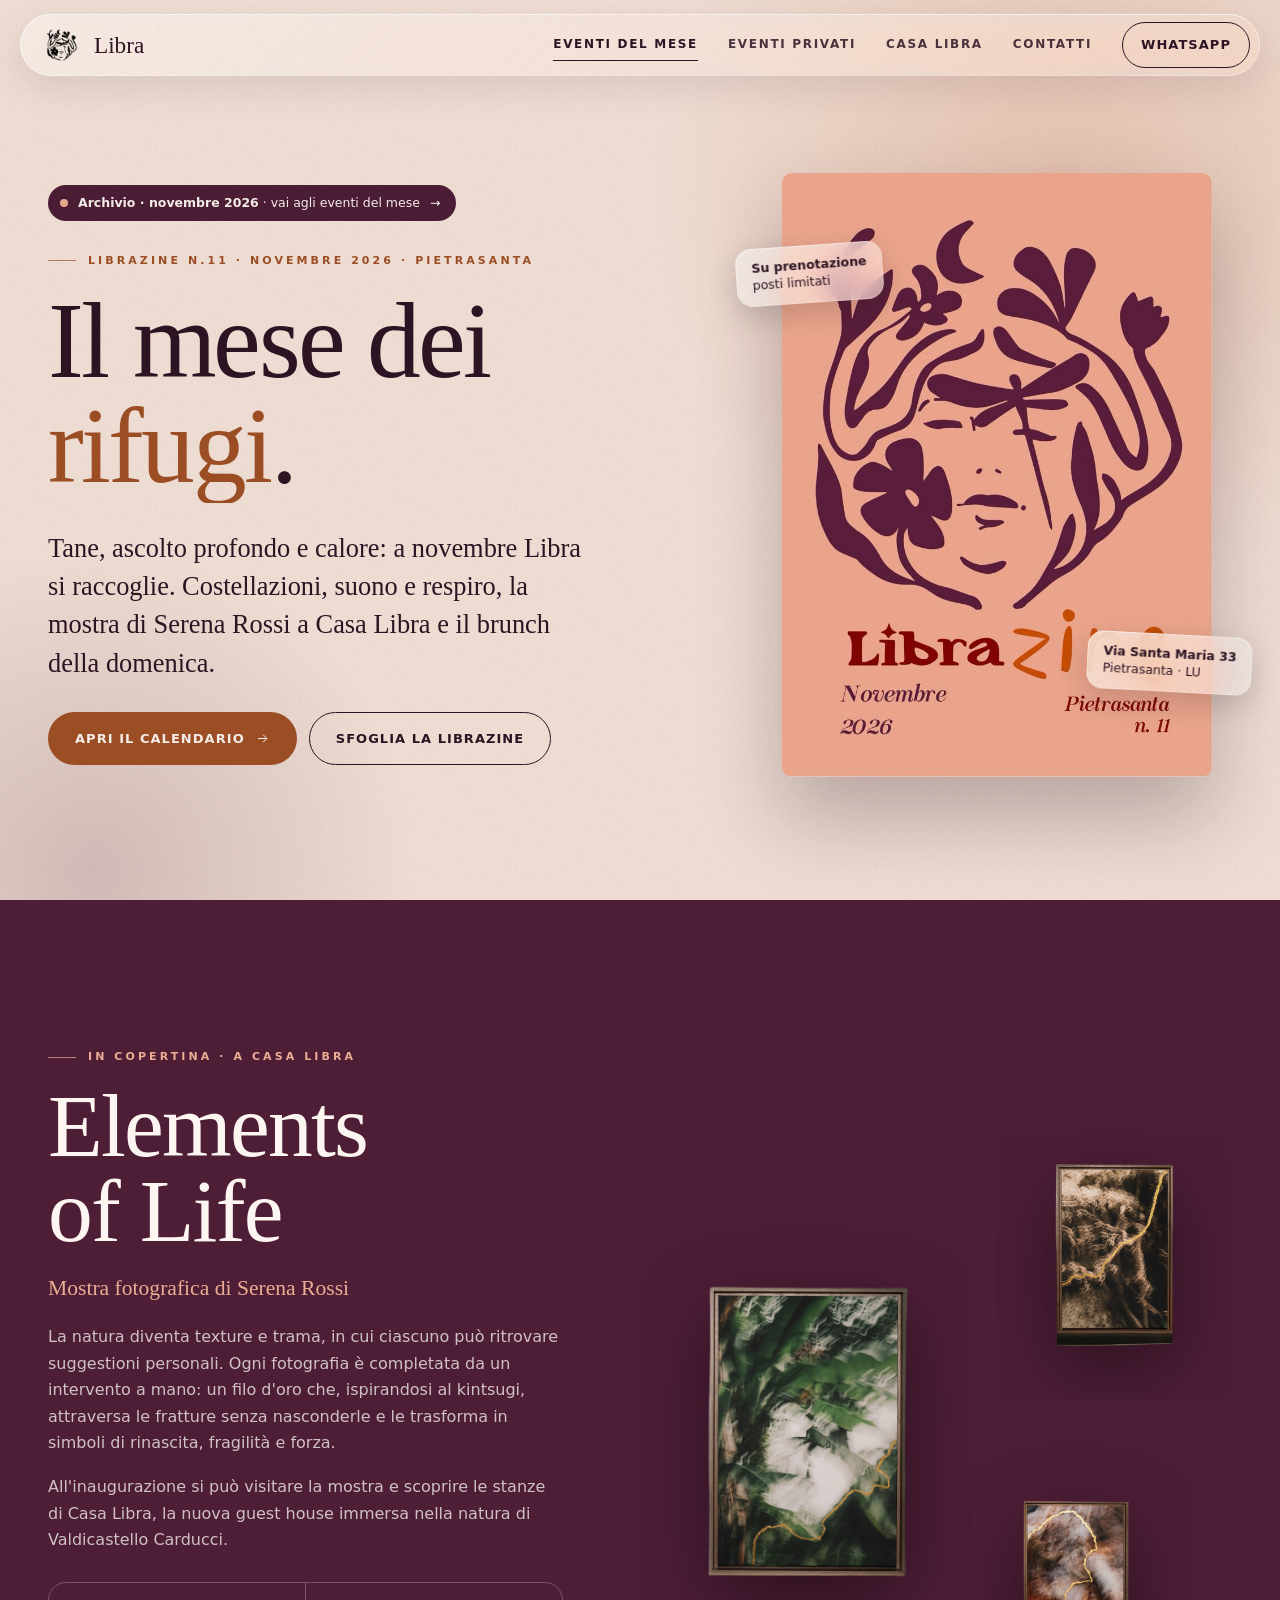
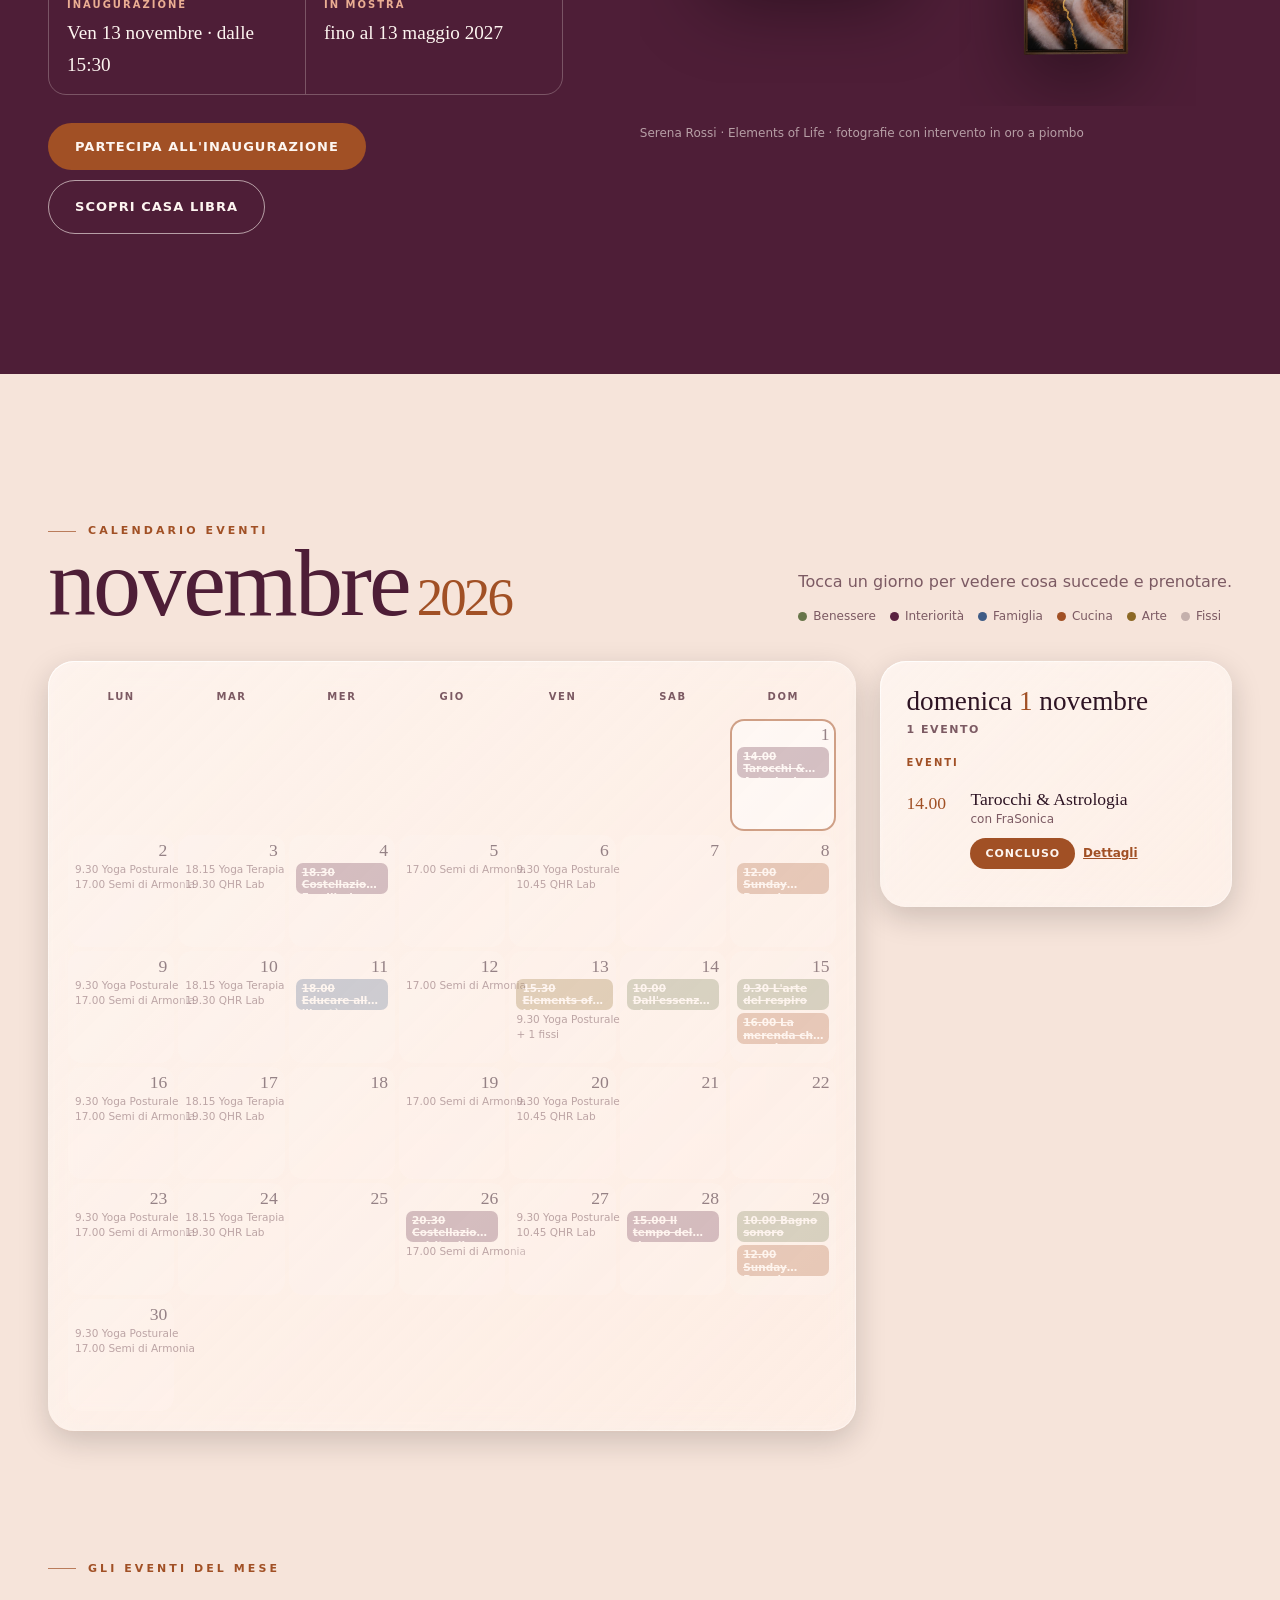
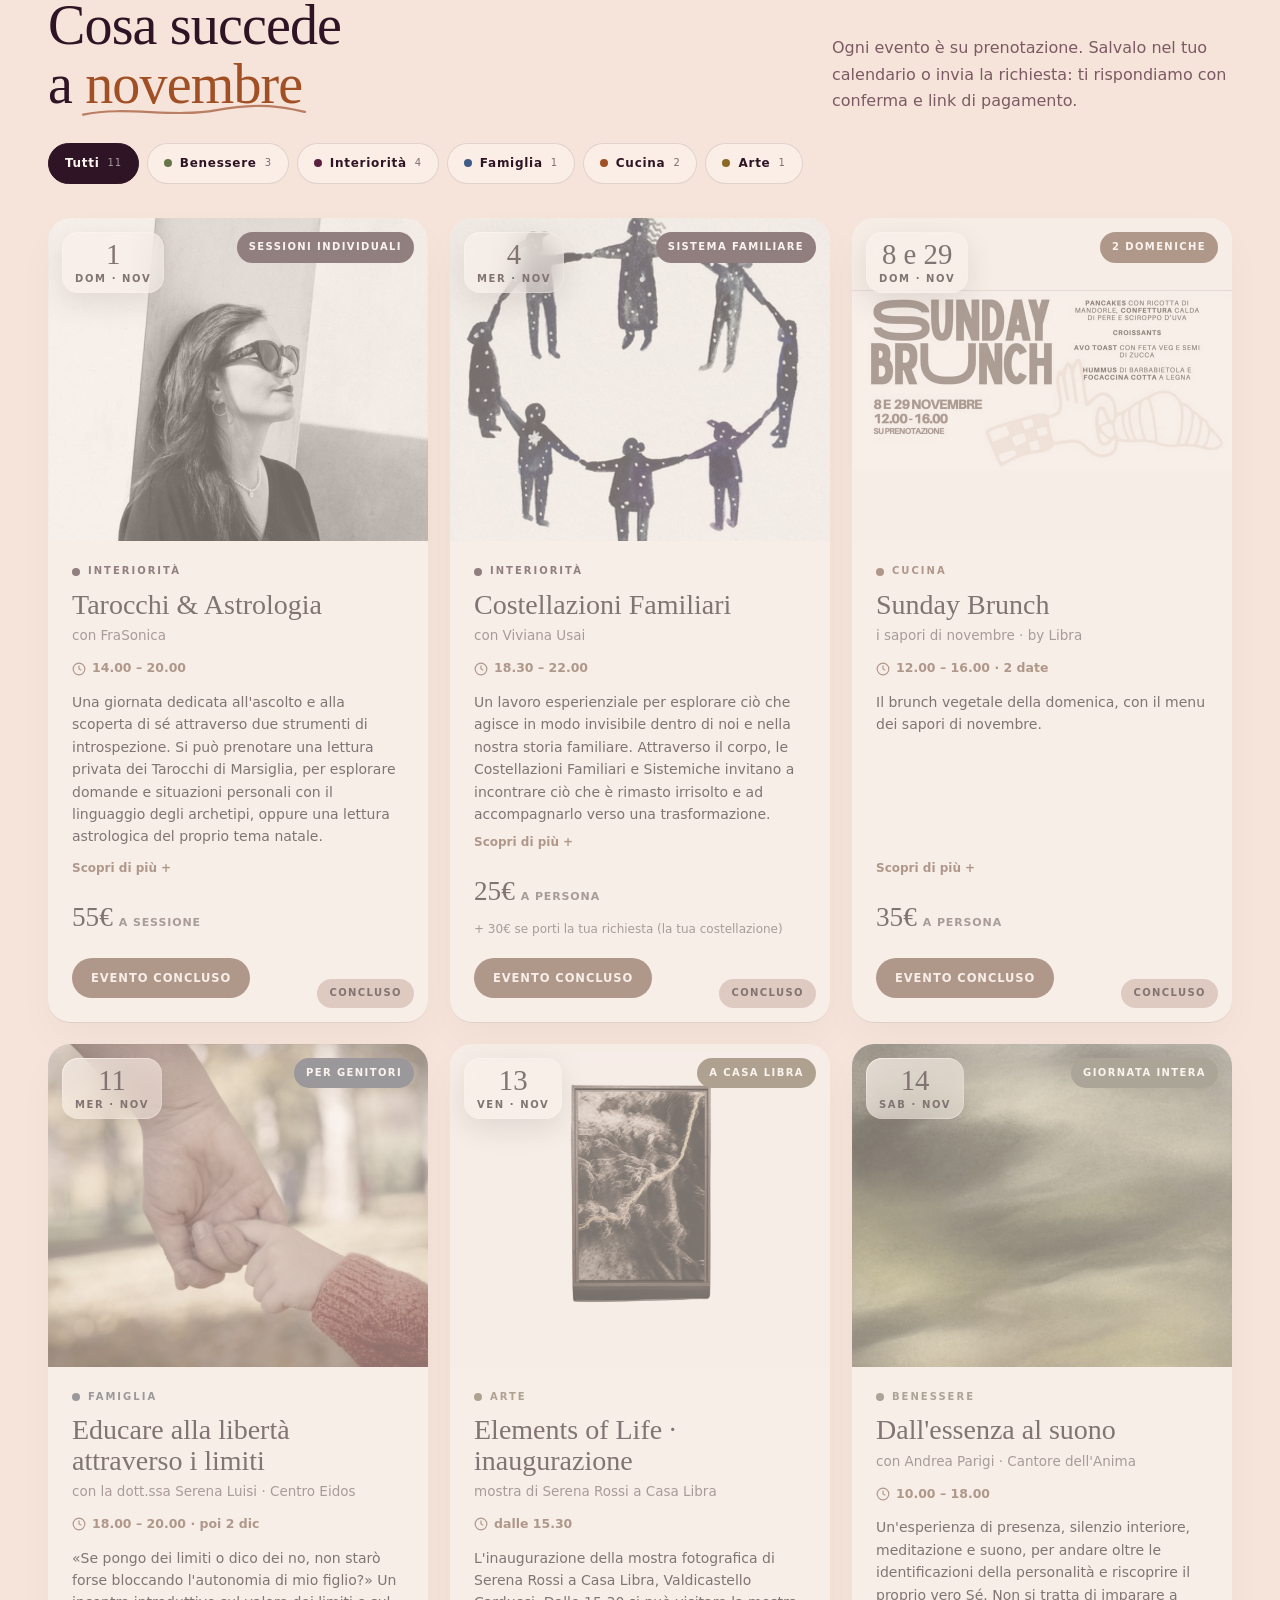
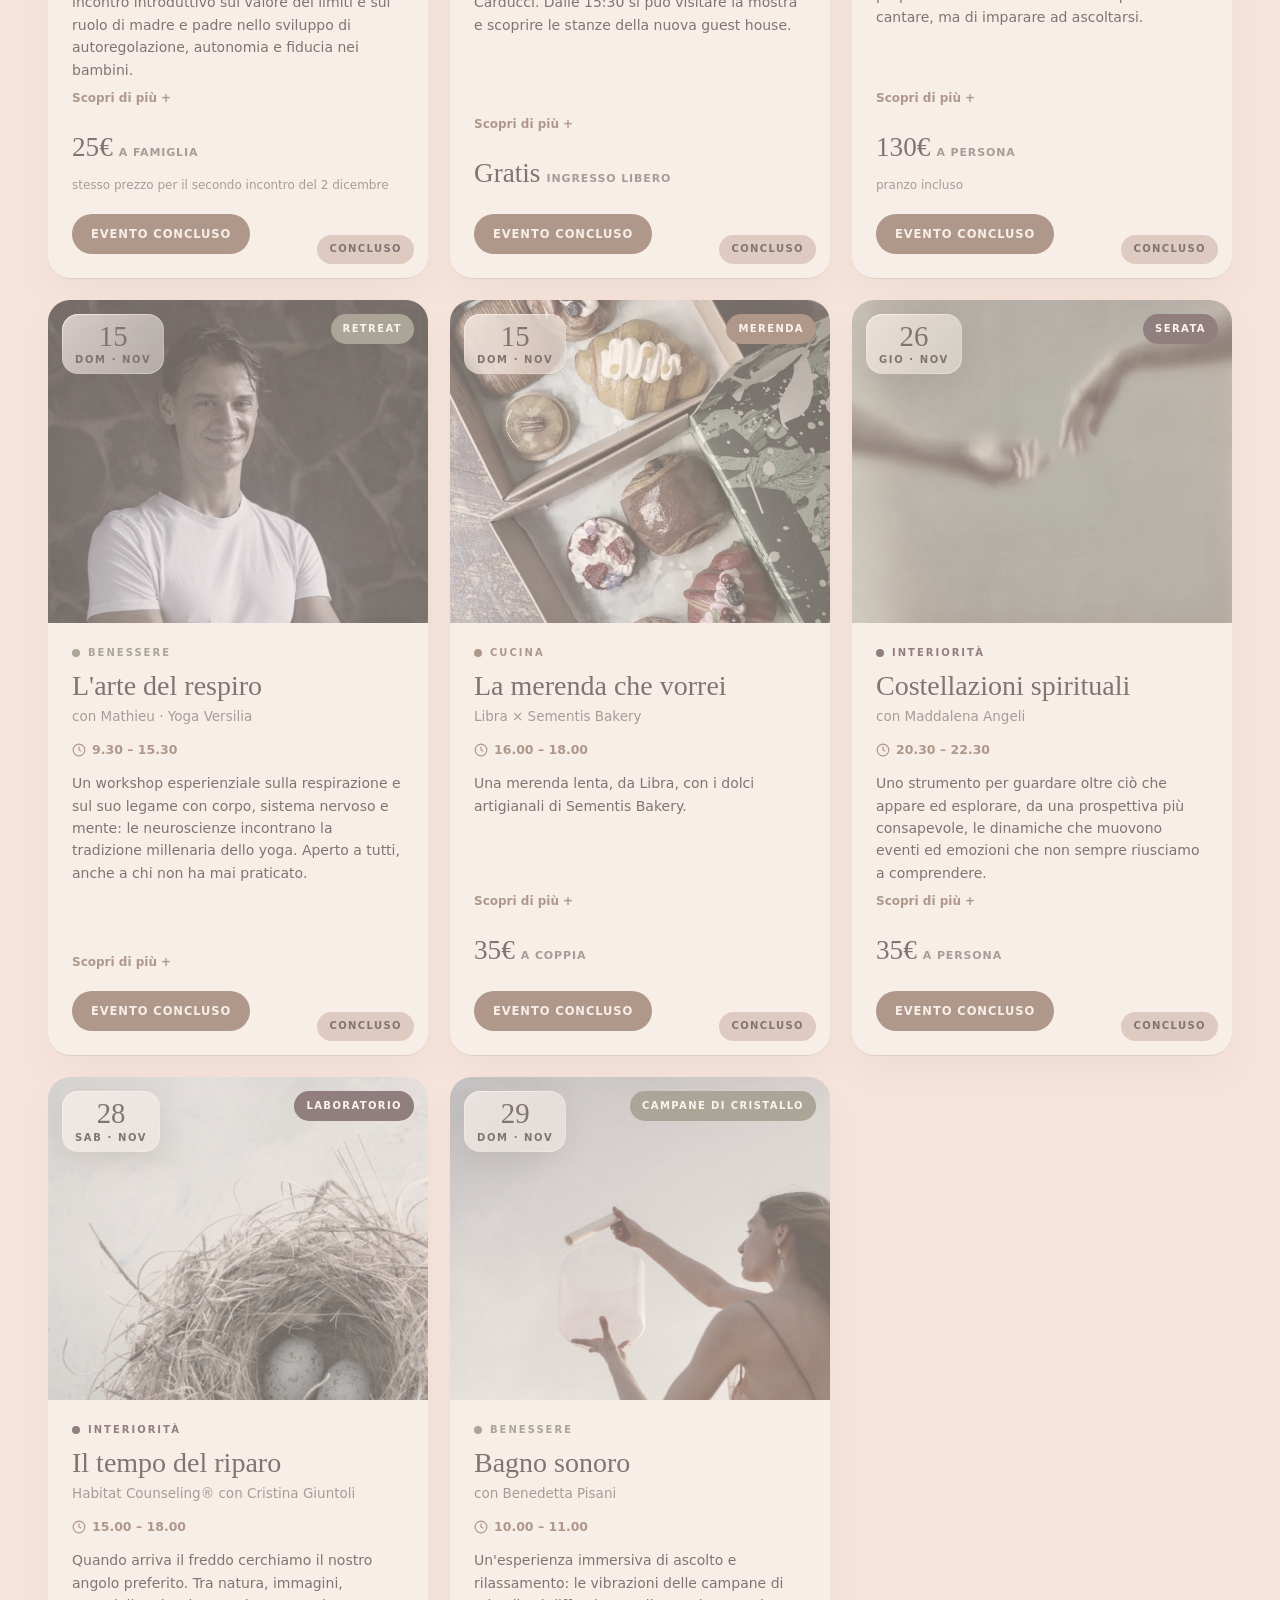
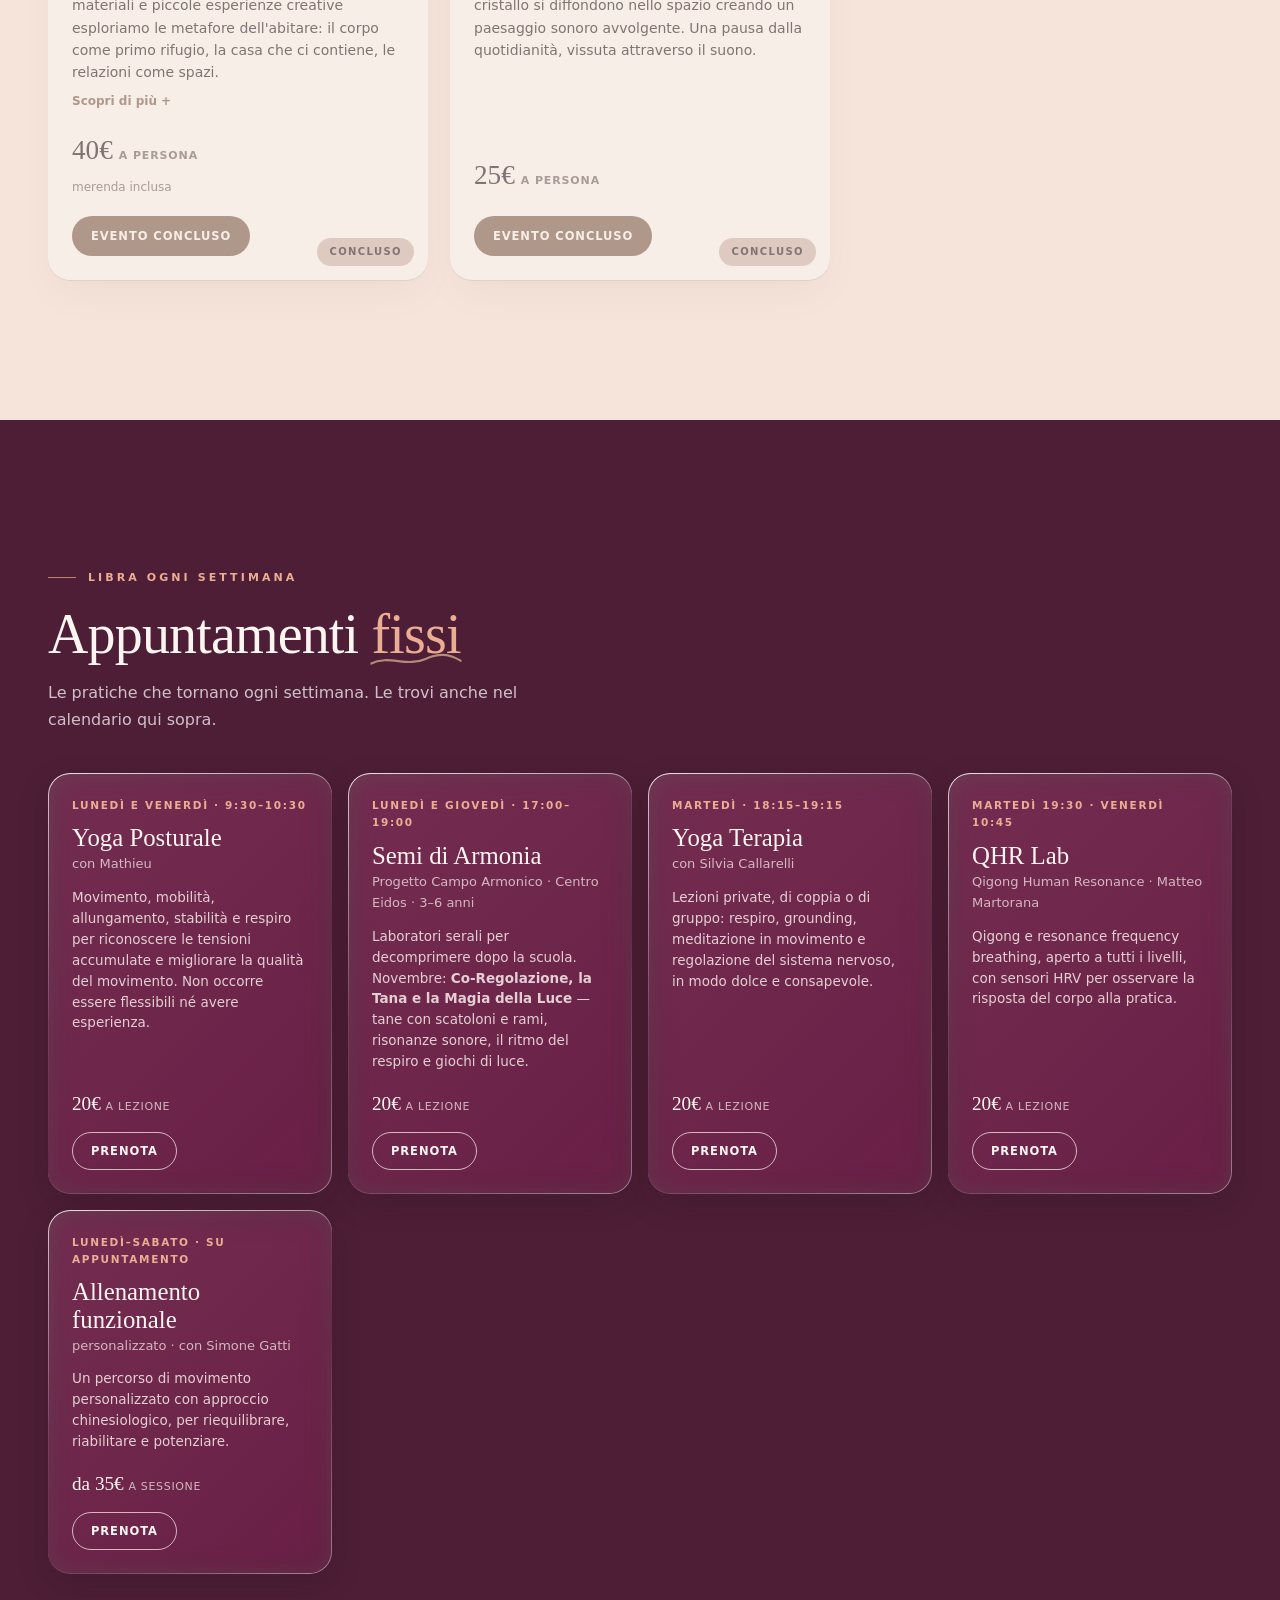
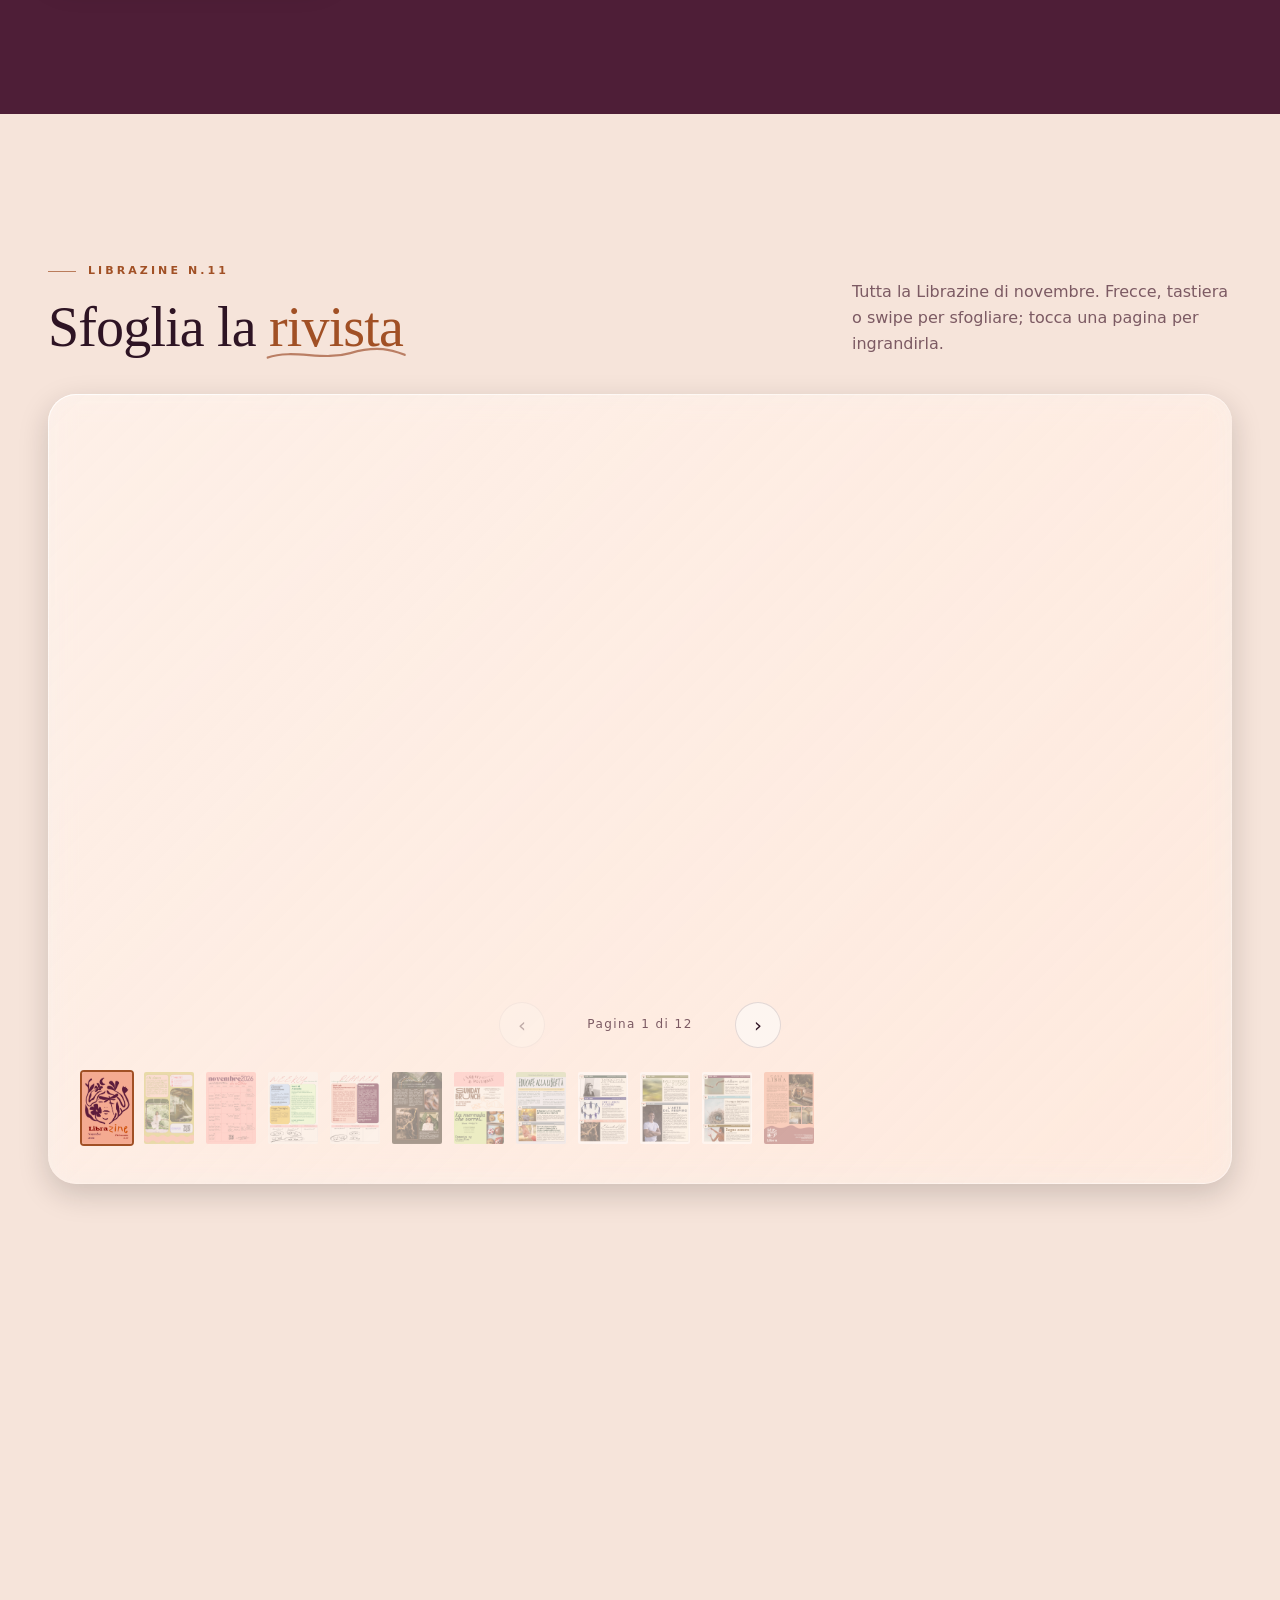
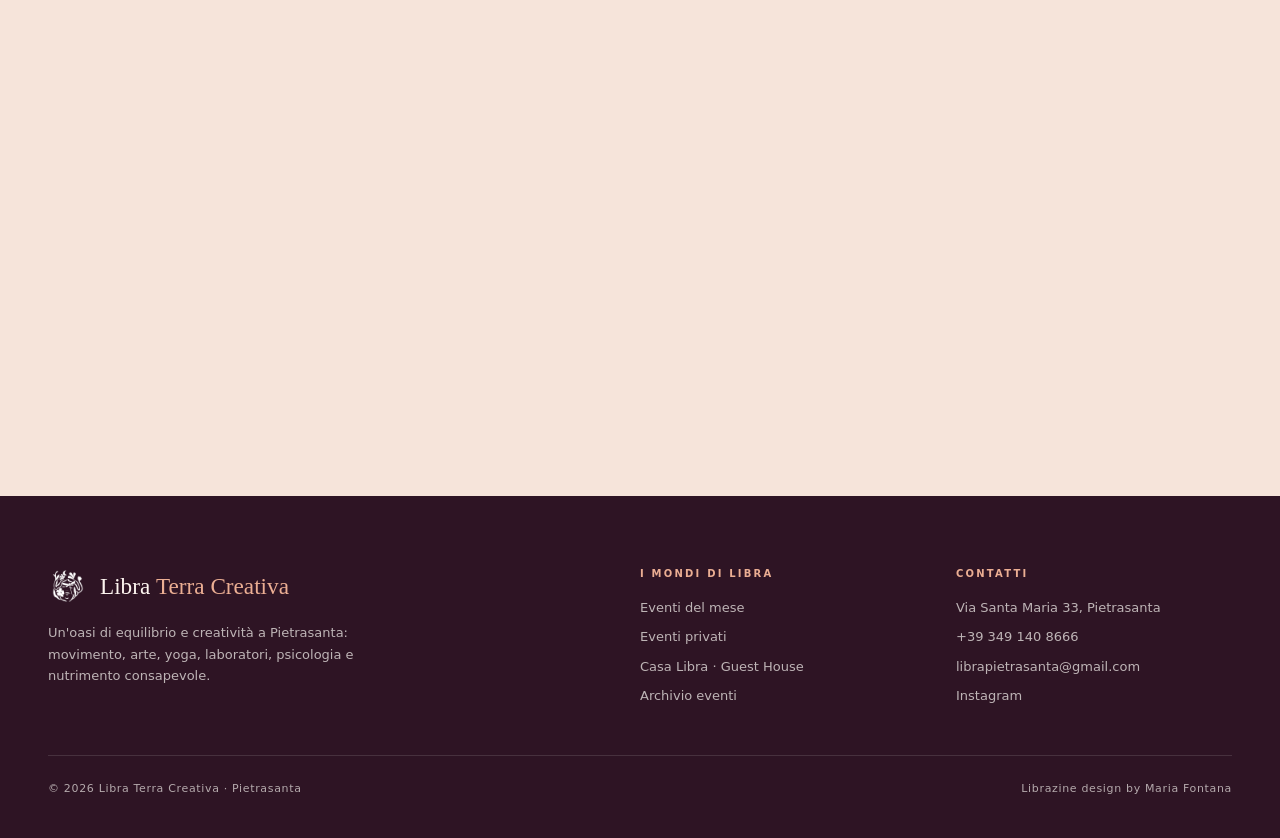
<file: eventi/2026-11/index.html>
<!DOCTYPE html>
<html lang="it">
<head>
<meta charset="UTF-8">
<meta name="viewport" content="width=device-width, initial-scale=1.0">
<title>Archivio · Eventi di Novembre 2026 · Libra Terra Creativa · Pietrasanta</title>
<meta name="description" content="Gli eventi di novembre 2026 da Libra Terra Creativa a Pietrasanta: costellazioni, suono, respiro, tarocchi e astrologia, Habitat Counseling, il Sunday Brunch e la mostra Elements of Life di Serena Rossi a Casa Libra.">
<meta property="og:title" content="Novembre a Libra · Il mese dei rifugi">
<meta property="og:description" content="Costellazioni, suono, respiro e la mostra Elements of Life di Serena Rossi. Su prenotazione, a Pietrasanta.">
<meta property="og:type" content="website">
<meta property="og:site_name" content="Libra Terra Creativa">
<meta property="og:locale" content="it_IT">
<meta property="og:url" content="https://librapietrasanta.com/eventi/2026-11/">
<meta property="og:image" content="https://librapietrasanta.com/assets/img/anteprime/eventi.jpg">
<meta property="og:image:width" content="1200">
<meta property="og:image:height" content="630">
<meta property="og:image:alt" content="La copertina della Librazine del mese">
<meta name="twitter:card" content="summary_large_image">
<link rel="canonical" href="https://librapietrasanta.com/eventi/2026-11/">
<meta name="theme-color" content="#F6E4DA">
<link rel="icon" type="image/png" href="/assets/img/pittogramma.png">
<link rel="preconnect" href="https://api.fontshare.com"><link rel="preconnect" href="https://cdn.fontshare.com" crossorigin>
<link rel="preload" as="style" href="https://api.fontshare.com/v2/css?f[]=gambarino@400&display=swap" onload="this.onload=null;this.rel='stylesheet'"><noscript><link rel="stylesheet" href="https://api.fontshare.com/v2/css?f[]=gambarino@400&display=swap"></noscript>
<link rel="preload" as="style" href="https://api.fontshare.com/v2/css?f[]=satoshi@400,500,700&display=swap" onload="this.onload=null;this.rel='stylesheet'"><noscript><link rel="stylesheet" href="https://api.fontshare.com/v2/css?f[]=satoshi@400,500,700&display=swap"></noscript>
<link rel="stylesheet" href="/assets/css/libra.css">
<link rel="stylesheet" href="/assets/css/libra-fx.css">
<script src="/assets/js/libra-fx.js"></script>
<script>
  /* Collegamenti tra le sezioni del sito (aggiornare quando le pagine si spostano nel sito unico) */
  window.LIBRA = { waText: 'Ciao Libra! Vorrei info sugli eventi di novembre.' };
</script>
<style>
/* =========================================================
   PALETTE DEL MESE · dalla copertina della Librazine n.11 (Novembre 2026)
   Ogni mese si cambiano solo questi colori.
   ========================================================= */
:root{
  --sand:#F6E4DA;      /* pesca chiaro — fondo */
  --linen:#FDF5F0;     /* superfici chiare */
  --stone:#EFCDBB;     /* pesca della copertina */
  --clay:#A15025;      /* ruggine "zine" — accento */
  --clay-dark:#8B1E1A; /* bordeaux "Libra" */
  --ochre:#EBAE93;     /* pesca su fondi scuri */
  --olive:#4E1E37;     /* prugna dell'illustrazione — sezioni scure */
  --olive-soft:#7A4A63;
  --ink:#2E1424;       /* prugna profonda — testo */
  --muted:#7C5A63;
  --line:rgba(46,20,36,0.13);
  /* colori delle categorie */
  --c-benessere:#68754A; --c-interiorita:#5A2240; --c-famiglia:#3F5C86; --c-cucina:#A15025; --c-arte:#8C6825;
}
body{background:var(--sand);}
/* qui l'apertura è chiara: la barra è sempre in versione scura su vetro chiaro */
.nav{color:var(--ink);}
.nav .nav-in,.nav.solid .nav-in{background:linear-gradient(135deg,rgba(253,245,240,.78),rgba(246,228,218,.55));box-shadow:inset 0 1px 0 rgba(255,255,255,.7),0 12px 34px rgba(46,20,36,.1);}
.nav .brand img{filter:none!important;mix-blend-mode:multiply!important;}
.nav .btn-light{border-color:var(--ink);color:var(--ink);}
.nav .btn-light:hover{background:var(--ink);color:var(--linen);}
.brand span em{color:var(--clay);}
.foot .brand span em{color:var(--ochre);}
/* pillola "prossimo evento" */
.next-pill{display:inline-flex;align-items:center;gap:12px;padding:9px 18px 9px 10px;border-radius:999px;border:1px solid var(--line);background:rgba(253,245,240,.7);font:inherit;font-size:13px;color:var(--ink);cursor:pointer;max-width:100%;text-align:left;}
.next-pill .np-when{background:var(--clay);color:var(--linen);border-radius:999px;padding:5px 11px;font-weight:700;font-size:10.5px;letter-spacing:.08em;text-transform:uppercase;white-space:nowrap;}
.next-pill b{font-family:var(--serif);font-weight:400;font-size:15px;}
.next-pill[hidden]{display:none;}
/* fascia verso il mese che sta finendo (dati.js · MESE_PRIMA) */
.prev-band{display:inline-flex;align-items:center;gap:10px;margin-bottom:22px;padding:8px 16px 8px 12px;border-radius:999px;background:var(--olive);color:var(--linen);font-size:12.5px;font-weight:500;max-width:100%;transition:transform .3s var(--ease),background .3s;}
.prev-band:hover{transform:translateY(-2px);background:var(--ink);}
.prev-band b{font-weight:700;}
.prev-band i{font-style:normal;transition:transform .3s var(--ease);}
.prev-band:hover i{transform:translateX(3px);}
.prev-band .pb-dot{width:8px;height:8px;border-radius:50%;background:var(--ochre);flex:none;animation:pbPulse 2s ease-in-out infinite;}
@keyframes pbPulse{50%{opacity:.35;transform:scale(.7);}}
.prev-band[hidden]{display:none;}
@media(prefers-reduced-motion:reduce){.prev-band .pb-dot{animation:none;}}

/* ---------- HERO ---------- */
.ev-hero{min-height:100svh;display:flex;align-items:center;padding:120px 0 70px;position:relative;overflow:hidden;color:var(--ink);}
.ev-hero::before{content:'';position:absolute;width:70vw;height:70vw;max-width:900px;max-height:900px;right:-18vw;top:-20vw;border-radius:50%;background:radial-gradient(circle,rgba(196,98,45,.22),transparent 65%);pointer-events:none;}
.ev-hero::after{content:'';position:absolute;width:55vw;height:55vw;max-width:700px;max-height:700px;left:-20vw;bottom:-25vw;border-radius:50%;background:radial-gradient(circle,rgba(78,30,55,.18),transparent 65%);pointer-events:none;}
.ev-hero-grid{display:grid;grid-template-columns:1.15fr .85fr;gap:clamp(40px,6vw,90px);align-items:center;position:relative;z-index:2;}
.ev-hero h1{font-family:var(--serif);font-weight:400;font-size:clamp(3.4rem,8.4vw,7.2rem);line-height:.92;letter-spacing:-.025em;margin:22px 0 26px;}
.ev-hero h1 em{font-style:normal;color:var(--clay);}
.ev-hero .lead{max-width:540px;color:var(--ink);}
.ev-hero .next-pill{margin:28px 0 0;}
.ev-hero-cta{display:flex;gap:12px;flex-wrap:wrap;margin-top:30px;}
.ev-hero-cta .btn{border-radius:999px;}
.cover{position:relative;max-width:430px;margin:0 auto;transform:rotate(2.5deg);transition:transform .6s var(--ease);}
.cover:hover{transform:rotate(0) scale(1.02);}
.cover img{width:100%;border-radius:10px;box-shadow:0 40px 80px rgba(46,20,36,.28);}
.cover .chip{position:absolute;border-radius:16px;padding:12px 16px;font-size:12.5px;line-height:1.35;color:var(--ink);}
.cover .chip b{font-weight:700;display:block;}
.cover .chip.c1{left:-46px;top:12%;transform:rotate(-4deg);}
.cover .chip.c2{right:-40px;bottom:14%;transform:rotate(3deg);}
.cover .chip.light-ink{background:linear-gradient(135deg,rgba(253,245,240,.8),rgba(253,245,240,.55));}
@media(max-width:900px){.ev-hero-grid{grid-template-columns:1fr;}.cover{max-width:300px;order:-1;}.cover .chip{display:none;}.ev-hero{padding-top:110px;}}

/* ---------- IN COPERTINA: ELEMENTS OF LIFE ---------- */
.feature{padding:clamp(90px,11vw,140px) 0;overflow:hidden;}
.feature-grid{display:grid;grid-template-columns:1fr 1.15fr;gap:clamp(40px,6vw,90px);align-items:center;}
.feature h2{font-family:var(--serif);font-weight:400;font-size:clamp(3rem,7vw,5.8rem);line-height:.95;letter-spacing:-.02em;margin:16px 0 10px;}
.feature .sub{font-family:var(--serif);font-size:1.35rem;color:var(--ochre);}
.feature p{margin-top:18px;max-width:520px;}
.feature-dates{display:flex;gap:0;margin:28px 0;border:1px solid rgba(253,245,240,.25);border-radius:18px;overflow:hidden;max-width:520px;}
.feature-dates div{flex:1;padding:14px 18px;}
.feature-dates div+div{border-left:1px solid rgba(253,245,240,.25);}
.feature-dates small{display:block;font-size:10px;letter-spacing:.2em;text-transform:uppercase;color:var(--ochre);font-weight:700;margin-bottom:4px;}
.feature-dates span{font-family:var(--serif);font-size:1.2rem;}
.feature-cta{display:flex;gap:10px;flex-wrap:wrap;}
.feature-cta .btn{border-radius:999px;}
.feature .btn-light{border-color:rgba(253,245,240,.6);}
.art{position:relative;height:clamp(420px,64vh,660px);}
.art button{position:absolute;border:0;padding:0;background:transparent;cursor:zoom-in;}
.art img{width:100%;height:100%;object-fit:contain;display:block;filter:drop-shadow(0 24px 40px rgba(0,0,0,.45));}
.art .a1{left:0;top:4%;width:56%;height:92%;}
.art .a2{right:0;top:0;width:40%;height:47%;}
.art .a3{right:6%;bottom:0;width:40%;height:47%;}
.art-cap{font-size:12px;color:rgba(253,245,240,.6);margin-top:12px;}
@media(max-width:900px){.feature-grid{grid-template-columns:1fr;}}

/* ---------- CALENDARIO ---------- */
.ecal{padding:clamp(90px,11vw,140px) 0 60px;}
.ecal-head{display:flex;justify-content:space-between;align-items:flex-end;gap:24px;flex-wrap:wrap;margin-bottom:34px;}
.ecal-title{font-family:var(--serif);font-weight:400;font-size:clamp(3rem,8vw,6rem);line-height:.9;letter-spacing:-.03em;color:var(--olive);}
.ecal-title span{color:var(--clay);font-size:.55em;margin-left:8px;}
.legend-c{display:flex;gap:14px;flex-wrap:wrap;font-size:12px;color:var(--muted);}
.legend-c span{display:inline-flex;align-items:center;gap:6px;}
.legend-c i{width:9px;height:9px;border-radius:50%;}
.ecal-layout{display:grid;grid-template-columns:2.3fr 1fr;gap:24px;align-items:start;}
@media(max-width:1000px){.ecal-layout{grid-template-columns:1fr;}}
.ecal-card{border-radius:26px;padding:clamp(12px,2vw,20px);background:linear-gradient(135deg,rgba(253,245,240,.85),rgba(253,245,240,.6));}
.ecal-grid{display:grid;grid-template-columns:repeat(7,minmax(0,1fr));gap:4px;}
.ecal-dow{font-size:10px;letter-spacing:.16em;text-transform:uppercase;font-weight:700;color:var(--muted);text-align:center;padding:8px 2px 10px;}
.ecal-cell{min-height:112px;border:0;border-radius:14px;padding:7px;text-align:left;background:rgba(253,245,240,.55);font-family:inherit;color:inherit;cursor:pointer;display:flex;flex-direction:column;gap:3px;min-width:0;transition:background .2s,box-shadow .2s;}
.ecal-cell.empty{background:transparent;cursor:default;}
.ecal-cell:not(.empty):hover{background:#fff;}
.ecal-cell.selected{background:#fff;box-shadow:inset 0 0 0 2px var(--clay);}
.ecal-num{font-family:var(--serif);font-size:1.1rem;line-height:1;align-self:flex-end;}
.ecal-cell.today .ecal-num{background:var(--clay);color:var(--linen);border-radius:50%;width:26px;height:26px;display:grid;place-items:center;font-size:.85rem;}
.ecal-cell.past-day{opacity:.5;}
.ecal-chip{font-size:10.5px;line-height:1.2;font-weight:700;padding:3px 6px;border-radius:7px;color:#fff;overflow:hidden;display:-webkit-box;-webkit-line-clamp:2;-webkit-box-orient:vertical;}
.ecal-chip.is-past{opacity:.5;text-decoration:line-through;}
.ecal-weekly{font-size:10.5px;color:var(--muted);white-space:nowrap;overflow:hidden;text-overflow:ellipsis;}
.ecal-dots{display:none;gap:3px;flex-wrap:wrap;margin-top:auto;}
.ecal-dots i{width:7px;height:7px;border-radius:50%;}
.ecal-dots i.w{width:5px;height:5px;background:rgba(46,20,36,.25);}
@media(max-width:760px){.ecal-cell{min-height:56px;padding:5px;border-radius:10px;}.ecal-chip,.ecal-weekly{display:none;}.ecal-dots{display:flex;}.ecal-num{align-self:flex-start;font-size:.95rem;}.ecal-dow{font-size:9px;letter-spacing:.04em;}}
.ecal-panel{border-radius:26px;padding:26px;background:linear-gradient(135deg,rgba(253,245,240,.9),rgba(253,245,240,.7));position:sticky;top:96px;}
@media(max-width:1000px){.ecal-panel{position:static;}}
.ep-date{font-family:var(--serif);font-size:1.7rem;line-height:1.1;}
.ep-date em{font-style:normal;color:var(--clay);}
.ep-sub{font-size:11px;letter-spacing:.14em;text-transform:uppercase;color:var(--muted);font-weight:700;margin:4px 0 14px;}
.ep-group{font-size:10px;letter-spacing:.2em;text-transform:uppercase;color:var(--clay);font-weight:700;margin:16px 0 6px;}
.ep-item{display:flex;gap:12px;padding:12px 0;border-bottom:1px solid var(--line);}
.ep-item:last-child{border-bottom:0;}
.ep-time{font-family:var(--serif);font-size:1.1rem;color:var(--clay);min-width:52px;}
.ep-title{font-family:var(--serif);font-size:1.1rem;line-height:1.2;}
.ep-who{font-size:12px;color:var(--muted);}
.ep-actions{display:flex;gap:8px;flex-wrap:wrap;margin-top:8px;}
.ep-actions .btn{padding:8px 14px;font-size:11px;border-radius:999px;}
.ep-empty{font-size:14px;color:var(--muted);}

/* ---------- EVENTI ---------- */
.events{padding:60px 0 clamp(90px,11vw,140px);}
.events-head{display:flex;justify-content:space-between;align-items:flex-end;gap:24px;flex-wrap:wrap;margin-bottom:28px;}
.filters{display:flex;gap:8px;flex-wrap:wrap;margin-bottom:34px;}
.filters button{border:1px solid var(--line);background:rgba(253,245,240,.6);color:var(--ink);padding:10px 16px;border-radius:999px;font:inherit;font-size:12px;font-weight:600;letter-spacing:.06em;cursor:pointer;transition:all .2s;display:inline-flex;align-items:center;gap:8px;}
.filters button i{width:8px;height:8px;border-radius:50%;}
.filters button.on{background:var(--ink);color:var(--linen);border-color:var(--ink);}
.filters button small{opacity:.6;font-weight:500;}
.ev-list{display:grid;grid-template-columns:repeat(auto-fill,minmax(330px,1fr));gap:22px;}
.ev{position:relative;display:flex;flex-direction:column;border-radius:22px;overflow:hidden;background:var(--linen);box-shadow:0 1px 0 var(--line),0 18px 40px rgba(46,20,36,.06);transition:transform .45s var(--ease),box-shadow .45s;}
.ev:hover{transform:translateY(-4px);box-shadow:0 30px 60px rgba(46,20,36,.14);}
.ev-media{position:relative;aspect-ratio:4/3.4;overflow:hidden;background:var(--stone);border:0;padding:0;cursor:zoom-in;}
.ev-media img{width:100%;height:100%;object-fit:cover;transition:transform 1.2s var(--ease);}
.ev:hover .ev-media img{transform:scale(1.04);}
.ev-media.contain img{object-fit:contain;background:#FAF4EE;}
.ev-date{position:absolute;left:14px;top:14px;z-index:3;border-radius:16px;padding:8px 13px;text-align:center;line-height:1;color:var(--ink);}
.ev-date b{display:block;font-family:var(--serif);font-weight:400;font-size:1.8rem;}
.ev-date small{font-size:10px;letter-spacing:.16em;text-transform:uppercase;font-weight:700;}
.ev-tag{position:absolute;right:14px;top:14px;z-index:3;border-radius:999px;padding:7px 12px;font-size:10px;letter-spacing:.14em;text-transform:uppercase;font-weight:700;color:#fff;}
.ev-state{position:absolute;right:14px;bottom:14px;z-index:3;border-radius:999px;padding:6px 12px;font-size:10px;letter-spacing:.14em;text-transform:uppercase;font-weight:700;background:var(--ochre);color:var(--ink);}
.ev-body{padding:22px 24px 24px;display:flex;flex-direction:column;flex:1;}
.ev-cat{font-size:10px;letter-spacing:.2em;text-transform:uppercase;font-weight:700;display:flex;align-items:center;gap:8px;}
.ev-cat::before{content:'';width:8px;height:8px;border-radius:50%;background:currentColor;}
.ev h3{font-family:var(--serif);font-weight:400;font-size:1.75rem;line-height:1.08;margin:10px 0 4px;}
.ev-who{font-size:13.5px;color:var(--muted);}
.ev-time{display:flex;gap:6px;align-items:center;font-size:12.5px;font-weight:700;color:var(--clay);margin:12px 0;}
.ev-time svg{width:14px;height:14px;}
.ev-desc{font-size:14px;line-height:1.6;color:var(--ink);flex:1;}
.ev-more{margin-top:8px;}
.ev-more summary{cursor:pointer;font-size:12px;font-weight:700;color:var(--clay);list-style:none;}
.ev-more summary::-webkit-details-marker{display:none;}
.ev-more ul{margin:10px 0 0;padding:12px 14px;border:1px dashed rgba(196,98,45,.35);border-radius:12px;list-style:none;font-size:13px;color:var(--muted);display:flex;flex-direction:column;gap:3px;}
.ev-more ul b{color:var(--ink);font-weight:700;}
.ev-more p{font-size:13.5px;color:var(--muted);margin-top:8px;}
.ev-price{display:flex;flex-wrap:wrap;align-items:baseline;gap:6px;margin-top:16px;}
.ev-price b{font-family:var(--serif);font-weight:400;font-size:1.7rem;color:var(--ink);}
.ev-price span{font-size:11px;letter-spacing:.08em;text-transform:uppercase;font-weight:700;color:var(--muted);}
.ev-price small{flex-basis:100%;font-size:12px;color:var(--muted);}
.ev-actions{display:flex;gap:8px;flex-wrap:wrap;align-items:center;margin-top:18px;}
.ev-actions .btn{border-radius:999px;padding:12px 18px;font-size:11.5px;}
.ev.is-past{opacity:.55;filter:saturate(.35);}
.ev.is-past:hover{transform:none;}
.ev.is-next{box-shadow:0 0 0 2px var(--clay),0 30px 60px rgba(46,20,36,.14);}
.ev.hidden{display:none;}
.cal-btn{border-radius:999px;}

/* ---------- APPUNTAMENTI FISSI ---------- */
.weekly{padding:clamp(90px,11vw,140px) 0;}
.wk-grid{display:grid;grid-template-columns:repeat(auto-fill,minmax(260px,1fr));gap:16px;margin-top:40px;}
.wk{border-radius:22px;padding:24px;display:flex;flex-direction:column;background:linear-gradient(135deg,rgba(253,245,240,.1),rgba(253,245,240,.04));color:var(--linen);}
.wk-days{font-size:10.5px;letter-spacing:.16em;text-transform:uppercase;font-weight:700;color:var(--ochre);}
.wk h3{font-family:var(--serif);font-weight:400;font-size:1.55rem;line-height:1.1;margin:10px 0 2px;}
.wk-who{font-size:13px;color:rgba(253,245,240,.7);}
.wk p{font-size:13.5px;color:rgba(253,245,240,.82);margin:12px 0 16px;flex:1;line-height:1.55;}
.wk-price{font-family:var(--serif);font-size:1.2rem;margin-bottom:12px;}
.wk-price small{font-family:var(--sans);font-size:11px;letter-spacing:.06em;text-transform:uppercase;opacity:.7;}
.wk .btn{align-self:flex-start;border-radius:999px;padding:11px 18px;font-size:11.5px;}

/* ---------- LIBRAZINE ---------- */
.mag{padding:clamp(90px,11vw,140px) 0;}
.mag-head{display:flex;justify-content:space-between;align-items:flex-end;gap:24px;flex-wrap:wrap;margin-bottom:36px;}
.reader{border-radius:28px;padding:clamp(16px,3vw,30px);}
.spread{display:flex;justify-content:center;gap:4px;min-height:clamp(300px,62vh,640px);align-items:center;transition:opacity .3s ease,transform .3s ease;}
.spread.turning{opacity:.15;transform:scale(.98);}
.spread img{height:clamp(300px,62vh,640px);width:auto;max-width:50%;object-fit:contain;box-shadow:0 30px 60px rgba(46,20,36,.25);cursor:zoom-in;}
.spread img:first-child{border-radius:8px 0 0 8px;}.spread img:last-child{border-radius:0 8px 8px 0;}
.spread img:only-child{border-radius:8px;max-width:100%;}
.reader-nav{display:flex;align-items:center;justify-content:center;gap:20px;margin-top:20px;}
.reader-nav button{width:46px;height:46px;border-radius:50%;border:1px solid var(--line);background:var(--linen);cursor:pointer;font-size:20px;color:var(--ink);}
.reader-nav button:disabled{opacity:.3;cursor:default;}
.reader-nav span{font-size:12px;letter-spacing:.12em;color:var(--muted);min-width:150px;text-align:center;}
.thumbs{display:flex;gap:8px;overflow-x:auto;margin-top:18px;padding:4px 2px 8px;scrollbar-width:thin;}
.thumbs img{flex:0 0 auto;width:54px;height:76px;object-fit:cover;border-radius:4px;opacity:.45;cursor:pointer;transition:opacity .2s;border:2px solid transparent;}
.thumbs img.on{opacity:1;border-color:var(--clay);}
@media(max-width:700px){.spread img{max-width:100%;height:auto;width:100%;}.spread{min-height:0;}}

/* ---------- CONTATTI ---------- */
.contact{padding:clamp(80px,10vw,120px) 0;}
.contact-grid{display:grid;grid-template-columns:1fr 1.3fr;gap:clamp(30px,5vw,70px);align-items:stretch;}
@media(max-width:900px){.contact-grid{grid-template-columns:1fr;}}
</style>
</head>
<body>

<!-- NAV (comune a tutto il sito) -->
<header class="nav" id="nav" data-solid-at="80">
  <div class="wrap nav-in glass refract">
    <a href="/" class="brand" aria-label="Libra, home"><img src="/assets/img/pittogramma.png" alt="" style="filter:none;mix-blend-mode:multiply"><span>Libra</span></a>
    <nav class="nav-links" aria-label="Menu principale">
      <a href="./" class="on">Eventi del mese</a>
      <a href="/eventi-privati/" data-section="privati">Eventi privati</a>
      <a href="/casa-libra/" data-section="casa">Casa Libra</a>
      <a href="#contatti">Contatti</a>
      <a href="#" data-wa class="btn btn-light">WhatsApp</a>
    </nav>
    <button class="burger" id="burger" aria-label="Apri il menu" aria-expanded="false"><span></span><span></span></button>
  </div>
</header>
<div class="mmenu glass" id="mmenu">
  <a href="/">Home di Libra</a><a href="./">Eventi del mese</a><a href="#calendario">· Calendario</a><a href="#fissi">· Appuntamenti fissi</a><a href="#librazine">· Librazine</a>
  <a href="/eventi-privati/">Eventi privati</a><a href="/casa-libra/">Casa Libra</a><a href="#contatti">Contatti</a>
</div>

<main id="contenuto">
<!-- HERO -->
<section class="ev-hero" id="top">
  <div class="wrap ev-hero-grid">
    <div>
      <a class="prev-band fade-up" id="prevBand" style="--d:.05s" hidden><span class="pb-dot" aria-hidden="true"></span><span id="pbText">—</span><i aria-hidden="true">→</i></a>
      <a class="prev-band fade-up" style="--d:.05s" href="/eventi/"><span class="pb-dot" aria-hidden="true"></span><span><b>Archivio · novembre 2026</b> · vai agli eventi del mese</span><i aria-hidden="true">→</i></a>
      <span class="eyebrow fade-up" style="--d:.1s">Librazine n.11 · Novembre 2026 · Pietrasanta</span>
      <h1 class="split">Il mese dei <em>rifugi</em>.</h1>
      <p class="lead fade-up" style="--d:1s">Tane, ascolto profondo e calore: a novembre Libra si raccoglie. Costellazioni, suono e respiro, la mostra di Serena Rossi a Casa Libra e il brunch della domenica.</p>
      <button class="next-pill fade-up" id="nextPill" style="--d:1.15s" hidden><span class="np-when" id="npWhen">—</span><span>Prossimo evento · <b id="npTitle">—</b></span></button>
      <div class="ev-hero-cta fade-up" style="--d:1.25s">
        <a href="#calendario" class="btn btn-clay">Apri il calendario <svg viewBox="0 0 24 24" fill="none" stroke="currentColor" stroke-width="1.6"><path d="M5 12h14M13 6l6 6-6 6"/></svg></a>
        <a href="#librazine" class="btn btn-line">Sfoglia la Librazine</a>
      </div>
    </div>
    <div class="cover fade-up" style="--d:.4s">
      <img src="/assets/img/librazine/2026-11/1.jpg" srcset="/assets/img/librazine/2026-11/1-m.jpg 760w, /assets/img/librazine/2026-11/1.jpg 1140w" sizes="(max-width: 900px) 92vw, 40vw" alt="Copertina della Librazine di novembre 2026" fetchpriority="high">
      <div class="chip c1 glass light-ink"><b>Su prenotazione</b>posti limitati</div>
      <div class="chip c2 glass light-ink"><b>Via Santa Maria 33</b>Pietrasanta · LU</div>
    </div>
  </div>
</section>

<!-- IN COPERTINA -->
<section class="feature dark" id="mostra">
  <div class="wrap feature-grid">
    <div class="rv">
      <span class="eyebrow">In copertina · a Casa Libra</span>
      <h2>Elements<br>of Life</h2>
      <p class="sub">Mostra fotografica di Serena Rossi</p>
      <p class="muted">La natura diventa texture e trama, in cui ciascuno può ritrovare suggestioni personali. Ogni fotografia è completata da un intervento a mano: un filo d'oro che, ispirandosi al kintsugi, attraversa le fratture senza nasconderle e le trasforma in simboli di rinascita, fragilità e forza.</p>
      <p class="muted">All'inaugurazione si può visitare la mostra e scoprire le stanze di Casa Libra, la nuova guest house immersa nella natura di Valdicastello Carducci.</p>
      <div class="feature-dates">
        <div><small>Inaugurazione</small><span>Ven 13 novembre · dalle 15:30</span></div>
        <div><small>In mostra</small><span>fino al 13 maggio 2027</span></div>
      </div>
      <div class="feature-cta">
        <button class="btn btn-clay" data-book="Inaugurazione mostra Elements of Life · Serena Rossi a Casa Libra (Venerdì 13 Novembre, dalle 15:30)">Partecipa all'inaugurazione</button>
        <a class="btn btn-light" href="/casa-libra/" data-section="casa">Scopri Casa Libra</a>
      </div>
    </div>
    <div class="rv">
      <div class="art" id="art">
        <button class="a1 reveal-img" data-zoom data-i="0" aria-label="Ingrandisci opera"><img src="/assets/img/eventi/2026-11/elements-3.png" alt="Elements of Life, opera di Serena Rossi" loading="lazy"></button>
        <button class="a2 reveal-img" data-zoom data-i="1" style="--d:.15s" aria-label="Ingrandisci opera"><img src="/assets/img/eventi/2026-11/elements-1.png" alt="Dettaglio con filo dorato" loading="lazy"></button>
        <button class="a3 reveal-img" data-zoom data-i="2" style="--d:.3s" aria-label="Ingrandisci opera"><img src="/assets/img/eventi/2026-11/elements-2.png" alt="Elements of Life, opera di Serena Rossi" loading="lazy"></button>
      </div>
      <p class="art-cap">Serena Rossi · Elements of Life · fotografie con intervento in oro a piombo</p>
    </div>
  </div>
</section>

<!-- CALENDARIO -->
<section class="ecal" id="calendario">
  <div class="wrap">
    <div class="ecal-head rv">
      <div>
        <span class="eyebrow">Calendario eventi</span>
        <div class="ecal-title">novembre<span>2026</span></div>
      </div>
      <div>
        <p class="muted" style="margin-bottom:12px">Tocca un giorno per vedere cosa succede e prenotare.</p>
        <div class="legend-c" id="legend"></div>
      </div>
    </div>
    <div class="ecal-layout">
      <div class="ecal-card glass"><div class="ecal-grid" id="calGrid"></div></div>
      <div class="ecal-panel glass" id="calPanel" aria-live="polite"></div>
    </div>
  </div>
</section>

<!-- EVENTI -->
<section class="events" id="eventi">
  <div class="wrap">
    <div class="events-head rv">
      <div>
        <span class="eyebrow">Gli eventi del mese</span>
        <h2 class="h2">Cosa succede<br>a <em>novembre</em></h2>
      </div>
      <p class="muted" style="max-width:400px">Ogni evento è su prenotazione. Salvalo nel tuo calendario o invia la richiesta: ti rispondiamo con conferma e link di pagamento.</p>
    </div>
    <div class="filters" id="filters"></div>
    <div class="ev-list" id="evList"></div>
  </div>
</section>

<!-- APPUNTAMENTI FISSI -->
<section class="weekly dark" id="fissi" data-hide-mbar>
  <div class="wrap">
    <div class="rv">
      <span class="eyebrow">Libra ogni settimana</span>
      <h2 class="h2">Appuntamenti <em>fissi</em></h2>
      <p class="muted" style="max-width:520px;margin-top:16px">Le pratiche che tornano ogni settimana. Le trovi anche nel calendario qui sopra.</p>
    </div>
    <div class="wk-grid" id="wkGrid"></div>
  </div>
</section>

<!-- LIBRAZINE -->
<section class="mag" id="librazine">
  <div class="wrap">
    <div class="mag-head rv">
      <div>
        <span class="eyebrow">Librazine n.11</span>
        <h2 class="h2">Sfoglia la <em>rivista</em></h2>
      </div>
      <p class="muted" style="max-width:380px">Tutta la Librazine di novembre. Frecce, tastiera o swipe per sfogliare; tocca una pagina per ingrandirla.</p>
    </div>
    <div class="reader glass rv" style="background:linear-gradient(135deg,rgba(253,245,240,.7),rgba(253,245,240,.4))">
      <div class="spread" id="spread"></div>
      <div class="reader-nav"><button id="pgPrev" aria-label="Pagina precedente">‹</button><span id="pgCount">—</span><button id="pgNext" aria-label="Pagina successiva">›</button></div>
      <div class="thumbs" id="thumbs" tabindex="0" role="region" aria-label="Pagine della Librazine"></div>
    </div>
  </div>
</section>

<!-- CONTATTI -->
<section class="contact" id="contatti">
  <div class="wrap contact-grid">
    <div class="rv">
      <span class="eyebrow">Vieni a trovarci</span>
      <h2 class="h2">Libra <em>Terra Creativa</em></h2>
      <p class="muted" style="margin-top:18px">In un mondo che corre senza sosta, uno spazio dove il tempo rallenta il suo passo. Tra le montagne e il mare, in pieno centro a Pietrasanta.</p>
      <ul class="contact-list">
        <li><span>Indirizzo</span>Via Santa Maria 33, Pietrasanta (LU)</li>
        <li><span>WhatsApp</span><a href="#" data-wa>+39 349 140 8666</a></li>
        <li><span>Email</span><a href="mailto:librapietrasanta@gmail.com">librapietrasanta@gmail.com</a></li>
        <li><span>Instagram</span><a href="https://www.instagram.com/librapietrasanta" target="_blank" rel="noopener">@librapietrasanta</a></li>
        <li><span>Telegram</span><a href="https://t.me/+ZI55kD1rIlM0MTBk" target="_blank" rel="noopener">Canale degli eventi</a></li>
      </ul>
    </div>
    <div class="map rv" style="border-radius:22px;overflow:hidden"><iframe src="https://www.google.com/maps?q=Via+Santa+Maria+33,+Pietrasanta+LU&output=embed" loading="lazy" referrerpolicy="no-referrer-when-downgrade" title="Mappa: Libra Terra Creativa, Pietrasanta"></iframe></div>
  </div>
</section>

<!-- FOOTER (comune a tutto il sito) -->
</main>

<footer class="foot">
  <div class="wrap">
    <div class="foot-grid">
      <div>
        <a href="/" class="brand"><img src="/assets/img/pittogramma.png" alt=""><span>Libra <em>Terra Creativa</em></span></a>
        <p style="margin-top:16px;max-width:380px">Un'oasi di equilibrio e creatività a Pietrasanta: movimento, arte, yoga, laboratori, psicologia e nutrimento consapevole.</p>
      </div>
      <div>
        <h3>I mondi di Libra</h3>
        <ul><li><a href="./">Eventi del mese</a></li><li><a href="/eventi-privati/">Eventi privati</a></li><li><a href="/casa-libra/">Casa Libra · Guest House</a></li><li><a href="/eventi/archivio/">Archivio eventi</a></li></ul>
      </div>
      <div>
        <h3>Contatti</h3>
        <ul><li>Via Santa Maria 33, Pietrasanta</li><li><a href="tel:+393491408666">+39 349 140 8666</a></li><li><a href="mailto:librapietrasanta@gmail.com">librapietrasanta@gmail.com</a></li><li><a href="https://www.instagram.com/librapietrasanta" target="_blank" rel="noopener">Instagram</a></li></ul>
      </div>
    </div>
    <div class="foot-bottom"><span>© <span data-year>2026</span> Libra Terra Creativa · Pietrasanta</span><span>Librazine design by Maria Fontana</span></div>
  </div>
</footer>

<!-- BARRA MOBILE -->
<div class="mbar glass" id="mbar" role="region" aria-label="Azioni rapide"><div><b>Novembre a Libra</b>tutti gli eventi su prenotazione</div><a href="#calendario" class="btn btn-clay">Calendario</a></div>

<script src="/assets/js/libra.js"></script>
<script src="dati.js"></script>
<script>
/* ===================== LOGICA DELLA PAGINA ===================== */
(function(){
var NOW=(function(){var q=location.search.match(/[?&]oggi=(\d{4}-\d{2}-\d{2})/);return q?new Date(q[1]+'T08:00'):new Date();})();
/* fascia verso il mese precedente, finché non è finito */
if(typeof MESE_PRIMA!=='undefined'&&MESE_PRIMA&&NOW<new Date(MESE_PRIMA.fino+'T00:00')){var pb=document.getElementById('prevBand');pb.href=MESE_PRIMA.link;document.getElementById('pbText').innerHTML='<b>'+MESE_PRIMA.nome.charAt(0).toUpperCase()+MESE_PRIMA.nome.slice(1)+' non è finito</b> · gli ultimi eventi';pb.setAttribute('aria-label','Gli ultimi eventi di '+MESE_PRIMA.nome);pb.hidden=false;}
var GIORNI=['domenica','lunedì','martedì','mercoledì','giovedì','venerdì','sabato'],GG=['dom','lun','mar','mer','gio','ven','sab'];
var MESI=['gennaio','febbraio','marzo','aprile','maggio','giugno','luglio','agosto','settembre','ottobre','novembre','dicembre'];
var PLACE='Libra Terra Creativa, Via Santa Maria 33, 55045 Pietrasanta (LU)';
function pad(n){return (n<10?'0':'')+n;}
function hm(d){return d.getHours()+'.'+pad(d.getMinutes());}
function key(d){return d.getFullYear()+'-'+pad(d.getMonth()+1)+'-'+pad(d.getDate());}
function esc(t){var d=document.createElement('div');d.textContent=t;return d.innerHTML;}
function occ(ev){return ev.when.map(function(w){return {s:new Date(w[0]),e:new Date(w[1])};});}
var clock='<svg viewBox="0 0 24 24" fill="none" stroke="currentColor" stroke-width="2"><circle cx="12" cy="12" r="10"/><path d="M12 6v6l4 2"/></svg>';

/* --- aggiungi al calendario --- */
function stamp(d){return d.getFullYear()+pad(d.getMonth()+1)+pad(d.getDate())+'T'+pad(d.getHours())+pad(d.getMinutes())+'00';}
function gUrl(t,who,o){return 'https://calendar.google.com/calendar/render?action=TEMPLATE&text='+encodeURIComponent(t+' · Libra')+'&dates='+stamp(o.s)+'/'+stamp(o.e)+'&ctz=Europe/Rome&location='+encodeURIComponent(PLACE)+'&details='+encodeURIComponent((who||'')+'\nPrenotazioni: WhatsApp +39 349 140 8666');}
function ics(t,who,o){var e=function(x){return x.replace(/\\/g,'\\\\').replace(/;/g,'\\;').replace(/,/g,'\\,').replace(/\n/g,'\\n');};
  var L=['BEGIN:VCALENDAR','VERSION:2.0','PRODID:-//Libra Terra Creativa//Eventi//IT','BEGIN:VEVENT','UID:'+stamp(o.s)+'-'+t.replace(/\W+/g,'').toLowerCase()+'@librapietrasanta','DTSTAMP:'+new Date().toISOString().replace(/[-:]/g,'').replace(/\.\d+/,''),'DTSTART:'+stamp(o.s),'DTEND:'+stamp(o.e),'SUMMARY:'+e(t+' · Libra'),'LOCATION:'+e(PLACE),'DESCRIPTION:'+e((who||'')+'\nPrenotazioni: WhatsApp +39 349 140 8666'),'BEGIN:VALARM','TRIGGER:-PT2H','ACTION:DISPLAY','DESCRIPTION:'+e(t),'END:VALARM','END:VEVENT','END:VCALENDAR'];
  var a=document.createElement('a');a.href=URL.createObjectURL(new Blob([L.join('\r\n')],{type:'text/calendar;charset=utf-8'}));a.download='libra-'+t.toLowerCase().replace(/[^a-z0-9]+/g,'-')+'.ics';document.body.appendChild(a);a.click();setTimeout(function(){URL.revokeObjectURL(a.href);a.remove();},500);}
function closeCal(ex){document.querySelectorAll('.cal-wrap.open').forEach(function(w){if(w!==ex)w.classList.remove('open');});}
document.addEventListener('click',function(e){if(!e.target.closest('.cal-wrap'))closeCal();});
function calBtn(t,who,list){
  var w=document.createElement('div');w.className='cal-wrap';
  var b=document.createElement('button');b.type='button';b.className='cal-btn';b.innerHTML='<svg viewBox="0 0 24 24" fill="none" stroke="currentColor" stroke-width="2"><rect x="3" y="4" width="18" height="18" rx="2"/><path d="M16 2v4M8 2v4M3 10h18M12 14v4M10 16h4"/></svg>Calendario';
  var m=document.createElement('div');m.className='cal-menu';
  list.forEach(function(o){if(list.length>1){var h=document.createElement('div');h.className='cm-date';h.textContent=GIORNI[o.s.getDay()]+' '+o.s.getDate()+' '+MESI[o.s.getMonth()];m.appendChild(h);}
    var g=document.createElement('a');g.href=gUrl(t,who,o);g.target='_blank';g.rel='noopener';g.textContent='Google Calendar';
    var i=document.createElement('a');i.href='#';i.textContent='iPhone · Outlook (.ics)';i.onclick=function(ev){ev.preventDefault();ics(t,who,o);closeCal();};m.appendChild(g);m.appendChild(i);});
  b.onclick=function(ev){ev.stopPropagation();var o=!w.classList.contains('open');closeCal();w.classList.toggle('open',o);};
  w.appendChild(b);w.appendChild(m);return w;}
function priceHtml(p){if(!p.price)return '';return '<div class="ev-price"><b>'+esc(p.price)+'</b><span>'+esc(p.priceLabel||'a persona')+'</span>'+(p.priceNote?'<small>'+esc(p.priceNote)+'</small>':'')+'</div>';}

/* --- card degli eventi --- */
var list=document.getElementById('evList'),next=null;
EVENTI.forEach(function(ev,idx){
  var o=occ(ev),future=o.filter(function(x){return x.e>NOW;}),past=!future.length,c=CATEGORIE[ev.cat];
  /* sulla scheda solo le date del mese; le altre (es. un secondo incontro a dicembre) vanno nella riga dell'orario */
  var inM=o.filter(function(x){return x.s.getMonth()===MESE.mese;}),fuori=o.filter(function(x){return x.s.getMonth()!==MESE.mese;});
  var first=(inM[0]||o[0]).s,dateLbl=inM.length>1?inM.map(function(x){return x.s.getDate();}).join(' e '):first.getDate();
  var altre=fuori.length?' · poi '+fuori.map(function(x){return x.s.getDate()+' '+MESI[x.s.getMonth()].slice(0,3);}).join(', '):'';
  var art=document.createElement('article');art.className='ev rv';art.id='ev-'+ev.id;art.dataset.cat=ev.cat;
  art.innerHTML=
    '<button class="ev-media'+(ev.contain?' contain':'')+'" data-zoom aria-label="Ingrandisci foto: '+esc(ev.titolo)+'"><img src="'+IMG+ev.img.replace(/\.jpg$/,"-m.jpg")+'" alt="'+esc(ev.titolo)+'" loading="lazy"'+(ev.pos?' style="object-position:'+ev.pos+'"':'')+'></button>'+
    '<div class="ev-date glass light-ink"><b>'+dateLbl+'</b><small>'+GG[first.getDay()]+' · nov</small></div>'+
    (ev.tag?'<span class="ev-tag" style="background:'+c.colore+'">'+esc(ev.tag)+'</span>':'')+
    '<div class="ev-body"><span class="ev-cat" style="color:'+c.colore+'">'+c.nome+'</span><h3>'+esc(ev.titolo)+'</h3><p class="ev-who">'+esc(ev.chi)+'</p>'+
    '<div class="ev-time">'+clock+(ev.orario||hm(first)+' – '+hm(o[0].e))+(inM.length>1?' · '+inM.length+' date':'')+altre+'</div>'+
    '<p class="ev-desc">'+esc(ev.testo)+'</p>'+
    (ev.extra?'<details class="ev-more"><summary>Scopri di più +</summary>'+ev.extra+'</details>':'')+
    priceHtml(ev)+'<div class="ev-actions"></div></div>';
  var act=art.querySelector('.ev-actions');
  var b=document.createElement('button');b.className='btn btn-clay';b.dataset.book=ev.book;if(ev.link)b.dataset.link=ev.link;
  b.innerHTML=past?'Evento concluso':'Prenota <svg viewBox="0 0 24 24" fill="none" stroke="currentColor" stroke-width="1.6"><path d="M5 12h14M13 6l6 6-6 6"/></svg>';
  if(past){b.disabled=true;art.classList.add('is-past');}
  act.appendChild(b);if(future.length)act.appendChild(calBtn(ev.titolo,ev.chi,future));
  art.querySelector('.ev-media').onclick=function(){lbOpen([IMG+ev.img],0);};
  if(past){var s=document.createElement('span');s.className='ev-state';s.textContent='Concluso';art.querySelector('.ev-media').after(s);}
  else if(!next||future[0].s<next.o.s)next={ev:ev,o:future[0],art:art};
  ev._occ=o;ev._art=art;list.appendChild(art);
});
EVENTI.filter(function(e){return e._art.classList.contains('is-past');}).forEach(function(e){list.appendChild(e._art);});
if(next){
  next.art.classList.add('is-next');var st=document.createElement('span');st.className='ev-state';st.textContent='Prossimo';next.art.querySelector('.ev-media').after(st);
  var d0=new Date(next.o.s.getFullYear(),next.o.s.getMonth(),next.o.s.getDate()),t0=new Date(NOW.getFullYear(),NOW.getMonth(),NOW.getDate()),diff=Math.round((d0-t0)/864e5);
  document.getElementById('npWhen').textContent=diff<=0?'oggi · '+hm(next.o.s):diff===1?'domani':'tra '+diff+' giorni';
  document.getElementById('npTitle').textContent=next.ev.titolo+' · '+GIORNI[next.o.s.getDay()]+' '+next.o.s.getDate();
  var pill=document.getElementById('nextPill');pill.hidden=false;pill.onclick=function(){next.art.scrollIntoView({behavior:'smooth',block:'center'});};
}

/* --- filtri --- */
var fb=document.getElementById('filters'),cats=['tutti'].concat(Object.keys(CATEGORIE).filter(function(k){return EVENTI.some(function(e){return e.cat===k;});}));
cats.forEach(function(k,i){var n=k==='tutti'?EVENTI.length:EVENTI.filter(function(e){return e.cat===k;}).length;
  var b=document.createElement('button');b.type='button';if(!i)b.className='on';
  b.innerHTML=(k==='tutti'?'':'<i style="background:'+CATEGORIE[k].colore+'"></i>')+(k==='tutti'?'Tutti':CATEGORIE[k].nome)+' <small>'+n+'</small>';
  b.onclick=function(){fb.querySelectorAll('button').forEach(function(x){x.classList.toggle('on',x===b);});EVENTI.forEach(function(e){e._art.classList.toggle('hidden',k!=='tutti'&&e.cat!==k);});};
  fb.appendChild(b);});
document.getElementById('legend').innerHTML=Object.keys(CATEGORIE).map(function(k){return '<span><i style="background:'+CATEGORIE[k].colore+'"></i>'+CATEGORIE[k].nome+'</span>';}).join('')+'<span><i style="background:rgba(46,20,36,.25)"></i>Fissi</span>';

/* --- appuntamenti fissi --- */
var wk=document.getElementById('wkGrid');
FISSI.forEach(function(f){var d=document.createElement('div');d.className='wk glass rv';
  d.innerHTML='<span class="wk-days">'+f.giorni+'</span><h3>'+esc(f.titolo)+'</h3><span class="wk-who">'+esc(f.chi)+'</span><p>'+f.testo+'</p>'+(f.price?'<div class="wk-price">'+esc(f.price)+' <small>'+esc(f.priceLabel||'a lezione')+'</small></div>':'');
  var b=document.createElement('button');b.className='btn btn-light';b.dataset.book=f.book;b.textContent='Prenota';d.appendChild(b);wk.appendChild(d);});

/* --- calendario --- */
var byDay={};
function add(k,it){(byDay[k]=byDay[k]||{s:[],w:[]})[it.w?'w':'s'].push(it);}
EVENTI.forEach(function(ev){ev._occ.forEach(function(o){add(key(o.s),{t:ev.titolo,who:ev.chi,cat:ev.cat,s:o.s,e:o.e,ev:ev});});});
var dim=new Date(MESE.anno,MESE.mese+1,0).getDate();
FISSI.forEach(function(f){f.regole.forEach(function(r){for(var d=1;d<=dim;d++){var dt=new Date(MESE.anno,MESE.mese,d);if((dt.getDay()||7)!==r[0])continue;
  var a=r[1].split(':'),b=r[2].split(':');add(key(dt),{w:true,t:f.titolo,who:f.chi,s:new Date(MESE.anno,MESE.mese,d,+a[0],+a[1]),e:new Date(MESE.anno,MESE.mese,d,+b[0],+b[1]),book:f.book+' · '+GIORNI[dt.getDay()]+' '+d+' '+MESE.nome});}});});
Object.keys(byDay).forEach(function(k){byDay[k].s.sort(function(a,b){return a.s-b.s;});byDay[k].w.sort(function(a,b){return a.s-b.s;});});
var grid=document.getElementById('calGrid'),panel=document.getElementById('calPanel'),todayK=key(NOW);
['Lun','Mar','Mer','Gio','Ven','Sab','Dom'].forEach(function(g){var h=document.createElement('div');h.className='ecal-dow';h.textContent=g;grid.appendChild(h);});
var lead=(new Date(MESE.anno,MESE.mese,1).getDay()+6)%7;for(var i=0;i<lead;i++){var e=document.createElement('div');e.className='ecal-cell empty';grid.appendChild(e);}
for(var d=1;d<=dim;d++){
  var dt=new Date(MESE.anno,MESE.mese,d),k=key(dt),D=byDay[k]||{s:[],w:[]},c=document.createElement('button');
  c.type='button';c.className='ecal-cell'+(k===todayK?' today':'')+(dt<new Date(NOW.getFullYear(),NOW.getMonth(),NOW.getDate())?' past-day':'');c.dataset.k=k;
  c.setAttribute('aria-label',GIORNI[dt.getDay()]+' '+d+' '+MESE.nome+': '+(D.s.length+D.w.length)+' appuntamenti');
  var h='<span class="ecal-num">'+d+'</span>';
  D.s.forEach(function(it){h+='<span class="ecal-chip'+(it.e<=NOW?' is-past':'')+'" style="background:'+CATEGORIE[it.cat].colore+'">'+hm(it.s)+' '+esc(it.t)+'</span>';});
  var ws=D.w.slice(0,D.s.length?1:2);ws.forEach(function(it){h+='<span class="ecal-weekly">'+hm(it.s)+' '+esc(it.t)+'</span>';});
  if(D.w.length>ws.length)h+='<span class="ecal-weekly">+ '+(D.w.length-ws.length)+' fissi</span>';
  h+='<span class="ecal-dots">'+D.s.map(function(it){return '<i style="background:'+CATEGORIE[it.cat].colore+'"></i>';}).join('')+D.w.map(function(){return '<i class="w"></i>';}).join('')+'</span>';
  c.innerHTML=h;c.onclick=function(){select(this.dataset.k,true);};grid.appendChild(c);
}
function select(k,scroll){
  grid.querySelectorAll('.ecal-cell').forEach(function(c){c.classList.toggle('selected',c.dataset.k===k);});
  var p=k.split('-'),dt=new Date(+p[0],+p[1]-1,+p[2]),D=byDay[k]||{s:[],w:[]};
  panel.innerHTML='<div class="ep-date">'+GIORNI[dt.getDay()]+' <em>'+dt.getDate()+'</em> '+MESE.nome+'</div><div class="ep-sub">'+(D.s.length?D.s.length+(D.s.length>1?' eventi':' evento'):'Nessun evento speciale')+(k===todayK?' · oggi':'')+'</div>';
  function item(it,group){var r=document.createElement('div');r.className='ep-item';
    r.innerHTML='<div class="ep-time">'+hm(it.s)+'</div><div style="flex:1;min-width:0"><div class="ep-title">'+esc(it.t)+'</div><div class="ep-who">'+esc(it.who||'')+'</div><div class="ep-actions"></div></div>';
    var a=r.querySelector('.ep-actions'),past=it.e<=NOW,b=document.createElement('button');b.className='btn btn-clay';
    if(past){b.disabled=true;b.textContent='Concluso';}else{b.textContent='Prenota';b.dataset.book=it.ev?it.ev.book:it.book;if(it.ev&&it.ev.link)b.dataset.link=it.ev.link;}
    a.appendChild(b);if(!past)a.appendChild(calBtn(it.t,it.who,[{s:it.s,e:it.e}]));
    if(it.ev){var l=document.createElement('button');l.className='cp-link';l.textContent='Dettagli';l.onclick=function(){it.ev._art.scrollIntoView({behavior:'smooth',block:'center'});};a.appendChild(l);}
    group.appendChild(r);}
  if(D.s.length){var g=document.createElement('div');g.innerHTML='<div class="ep-group">Eventi</div>';D.s.forEach(function(it){item(it,g);});panel.appendChild(g);}
  if(D.w.length){var g2=document.createElement('div');g2.innerHTML='<div class="ep-group">Appuntamenti fissi</div>';D.w.forEach(function(it){item(it,g2);});panel.appendChild(g2);}
  if(!D.s.length&&!D.w.length)panel.insertAdjacentHTML('beforeend','<p class="ep-empty">Oggi lo spazio riposa. Per l\'allenamento funzionale con Simone Gatti scrivici: si fa su appuntamento.</p>');
  if(scroll&&window.innerWidth<1000)panel.scrollIntoView({behavior:'smooth',block:'nearest'});
}
var inMonth=NOW.getFullYear()===MESE.anno&&NOW.getMonth()===MESE.mese;
select(inMonth?todayK:(next&&next.o.s.getMonth()===MESE.mese?key(next.o.s):key(new Date(MESE.anno,MESE.mese,1))));

/* --- opere della mostra nel lightbox --- */
var artList=[].map.call(document.querySelectorAll('#art img'),function(i){return i.src;});
document.querySelectorAll('#art button').forEach(function(b){b.onclick=function(){lbOpen(artList,+b.dataset.i);};});

/* --- Librazine sfogliabile --- */
var pages=[];for(var p=1;p<=MESE.pagine;p++)pages.push(MESE.cartellaPagine+p+'.jpg');
var cur=0,spread=document.getElementById('spread'),thumbs=document.getElementById('thumbs');
function two(){return window.innerWidth>=760;}
function draw(){
  spread.innerHTML='';var show=two()&&cur>0&&cur+1<pages.length?[cur,cur+1]:[cur];
  show.forEach(function(i){var im=document.createElement('img');im.src=pages[i];im.alt='Pagina '+(i+1);im.loading='lazy';im.onclick=function(){lbOpen(pages,i);};spread.appendChild(im);});
  document.getElementById('pgCount').textContent=show.length>1?'Pagine '+(show[0]+1)+'–'+(show[1]+1)+' di '+pages.length:'Pagina '+(cur+1)+' di '+pages.length;
  document.getElementById('pgPrev').disabled=cur===0;document.getElementById('pgNext').disabled=cur+show.length>=pages.length;
  thumbs.querySelectorAll('img').forEach(function(t,i){t.classList.toggle('on',show.indexOf(i)>-1);});
}
function go(n){spread.classList.add('turning');setTimeout(function(){cur=Math.max(0,Math.min(pages.length-1,n));draw();spread.classList.remove('turning');},180);}
function step(dir){if(!two()){go(cur+dir);return;}
  if(dir>0)go(cur===0?1:cur+2);else go(cur<=1?0:cur-2);}
document.getElementById('pgPrev').onclick=function(){step(-1);};document.getElementById('pgNext').onclick=function(){step(1);};
pages.forEach(function(src,i){var t=document.createElement('img');t.src=src;t.alt='Pagina '+(i+1);t.loading='lazy';t.onclick=function(){go(two()&&i>0&&i%2===0?i-1:i);};thumbs.appendChild(t);});
document.addEventListener('keydown',function(e){if(document.querySelector('.lb.open,.bk-overlay.open'))return;var r=spread.getBoundingClientRect();if(r.top>window.innerHeight||r.bottom<0)return;if(e.key==='ArrowRight')step(1);if(e.key==='ArrowLeft')step(-1);});
var sx=0;spread.addEventListener('touchstart',function(e){sx=e.changedTouches[0].clientX;},{passive:true});
spread.addEventListener('touchend',function(e){var dx=e.changedTouches[0].clientX-sx;if(Math.abs(dx)>50)step(dx<0?1:-1);},{passive:true});
window.addEventListener('resize',draw);draw();

window.libraReveal(document);
})();
</script>
</body>
</html>
</file>
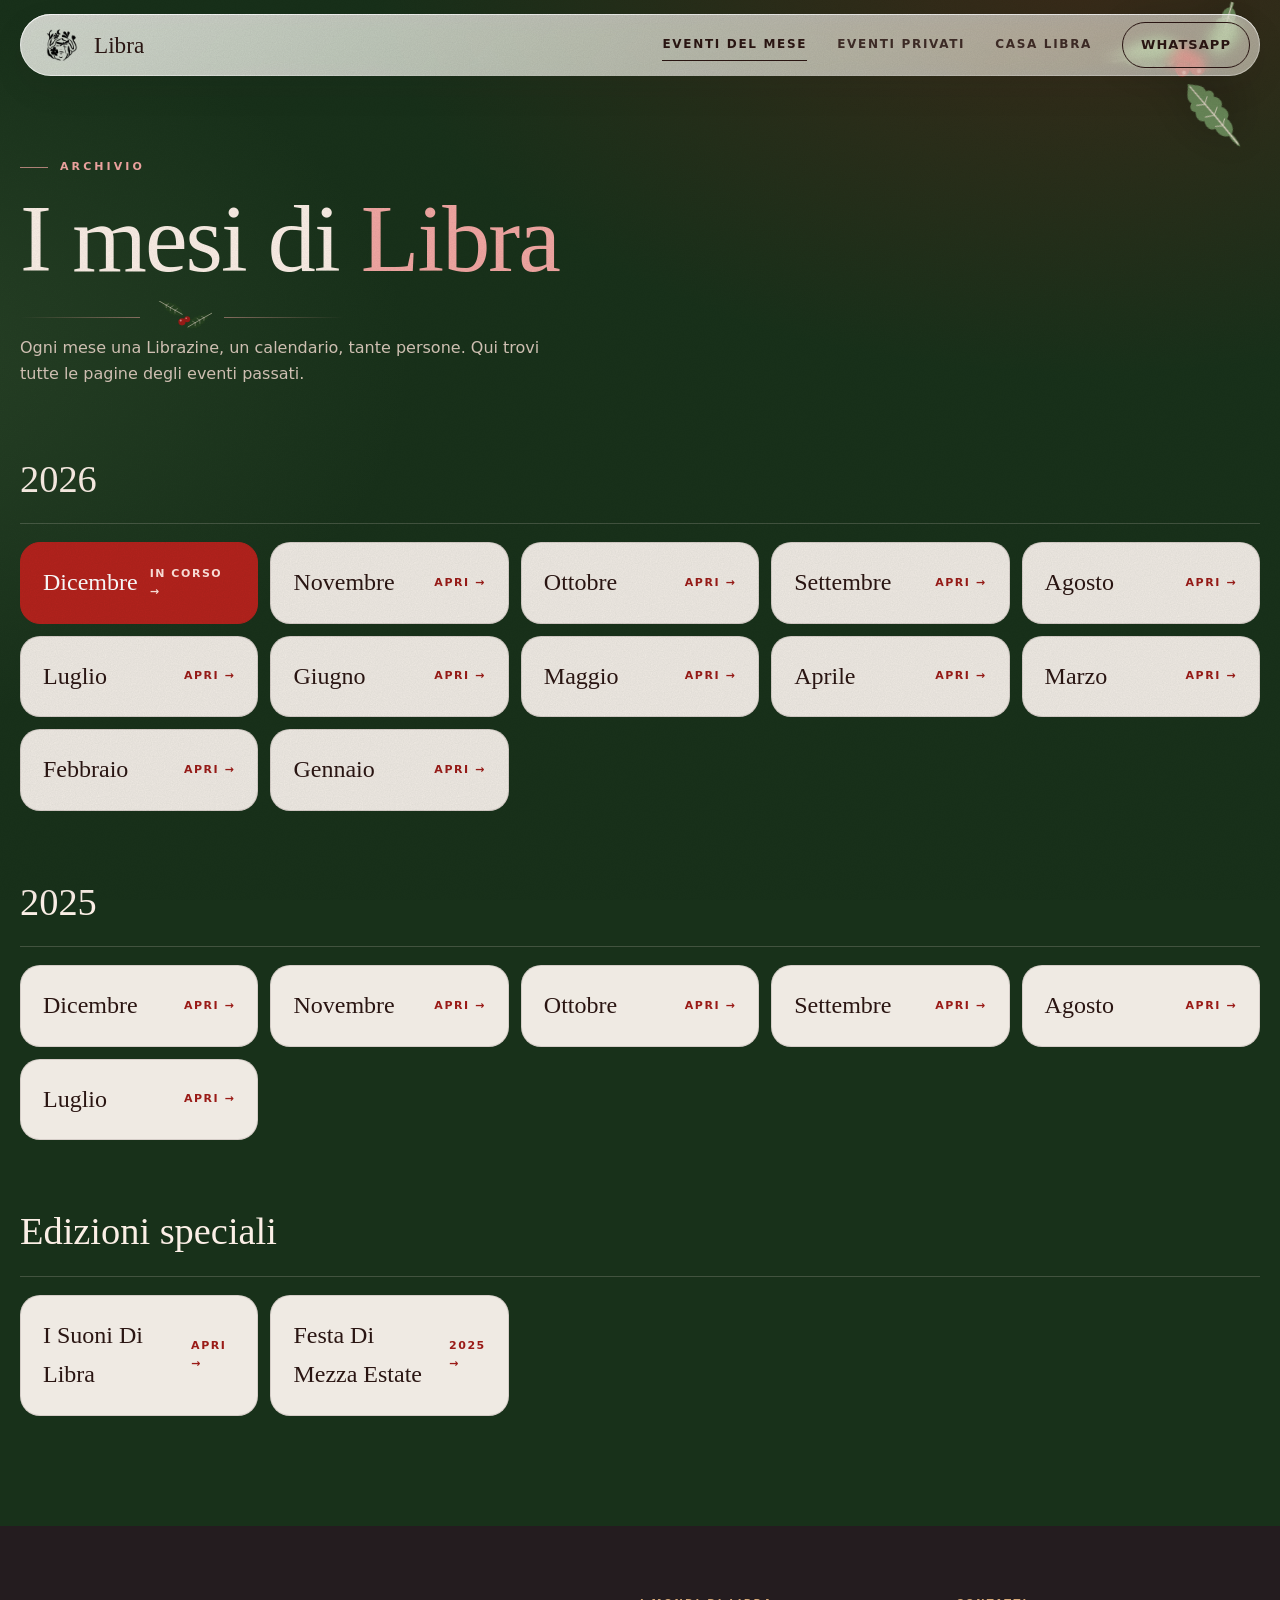
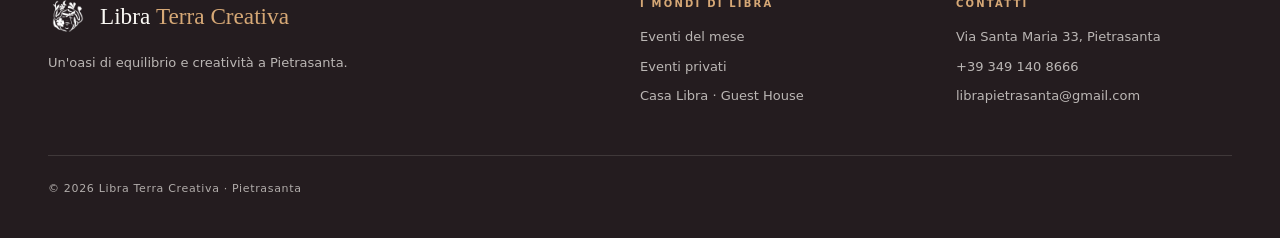
<file: eventi/archivio/index.html>
<!DOCTYPE html>
<html lang="it">
<head>
<meta charset="UTF-8">
<meta name="viewport" content="width=device-width, initial-scale=1.0">
<title>Archivio eventi · Libra Terra Creativa</title>
<meta name="description" content="Tutti i mesi passati di Libra Terra Creativa: gli eventi e le Librazine dal 2025 a oggi.">
<meta property="og:title" content="Archivio eventi · Libra Terra Creativa">
<meta property="og:description" content="Tutti i mesi passati di Libra: gli eventi e le Librazine dal 2025 a oggi.">
<meta property="og:type" content="website">
<meta property="og:site_name" content="Libra Terra Creativa">
<meta property="og:locale" content="it_IT">
<meta property="og:url" content="https://librapietrasanta.com/eventi/archivio/">
<meta property="og:image" content="https://librapietrasanta.com/assets/img/anteprime/home.jpg">
<meta property="og:image:width" content="1200">
<meta property="og:image:height" content="630">
<meta property="og:image:alt" content="Il portico di Libra illuminato la sera">
<meta name="twitter:card" content="summary_large_image">
<link rel="canonical" href="https://librapietrasanta.com/eventi/archivio/">
<link rel="icon" type="image/png" href="/assets/img/pittogramma.png">
<link rel="preconnect" href="https://api.fontshare.com"><link rel="preconnect" href="https://cdn.fontshare.com" crossorigin>
<link rel="preload" as="style" href="https://api.fontshare.com/v2/css?f[]=gambarino@400&display=swap" onload="this.onload=null;this.rel='stylesheet'"><noscript><link rel="stylesheet" href="https://api.fontshare.com/v2/css?f[]=gambarino@400&display=swap"></noscript>
<link rel="preload" as="style" href="https://api.fontshare.com/v2/css?f[]=satoshi@400,500,700&display=swap" onload="this.onload=null;this.rel='stylesheet'"><noscript><link rel="stylesheet" href="https://api.fontshare.com/v2/css?f[]=satoshi@400,500,700&display=swap"></noscript>
<link rel="stylesheet" href="/assets/css/libra.css">
<link rel="stylesheet" href="/assets/css/libra-fx.css">
<script src="/assets/js/libra-fx.js"></script>
<script src="/assets/js/tema-natale.js"></script>
<style>
:root{--sand:#F3EEE6;--linen:#FCFAF6;--clay:#9D5839;--olive:#3A2A33;--ink:#241C1F;--muted:#6E6266;--line:rgba(36,28,31,.13);}
.nav{color:var(--ink);}
.nav .nav-in{background:linear-gradient(135deg,rgba(252,250,246,.82),rgba(243,238,230,.6));box-shadow:inset 0 1px 0 rgba(255,255,255,.7),0 12px 34px rgba(36,28,31,.08);}
.nav .brand img{filter:none!important;mix-blend-mode:multiply!important;}
.nav .btn-light{border-color:var(--ink);color:var(--ink);}
.arch{padding:150px 0 110px;}
.arch h1{font-family:var(--serif);font-weight:400;font-size:clamp(3rem,8vw,6rem);line-height:.92;letter-spacing:-.02em;margin:18px 0 18px;}
.arch h1 em{font-style:normal;color:var(--clay);}
.year{margin-top:60px;}
.year h2{font-family:var(--serif);font-weight:400;font-size:2.4rem;color:var(--muted);border-bottom:1px solid var(--line);padding-bottom:12px;margin-bottom:18px;}
.months{display:grid;grid-template-columns:repeat(auto-fill,minmax(210px,1fr));gap:12px;}
.month{display:flex;justify-content:space-between;align-items:center;gap:12px;padding:20px 22px;border-radius:20px;background:rgba(252,250,246,.75);border:1px solid var(--line);transition:all .3s var(--ease);}
.month:hover{background:#fff;transform:translateY(-2px);border-color:var(--clay);}
.month b{font-family:var(--serif);font-weight:400;font-size:1.5rem;text-transform:capitalize;}
.month span{font-size:11px;letter-spacing:.14em;text-transform:uppercase;font-weight:700;color:var(--clay);}
.month.now{background:var(--olive);color:var(--linen);border-color:var(--olive);}
.month.now span{color:#EBAE93;}
</style>
</head>
<body>
<header class="nav" id="nav">
  <div class="wrap nav-in glass refract">
    <a href="/" class="brand" aria-label="Libra, home"><img src="/assets/img/pittogramma.png" alt=""><span>Libra</span></a>
    <nav class="nav-links" aria-label="Menu principale">
      <a href="/eventi/" class="on">Eventi del mese</a><a href="/eventi-privati/">Eventi privati</a><a href="/casa-libra/">Casa Libra</a><a href="#" data-wa class="btn btn-light">WhatsApp</a>
    </nav>
    <button class="burger" id="burger" aria-label="Apri il menu" aria-expanded="false"><span></span><span></span></button>
  </div>
</header>
<div class="mmenu glass" id="mmenu"><a href="/">Home di Libra</a><a href="/eventi/">Eventi del mese</a><a href="/eventi-privati/">Eventi privati</a><a href="/casa-libra/">Casa Libra</a></div>

<main class="arch wrap">
  <span class="eyebrow">Archivio</span>
  <h1>I mesi di <em>Libra</em></h1>
  <p class="muted" style="max-width:560px">Ogni mese una Librazine, un calendario, tante persone. Qui trovi tutte le pagine degli eventi passati.</p>

  <!-- Ogni mese: aggiungere in cima il mese appena concluso -->
  <section class="year">
    <h2>2026</h2>
    <div class="months">
      <a class="month now" href="/eventi/"><b>dicembre</b><span>in corso →</span></a>
      <a class="month" href="/eventi/2026-11/"><b>novembre</b><span>apri →</span></a>
      <a class="month" href="https://libraterracreativa.github.io/OTTOBRE-26/"><b>ottobre</b><span>apri →</span></a>
      <a class="month" href="https://libraterracreativa.github.io/Settembre26/"><b>settembre</b><span>apri →</span></a>
      <a class="month" href="https://libraterracreativa.github.io/agosto25/"><b>agosto</b><span>apri →</span></a>
      <a class="month" href="https://libraterracreativa.github.io/luglio26/"><b>luglio</b><span>apri →</span></a>
      <a class="month" href="https://libraterracreativa.github.io/Giugno26/"><b>giugno</b><span>apri →</span></a>
      <a class="month" href="https://libraterracreativa.github.io/maggio26/"><b>maggio</b><span>apri →</span></a>
      <a class="month" href="https://libraterracreativa.github.io/Aprile26/"><b>aprile</b><span>apri →</span></a>
      <a class="month" href="https://libraterracreativa.github.io/Marzo26/"><b>marzo</b><span>apri →</span></a>
      <a class="month" href="https://libraterracreativa.github.io/Febbraio-2026/"><b>febbraio</b><span>apri →</span></a>
      <a class="month" href="https://libraterracreativa.github.io/Gennaio/"><b>gennaio</b><span>apri →</span></a>
    </div>
  </section>
  <section class="year">
    <h2>2025</h2>
    <div class="months">
      <a class="month" href="https://libraterracreativa.github.io/dicembre/"><b>dicembre</b><span>apri →</span></a>
      <a class="month" href="https://libraterracreativa.github.io/eventi-novembre/"><b>novembre</b><span>apri →</span></a>
      <a class="month" href="https://libraterracreativa.github.io/libra-calendario-ottobre/"><b>ottobre</b><span>apri →</span></a>
      <a class="month" href="https://libraterracreativa.github.io/libra-calendario-settembre25/"><b>settembre</b><span>apri →</span></a>
      <a class="month" href="https://libraterracreativa.github.io/libra-calendario-agosto/"><b>agosto</b><span>apri →</span></a>
      <a class="month" href="https://libraterracreativa.github.io/libra-calendario-luglio/"><b>luglio</b><span>apri →</span></a>
    </div>
  </section>
  <section class="year">
    <h2>Edizioni speciali</h2>
    <div class="months">
      <a class="month" href="https://libraterracreativa.github.io/isuonidilibra/"><b>I Suoni di Libra</b><span>apri →</span></a>
      <a class="month" href="https://libraterracreativa.github.io/libra-festa-mezza-estate/"><b>Festa di Mezza Estate</b><span>2025 →</span></a>
    </div>
  </section>
</main>

<footer class="foot">
  <div class="wrap">
    <div class="foot-grid">
      <div><a href="/" class="brand"><img src="/assets/img/pittogramma.png" alt=""><span>Libra <em>Terra Creativa</em></span></a><p style="margin-top:16px;max-width:380px">Un'oasi di equilibrio e creatività a Pietrasanta.</p></div>
      <div><h3>I mondi di Libra</h3><ul><li><a href="/eventi/">Eventi del mese</a></li><li><a href="/eventi-privati/">Eventi privati</a></li><li><a href="/casa-libra/">Casa Libra · Guest House</a></li></ul></div>
      <div><h3>Contatti</h3><ul><li>Via Santa Maria 33, Pietrasanta</li><li><a href="tel:+393491408666">+39 349 140 8666</a></li><li><a href="mailto:librapietrasanta@gmail.com">librapietrasanta@gmail.com</a></li></ul></div>
    </div>
    <div class="foot-bottom"><span>© <span data-year>2026</span> Libra Terra Creativa · Pietrasanta</span></div>
  </div>
</footer>
<script src="/assets/js/libra.js"></script>
</body>
</html>
</file>
<file: assets/css/libra.css>
/* =========================================================
   LIBRA · design system comune
   Usato da: home, eventi del mese, eventi privati, casa libra.
   Ogni pagina può ridefinire i token di colore in :root nel proprio <style>.
   ========================================================= */
:root{
  /* Palette · Casa Libra — dalle foto: intonaci, cotto, pietra, bosco */
  --sand:#F4EEE5;      /* fondo */
  --linen:#FBF8F3;     /* superfici chiare */
  --stone:#E8DFD2;     /* pietra / separatori */
  --clay:#9D5839;      /* cotto — accento */
  --clay-dark:#7E4127;
  --ochre:#D6A876;     /* intonaco della facciata */
  --olive:#3E4532;     /* bosco delle Apuane */
  --olive-soft:#6B7258;
  --ink:#221F1B;
  --muted:#6F6659;
  --line:rgba(34,31,27,0.13);
  --serif:'Gambarino',Georgia,serif;
  --sans:'Satoshi',system-ui,sans-serif;
  --ease:cubic-bezier(.2,.7,.3,1);
}
*{margin:0;padding:0;box-sizing:border-box;}
html{scroll-behavior:smooth;}
body{font-family:var(--sans);font-weight:400;font-variant-numeric:lining-nums;background:var(--sand);color:var(--ink);line-height:1.65;-webkit-font-smoothing:antialiased;overflow-x:clip;}
img{display:block;max-width:100%;}
a{color:inherit;text-decoration:none;}
button{font-family:inherit;}
::selection{background:var(--clay);color:var(--linen);}
:focus-visible{outline:2px solid var(--clay);outline-offset:3px;}
.wrap{max-width:1240px;margin:0 auto;padding:0 28px;}
.eyebrow{font-size:11px;letter-spacing:.28em;text-transform:uppercase;font-weight:600;color:var(--clay);display:inline-flex;align-items:center;gap:12px;}
.eyebrow::before{content:'';width:28px;height:1px;background:currentColor;opacity:.7;}
.h2{font-family:var(--serif);font-weight:400;font-size:clamp(2.3rem,5vw,3.8rem);line-height:1.04;letter-spacing:-.01em;margin:18px 0 0;}
.h2 em{font-style:italic;color:var(--clay);}
.lead{font-family:var(--serif);font-size:clamp(1.3rem,2.2vw,1.65rem);line-height:1.45;color:var(--ink);font-weight:400;}
.muted{color:var(--muted);}
section{position:relative;}
section[id]{scroll-margin-top:72px;}
.btn{display:inline-flex;align-items:center;gap:10px;padding:15px 26px;border-radius:2px;font-size:13px;font-weight:600;letter-spacing:.08em;text-transform:uppercase;cursor:pointer;border:1px solid transparent;transition:all .3s var(--ease);}
.btn svg{width:15px;height:15px;transition:transform .3s var(--ease);}
.btn:hover svg{transform:translateX(3px);}
.btn-solid{background:var(--ink);color:var(--linen);}
.btn-solid:hover{background:var(--clay);}
.btn-clay{background:var(--clay);color:var(--linen);}
.btn-clay:hover{background:var(--clay-dark);}
.btn-line{border-color:currentColor;color:inherit;background:transparent;}
.btn-line:hover{background:var(--ink);color:var(--linen);border-color:var(--ink);}
.btn-light{border-color:rgba(251,248,243,.7);color:var(--linen);}
.btn-light:hover{background:var(--linen);color:var(--ink);}

/* NAV */
.nav{position:fixed;inset:0 0 auto;z-index:100;transition:background .4s ease,box-shadow .4s ease,color .4s ease;color:var(--linen);}
.nav-in{display:flex;align-items:center;justify-content:space-between;height:76px;}
.brand{display:flex;align-items:center;gap:12px;}
.brand img{width:40px;height:40px;filter:invert(1);mix-blend-mode:screen;transition:filter .4s ease;}
.brand span{font-family:var(--serif);font-size:1.6rem;font-weight:500;letter-spacing:.01em;}
.brand span em{font-style:italic;font-weight:400;}
.nav-links{display:flex;align-items:center;gap:30px;font-size:12px;font-weight:600;letter-spacing:.14em;text-transform:uppercase;}
.nav-links a:not(.btn){opacity:.85;transition:opacity .2s;}
.nav-links a:not(.btn):hover{opacity:1;}
.nav-links .btn{padding:11px 18px;}
.nav.solid{background:rgba(244,238,229,.96);backdrop-filter:blur(12px);color:var(--ink);box-shadow:0 1px 0 var(--line);}
.nav.solid .brand img{filter:none;mix-blend-mode:multiply;}
.nav.solid .btn-light{border-color:var(--ink);color:var(--ink);}
.nav.solid .btn-light:hover{background:var(--ink);color:var(--linen);}
.burger{display:none;background:none;border:0;color:inherit;cursor:pointer;padding:8px;}
.burger span{display:block;width:24px;height:1.5px;background:currentColor;margin:6px 0;}
.mmenu{display:none;position:fixed;inset:76px 0 auto;z-index:99;background:var(--sand);padding:10px 28px 28px;border-bottom:1px solid var(--line);}
.mmenu.open{display:block;}
.mmenu a{display:block;padding:14px 0;border-bottom:1px solid var(--line);font-family:var(--serif);font-size:1.4rem;}
@media(max-width:900px){.nav-links{display:none;}.burger{display:block;}}

/* HERO */
.hero{height:100svh;min-height:600px;position:relative;color:var(--linen);overflow:hidden;}
.hero picture,.hero img{position:absolute;inset:0;width:100%;height:100%;object-fit:cover;}
.hero img{animation:heroZoom 18s ease-out both;}
@keyframes heroZoom{from{transform:scale(1.08);}to{transform:scale(1);}}
.hero::after{content:'';position:absolute;inset:0;background:linear-gradient(90deg,rgba(20,18,15,.5) 0%,rgba(20,18,15,.15) 55%,rgba(20,18,15,0) 75%),linear-gradient(180deg,rgba(20,18,15,.35) 0%,rgba(20,18,15,0) 30%,rgba(20,18,15,.15) 55%,rgba(20,18,15,.72) 100%);}
.hero-in{position:absolute;inset:auto 0 0;z-index:2;padding-bottom:clamp(40px,8vh,90px);}
.hero .eyebrow{color:var(--linen);}
.hero h1{font-family:var(--serif);font-weight:400;font-size:clamp(4rem,13vw,10.5rem);line-height:.88;letter-spacing:-.02em;margin:18px 0 22px;}
.hero h1 em{font-style:italic;}
.hero p{font-family:var(--serif);font-style:italic;font-size:clamp(1.25rem,2.3vw,1.7rem);max-width:620px;line-height:1.35;opacity:.95;}
.hero-cta{display:flex;gap:12px;flex-wrap:wrap;margin-top:34px;}
.hero-scroll{position:absolute;right:28px;bottom:40px;z-index:2;writing-mode:vertical-rl;font-size:10px;letter-spacing:.3em;text-transform:uppercase;opacity:.8;display:flex;align-items:center;gap:12px;}
.hero-scroll::after{content:'';width:1px;height:60px;background:currentColor;animation:scrollLine 2.4s ease-in-out infinite;transform-origin:top;}
@keyframes scrollLine{0%{transform:scaleY(0);}50%{transform:scaleY(1);}100%{transform:scaleY(0);transform-origin:bottom;}}
@media(max-width:700px){.hero-scroll{display:none;}}

/* LA CASA */
.casa{padding:clamp(90px,12vw,150px) 0;}
.casa-grid{display:grid;grid-template-columns:1.05fr 1fr;gap:clamp(40px,7vw,100px);align-items:center;}
.casa-text .lead{margin:28px 0 22px;}
.casa-text p+p{margin-top:14px;}
.casa-img{position:relative;}
.casa-img img{width:100%;aspect-ratio:4/5;object-fit:cover;}
.casa-img .tag{position:absolute;left:-22px;bottom:34px;background:var(--linen);padding:16px 20px;font-family:var(--serif);font-style:italic;font-size:1.15rem;line-height:1.3;max-width:240px;box-shadow:0 20px 50px rgba(34,31,27,.12);}
.casa-img .tag small{display:block;font-family:var(--sans);font-style:normal;font-size:10px;letter-spacing:.2em;text-transform:uppercase;color:var(--clay);margin-bottom:6px;font-weight:600;}
@media(max-width:900px){.casa-grid{grid-template-columns:1fr;}.casa-img .tag{left:16px;}}
.servizi{display:grid;grid-template-columns:repeat(6,1fr);border-top:1px solid var(--line);border-bottom:1px solid var(--line);margin-top:clamp(60px,8vw,100px);}
.servizio{padding:26px 14px;text-align:center;border-right:1px solid var(--line);font-size:13px;color:var(--muted);}
.servizio:last-child{border-right:0;}
.servizio svg{width:26px;height:26px;margin:0 auto 12px;stroke:var(--olive);fill:none;stroke-width:1.3;}
.servizio b{display:block;font-family:var(--serif);font-weight:500;font-size:1.2rem;color:var(--ink);margin-bottom:2px;}
@media(max-width:900px){.servizi{grid-template-columns:repeat(3,1fr);}.servizio:nth-child(3){border-right:0;}.servizio:nth-child(-n+3){border-bottom:1px solid var(--line);}}
@media(max-width:520px){.servizi{grid-template-columns:repeat(2,1fr);}.servizio{border-right:1px solid var(--line)!important;border-bottom:1px solid var(--line);}.servizio:nth-child(2n){border-right:0!important;}.servizio:nth-last-child(-n+2){border-bottom:0;}}

/* PANORAMA */
.panorama{height:clamp(320px,62vh,640px);background:center/cover no-repeat;background-attachment:fixed;position:relative;}
.panorama blockquote{position:absolute;inset:auto 0 0;padding:0 28px clamp(30px,6vh,60px);color:var(--linen);font-family:var(--serif);font-style:italic;font-size:clamp(1.5rem,3.2vw,2.4rem);line-height:1.25;text-align:center;text-shadow:0 2px 30px rgba(0,0,0,.4);}
.panorama blockquote small{display:block;font-family:var(--sans);font-style:normal;font-size:11px;letter-spacing:.25em;text-transform:uppercase;margin-top:12px;opacity:.85;}
.panorama::before{content:'';position:absolute;inset:0;background:linear-gradient(180deg,transparent 40%,rgba(20,18,15,.55));}
@media(max-width:900px),(prefers-reduced-motion:reduce){.panorama{background-attachment:scroll;}}

/* CAMERE */
.camere{padding:clamp(90px,12vw,150px) 0 40px;}
.camere-head{display:flex;justify-content:space-between;align-items:flex-end;gap:30px;flex-wrap:wrap;margin-bottom:clamp(50px,7vw,90px);}
.camere-head p{max-width:420px;}
.room{display:grid;grid-template-columns:1.3fr 1fr;gap:clamp(36px,6vw,90px);align-items:center;margin-bottom:clamp(90px,12vw,150px);}
.room.flip{grid-template-columns:1fr 1.3fr;}
.room.flip .room-media{order:2;}
.room-media,.room-body{min-width:0;}
.room-main{position:relative;overflow:hidden;aspect-ratio:4/5;max-height:80vh;width:100%;background:var(--stone);cursor:zoom-in;}
.room-main img{width:100%;height:100%;object-fit:cover;transition:opacity .45s ease,transform 1.2s var(--ease);}
.room-main:hover img{transform:scale(1.03);}
.room-main img.fading{opacity:0;}
.room-main .count{position:absolute;right:14px;bottom:14px;background:rgba(251,248,243,.92);padding:6px 11px;font-size:11px;letter-spacing:.12em;font-weight:600;}
.room-thumbs{display:flex;gap:8px;margin-top:10px;overflow-x:auto;scrollbar-width:none;padding-bottom:2px;}
.room-thumbs::-webkit-scrollbar{display:none;}
.room-thumbs button{flex:0 0 74px;height:92px;border:0;padding:0;cursor:pointer;opacity:.5;transition:opacity .25s;background:var(--stone);}
.room-thumbs button img{width:100%;height:100%;object-fit:cover;}
.room-thumbs button.on,.room-thumbs button:hover{opacity:1;}
.room-thumbs button.on{outline:1px solid var(--ink);outline-offset:2px;}
.room-kind{font-size:11px;letter-spacing:.25em;text-transform:uppercase;color:var(--muted);font-weight:600;}
.room h3{font-family:var(--serif);font-weight:400;font-size:clamp(3rem,6.5vw,5.2rem);line-height:.95;margin:10px 0 22px;}
.room h3 em{font-style:italic;color:var(--clay);}
.room-desc{font-size:15.5px;color:var(--ink);max-width:470px;}
.room-feat{list-style:none;margin:26px 0 30px;border-top:1px solid var(--line);}
.room-feat li{display:flex;justify-content:space-between;gap:20px;padding:11px 0;border-bottom:1px solid var(--line);font-size:14px;}
.room-feat li span:first-child{color:var(--muted);}
.room-feat li span:last-child{text-align:right;}
.room-price{font-family:var(--serif);font-size:1.25rem;margin-bottom:24px;}
.room-price b{font-size:2.6rem;font-weight:500;}
.room-price small{font-family:var(--sans);font-size:12px;color:var(--muted);letter-spacing:.04em;}
.room-actions{display:flex;gap:12px;flex-wrap:wrap;}
.room-actions a.airbnb{font-size:12px;letter-spacing:.08em;text-transform:uppercase;font-weight:600;align-self:center;border-bottom:1px solid currentColor;padding-bottom:2px;color:var(--muted);}
.room-actions a.airbnb:hover{color:var(--clay);}
@media(max-width:900px){.room,.room.flip{grid-template-columns:1fr;}.room.flip .room-media{order:0;}.room-main{aspect-ratio:4/4.6;}}

/* PRENOTA */
.prenota{background:var(--linen);padding:clamp(90px,11vw,140px) 0;border-top:1px solid var(--line);}
.prenota-head{text-align:center;max-width:640px;margin:0 auto clamp(40px,6vw,64px);}
.prenota-head .eyebrow::after{content:'';width:28px;height:1px;background:currentColor;opacity:.7;}
.prenota-head p{margin-top:16px;}
.room-tabs{display:flex;justify-content:center;gap:0;margin:0 auto 34px;border:1px solid var(--ink);width:max-content;max-width:100%;}
.room-tabs button{background:transparent;border:0;padding:13px 24px;font-size:12px;font-weight:600;letter-spacing:.14em;text-transform:uppercase;cursor:pointer;color:var(--ink);transition:all .25s;white-space:nowrap;}
.room-tabs button+button{border-left:1px solid var(--ink);}
.room-tabs button.on{background:var(--ink);color:var(--linen);}
.room-tabs button small{display:block;font-size:10px;letter-spacing:.08em;text-transform:none;font-weight:500;opacity:.7;margin-top:2px;}
@media(max-width:560px){.room-tabs{width:100%;}.room-tabs button{flex:1;padding:12px 6px;font-size:11px;letter-spacing:.08em;}}
.booking{display:grid;grid-template-columns:1.55fr 1fr;gap:24px;align-items:start;}
@media(max-width:980px){.booking{grid-template-columns:1fr;}}
.cal-card,.sum-card{background:var(--sand);border:1px solid var(--line);padding:clamp(20px,3vw,34px);}
.cal-top{display:flex;align-items:center;justify-content:space-between;margin-bottom:18px;gap:10px;}
.cal-top button{width:40px;height:40px;border:1px solid var(--line);background:var(--linen);cursor:pointer;font-size:18px;color:var(--ink);transition:all .2s;}
.cal-top button:hover:not(:disabled){border-color:var(--ink);}
.cal-top button:disabled{opacity:.3;cursor:not-allowed;}
.cal-hint{font-size:13px;color:var(--muted);text-align:center;flex:1;}
.cal-hint b{color:var(--ink);font-weight:600;}
.months{display:grid;grid-template-columns:1fr 1fr;gap:34px;}
@media(max-width:700px){.months{grid-template-columns:1fr;}.months .month:nth-child(2){display:none;}}
.month h3{font-family:var(--serif);font-weight:500;font-size:1.5rem;text-align:center;margin-bottom:12px;text-transform:capitalize;}
.dow,.days{display:grid;grid-template-columns:repeat(7,1fr);}
.dow span{font-size:10px;letter-spacing:.15em;text-transform:uppercase;text-align:center;color:var(--muted);padding-bottom:8px;font-weight:600;}
.day{aspect-ratio:1/1;border:0;background:transparent;font-size:14px;color:var(--ink);cursor:pointer;position:relative;display:grid;place-items:center;transition:background .15s,color .15s;font-variant-numeric:tabular-nums;}
.day:hover:not(:disabled){background:var(--stone);}
.day:disabled{cursor:default;}
.day.past{color:rgba(34,31,27,.25);}
.day.booked{color:rgba(34,31,27,.35);text-decoration:line-through;text-decoration-color:var(--clay);background:repeating-linear-gradient(135deg,transparent 0 6px,rgba(166,93,60,.07) 6px 7px);}
.day.blocked{color:rgba(34,31,27,.3);}
.day.today::after{content:'';position:absolute;bottom:6px;left:50%;width:4px;height:4px;margin-left:-2px;border-radius:50%;background:var(--clay);}
.day.in-range{background:rgba(166,93,60,.13);}
.day.start,.day.end{background:var(--ink)!important;color:var(--linen)!important;text-decoration:none;}
.day.checkout-ok{color:var(--ink);text-decoration:none;}
.legend{display:flex;gap:18px;flex-wrap:wrap;margin-top:20px;font-size:12px;color:var(--muted);border-top:1px solid var(--line);padding-top:16px;}
.legend span{display:inline-flex;align-items:center;gap:7px;}
.legend i{width:14px;height:14px;display:inline-block;border:1px solid var(--line);}
.legend i.l-free{background:var(--linen);}
.legend i.l-booked{background:repeating-linear-gradient(135deg,var(--sand) 0 3px,rgba(166,93,60,.4) 3px 4px);}
.legend i.l-sel{background:var(--ink);}
.updated{margin-left:auto;font-size:11px;}
.sum-card{position:sticky;top:96px;}
@media(max-width:980px){.sum-card{position:static;}}
.sum-room{font-family:var(--serif);font-size:1.9rem;line-height:1.1;}
.sum-room small{display:block;font-family:var(--sans);font-size:11px;letter-spacing:.2em;text-transform:uppercase;color:var(--muted);margin-bottom:6px;font-weight:600;}
.sum-dates{display:grid;grid-template-columns:1fr 1fr;border:1px solid var(--line);margin:20px 0 14px;background:var(--linen);}
.sum-dates div{padding:12px 14px;}
.sum-dates div+div{border-left:1px solid var(--line);}
.sum-dates label{display:block;font-size:10px;letter-spacing:.18em;text-transform:uppercase;color:var(--muted);font-weight:600;}
.sum-dates span{font-family:var(--serif);font-size:1.2rem;}
.sum-est{display:flex;justify-content:space-between;align-items:baseline;font-size:14px;padding:10px 0;border-bottom:1px solid var(--line);}
.sum-est b{font-family:var(--serif);font-size:1.5rem;font-weight:500;}
.sum-note{font-size:12px;color:var(--muted);margin:8px 0 18px;line-height:1.5;}
.field{margin-bottom:12px;}
.field label{display:block;font-size:10px;letter-spacing:.18em;text-transform:uppercase;color:var(--muted);font-weight:600;margin-bottom:6px;}
.field input,.field select,.field textarea{width:100%;padding:12px 13px;border:1px solid var(--line);background:var(--linen);font:inherit;font-size:14px;color:var(--ink);border-radius:0;-webkit-appearance:none;appearance:none;transition:border-color .2s;}
.field select{background-image:url("data:image/svg+xml,%3Csvg xmlns='http://www.w3.org/2000/svg' viewBox='0 0 24 24' fill='none' stroke='%23221F1B' stroke-width='1.5'%3E%3Cpath d='M6 9l6 6 6-6'/%3E%3C/svg%3E");background-repeat:no-repeat;background-position:right 12px center;background-size:15px;padding-right:36px;}
.field input:focus,.field select:focus,.field textarea:focus{outline:none;border-color:var(--ink);}
.field textarea{min-height:76px;resize:vertical;}
.row2{display:grid;grid-template-columns:1fr 1fr;gap:10px;}
.check{display:flex;gap:10px;align-items:flex-start;font-size:13px;margin:4px 0 16px;cursor:pointer;}
.check input{width:16px;height:16px;margin-top:3px;accent-color:var(--ink);}
.submit{width:100%;justify-content:center;}
.submit:disabled{opacity:.45;cursor:not-allowed;}
.form-msg{font-size:12px;color:var(--muted);text-align:center;margin-top:10px;}
.form-err{color:var(--clay-dark);font-size:13px;margin-top:10px;display:none;}
.done{display:none;text-align:center;padding:30px 0 10px;}
.done .tick{width:56px;height:56px;border:1px solid var(--ink);border-radius:50%;display:grid;place-items:center;margin:0 auto 16px;font-size:22px;}
.done h4{font-family:var(--serif);font-size:1.9rem;font-weight:400;margin-bottom:8px;}

/* GALLERIA */
.galleria{padding:clamp(90px,12vw,150px) 0;}
.galleria-head{display:flex;justify-content:space-between;align-items:flex-end;flex-wrap:wrap;gap:20px;margin-bottom:46px;}
.masonry{columns:3;column-gap:12px;}
.masonry button{display:block;width:100%;margin:0 0 12px;break-inside:avoid;border:0;padding:0;background:var(--stone);cursor:zoom-in;overflow:hidden;}
.masonry img{width:100%;height:auto;transition:transform 1s var(--ease),opacity .3s;}
.masonry button:hover img{transform:scale(1.04);}
@media(max-width:900px){.masonry{columns:2;}}
.credit{font-size:12px;color:var(--muted);margin-top:18px;}

/* LIGHTBOX */
.lb{position:fixed;inset:0;z-index:300;background:rgba(20,18,15,.96);display:none;align-items:center;justify-content:center;}
.lb.open{display:flex;animation:fade .25s ease;}
@keyframes fade{from{opacity:0;}to{opacity:1;}}
.lb img{max-width:92vw;max-height:86vh;object-fit:contain;}
.lb button{position:absolute;background:none;border:0;color:var(--linen);cursor:pointer;font-size:30px;width:56px;height:56px;opacity:.75;transition:opacity .2s;}
.lb button:hover{opacity:1;}
.lb .x{top:14px;right:14px;}
.lb .pv{left:10px;top:50%;margin-top:-28px;}
.lb .nx{right:10px;top:50%;margin-top:-28px;}
.lb .cap{position:absolute;bottom:18px;left:0;right:0;text-align:center;color:rgba(251,248,243,.7);font-size:12px;letter-spacing:.15em;text-transform:uppercase;}

/* DINTORNI */
.dintorni{padding:0 0 clamp(90px,12vw,150px);}
.dint-grid{display:grid;grid-template-columns:1fr 1.6fr;gap:clamp(40px,6vw,90px);align-items:start;}
.dint-list{border-top:1px solid var(--line);}
.dint-item{display:grid;grid-template-columns:120px 1fr;gap:20px;padding:24px 0;border-bottom:1px solid var(--line);}
.dint-item .km{font-family:var(--serif);font-size:1.6rem;line-height:1.1;color:var(--clay);}
.dint-item .km small{display:block;font-family:var(--sans);font-size:10px;letter-spacing:.18em;text-transform:uppercase;color:var(--muted);margin-top:4px;}
.dint-item h3{font-family:var(--serif);font-weight:500;font-size:1.45rem;line-height:1.15;margin-bottom:4px;}
.dint-item p{font-size:14px;color:var(--muted);}
@media(max-width:900px){.dint-grid{grid-template-columns:1fr;}.dint-item{grid-template-columns:90px 1fr;}}

/* ESPERIENZA LIBRA */
.libra{background:var(--olive);color:var(--linen);padding:clamp(90px,12vw,150px) 0;overflow:hidden;}
.libra-grid{display:grid;grid-template-columns:1fr 1fr;gap:clamp(40px,7vw,100px);align-items:center;}
.libra .eyebrow{color:var(--ochre);}
.libra .h2 em{color:var(--ochre);}
.libra p{color:rgba(251,248,243,.82);margin-top:20px;max-width:500px;}
.libra-mark{width:min(380px,80%);margin:0 auto;filter:invert(1);mix-blend-mode:screen;opacity:.92;}
.libra-pills{display:flex;flex-wrap:wrap;gap:8px;margin:28px 0 34px;}
.libra-pills span{border:1px solid rgba(251,248,243,.35);padding:7px 14px;font-size:12px;letter-spacing:.08em;}
.libra-actions{display:flex;gap:12px;flex-wrap:wrap;}
.libra .btn-solid{background:var(--linen);color:var(--olive);}
.libra .btn-solid:hover{background:var(--ochre);color:var(--ink);}
@media(max-width:900px){.libra-grid{grid-template-columns:1fr;}.libra-mark{width:200px;margin:0;order:-1;}}

/* INFO */
.info{padding:clamp(90px,12vw,150px) 0;}
.info-grid{display:grid;grid-template-columns:repeat(4,1fr);border-top:1px solid var(--line);margin-top:46px;}
.info-item{padding:28px 22px 28px 0;border-bottom:1px solid var(--line);}
.info-item h3{font-size:10px;letter-spacing:.2em;text-transform:uppercase;color:var(--muted);font-weight:600;margin-bottom:10px;}
.info-item p{font-family:var(--serif);font-size:1.35rem;line-height:1.3;}
.info-item p small{display:block;font-family:var(--sans);font-size:13px;color:var(--muted);margin-top:4px;line-height:1.5;}
@media(max-width:900px){.info-grid{grid-template-columns:repeat(2,1fr);}}
@media(max-width:480px){.info-grid{grid-template-columns:1fr;}}

/* DOVE */
.dove{padding:0 0 clamp(90px,12vw,150px);}
.dove-grid{display:grid;grid-template-columns:1fr 1.5fr;gap:clamp(30px,5vw,70px);align-items:stretch;}
.dove-card p{margin-top:20px;}
.contact-list{list-style:none;margin:30px 0;border-top:1px solid var(--line);}
.contact-list li{padding:15px 0;border-bottom:1px solid var(--line);display:flex;justify-content:space-between;gap:16px;font-size:14px;}
.contact-list li span{color:var(--muted);font-size:11px;letter-spacing:.18em;text-transform:uppercase;font-weight:600;}
.contact-list a:hover{color:var(--clay);}
.map{min-height:420px;background:var(--stone);filter:grayscale(.6) sepia(.15);}
.map iframe{width:100%;height:100%;min-height:420px;border:0;display:block;}
@media(max-width:900px){.dove-grid{grid-template-columns:1fr;}}

/* FOOTER */
.foot{background:var(--ink);color:rgba(251,248,243,.7);padding:70px 0 40px;font-size:13px;}
.foot-grid{display:grid;grid-template-columns:2fr 1fr 1fr;gap:40px;padding-bottom:40px;border-bottom:1px solid rgba(251,248,243,.12);}
.foot .brand img{filter:invert(1);mix-blend-mode:screen;}
.foot .brand span{color:var(--linen);}
.foot h3{font-size:10px;letter-spacing:.22em;text-transform:uppercase;color:var(--ochre);margin-bottom:14px;font-weight:600;}
.foot li{list-style:none;margin-bottom:8px;}
.foot a:hover{color:var(--linen);}
.foot-bottom{display:flex;justify-content:space-between;flex-wrap:wrap;gap:12px;padding-top:24px;font-size:11px;letter-spacing:.06em;color:rgba(251,248,243,.66);}
@media(max-width:760px){.foot-grid{grid-template-columns:1fr;}}

/* MOBILE BAR */
.mbar{display:none;position:fixed;left:0;right:0;bottom:0;z-index:90;background:rgba(244,238,229,.97);backdrop-filter:blur(10px);border-top:1px solid var(--line);padding:12px 16px;align-items:center;justify-content:space-between;gap:12px;transform:translateY(100%);transition:transform .35s var(--ease);}
.mbar.show{transform:none;}
.mbar div{font-size:12px;color:var(--muted);line-height:1.3;}
.mbar div b{display:block;font-family:var(--serif);font-size:1.15rem;color:var(--ink);font-weight:500;}
.mbar .btn{padding:13px 18px;white-space:nowrap;flex-shrink:0;}
@media(max-width:900px){.mbar{display:flex;}.foot{padding-bottom:110px;}}

/* REVEAL */
.rv{opacity:0;transform:translateY(26px);transition:opacity .9s var(--ease),transform .9s var(--ease);}
.rv.in{opacity:1;transform:none;}
@media(prefers-reduced-motion:reduce){.rv{opacity:1;transform:none;transition:none;}.hero img{animation:none;}html{scroll-behavior:auto;}}

/* =========================================================
   TIPOGRAFIA · Gambarino (titoli) + Satoshi (testo)
   ========================================================= */
.h2{font-size:clamp(2.1rem,4.6vw,3.5rem);line-height:1.06;letter-spacing:-.015em;}
.h2 em,.room h3 em,.brand span em,.hero h1 em{font-style:normal;}
.lead,.hero p,.panorama blockquote,.casa-img .tag{font-style:normal;}
.hero p{font-size:clamp(1.15rem,2vw,1.5rem);}
.room h3{font-size:clamp(2.7rem,6vw,4.7rem);letter-spacing:-.015em;}
.brand span{font-size:1.45rem;letter-spacing:0;}
.brand span em{color:var(--ochre);}
.nav.solid .brand span em{color:var(--clay);}
/* parole chiave: sottolineato disegnato a mano che si traccia quando entra in vista */
.h2 em,.room h3 em{position:relative;white-space:nowrap;}
.h2 em::after,.room h3 em::after{content:'';position:absolute;left:-2%;right:-2%;bottom:-.08em;height:.32em;background:url("data:image/svg+xml,%3Csvg xmlns='http://www.w3.org/2000/svg' viewBox='0 0 200 20' preserveAspectRatio='none'%3E%3Cpath d='M2 14 C 40 4, 80 18, 120 9 S 180 6, 198 11' fill='none' stroke='%23A65D3C' stroke-width='2.4' stroke-linecap='round'/%3E%3C/svg%3E") no-repeat left center/100% 100%;clip-path:inset(0 100% 0 0);transition:clip-path 1.1s .45s var(--ease);opacity:.75;}
.libra .h2 em::after{filter:brightness(1.6) saturate(.6);}
.rv.in .h2 em::after,.rv.in.room h3 em::after,.rv.in h3 em::after,.h2.in em::after{clip-path:inset(0 0 0 0);}

/* =========================================================
   LIQUID GLASS
   ========================================================= */
.glass{
  --mx:50%;--my:0%;
  position:relative;isolation:isolate;
  background:linear-gradient(135deg,rgba(255,255,255,.22),rgba(255,255,255,.06));
  -webkit-backdrop-filter:blur(14px) saturate(160%);backdrop-filter:blur(14px) saturate(160%);
  box-shadow:inset 0 1px 0 rgba(255,255,255,.45),inset 0 -1px 0 rgba(255,255,255,.08),inset 0 0 22px rgba(255,255,255,.06),0 10px 30px rgba(20,18,15,.18);
}
/* bordo luminoso */
.glass::before{content:'';position:absolute;inset:0;border-radius:inherit;padding:1px;pointer-events:none;z-index:2;
  background:linear-gradient(140deg,rgba(255,255,255,.75),rgba(255,255,255,.08) 38%,rgba(255,255,255,0) 60%,rgba(255,255,255,.4));
  -webkit-mask:linear-gradient(#000 0 0) content-box,linear-gradient(#000 0 0);-webkit-mask-composite:xor;mask-composite:exclude;}
/* riflesso che segue il mouse */
.glass::after{content:'';position:absolute;inset:0;border-radius:inherit;pointer-events:none;z-index:1;
  background:radial-gradient(160px circle at var(--mx) var(--my),rgba(255,255,255,.28),transparent 70%);opacity:0;transition:opacity .35s ease;}
.glass:hover::after{opacity:1;}
/* rifrazione vera (solo browser Chromium): le foto sotto si deformano come dietro una lente d'acqua */
html.liquid .glass.refract{-webkit-backdrop-filter:url(#liquid) blur(6px) saturate(170%);backdrop-filter:url(#liquid) blur(6px) saturate(170%);}
.glass.warm{background:linear-gradient(135deg,rgba(196,120,80,.55),rgba(140,70,40,.35));}
.glass.light-ink{background:linear-gradient(135deg,rgba(251,248,243,.72),rgba(251,248,243,.45));color:var(--ink);}

/* NAV a pillola di vetro */
.nav{padding:14px 18px 0;background:transparent!important;box-shadow:none!important;}
.nav-in{max-width:1240px;height:62px;border-radius:999px;padding:0 10px 0 22px;margin:0 auto;}
.nav.solid .nav-in{background:linear-gradient(135deg,rgba(251,248,243,.78),rgba(244,238,229,.58));box-shadow:inset 0 1px 0 rgba(255,255,255,.7),0 12px 34px rgba(34,31,27,.12);}
.nav .btn{border-radius:999px;}
.mmenu{inset:84px 18px auto;border-radius:22px;border:0;}
.mmenu.glass{background:linear-gradient(135deg,rgba(251,248,243,.88),rgba(244,238,229,.75));}

/* pulsanti */
.btn.glass{border-radius:999px;border:0;color:var(--linen);}
.hero .btn{padding:17px 30px;}

/* camere: etichette di vetro sulle foto */
.room-main .count{background:none;color:var(--linen);border-radius:999px;padding:8px 14px;}
.room-main .price-tag{position:absolute;left:14px;top:14px;z-index:3;color:var(--linen);border-radius:999px;padding:9px 16px;font-size:12px;letter-spacing:.06em;font-weight:500;}
.room-main .price-tag b{font-family:var(--serif);font-weight:400;font-size:1.05rem;margin-right:2px;}

/* sezione prenota: giardino sfocato dietro le schede di vetro */
.prenota{background:var(--olive);overflow:hidden;isolation:isolate;}
.prenota::before{content:'';position:absolute;inset:-40px;z-index:-1;background:var(--prenota-bg,none) center/cover;filter:blur(3px) saturate(1.05);transform:scale(1.05);}
.prenota::after{content:'';position:absolute;inset:0;z-index:-1;background:linear-gradient(180deg,rgba(34,31,27,.55),rgba(34,31,27,.25) 40%,rgba(34,31,27,.55));}
.prenota-head,.prenota-head .muted{color:var(--linen);}
.prenota-head .eyebrow{color:var(--ochre);}
.prenota-head .h2 em{color:var(--ochre);}
.prenota-head .h2 em::after{filter:brightness(1.7) saturate(.5);}
.room-tabs{border:0;border-radius:999px;padding:5px;gap:4px;}
.room-tabs button{border-radius:999px;color:var(--linen);}
.room-tabs button+button{border-left:0;}
.room-tabs button.on{background:var(--linen);color:var(--ink);}
.cal-card.glass,.sum-card.glass{border:0;border-radius:26px;background:linear-gradient(135deg,rgba(251,248,243,.86),rgba(244,238,229,.74));}
.cal-top button{border-radius:50%;}
.day{border-radius:12px;}
.day.start{border-radius:12px 4px 4px 12px;}
.day.end{border-radius:4px 12px 12px 4px;}
.day.in-range{border-radius:0;}
.sum-dates{border-radius:14px;overflow:hidden;}
.field input,.field select,.field textarea{border-radius:12px;}
.submit{border-radius:999px;}

/* barra mobile e lightbox */
.mbar.glass,.mmenu.glass{position:fixed;}
.mbar.glass{transform:translateY(calc(100% + 30px));}
.mbar.glass.show{transform:none;}
.mbar.glass{background:linear-gradient(135deg,rgba(251,248,243,.82),rgba(244,238,229,.66));left:12px;right:12px;bottom:12px;border-radius:22px;border:0;}
.mbar .btn{border-radius:999px;}
.lb button.glass{border-radius:50%;font-size:24px;width:52px;height:52px;opacity:1;}

/* =========================================================
   FOTO CHE SI SVELANO
   ========================================================= */
.hero h1 .ch{display:inline-block;transform:translateY(105%) rotate(4deg);opacity:0;animation:chUp 1.1s var(--ease) forwards;animation-delay:calc(.25s + var(--i) * .055s);}
.hero h1 .w{display:inline-block;overflow:hidden;padding-bottom:.06em;vertical-align:top;}
@keyframes chUp{to{transform:none;opacity:1;}}
.hero .eyebrow,.hero p,.hero-cta{opacity:0;transform:translateY(16px);animation:fadeUp 1s var(--ease) forwards;}
.hero .eyebrow{animation-delay:.1s;}
.hero p{animation-delay:1s;}
.hero-cta{animation-delay:1.2s;}
@keyframes fadeUp{to{opacity:1;transform:none;}}

/* il sipario è sull'immagine interna: il riquadro esterno resta visibile e fa da "sensore" per lo scroll */
.reveal-img img{clip-path:inset(100% 0 0 0);transform:scale(1.18);transition:clip-path 1.3s var(--ease) var(--d,0s),transform 1.8s var(--ease) var(--d,0s) !important;}
.reveal-img.in img{clip-path:inset(0 0 0 0);transform:scale(1);}
.reveal-img.in:hover img{transform:scale(1.04);}
.reveal-img.in img.wipe{transform:none;}
.casa-img.reveal-img img{clip-path:none;transform:none;}
.casa-img.reveal-img .ph{display:block;overflow:hidden;clip-path:inset(100% 0 0 0);transition:clip-path 1.3s var(--ease);}
.casa-img.reveal-img.in .ph{clip-path:inset(0 0 0 0);}
.panorama.reveal-img{clip-path:inset(12% 6% 12% 6%);transition:clip-path 1.6s var(--ease);}
.panorama.reveal-img.in{clip-path:inset(0 0 0 0);}
/* cambio foto nelle camere: tendina da sinistra */
.room-main img.wipe{position:absolute;inset:0;width:100%;height:100%;object-fit:cover;z-index:1;clip-path:inset(0 100% 0 0);animation:wipeIn .9s var(--ease) forwards;}
@keyframes wipeIn{to{clip-path:inset(0 0 0 0);}}
.room-main .count,.room-main .price-tag{z-index:3;}

/* =========================================================
   CURSORE E GRANA
   ========================================================= */
.grain{position:fixed;inset:0;z-index:400;background-size:180px 180px;pointer-events:none;opacity:.075;mix-blend-mode:multiply;
  background-image:url("data:image/svg+xml,%3Csvg xmlns='http://www.w3.org/2000/svg' width='180' height='180'%3E%3Cfilter id='n'%3E%3CfeTurbulence type='fractalNoise' baseFrequency='.85' numOctaves='3' stitchTiles='stitch'/%3E%3CfeColorMatrix values='0 0 0 0 0 0 0 0 0 0 0 0 0 0 0 0 0 0 .9 0'/%3E%3C/filter%3E%3Crect width='100%25' height='100%25' filter='url(%23n)'/%3E%3C/svg%3E");
  animation:grain 1s steps(6) infinite;}
@keyframes grain{0%{background-position:0 0;}20%{background-position:-37px 21px;}40%{background-position:23px -41px;}60%{background-position:-19px -13px;}80%{background-position:41px 33px;}100%{background-position:0 0;}}
.cur-dot,.cur-ring{display:none;}
@media (pointer:fine){
  html.has-cursor,html.has-cursor a,html.has-cursor button,html.has-cursor .room-main,html.has-cursor .masonry button,html.has-cursor .corr-item button{cursor:none;}
  html.has-cursor input,html.has-cursor textarea,html.has-cursor select{cursor:auto;}
  .cur-dot,.cur-ring{display:block;position:fixed;left:0;top:0;z-index:500;pointer-events:none;border-radius:50%;}
  .cur-dot{width:6px;height:6px;margin:-3px 0 0 -3px;background:var(--clay);transition:opacity .2s;}
  .cur-ring{width:38px;height:38px;margin:-19px 0 0 -19px;border:1px solid rgba(34,31,27,.45);display:grid;place-items:center;
    transition:width .35s var(--ease),height .35s var(--ease),margin .35s var(--ease),background .35s,border-color .35s,opacity .3s;}
  .cur-ring span{font-size:10px;letter-spacing:.2em;text-transform:uppercase;font-weight:700;color:var(--ink);opacity:0;transition:opacity .25s;}
  .cur-ring.on-img{width:96px;height:96px;margin:-48px 0 0 -48px;background:rgba(251,248,243,.35);border-color:rgba(251,248,243,.8);-webkit-backdrop-filter:blur(6px) saturate(160%);backdrop-filter:blur(6px) saturate(160%);}
  .cur-ring.on-img span{opacity:1;}
  .cur-ring.on-link{width:54px;height:54px;margin:-27px 0 0 -27px;background:rgba(166,93,60,.14);border-color:var(--clay);}
  .cur-ring.on-day{width:24px;height:24px;margin:-12px 0 0 -12px;}
  .cur-ring.on-dark{border-color:rgba(251,248,243,.7);}
  .cur-hide{opacity:0!important;}
}

/* TOUCH (iPhone, Android): grana ferma e vetro più leggero per uno scorrimento fluido */
@media (hover:none),(pointer:coarse){
  .grain{animation:none;mix-blend-mode:normal;opacity:.045;}
  .nav.solid .nav-in,.nav-in.glass,.mbar.glass,.mmenu.glass{-webkit-backdrop-filter:blur(10px);backdrop-filter:blur(10px);}
  .nav.solid .nav-in{background:linear-gradient(135deg,rgba(251,248,243,.9),rgba(244,238,229,.82));}
  .mbar.glass{background:linear-gradient(135deg,rgba(251,248,243,.92),rgba(244,238,229,.86));}
  .glass::after{display:none;}
}
/* ACCESSIBILITÀ: niente movimento per chi lo ha disattivato */
@media (prefers-reduced-motion:reduce){
  .hero h1 .ch,.hero .eyebrow,.hero p,.hero-cta{animation:none;opacity:1;transform:none;}
  .reveal-img,.reveal-img .ph,.panorama.reveal-img{clip-path:none!important;transition:none!important;}
  .reveal-img img{transform:none!important;}
  .grain{animation:none;}
  .h2 em::after,.room h3 em::after{clip-path:none;transition:none;}
  html.liquid .glass.refract{-webkit-backdrop-filter:blur(14px) saturate(160%);backdrop-filter:blur(14px) saturate(160%);}
}

/* =========================================================
   IL TOUR · corridoio orizzontale
   ========================================================= */
.corr{padding:clamp(70px,9vw,120px) 0 0;}
.corr-track{position:relative;}
.corr-stage{position:sticky;top:0;height:100vh;height:100svh;overflow:hidden;display:flex;align-items:center;padding-top:56px;box-sizing:border-box;}
.corr-row{display:flex;align-items:center;gap:clamp(28px,4vw,64px);padding:0 max(28px,calc((100vw - 1240px)/2 + 28px));will-change:transform;}
.corr-intro{flex:0 0 min(400px,80vw);}
.corr-intro p{margin-top:20px;}
.corr-arrow{display:inline-flex;align-items:center;gap:12px;margin-top:28px;font-size:11px;letter-spacing:.25em;text-transform:uppercase;font-weight:700;color:var(--clay);}
.corr-arrow svg{width:40px;height:12px;animation:nudge 2s ease-in-out infinite;}
@keyframes nudge{0%,100%{transform:translateX(0);}50%{transform:translateX(8px);}}
.corr-item{flex:0 0 auto;margin:0;transform:translateY(var(--y));}
.corr-item button{display:block;height:var(--h);aspect-ratio:var(--ar);border:0;padding:0;overflow:hidden;background:var(--stone);cursor:zoom-in;border-radius:4px;}
.corr-item img{width:100%;height:100%;object-fit:cover;transform:translateX(var(--px,0px)) scale(1.1);transition:filter .6s ease;will-change:transform;}
.corr-item button:hover img{filter:brightness(1.05) saturate(1.08);}
.corr-item figcaption{margin-top:12px;font-family:var(--serif);font-size:1.05rem;color:var(--ink);display:flex;gap:10px;align-items:baseline;}
.corr-item figcaption span{font-family:var(--sans);font-size:10px;letter-spacing:.2em;color:var(--clay);font-weight:700;}
.corr-end{flex:0 0 min(420px,80vw);}
.corr-end h3{font-family:var(--serif);font-weight:400;font-size:clamp(2.4rem,4.5vw,3.6rem);line-height:1.05;}
.corr-end h3 em{font-style:normal;color:var(--clay);}
.corr-end-cta{display:flex;gap:10px;flex-wrap:wrap;margin-top:28px;}
.corr-end-cta .btn{border-radius:999px;}
.corr-bar{position:absolute;left:max(28px,calc((100vw - 1240px)/2 + 28px));right:max(28px,calc((100vw - 1240px)/2 + 28px));bottom:clamp(24px,5vh,48px);height:1px;background:var(--line);}
.corr-bar span{display:block;height:100%;width:0;background:var(--clay);}
.corr .credit{margin-top:6px;}
/* telefono e chi riduce le animazioni: corridoio da sfogliare col dito, una foto alla volta sempre centrata */
.corr-dots{display:none;}
@media(max-width:899px),(prefers-reduced-motion:reduce){
  .corr-track{height:auto!important;}
  .corr-stage{position:relative;height:auto;overflow:visible;display:block;padding-top:0;}
  .corr-row{transform:none!important;overflow-x:auto;overscroll-behavior-x:contain;-webkit-overflow-scrolling:touch;scroll-snap-type:x mandatory;
    padding:16px 11vw 10px;gap:14px;align-items:stretch;scrollbar-width:none;will-change:auto;}
  .corr-row::-webkit-scrollbar{display:none;}
  .corr-intro,.corr-end,.corr-item{flex:0 0 78vw;width:78vw;scroll-snap-align:center;scroll-snap-stop:always;}
  .corr-intro,.corr-end{display:flex;flex-direction:column;justify-content:center;}
  .corr-item{transform:none;display:flex;flex-direction:column;}
  .corr-item button{height:auto;width:100%;aspect-ratio:4/5;}
  .corr-item img{transform:none!important;will-change:auto;}
  .corr-bar{display:none;}
  .corr-dots{display:flex;justify-content:center;align-items:center;gap:6px;padding:8px 0 4px;}
  .corr-dots i{width:5px;height:5px;border-radius:50%;background:rgba(34,31,27,.2);transition:all .3s var(--ease);}
  .corr-dots i.on{width:18px;border-radius:3px;background:var(--clay);}
  .corr-dots b{font-weight:600;font-size:11px;letter-spacing:.12em;color:var(--muted);margin-left:10px;min-width:44px;}
}

/* =========================================================
   COMPONENTI COMUNI DEL SITO LIBRA
   ========================================================= */
/* titolo lettera per lettera */
.split .w{display:inline-block;overflow:hidden;padding-bottom:.06em;vertical-align:top;}
.split .ch{display:inline-block;transform:translateY(105%) rotate(4deg);opacity:0;animation:chUp 1.1s var(--ease) forwards;animation-delay:calc(.25s + var(--i) * .045s);}
.fade-up{opacity:0;transform:translateY(16px);animation:fadeUp 1s var(--ease) forwards;animation-delay:var(--d,.9s);}
/* menu: voce attiva */
.nav-links a.on{opacity:1;position:relative;}
.nav-links a.on::after{content:'';position:absolute;left:0;right:0;bottom:-6px;height:1px;background:currentColor;}
/* modulo di prenotazione */
.bk-overlay{position:fixed;inset:0;z-index:350;background:rgba(20,18,15,.55);-webkit-backdrop-filter:blur(6px);backdrop-filter:blur(6px);display:none;align-items:center;justify-content:center;padding:18px;}
.bk-overlay.open{display:flex;animation:fade .25s ease;}
.bk-box{width:100%;max-width:520px;max-height:92vh;overflow:auto;border-radius:26px;padding:clamp(22px,4vw,34px);background:linear-gradient(135deg,rgba(251,248,243,.94),rgba(244,238,229,.88));color:var(--ink);}
.bk-label{font-size:10px;letter-spacing:.22em;text-transform:uppercase;font-weight:700;color:var(--clay);}
.bk-box h3{font-family:var(--serif);font-weight:400;font-size:1.7rem;line-height:1.15;margin:8px 0 20px;padding-right:30px;}
.bk-x{position:absolute;top:14px;right:14px;z-index:3;width:38px;height:38px;border-radius:50%;border:1px solid var(--line);background:var(--linen);cursor:pointer;font-size:20px;color:var(--ink);}
.bk-box .done{padding:20px 0 6px;}
/* sezioni scure */
.dark{background:var(--olive);color:var(--linen);}
.dark .muted{color:rgba(251,248,243,.75);}
.dark .eyebrow{color:var(--ochre);}
.dark .h2 em{color:var(--ochre);}
.dark .h2 em::after{filter:brightness(1.8) saturate(.5);}
/* aggiungi al calendario (Google / iPhone) */
.cal-wrap{position:relative;}
.cal-btn{display:inline-flex;align-items:center;gap:6px;background:transparent;border:1.5px solid var(--line);color:var(--ink);padding:10px 14px;border-radius:999px;font:inherit;font-size:11.5px;font-weight:600;letter-spacing:.04em;cursor:pointer;transition:all .2s ease;}
.cal-btn:hover,.cal-wrap.open .cal-btn{border-color:var(--ink);}
.cal-btn svg{width:14px;height:14px;}
.cal-menu{display:none;position:absolute;bottom:calc(100% + 8px);left:0;z-index:30;background:#fff;border:1px solid var(--line);border-radius:14px;box-shadow:0 20px 40px rgba(0,0,0,.15);padding:6px;min-width:230px;}
.cal-wrap.open .cal-menu{display:block;animation:fade .2s ease;}
.cal-menu .cm-date{font-size:10px;letter-spacing:.15em;text-transform:uppercase;color:var(--clay);font-weight:700;padding:8px 10px 2px;}
.cal-menu a{display:block;padding:9px 10px;border-radius:9px;font-size:13px;color:var(--ink);}
.cal-menu a:hover{background:var(--sand);color:var(--clay);}
.cp-link{background:none;border:none;color:var(--clay);font:inherit;font-size:12px;font-weight:600;cursor:pointer;padding:0;text-decoration:underline;}
.btn-light{background:transparent;}
@media(max-width:520px){.nav .brand span em{display:none;}}
</file>
<file: assets/css/libra-fx.css>
/* =========================================================
   LIBRA · effetti (insieme a /assets/js/libra-fx.js)
   ========================================================= */

/* ---------- PASSAGGIO TRA LE PAGINE ---------- */
@view-transition{navigation:auto;}
::view-transition{background:var(--clay,#A65D3C);}
/* velo: la pagina vecchia si allontana, la nuova sale dal basso come un sipario */
html:active-view-transition-type(veil)::view-transition-old(root){animation:vtAway .75s cubic-bezier(.7,0,.3,1) both;}
html:active-view-transition-type(veil)::view-transition-new(root){animation:vtRise .85s cubic-bezier(.7,0,.3,1) .12s both;}
@keyframes vtAway{to{transform:scale(.93) translateY(-3%);border-radius:28px;opacity:.55;}}
@keyframes vtRise{from{clip-path:inset(100% 0 0 0 round 28px 28px 0 0);}to{clip-path:inset(0 0 0 0 round 0);}}
/* porta: la foto cliccata si allarga fino a diventare l'apertura della pagina nuova */
html:active-view-transition-type(door)::view-transition-old(root){animation:vtFade .5s ease both;}
html:active-view-transition-type(door)::view-transition-new(root){animation:vtFade .6s ease .35s both reverse;}
@keyframes vtFade{to{opacity:0;}}
::view-transition-group(hero){animation-duration:.95s;animation-timing-function:cubic-bezier(.7,0,.25,1);}
::view-transition-old(hero),::view-transition-new(hero){height:100%;object-fit:cover;}
::view-transition-group(hero){border-radius:28px;overflow:hidden;}
/* sulla pagina d'arrivo la foto è già al suo posto (niente dissolvenza d'ingresso) */
html.vt-door .cover{animation:none;opacity:1;transform:rotate(2.5deg);}
@media(prefers-reduced-motion:reduce){::view-transition-group(*),::view-transition-old(*),::view-transition-new(*){animation:none!important;}}

/* ---------- APERTURA: la libellula di Libra prende il volo ---------- */
/* finché c'è l'apertura, le animazioni della pagina aspettano (tranne quelle dell'apertura stessa) */
html.intro-run body>:not(.intro),html.intro-run body>:not(.intro) *{animation-play-state:paused!important;}
html.libra-intro::before{content:'';position:fixed;inset:0;z-index:9999;background:var(--sand,#F2ECE3);}
.intro{position:fixed;inset:0;z-index:9999;display:grid;place-items:center;overflow:hidden;cursor:pointer;transition:opacity .35s;}
.intro.skip{opacity:0;pointer-events:none;}
/* il fondo sabbia: dietro la libellula si apre un cerchio (--r) che scopre la pagina */
.intro-bg{position:absolute;inset:0;background:var(--sand,#F2ECE3);--r:0px;
  -webkit-mask:radial-gradient(circle at 50% 48%,transparent var(--r),#000 calc(var(--r) + 1px));
          mask:radial-gradient(circle at 50% 48%,transparent var(--r),#000 calc(var(--r) + 1px));}
/* il logo: scritta + libellula, nelle proporzioni del logo ufficiale */
.intro-logo{position:relative;width:min(440px,58vw);transform:translateX(-11%);}
.intro-word{display:block;width:100%;height:auto;clip-path:inset(0 100% 0 0);
  transition:clip-path .9s cubic-bezier(.65,0,.35,1) .1s,opacity .5s .1s,transform .7s .1s;}
.intro.go .intro-word{clip-path:inset(0 0 0 0);}
.intro.fast .intro-word{opacity:0;transform:translateY(16px);}
/* lampo sulla stellina */
.intro-spark{position:absolute;left:26.2%;top:18%;width:9%;aspect-ratio:1;border-radius:50%;translate:-50% -50%;opacity:0;
  background:radial-gradient(circle,rgba(255,250,240,.95),rgba(255,250,240,0) 62%);}
.intro.go .intro-spark{animation:introSpark .9s .75s cubic-bezier(.2,.7,.3,1) both;}
@keyframes introSpark{0%{opacity:0;scale:.3;}35%{opacity:1;scale:1.4;}100%{opacity:0;scale:.5;}}
/* la libellula: in fondo alla scritta, un po' più in alto, la coda sotto la riga */
.intro-fly{position:absolute;left:80.5%;top:-46%;width:44.6%;height:auto;overflow:visible;fill:var(--ink,#221E1A);
  transform-origin:55% 25%;will-change:transform;opacity:0;translate:0 -10px;transition:opacity .6s .45s,translate .9s .45s cubic-bezier(.2,.7,.3,1);}
.intro.go .intro-fly{opacity:1;translate:0 0;}
/* le ali battono attorno al corpo: lente a riposo, velocissime al decollo */
.if-w{transform-box:view-box;animation:introFlap .32s ease-in-out infinite alternate;}
.if-l{transform-origin:466px 235px;}
.if-r{transform-origin:528px 235px;}
.intro.fast .if-w{animation-duration:.065s;}
@keyframes introFlap{to{transform:scaleX(.38);}}

/* ---------- NASTRO DI PAROLE ---------- */
.ribbon{position:relative;z-index:3;overflow:hidden;background:var(--olive,#2E3A2C);color:var(--linen,#FCFAF6);transform:rotate(-2deg);margin:-14px -3vw;padding:20px 0;box-shadow:0 18px 40px rgba(0,0,0,.12);}
.rb-track{display:flex;width:max-content;will-change:transform;}
.rb-chunk{display:flex;align-items:center;white-space:nowrap;}
.rb-chunk span{font-family:var(--serif,'Gambarino',Georgia,serif);font-size:clamp(1.7rem,3.6vw,3rem);line-height:1;padding:0 .55em;}
.rb-chunk i{font-style:normal;font-size:.95rem;color:var(--ochre,#E3B98A);}
.ribbon-wrap{overflow:hidden;padding:34px 0;}
.ribbon.clay{background:var(--clay);}
.ribbon.clay .rb-chunk i{color:var(--linen);opacity:.7;}
@media(max-width:700px){.ribbon{padding:14px 0;}}

/* ---------- CARD CHE SI INCLINANO ---------- */
.month{position:relative;overflow:hidden;}
.tilting{transition:transform .18s ease-out,box-shadow .45s!important;will-change:transform;}
.glare{position:absolute;inset:0;z-index:5;pointer-events:none;border-radius:inherit;opacity:0;transition:opacity .4s;mix-blend-mode:soft-light;
  background:radial-gradient(circle at var(--tx,50%) var(--ty,50%),rgba(255,255,255,.75),rgba(255,255,255,0) 55%);}
.tilting>.glare{opacity:1;}

/* ---------- TIMBRO ROTANTE ---------- */
.stamp{position:relative;display:grid;place-items:center;width:112px;height:112px;border-radius:50%;background:var(--clay,#A65D3C);color:var(--linen,#FCFAF6);box-shadow:0 14px 34px rgba(0,0,0,.22);transition:transform .5s cubic-bezier(.2,.7,.3,1);flex:none;}
.stamp svg{position:absolute;inset:0;width:100%;height:100%;animation:stampSpin 40s linear infinite;}
.stamp text{font-family:var(--sans,'Satoshi',system-ui,sans-serif);font-size:10.5px;font-weight:700;letter-spacing:.14em;text-transform:uppercase;fill:currentColor;}
.stamp img{position:static!important;inset:auto!important;width:30%!important;height:auto!important;object-fit:contain!important;animation:none!important;transform:none!important;z-index:auto!important;filter:brightness(0) invert(1);}
.stamp:hover{transform:scale(1.08) rotate(-6deg);}
.stamp:hover svg{animation-duration:9s;}
@keyframes stampSpin{to{transform:rotate(360deg);}}
@media(max-width:700px){.stamp{width:86px;height:86px;}.stamp text{font-size:10px;}}
@media(prefers-reduced-motion:reduce){.stamp svg{animation:none;}}
/* posizioni */
.door .stamp{position:absolute;top:18px;right:18px;z-index:4;}
.pv-hero .stamp,.hero .stamp{position:absolute;right:max(16px,5vw);bottom:clamp(30px,9vh,90px);z-index:4;}
.hero .stamp{right:max(84px,8vw);}
@media(max-width:760px){.pv-hero .stamp,.hero .stamp{top:96px;bottom:auto;right:16px;}}

/* ---------- PUNTATORE: la libellula (al posto del pallino e del cerchio) ---------- */
.cur-fly{display:none;}
@media (hover:hover) and (pointer:fine){
  html.has-fly .cur-dot{display:none!important;}
  html.has-fly .cur-ring:not(.on-img){opacity:0!important;}
  .cur-fly{display:block;position:fixed;left:0;top:0;z-index:501;width:30px;pointer-events:none;will-change:transform;fill:var(--ink,#221E1A);transition:opacity .2s;}
  .cur-fly svg{display:block;width:100%;height:auto;overflow:visible;transform-origin:55% 11%;transition:transform .3s cubic-bezier(.2,.7,.3,1);}
  .cur-fly .if-w{transform-box:view-box;animation:introFlap .4s ease-in-out infinite alternate;}
  .cur-fly.moving .if-w{animation-duration:.08s;}
  .cur-fly.on-link{fill:var(--clay,#A65D3C);}
  .cur-fly.on-link svg{transform:scale(1.35);}
  .cur-fly.on-dark{fill:var(--linen,#FCFAF6);}
  .cur-fly.cur-hide{opacity:0;}
}
@media(prefers-reduced-motion:reduce){.cur-fly .if-w{animation:none;}}
</file>
